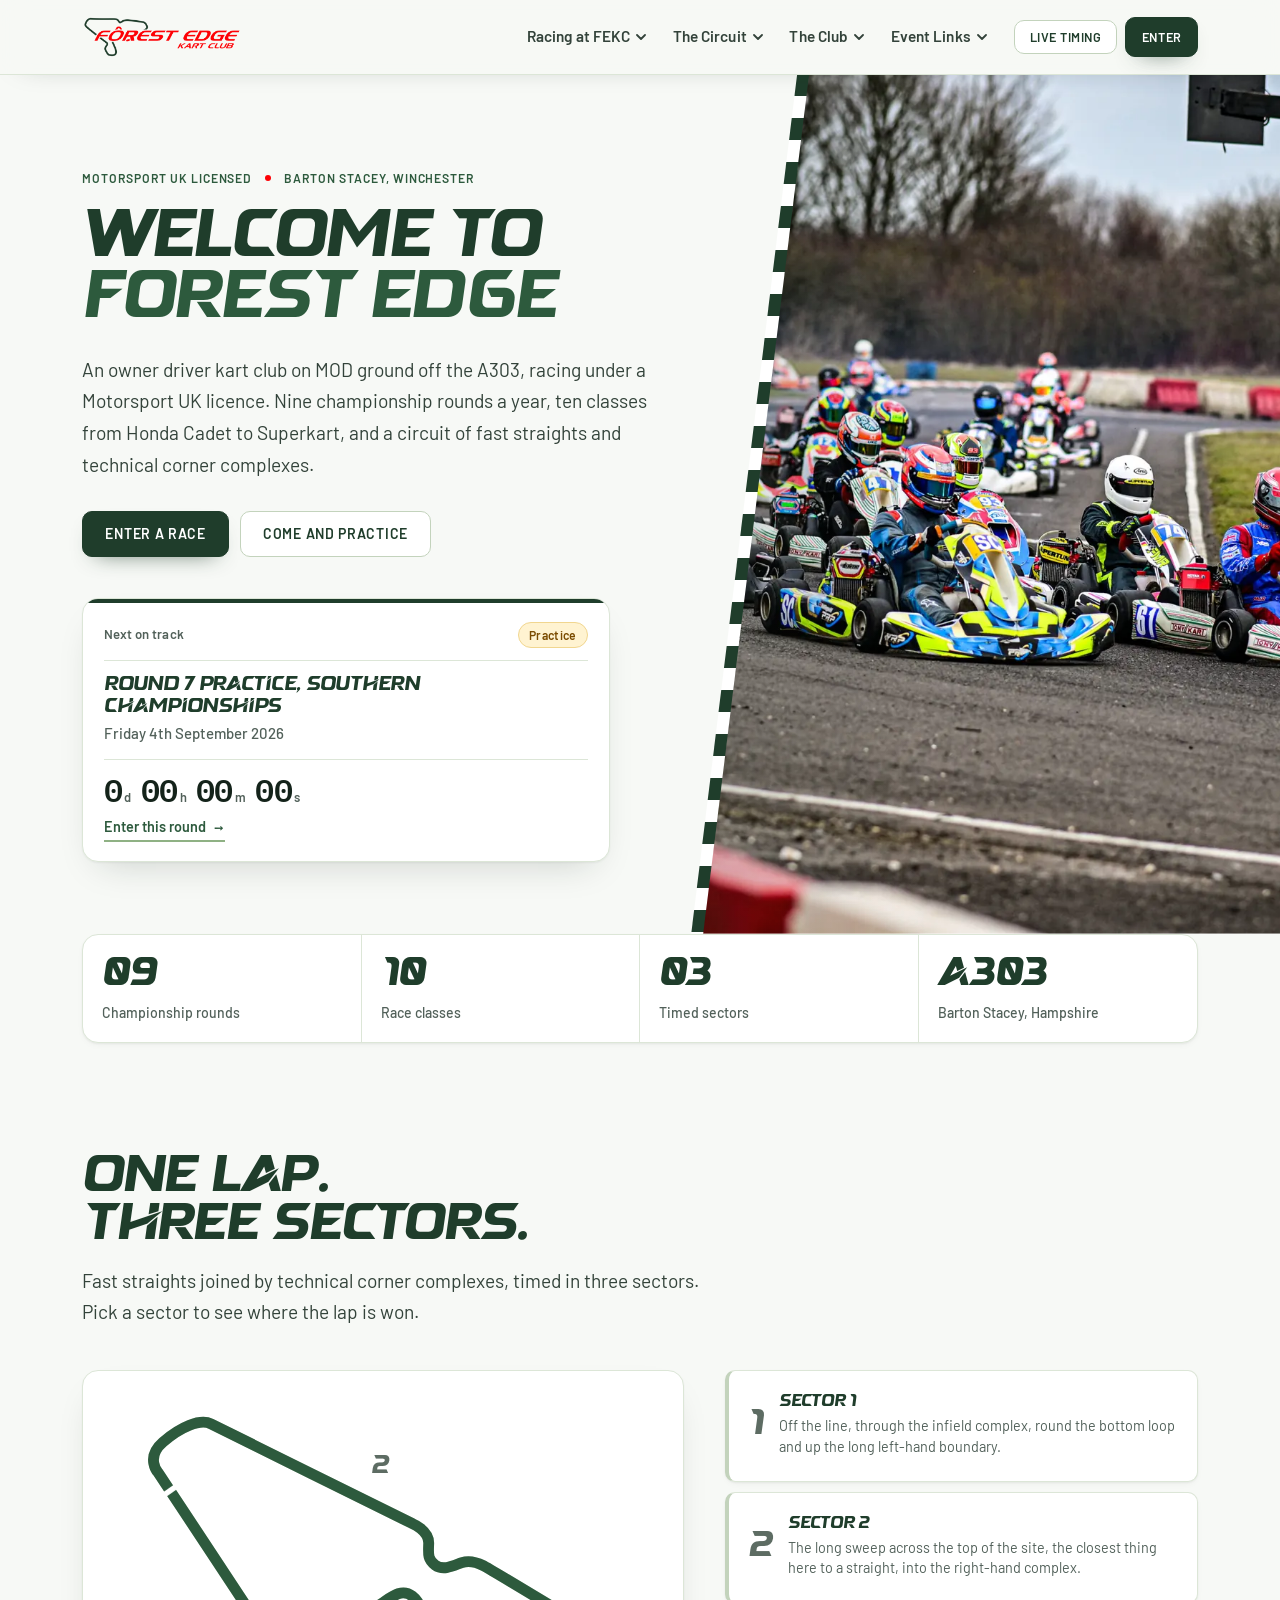
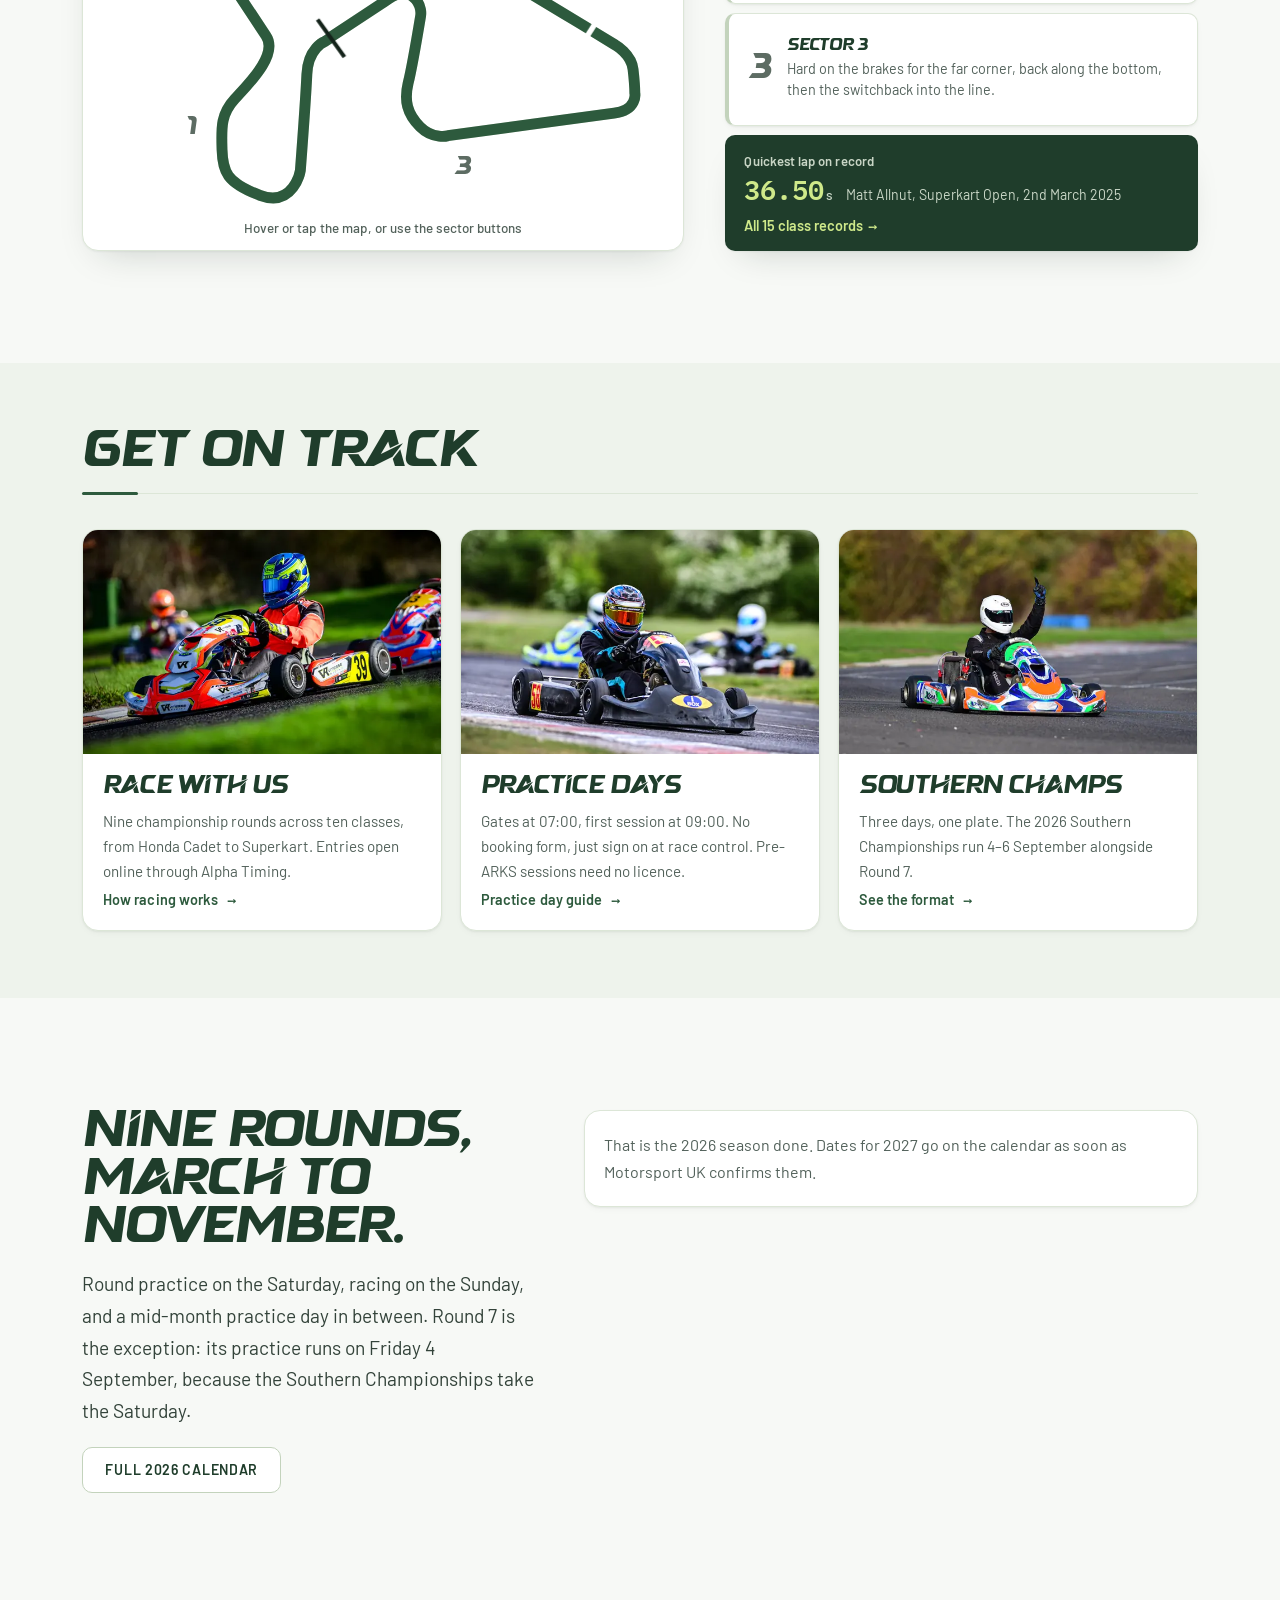
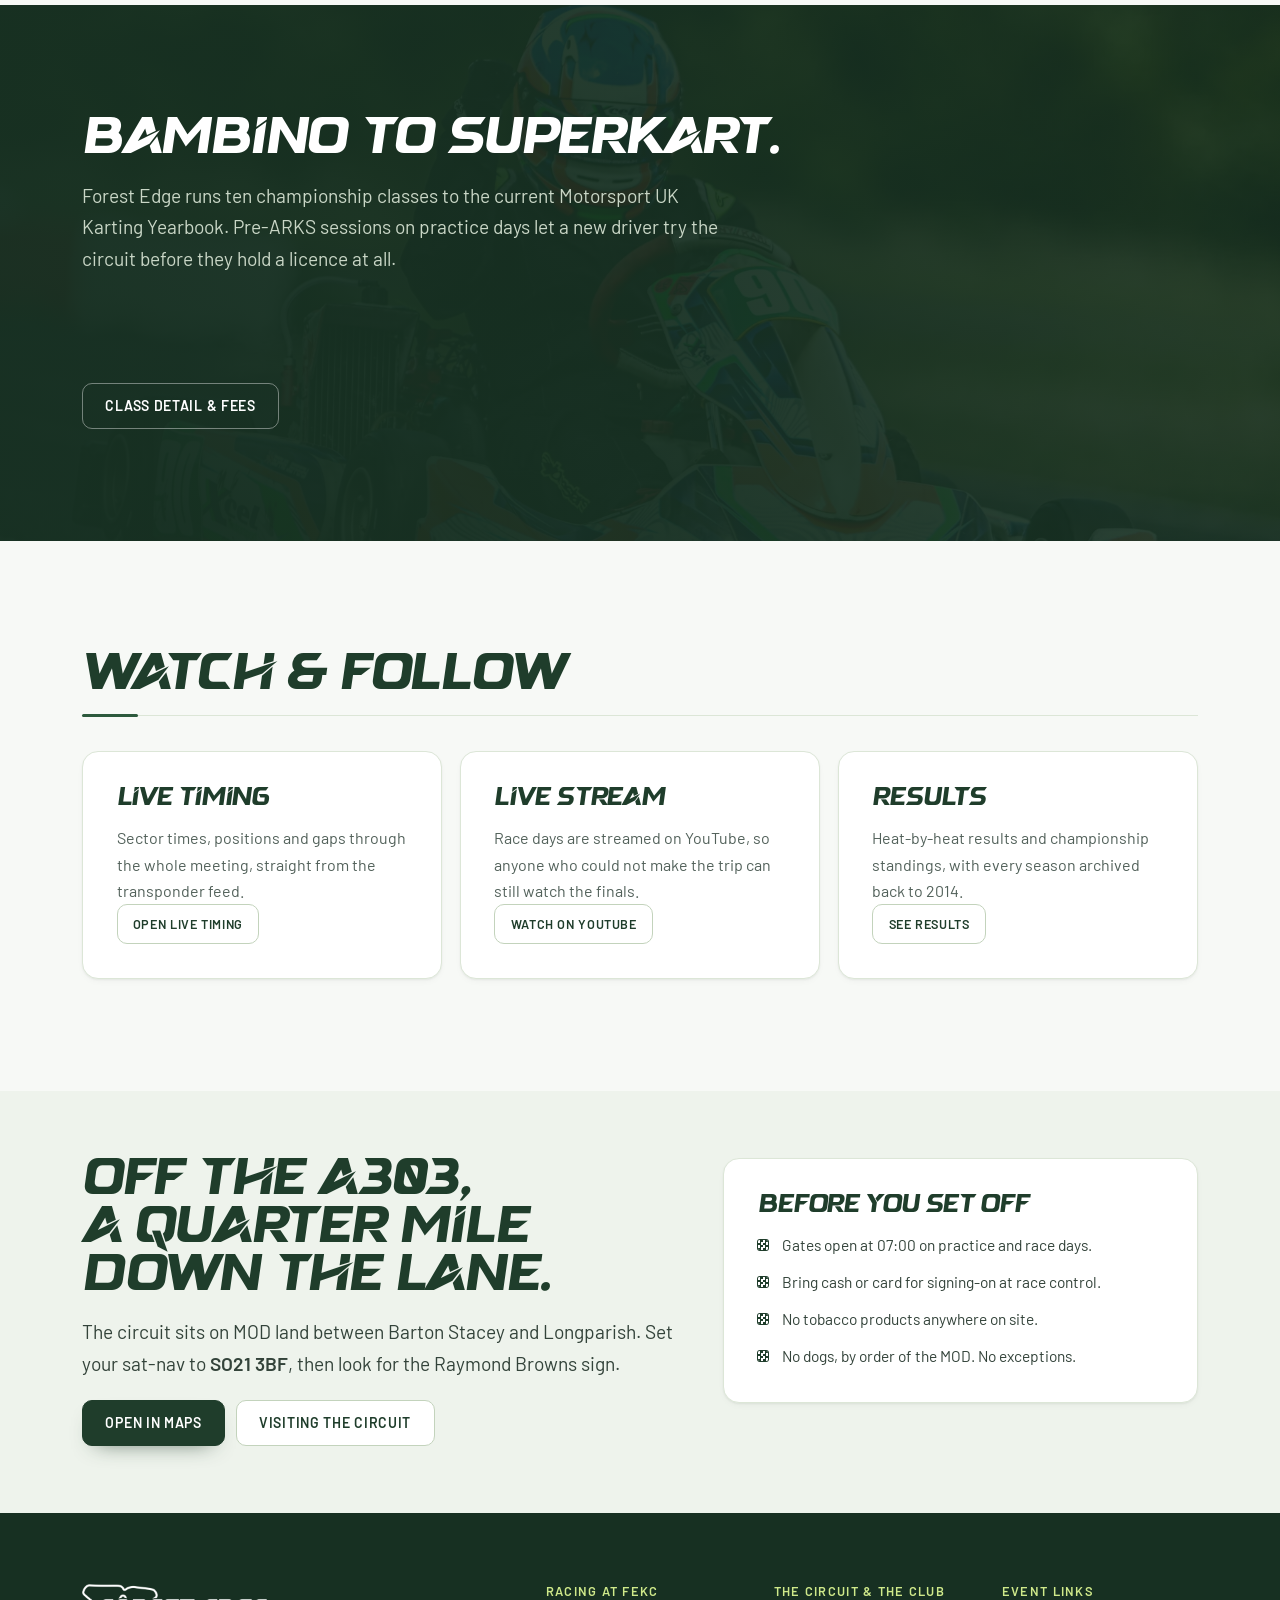
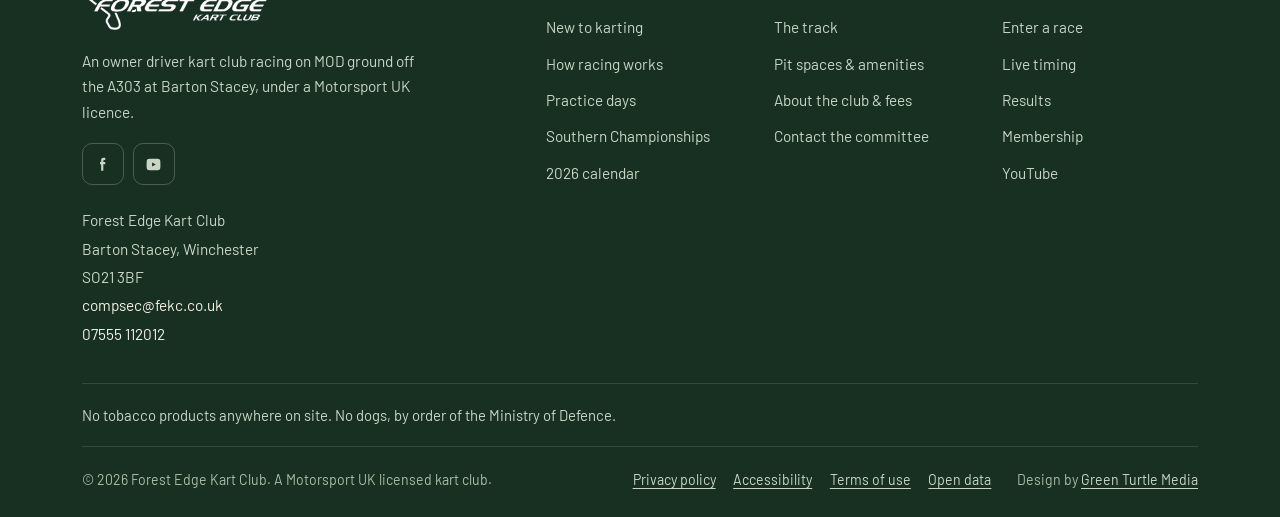
<file: index.html>
<!doctype html>
<html lang="en-GB">
<head>
<meta charset="utf-8">
<meta name="viewport" content="width=device-width,initial-scale=1">
<title>Forest Edge Kart Club | Motorsport UK kart racing near Winchester</title>
<meta name="description" content="Forest Edge Kart Club is a Motorsport UK licensed owner-driver kart club at Barton Stacey, Winchester. Nine championship rounds, ten classes, practice days and live timing.">
<meta name="theme-color" content="#f7f9f6">
<link rel="canonical" href="https://fekc.co.uk/">
<meta property="og:type" content="website">
<meta property="og:site_name" content="Forest Edge Kart Club">
<meta property="og:title" content="Forest Edge Kart Club | Motorsport UK kart racing near Winchester">
<meta property="og:description" content="Forest Edge Kart Club is a Motorsport UK licensed owner-driver kart club at Barton Stacey, Winchester. Nine championship rounds, ten classes, practice days and live timing.">
<meta property="og:image" content="https://fekc.co.uk/assets/img/hero-senior.jpg">
<meta name="twitter:card" content="summary_large_image">
<link rel="icon" href="assets/img/favicon.png" sizes="any" type="image/png">
<link rel="apple-touch-icon" href="assets/img/apple-touch-icon.png">
<link rel="manifest" href="site.webmanifest">
<meta name="apple-mobile-web-app-title" content="Forest Edge">
<link rel="preload" href="assets/fonts/barlow-normal-400-latin.woff2" as="font" type="font/woff2" crossorigin>
<link rel="preload" href="assets/fonts/barlow-normal-600-latin.woff2" as="font" type="font/woff2" crossorigin>
<link rel="preload" href="assets/fonts/semakin-regular.otf" as="font" type="font/otf" crossorigin>
<link rel="stylesheet" href="assets/css/fonts.css?v=20261021-4">
<script>document.documentElement.className+=" js";</script>
<link rel="stylesheet" href="assets/css/main.css?v=20261021-4">
<script type="application/ld+json">{"@context":"https://schema.org","@type":"SportsOrganization","@id":"https://fekc.co.uk/#club","name":"Forest Edge Kart Club","alternateName":"FEKC","url":"https://fekc.co.uk/","logo":"https://fekc.co.uk/assets/img/logo.png","image":"https://fekc.co.uk/assets/img/hero-senior.jpg","email":"compsec@fekc.co.uk","telephone":"+44 7555 112012","sport":"Kart racing","address":{"@type":"PostalAddress","streetAddress":"Barton Stacey","addressLocality":"Winchester","addressRegion":"Hampshire","postalCode":"SO21 3BF","addressCountry":"GB"},"sameAs":["https://www.youtube.com/@forestedgekartclub2026"]}</script><script type="application/ld+json">{"@context":"https://schema.org","@type":"SportsActivityLocation","@id":"https://fekc.co.uk/#circuit","name":"Forest Edge Kart Club circuit","description":"A Motorsport UK licensed kart circuit on Ministry of Defence ground at Barton Stacey, off the A303 between Winchester and Andover.","url":"https://fekc.co.uk/track.html","image":"https://fekc.co.uk/assets/img/rotax-177.jpg","telephone":"+44 7555 112012","address":{"@type":"PostalAddress","streetAddress":"Barton Stacey","addressLocality":"Winchester","addressRegion":"Hampshire","postalCode":"SO21 3BF","addressCountry":"GB"},"geo":{"@type":"GeoCoordinates","latitude":51.18031,"longitude":-1.36438},"isAccessibleForFree":false,"publicAccess":true,"parentOrganization":{"@id":"https://fekc.co.uk/#club"}}</script><script>window.FEKC_EVENTS=[{"iso": "2026-01-31", "name": "2025 Championship Awards Evening & Dinner Dance", "long": "Saturday 31st January 2026", "type": "Social", "kind": "social", "off": false}, {"iso": "2026-02-14", "name": "Pre-Season Practice", "long": "Saturday 14th February 2026", "type": "Practice", "kind": "practice", "off": false}, {"iso": "2026-02-28", "name": "Round 1 Practice", "long": "Saturday 28th February 2026", "type": "Practice", "kind": "practice", "off": false}, {"iso": "2026-03-01", "name": "Round 1 Race Day", "long": "Sunday 1st March 2026", "type": "Race day", "kind": "race", "off": false}, {"iso": "2026-03-14", "name": "Mid-Month Practice", "long": "Saturday 14th March 2026", "type": "Practice", "kind": "practice", "off": false}, {"iso": "2026-04-04", "name": "Round 2 Practice", "long": "Saturday 4th April 2026", "type": "Practice", "kind": "practice", "off": false}, {"iso": "2026-04-05", "name": "Round 2 Race Day", "long": "Sunday 5th April 2026", "type": "Race day", "kind": "race", "off": false}, {"iso": "2026-04-18", "name": "Mid-Month Practice", "long": "Saturday 18th April 2026", "type": "Practice", "kind": "practice", "off": false}, {"iso": "2026-05-02", "name": "Round 3 Practice", "long": "Saturday 2nd May 2026", "type": "Practice", "kind": "practice", "off": false}, {"iso": "2026-05-03", "name": "Round 3 Race Day", "long": "Sunday 3rd May 2026", "type": "Race day", "kind": "race", "off": false}, {"iso": "2026-05-16", "name": "Mid-Month Practice", "long": "Saturday 16th May 2026", "type": "Practice", "kind": "practice", "off": false}, {"iso": "2026-06-06", "name": "Round 4 Practice", "long": "Saturday 6th June 2026", "type": "Practice", "kind": "practice", "off": false}, {"iso": "2026-06-07", "name": "Round 4 Race Day", "long": "Sunday 7th June 2026", "type": "Race day", "kind": "race", "off": false}, {"iso": "2026-06-20", "name": "Mid-Month Practice", "long": "Saturday 20th June 2026", "type": "Practice", "kind": "practice", "off": false}, {"iso": "2026-07-04", "name": "Round 5 Practice", "long": "Saturday 4th July 2026", "type": "Practice", "kind": "practice", "off": false}, {"iso": "2026-07-05", "name": "Round 5 Race Day & NKF S4 250", "long": "Sunday 5th July 2026", "type": "Race day", "kind": "race", "off": false}, {"iso": "2026-07-18", "name": "Mid-Month Practice", "long": "Saturday 18th July 2026", "type": "Practice", "kind": "practice", "off": false}, {"iso": "2026-08-01", "name": "Round 6 Practice", "long": "Saturday 1st August 2026", "type": "Practice", "kind": "practice", "off": false}, {"iso": "2026-08-02", "name": "Round 6 Race Day & 210 Gearbox", "long": "Sunday 2nd August 2026", "type": "Race day", "kind": "race", "off": false}, {"iso": "2026-08-15", "name": "Mid-Month Practice", "long": "Saturday 15th August 2026", "type": "Cancelled: track repairs", "kind": "practice", "off": true}, {"iso": "2026-09-04", "name": "Round 7 Practice, Southern Championships", "long": "Friday 4th September 2026", "type": "Practice", "kind": "practice", "off": false}, {"iso": "2026-09-05", "name": "Southern Championships", "long": "Saturday 5th September 2026", "type": "Championship", "kind": "race", "off": false}, {"iso": "2026-09-06", "name": "Round 7 Race Day", "long": "Sunday 6th September 2026", "type": "Race day", "kind": "race", "off": false}, {"iso": "2026-09-19", "name": "Mid-Month Practice", "long": "Saturday 19th September 2026", "type": "Practice", "kind": "practice", "off": false}, {"iso": "2026-10-03", "name": "Round 8 Practice", "long": "Saturday 3rd October 2026", "type": "Practice", "kind": "practice", "off": false}, {"iso": "2026-10-04", "name": "Round 8 Race Day & FP4", "long": "Sunday 4th October 2026", "type": "Race day", "kind": "race", "off": false}, {"iso": "2026-10-17", "name": "Mid-Month Practice", "long": "Saturday 17th October 2026", "type": "Practice", "kind": "practice", "off": false}, {"iso": "2026-10-31", "name": "Round 9 Practice", "long": "Saturday 31st October 2026", "type": "Practice", "kind": "practice", "off": false}, {"iso": "2026-11-01", "name": "Round 9 Race Day", "long": "Sunday 1st November 2026", "type": "Race day", "kind": "race", "off": false}];</script></head>
<body>
<div class="notice" data-notice hidden><div class="wrap"><p><strong data-notice-title></strong> <span data-notice-body></span></p></div></div><a class="skip" href="#main">Skip to content</a><header class="hdr"><div class="hdr__in"><a class="brand" href="index.html" aria-label="Forest Edge Kart Club, home"><img src="assets/img/logo-light.png" alt="Forest Edge Kart Club" width="1100" height="303"></a><nav class="nav" aria-label="Primary"><div class="nav__i"><button class="nav__t" type="button" aria-expanded="false" aria-controls="nvg1">Racing at FEKC<svg class="nav__c" viewBox="0 0 10 6" aria-hidden="true" focusable="false"><path d="M1 1l4 4 4-4"/></svg></button><div class="nav__p" id="nvg1"><a href="start.html">New to karting</a><a href="racing.html">How racing works</a><a href="practice.html">Practice days</a><a href="southern-championships.html">Southern Championships</a><a href="calendar.html">2026 calendar</a></div></div><div class="nav__i"><button class="nav__t" type="button" aria-expanded="false" aria-controls="nvg2">The Circuit<svg class="nav__c" viewBox="0 0 10 6" aria-hidden="true" focusable="false"><path d="M1 1l4 4 4-4"/></svg></button><div class="nav__p" id="nvg2"><a href="track.html">The track</a><a href="visiting.html">Pit spaces &amp; amenities</a></div></div><div class="nav__i"><button class="nav__t" type="button" aria-expanded="false" aria-controls="nvg3">The Club<svg class="nav__c" viewBox="0 0 10 6" aria-hidden="true" focusable="false"><path d="M1 1l4 4 4-4"/></svg></button><div class="nav__p" id="nvg3"><a href="club.html">About the club &amp; fees</a><a href="contact.html">Contact the committee</a></div></div><div class="nav__i"><button class="nav__t" type="button" aria-expanded="false" aria-controls="nvg4">Event Links<svg class="nav__c" viewBox="0 0 10 6" aria-hidden="true" focusable="false"><path d="M1 1l4 4 4-4"/></svg></button><div class="nav__p" id="nvg4"><a href="https://fekc.alphatiming.co.uk/" target="_blank" rel="noopener">Enter a race</a><a href="https://fekc.alphatiming.co.uk/entrylist" target="_blank" rel="noopener">Entry list</a><a href="https://live.alphatiming.co.uk/fekc" target="_blank" rel="noopener">Live timing</a><a href="https://results.alphatiming.co.uk/fekc/" target="_blank" rel="noopener">Results</a><a href="https://fekc.alphatiming.co.uk/users/sign_in" target="_blank" rel="noopener">Membership</a><a href="https://www.youtube.com/@forestedgekartclub2026/streams" target="_blank" rel="noopener">Watch on YouTube</a></div></div></nav><div class="hdr__cta"><a class="live" href="https://live.alphatiming.co.uk/fekc" target="_blank" rel="noopener" data-live><i aria-hidden="true"></i><span data-live-text>Live timing</span></a><a class="btn btn--red btn--sm" href="https://fekc.alphatiming.co.uk/" target="_blank" rel="noopener">Enter</a><button class="burger" type="button" aria-expanded="false" aria-controls="menu" aria-label="Open menu"><span></span><span></span><span></span></button></div></div></header><div class="menu" id="menu" aria-hidden="true"><div class="menu__in"><div class="menu__grp"><span class="lab">Racing at FEKC</span><a class="menu__l" href="start.html">New to karting</a><a class="menu__l" href="racing.html">How racing works</a><a class="menu__l" href="practice.html">Practice days</a><a class="menu__l" href="southern-championships.html">Southern Championships</a><a class="menu__l" href="calendar.html">2026 calendar</a></div><div class="menu__grp"><span class="lab">The Circuit</span><a class="menu__l" href="track.html">The track</a><a class="menu__l" href="visiting.html">Pit spaces &amp; amenities</a></div><div class="menu__grp"><span class="lab">The Club</span><a class="menu__l" href="club.html">About the club &amp; fees</a><a class="menu__l" href="contact.html">Contact the committee</a></div><div class="menu__grp"><span class="lab">Event Links</span><a class="menu__l" href="https://fekc.alphatiming.co.uk/" target="_blank" rel="noopener">Enter a race</a><a class="menu__l" href="https://fekc.alphatiming.co.uk/entrylist" target="_blank" rel="noopener">Entry list</a><a class="menu__l" href="https://live.alphatiming.co.uk/fekc" target="_blank" rel="noopener">Live timing</a><a class="menu__l" href="https://results.alphatiming.co.uk/fekc/" target="_blank" rel="noopener">Results</a><a class="menu__l" href="https://fekc.alphatiming.co.uk/users/sign_in" target="_blank" rel="noopener">Membership</a><a class="menu__l" href="https://www.youtube.com/@forestedgekartclub2026/streams" target="_blank" rel="noopener">Watch on YouTube</a></div><div class="menu__foot"><a class="btn btn--red btn--full" href="https://fekc.alphatiming.co.uk/" target="_blank" rel="noopener">Enter a race</a><a class="btn btn--ghost btn--full" href="tel:+447555112012">Call 07555 112012</a></div></div></div>
<main id="main">
<section class="hero"><div class="hero__bg"><picture><source type="image/webp" sizes="100vw" srcset="assets/img/hero-senior-640.webp 640w, assets/img/hero-senior-1100.webp 1100w, assets/img/hero-senior-1800.webp 1800w"><img src="assets/img/hero-senior.jpg" alt="A pack of senior karts running side by side at Forest Edge" width="1400" height="933" loading="eager" decoding="async"></picture></div><div class="wrap"><div class="hero__in"><div class="hero__eyebrow"><span class="lab">Motorsport UK licensed</span><span class="dot" aria-hidden="true"></span><span class="lab">Barton Stacey, Winchester</span></div><h1 class="d">Welcome to<br><em>Forest Edge</em></h1><p class="lead">An owner driver kart club on MOD ground off the A303, racing under a Motorsport UK licence. Nine championship rounds a year, ten classes from Honda Cadet to Superkart, and a circuit of fast straights and technical corner complexes.</p><div class="btns"><a class="btn btn--red" href="https://fekc.alphatiming.co.uk/" target="_blank" rel="noopener">Enter a race</a><a class="btn btn--ghost" href="practice.html">Come and practice</a></div><div class="board" data-countdown><div class="board__top"><span class="lab">Next on track</span><span class="board__tag" data-ev-tag>Practice</span></div><p class="board__ev" data-ev-name>Round 7 Practice, Southern Championships</p><p class="board__date" data-ev-date>Friday 4th September 2026</p><div class="board__foot" data-cd-wrap hidden><p class="board__cd" aria-live="off" aria-label="Time remaining until the next event"><span data-unit="days">0</span><i>d</i><span data-unit="hours">00</span><i>h</i><span data-unit="mins">00</span><i>m</i><span data-unit="secs">00</span><i>s</i></p></div><a class="board__go" href="https://fekc.alphatiming.co.uk/" target="_blank" rel="noopener">Enter this round <span aria-hidden="true">&rarr;</span></a></div></div></div></section><div class="wrap"><div class="rail"><div><b>09</b><span>Championship rounds</span></div><div><b>10</b><span>Race classes</span></div><div><b>03</b><span>Timed sectors</span></div><div><b>A303</b><span>Barton Stacey, Hampshire</span></div></div></div><section class="sec" id="circuit"><div class="wrap"><div class="hd"><h2 class="d">One lap.<br>Three sectors.</h2><p class="lead">Fast straights joined by technical corner complexes, timed in three sectors. Pick a sector to see where the lap is won.</p></div><div class="circuit"><figure class="circuit__fig"><svg viewBox="0 39 400 302" role="img" aria-labelledby="trk-t trk-d"><title id="trk-t">Map of the Forest Edge circuit</title><desc id="trk-d">The Forest Edge lap as a closed loop, split into three timed sectors numbered one to three, with the start and finish line marked across the infield section.</desc><path class="trk-base" d="M161.3,214.4c-2.7,1.8-4.4,2.9-4.4,2.9s-12.3,4.8-13.1,24.1c-0.9,19.3-4.8,70.9-4.8,70.9s-4.8,27.6-29.8,18.4c-24.9-9.2-27.6-17.9-28-33.7c-0.4-15.8-1.3-25.8,9.6-37.6c10.9-11.8,32-32.8,22.8-46.4L42.9,105.9M42.9,105.9L34,92.5c0,0-9.6-10.9,3.5-22.3c13.1-11.4,27.6-17.5,35.5-13.6c7.9,3.9,148.4,73.5,148.4,73.5s12.7,5,12.3,14.9c-0.3,8-0.8,11.6,4.8,15.8c6.3,4.6,14.4,0,19.7-1.8c5.3-1.8,9.6-0.9,15.8,2.2c4.4,2.2,52.6,31.4,79.6,47.7M353.4,208.9c10.7,6.5,18,10.9,18,10.9s11.8,6.6,13.1,17.9c1.3,11.4,1.3,17.5,1.3,17.5s2.2,12.7-15.3,14.9c-17.5,2.2-122.6,16.6-122.6,16.6s-10.9,3.1-20.6-6.6c-9.6-9.6-11.8-19.3-8.8-32c3.1-12.7,9.2-49.5,9.2-49.5s1.8-8.8-6.1-14.9c-7.9-6.1-15.8,0.9-22.3,5.3c-5.1,3.4-28.3,18.7-38.1,25.1"/><path class="trk-sec drawable" data-s="1" d="M161.3,214.4c-2.7,1.8-4.4,2.9-4.4,2.9s-12.3,4.8-13.1,24.1c-0.9,19.3-4.8,70.9-4.8,70.9s-4.8,27.6-29.8,18.4c-24.9-9.2-27.6-17.9-28-33.7c-0.4-15.8-1.3-25.8,9.6-37.6c10.9-11.8,32-32.8,22.8-46.4L42.9,105.9"/><path class="trk-sec drawable draw--2" data-s="2" d="M42.9,105.9L34,92.5c0,0-9.6-10.9,3.5-22.3c13.1-11.4,27.6-17.5,35.5-13.6c7.9,3.9,148.4,73.5,148.4,73.5s12.7,5,12.3,14.9c-0.3,8-0.8,11.6,4.8,15.8c6.3,4.6,14.4,0,19.7-1.8c5.3-1.8,9.6-0.9,15.8,2.2c4.4,2.2,52.6,31.4,79.6,47.7"/><path class="trk-sec drawable draw--3" data-s="3" d="M353.4,208.9c10.7,6.5,18,10.9,18,10.9s11.8,6.6,13.1,17.9c1.3,11.4,1.3,17.5,1.3,17.5s2.2,12.7-15.3,14.9c-17.5,2.2-122.6,16.6-122.6,16.6s-10.9,3.1-20.6-6.6c-9.6-9.6-11.8-19.3-8.8-32c3.1-12.7,9.2-49.5,9.2-49.5s1.8-8.8-6.1-14.9c-7.9-6.1-15.8,0.9-22.3,5.3c-5.1,3.4-28.3,18.7-38.1,25.1"/><line class="trk-tick" x1="55.5" y1="97.1" x2="30.2" y2="114.7"/><line class="trk-tick" x1="361.7" y1="195.8" x2="345.2" y2="221.7"/><text class="secn" data-s="1" x="58.2" y="280.6" text-anchor="middle" dominant-baseline="central">1</text><text class="secn" data-s="2" x="197.8" y="88.3" text-anchor="middle" dominant-baseline="central">2</text><text class="secn" data-s="3" x="258.8" y="310.4" text-anchor="middle" dominant-baseline="central">3</text><line class="trk-sf" x1="151.7" y1="200.9" x2="171.5" y2="228.6"/><path class="trk-hit" data-s="1" d="M161.3,214.4c-2.7,1.8-4.4,2.9-4.4,2.9s-12.3,4.8-13.1,24.1c-0.9,19.3-4.8,70.9-4.8,70.9s-4.8,27.6-29.8,18.4c-24.9-9.2-27.6-17.9-28-33.7c-0.4-15.8-1.3-25.8,9.6-37.6c10.9-11.8,32-32.8,22.8-46.4L42.9,105.9"><title>Sector 1</title></path><path class="trk-hit" data-s="2" d="M42.9,105.9L34,92.5c0,0-9.6-10.9,3.5-22.3c13.1-11.4,27.6-17.5,35.5-13.6c7.9,3.9,148.4,73.5,148.4,73.5s12.7,5,12.3,14.9c-0.3,8-0.8,11.6,4.8,15.8c6.3,4.6,14.4,0,19.7-1.8c5.3-1.8,9.6-0.9,15.8,2.2c4.4,2.2,52.6,31.4,79.6,47.7"><title>Sector 2</title></path><path class="trk-hit" data-s="3" d="M353.4,208.9c10.7,6.5,18,10.9,18,10.9s11.8,6.6,13.1,17.9c1.3,11.4,1.3,17.5,1.3,17.5s2.2,12.7-15.3,14.9c-17.5,2.2-122.6,16.6-122.6,16.6s-10.9,3.1-20.6-6.6c-9.6-9.6-11.8-19.3-8.8-32c3.1-12.7,9.2-49.5,9.2-49.5s1.8-8.8-6.1-14.9c-7.9-6.1-15.8,0.9-22.3,5.3c-5.1,3.4-28.3,18.7-38.1,25.1"><title>Sector 3</title></path></svg><figcaption class="circuit__cap">Hover or tap the map, or use the sector buttons</figcaption></figure><div class="secs"><button class="secbtn" type="button" data-s="1" aria-pressed="false"><span class="secbtn__n">1</span><span class="secbtn__b"><strong>Sector 1</strong><span>Off the line, through the infield complex, round the bottom loop and up the long left-hand boundary.</span></span></button><button class="secbtn" type="button" data-s="2" aria-pressed="false"><span class="secbtn__n">2</span><span class="secbtn__b"><strong>Sector 2</strong><span>The long sweep across the top of the site, the closest thing here to a straight, into the right-hand complex.</span></span></button><button class="secbtn" type="button" data-s="3" aria-pressed="false"><span class="secbtn__n">3</span><span class="secbtn__b"><strong>Sector 3</strong><span>Hard on the brakes for the far corner, back along the bottom, then the switchback into the line.</span></span></button><div class="recbar"><span class="lab">Quickest lap on record</span><span class="recbar__t">36.50<i>s</i></span><span class="recbar__w">Matt Allnut, Superkart Open, 2nd March 2025</span><a class="recbar__l" href="track.html#records">All 15 class records <span aria-hidden="true">&rarr;</span></a></div></div></div></div></section><section class="sec sec--tight"><div class="wrap"><h2 class="d shd shd--rule">Get on track</h2><div class="cards cards--3 rv"><a class="card" href="racing.html"><span class="card__img"><picture><source type="image/webp" sizes="(min-width:900px) 33vw, 100vw" srcset="assets/img/rotax-inter-640.webp 640w, assets/img/rotax-inter-1100.webp 1100w, assets/img/rotax-inter-1800.webp 1800w"><img src="assets/img/rotax-inter.jpg" alt="Two Rotax Inter karts fighting for position" width="1400" height="933" loading="lazy" decoding="async"></picture></span><span class="card__b"><h3 class="d">Race with us</h3><p>Nine championship rounds across ten classes, from Honda Cadet to Superkart. Entries open online through Alpha Timing.</p><span class="card__go">How racing works <span aria-hidden="true">&rarr;</span></span></span></a><a class="card" href="practice.html"><span class="card__img"><picture><source type="image/webp" sizes="(min-width:900px) 33vw, 100vw" srcset="assets/img/honda-cadet-640.webp 640w, assets/img/honda-cadet-1100.webp 1100w, assets/img/honda-cadet-1800.webp 1800w"><img src="assets/img/honda-cadet.jpg" alt="A Honda Cadet kart on a damp circuit" width="1400" height="933" loading="lazy" decoding="async"></picture></span><span class="card__b"><h3 class="d">Practice days</h3><p>Gates at 07:00, first session at 09:00. No booking form, just sign on at race control. Pre-ARKS sessions need no licence.</p><span class="card__go">Practice day guide <span aria-hidden="true">&rarr;</span></span></span></a><a class="card" href="southern-championships.html"><span class="card__img"><picture><source type="image/webp" sizes="(min-width:900px) 33vw, 100vw" srcset="assets/img/senior-dusk-640.webp 640w, assets/img/senior-dusk-1100.webp 1100w, assets/img/senior-dusk-1800.webp 1800w"><img src="assets/img/senior-dusk.jpg" alt="A driver raising a finger after taking the win" width="1400" height="933" loading="lazy" decoding="async"></picture></span><span class="card__b"><h3 class="d">Southern Champs</h3><p>Three days, one plate. The 2026 Southern Championships run 4&ndash;6 September alongside Round 7.</p><span class="card__go">See the format <span aria-hidden="true">&rarr;</span></span></span></a></div></div></section><section class="sec"><div class="wrap"><div class="split split--n"><div class="hd" style="margin:0"><h2 class="d">Nine rounds,<br>March to November.</h2><p class="lead">Round practice on the Saturday, racing on the Sunday, and a mid-month practice day in between. Round 7 is the exception: its practice runs on Friday 4 September, because the Southern Championships take the Saturday.</p><div class="btns" style="margin-top:.4rem"><a class="btn btn--ghost" href="calendar.html">Full 2026 calendar</a></div></div><div class="homecal" data-cal><div class="ev" data-iso="2026-10-31" data-kind="practice"><span class="ev__d">SAT<br>31 OCT</span><span class="ev__n">Round 9 Practice</span><span class="ev__t">Practice</span></div><div class="ev ev--race" data-iso="2026-11-01" data-kind="race"><span class="ev__d">SUN<br>01 NOV</span><span class="ev__n">Round 9 Race Day</span><span class="ev__t">Race day</span></div></div></div></div></section><section class="sec band"><div class="band__bg"><picture><source type="image/webp" sizes="100vw" srcset="assets/img/pack-177-640.webp 640w, assets/img/pack-177-1100.webp 1100w, assets/img/pack-177-1800.webp 1800w"><img src="assets/img/pack-177.jpg" alt="" aria-hidden="true" width="1400" height="933" loading="lazy" decoding="async"></picture></div><div class="wrap"><div class="hd"><h2 class="d">Bambino to Superkart.</h2><p class="lead">Forest Edge runs ten championship classes to the current Motorsport UK Karting Yearbook. Pre-ARKS sessions on practice days let a new driver try the circuit before they hold a licence at all.</p></div><ul class="chips chips--red rv"><li>Honda Cadet</li><li>Rotax Cadet</li><li>Rotax Inter</li><li>Junior Rotax</li><li>Senior Rotax</li><li>177 Rotax</li><li>177 Masters</li><li>KZ2</li><li>Superkart</li><li>250 Mono</li></ul><div class="btns" style="margin-top:1.8rem"><a class="btn btn--ghost" href="racing.html#classes">Class detail &amp; fees</a></div></div></section><section class="sec"><div class="wrap"><h2 class="d shd shd--rule">Watch &amp; follow</h2><div class="grid3 rv"><div class="panel panel--tall"><h3 class="d">Live timing</h3><p class="mute">Sector times, positions and gaps through the whole meeting, straight from the transponder feed.</p><a class="btn btn--ghost btn--sm" href="https://live.alphatiming.co.uk/fekc" target="_blank" rel="noopener">Open live timing</a></div><div class="panel panel--tall"><h3 class="d">Live stream</h3><p class="mute">Race days are streamed on YouTube, so anyone who could not make the trip can still watch the finals.</p><a class="btn btn--ghost btn--sm" href="https://www.youtube.com/@forestedgekartclub2026/streams" target="_blank" rel="noopener">Watch on YouTube</a></div><div class="panel panel--tall"><h3 class="d">Results</h3><p class="mute">Heat-by-heat results and championship standings, with every season archived back to 2014.</p><a class="btn btn--ghost btn--sm" href="https://results.alphatiming.co.uk/fekc/" target="_blank" rel="noopener">See results</a></div></div></div></section><section class="sec sec--tight"><div class="wrap"><div class="split split--w rv"><div class="hd" style="margin:0"><h2 class="d">Off the A303,<br>a quarter mile down the lane.</h2><p class="lead">The circuit sits on MOD land between Barton Stacey and Longparish. Set your sat-nav to <strong>SO21&nbsp;3BF</strong>, then look for the Raymond Browns sign.</p><div class="btns" style="margin-top:.4rem"><a class="btn btn--red" href="https://www.google.com/maps/search/?api=1&amp;query=51.18031,-1.36438" target="_blank" rel="noopener">Open in Maps</a><a class="btn btn--ghost" href="visiting.html">Visiting the circuit</a></div></div><div class="panel"><h3 class="d">Before you set off</h3><ul class="bul" style="margin-top:.9rem"><li>Gates open at 07:00 on practice and race days.</li><li>Bring cash or card for signing-on at race control.</li><li>No tobacco products anywhere on site.</li><li>No dogs, by order of the MOD. No exceptions.</li></ul></div></div></div></section>
</main>
<footer class="ft"><div class="wrap"><div class="ft__top"><div class="ft__brand"><picture><source type="image/webp" srcset="assets/img/logo-white.webp"><img src="assets/img/logo-white.png" alt="Forest Edge Kart Club" width="1100" height="274" loading="lazy"></picture><p>An owner driver kart club racing on MOD ground off the A303 at Barton Stacey, under a Motorsport UK licence.</p><ul class="social"><li><a href="https://www.facebook.com/ForestEdgeKarting/" target="_blank" rel="noopener" aria-label="Forest Edge Kart Club on Facebook"><svg viewBox="0 0 24 24" aria-hidden="true" focusable="false"><path d="M14 9h-2.2V7.6c0-.6.4-.8.7-.8H14V4.4h-2c-2.2 0-2.7 1.7-2.7 2.7V9H8v2.6h1.3V19h2.5v-7.4H14z"/></svg></a></li><li><a href="https://www.youtube.com/@forestedgekartclub2026" target="_blank" rel="noopener" aria-label="Forest Edge Kart Club on YouTube"><svg viewBox="0 0 24 24" aria-hidden="true" focusable="false"><path d="M19.6 7.2a2 2 0 0 0-1.4-1.4C17 5.5 12 5.5 12 5.5s-5 0-6.2.3A2 2 0 0 0 4.4 7.2 21 21 0 0 0 4.1 12a21 21 0 0 0 .3 4.8 2 2 0 0 0 1.4 1.4c1.2.3 6.2.3 6.2.3s5 0 6.2-.3a2 2 0 0 0 1.4-1.4 21 21 0 0 0 .3-4.8 21 21 0 0 0-.3-4.8zM10.4 14.4V9.6l4.2 2.4z"/></svg></a></li></ul><address class="ft__addr">Forest Edge Kart Club<br>Barton Stacey, Winchester<br>SO21 3BF<br><a href="mailto:compsec@fekc.co.uk">compsec@fekc.co.uk</a><br><a href="tel:+447555112012">07555 112012</a></address></div><div class="ft__cols"><div class="ft__col"><h2 class="ft__h">Racing at FEKC</h2><ul><li><a href="start.html">New to karting</a></li><li><a href="racing.html">How racing works</a></li><li><a href="practice.html">Practice days</a></li><li><a href="southern-championships.html">Southern Championships</a></li><li><a href="calendar.html">2026 calendar</a></li></ul></div><div class="ft__col"><h2 class="ft__h">The Circuit &amp; The Club</h2><ul><li><a href="track.html">The track</a></li><li><a href="visiting.html">Pit spaces &amp; amenities</a></li><li><a href="club.html">About the club &amp; fees</a></li><li><a href="contact.html">Contact the committee</a></li></ul></div><div class="ft__col"><h2 class="ft__h">Event Links</h2><ul><li><a href="https://fekc.alphatiming.co.uk/" target="_blank" rel="noopener">Enter a race</a></li><li><a href="https://live.alphatiming.co.uk/fekc" target="_blank" rel="noopener">Live timing</a></li><li><a href="https://results.alphatiming.co.uk/fekc/" target="_blank" rel="noopener">Results</a></li><li><a href="https://fekc.alphatiming.co.uk/users/sign_in" target="_blank" rel="noopener">Membership</a></li><li><a href="https://www.youtube.com/@forestedgekartclub2026/streams" target="_blank" rel="noopener">YouTube</a></li></ul></div></div></div><p class="ft__rules">No tobacco products anywhere on site. No dogs, by order of the Ministry of Defence.</p><div class="ft__bot"><p>&copy; 2026 Forest Edge Kart Club. A Motorsport UK licensed kart club.</p><p class="ft__legal"><a href="privacy.html">Privacy policy</a><a href="accessibility.html">Accessibility</a><a href="terms.html">Terms of use</a><a href="data.html">Open data</a></p><p class="ft__by">Design by <a href="https://greenturtle.media" target="_blank" rel="noopener">Green Turtle Media</a></p></div></div></footer>
<script src="assets/js/main.js?v=20261021-4" defer></script>
</body>
</html>
</file>
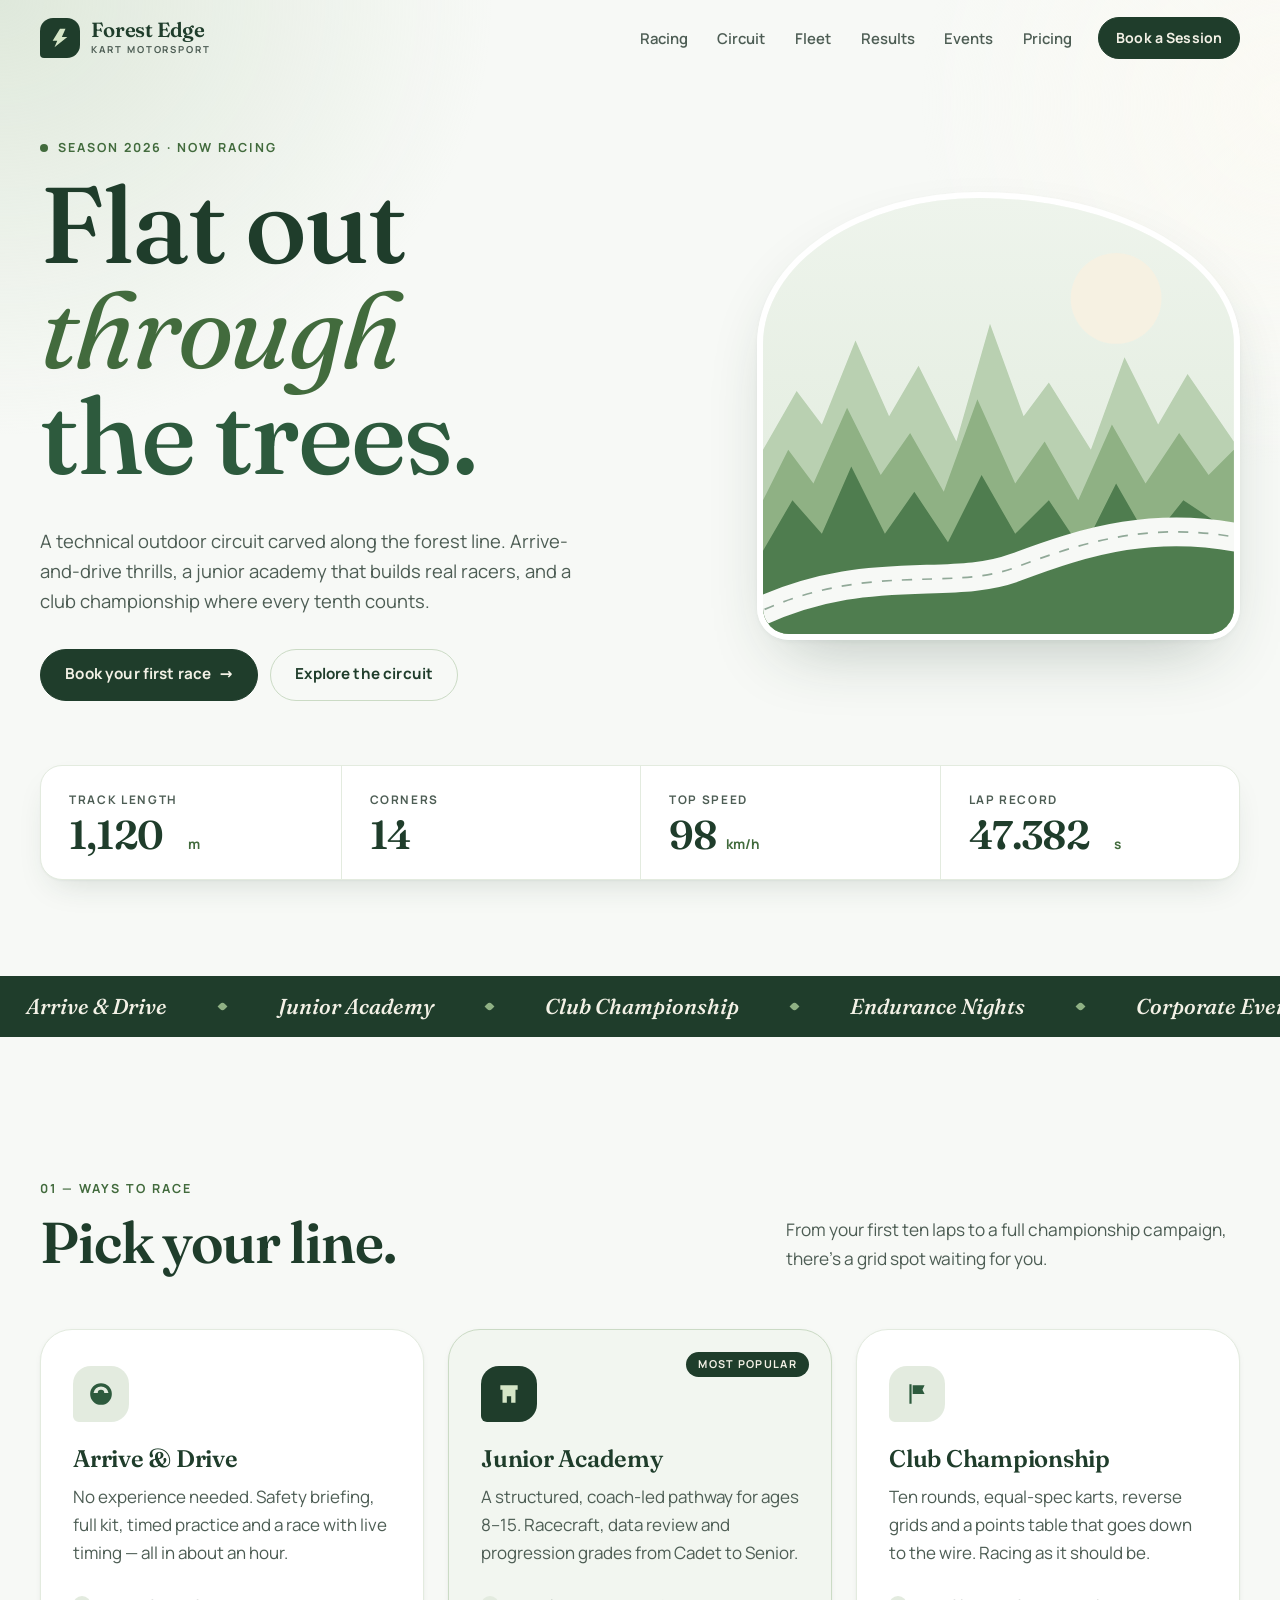
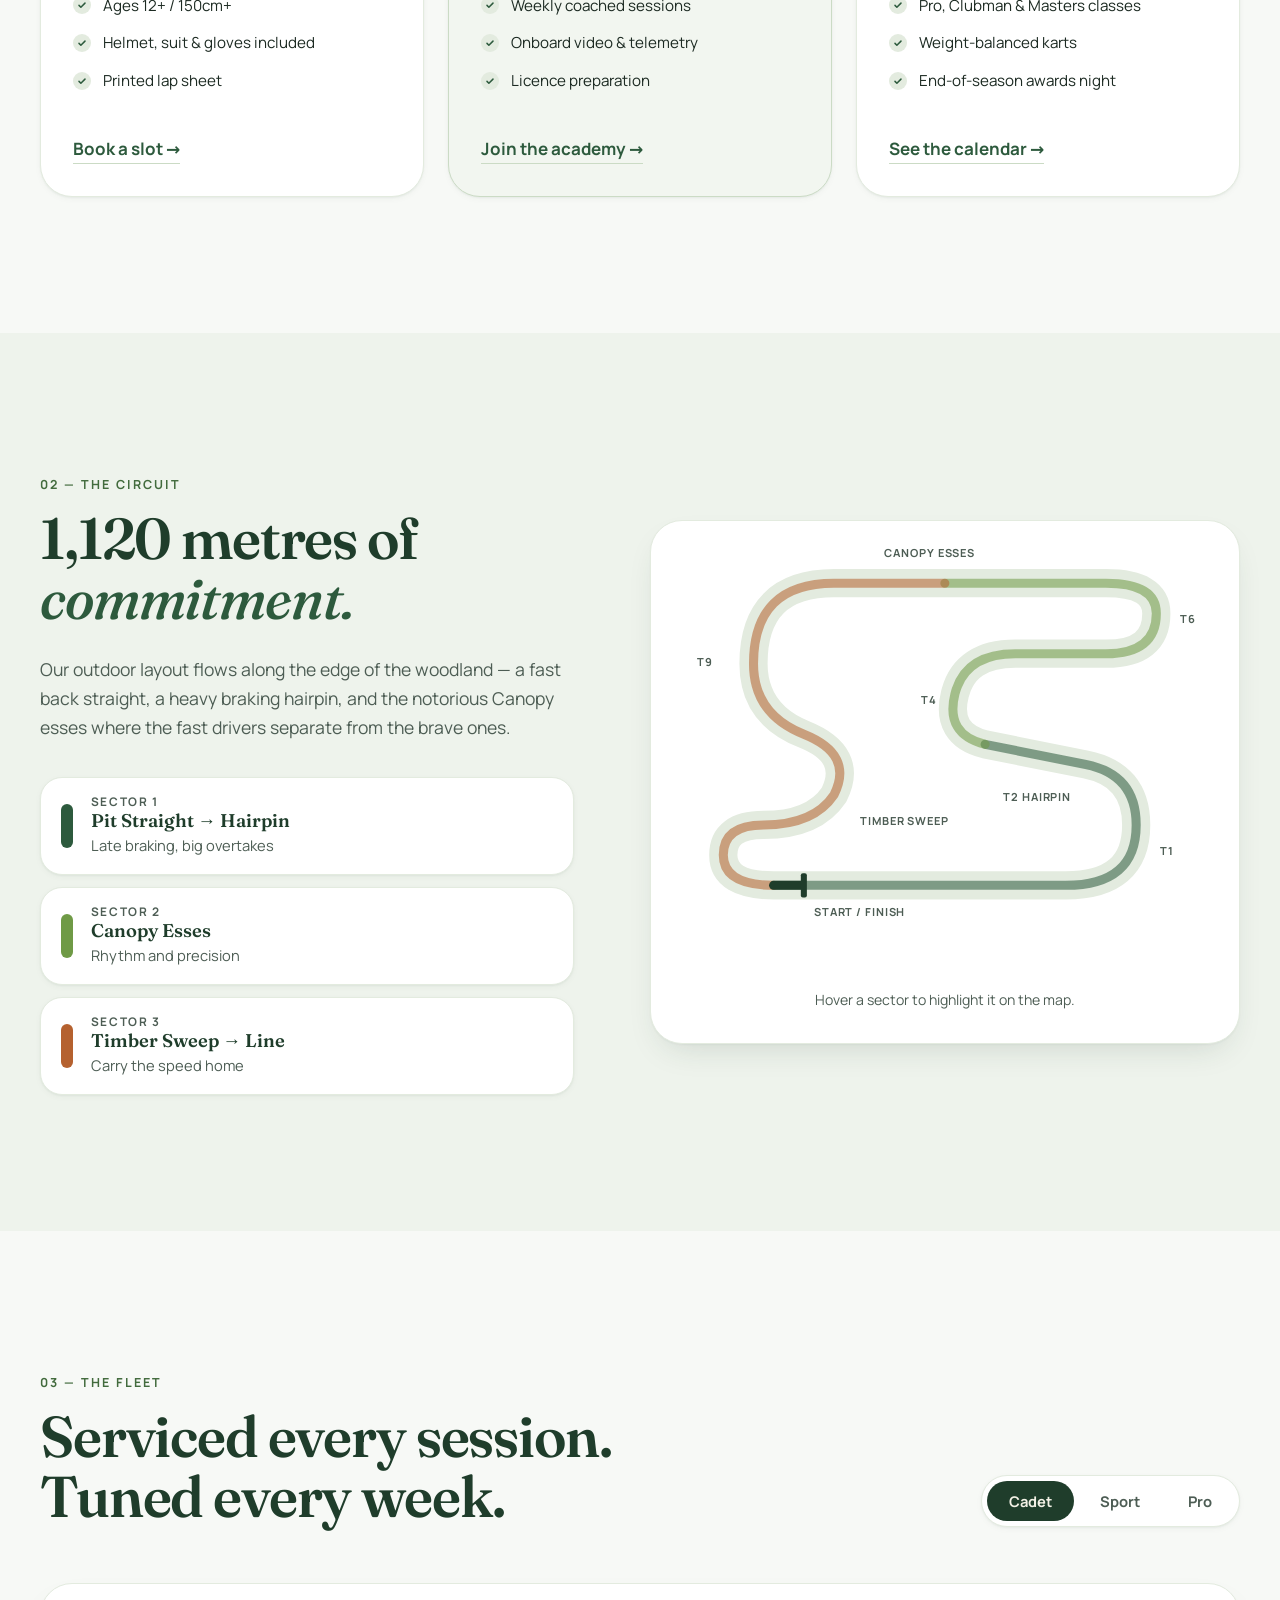
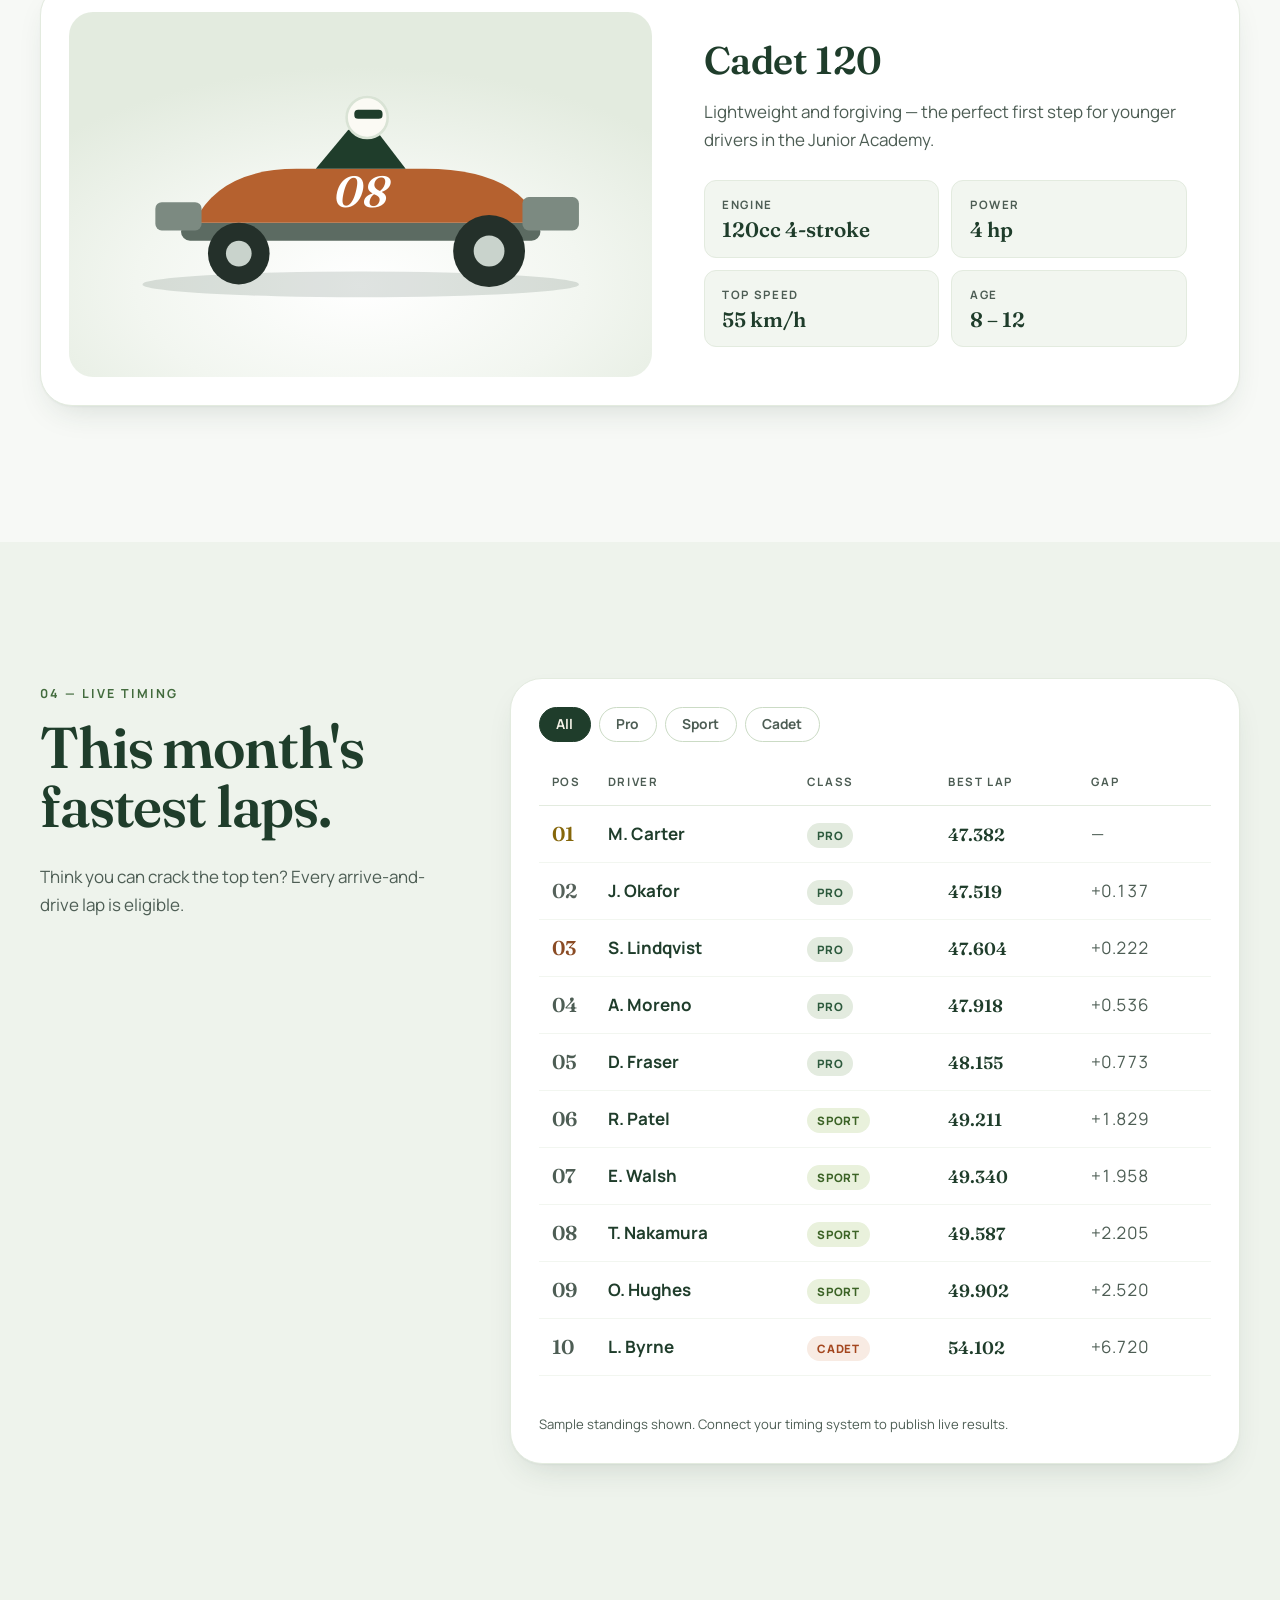
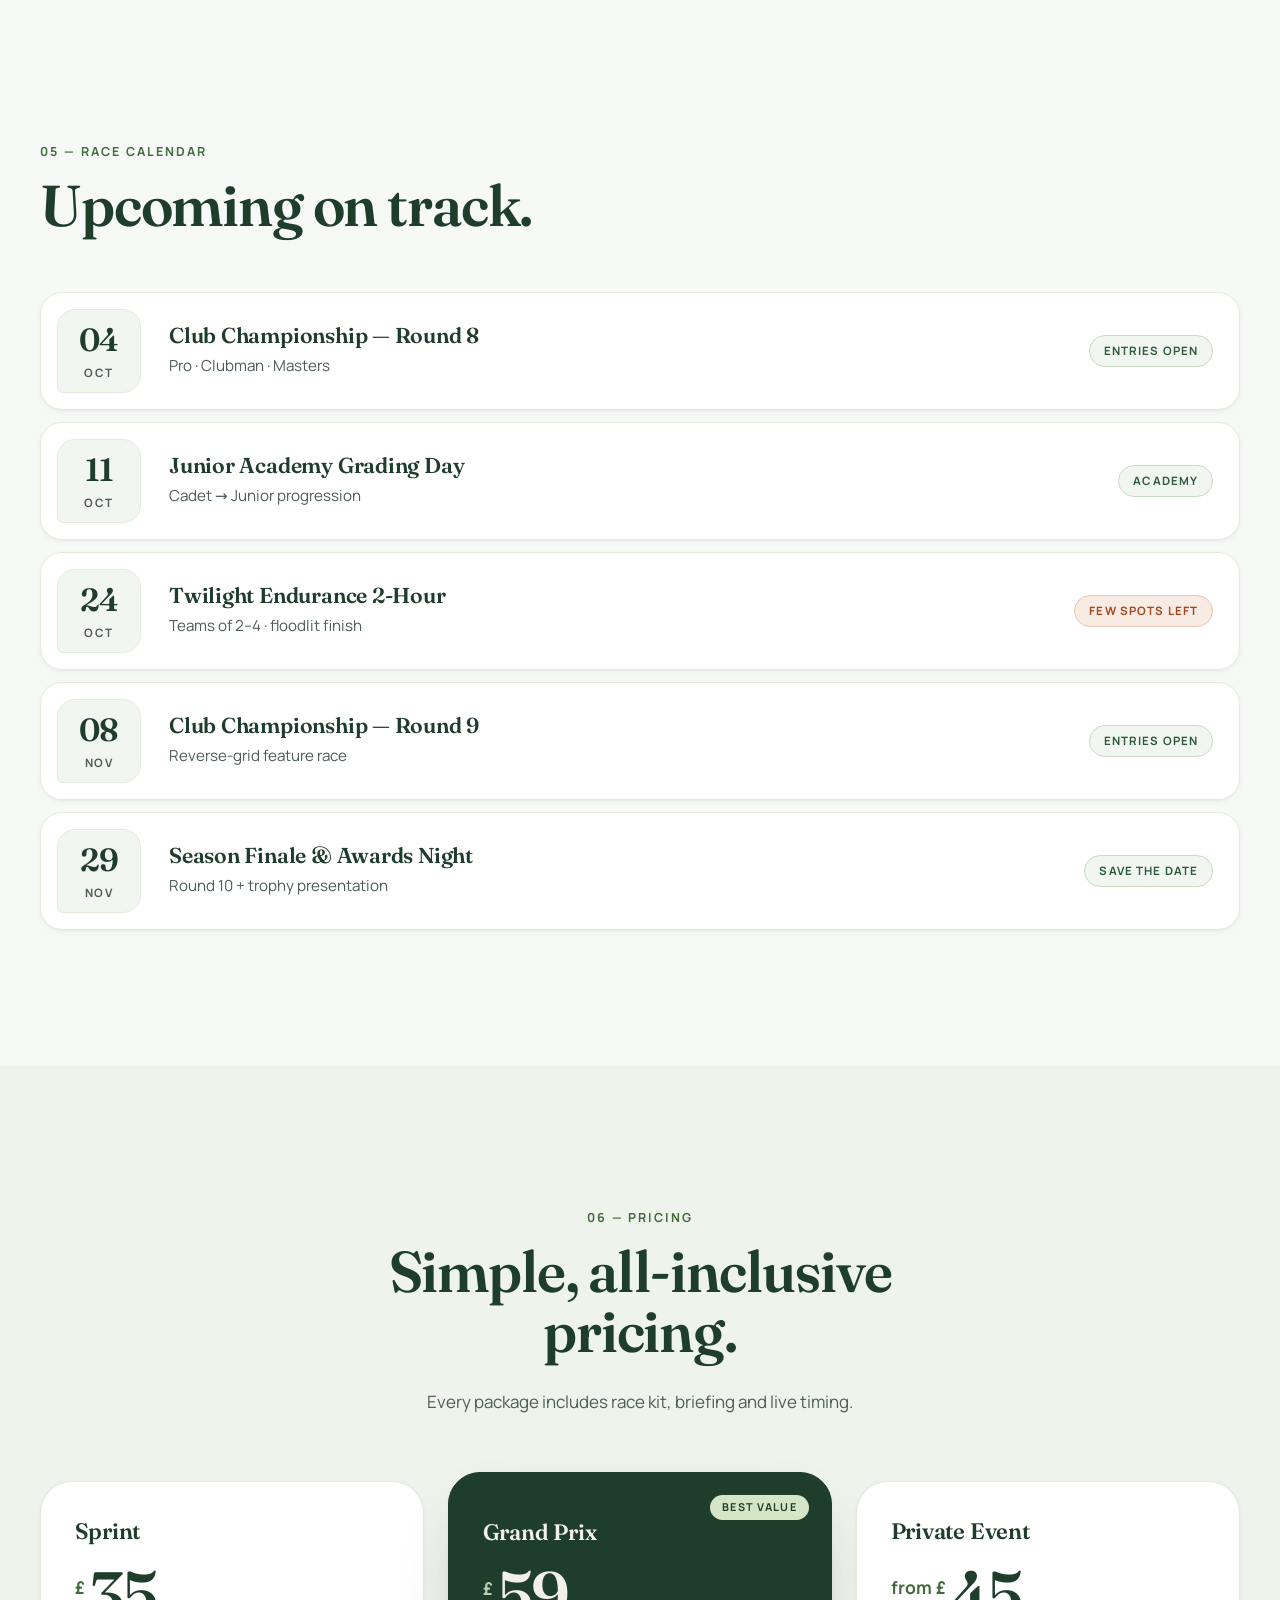
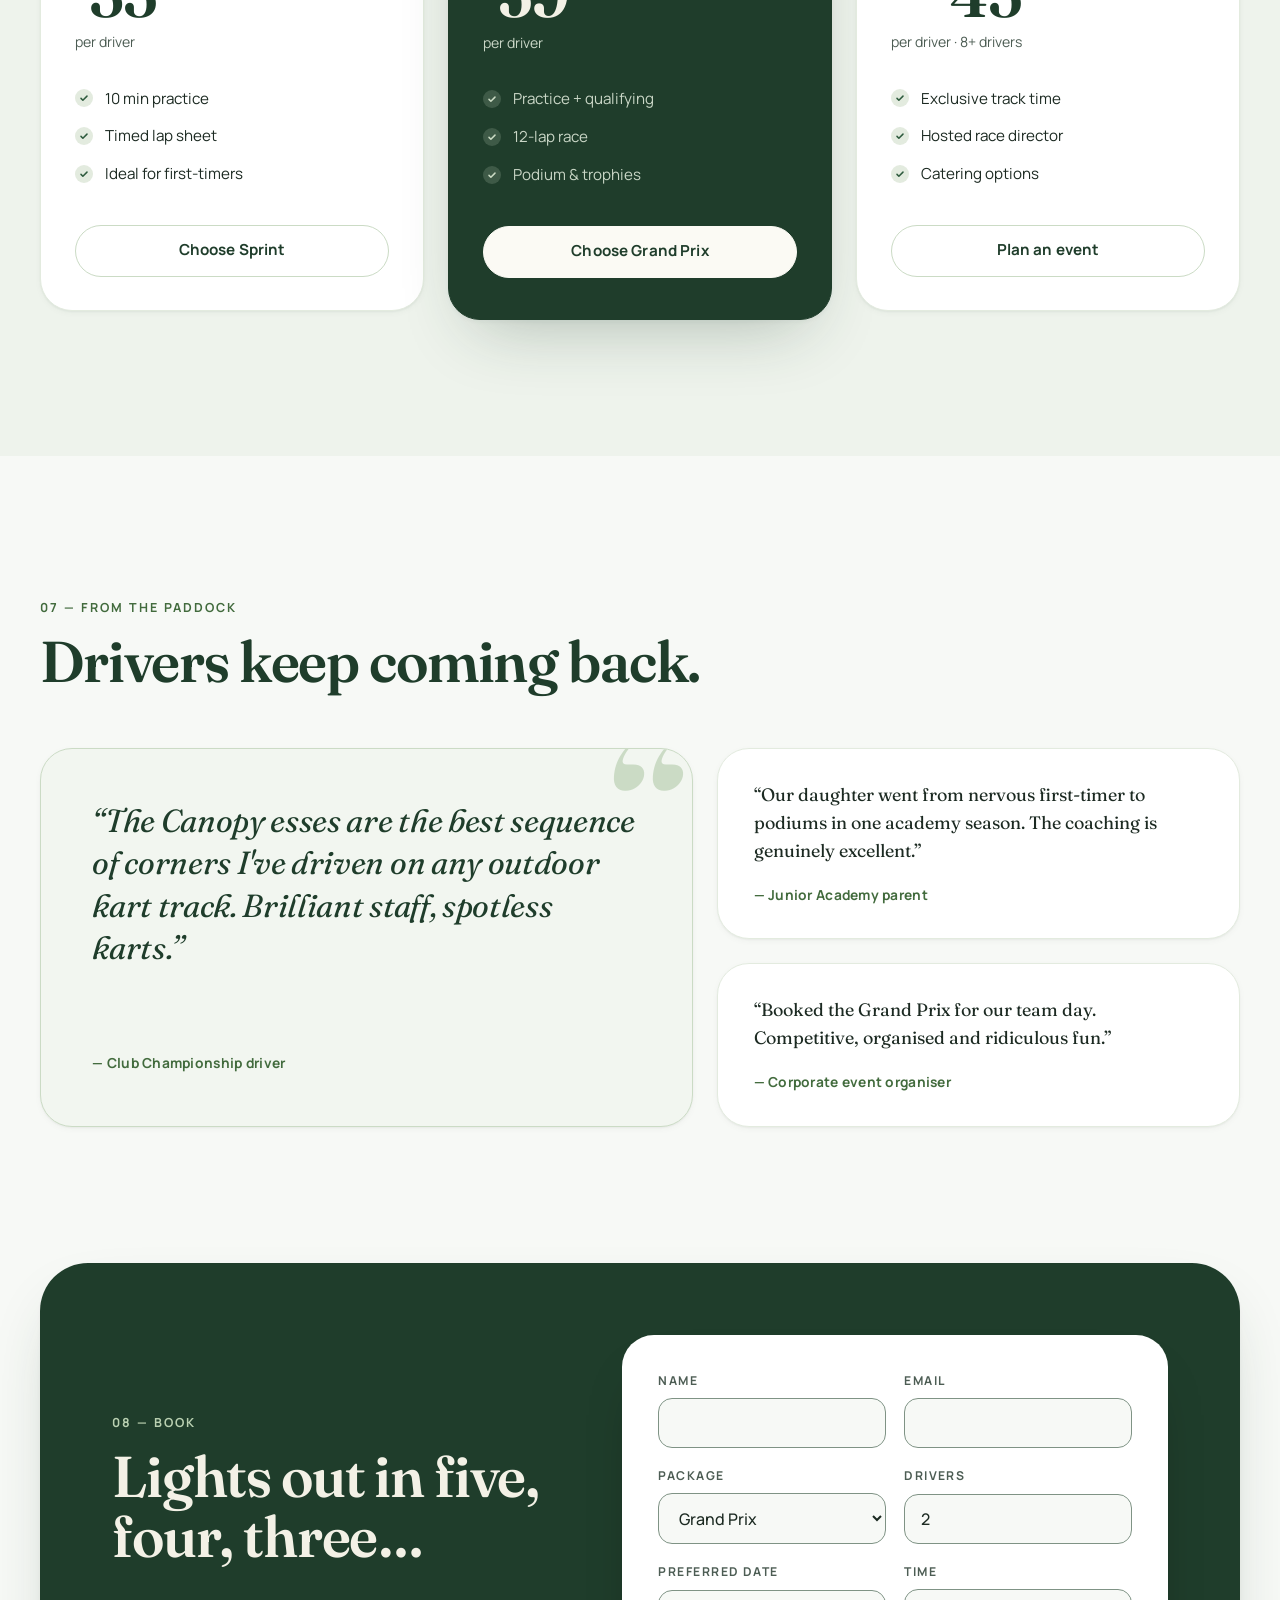
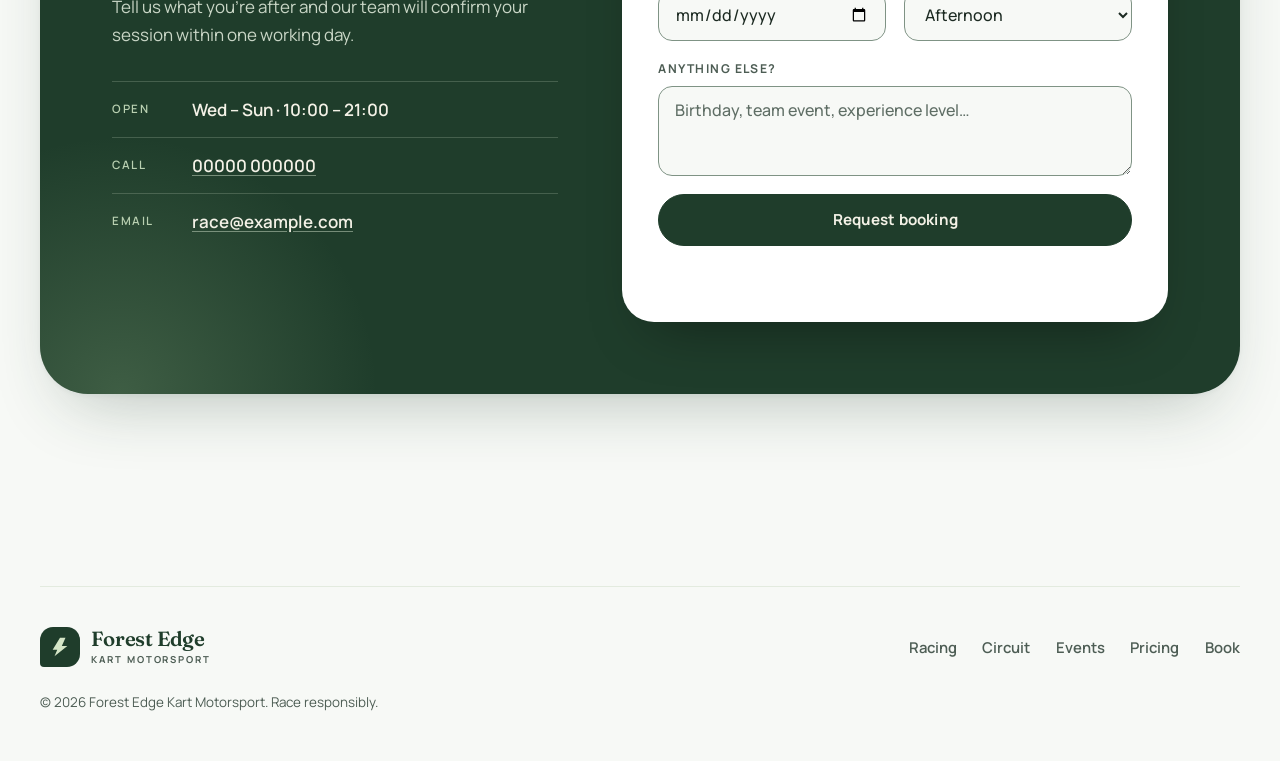
<file: archive/placeholder-onepager/index.html>
<!doctype html>
<html lang="en" class="no-js">
<head>
  <meta charset="utf-8">
  <meta name="viewport" content="width=device-width, initial-scale=1">
  <title>Forest Edge Kart Motorsport</title>
  <meta name="description" content="Forest Edge Kart Motorsport — arrive-and-drive karting, junior academy, and club championship racing on a technical outdoor circuit carved through the trees.">
  <meta name="theme-color" content="#f7f9f6">
  <link rel="icon" href="assets/favicon.svg" type="image/svg+xml">
  <link rel="preload" href="assets/fonts/fraunces.woff2" as="font" type="font/woff2" crossorigin>
  <link rel="preload" href="assets/fonts/manrope.woff2" as="font" type="font/woff2" crossorigin>
  <link rel="stylesheet" href="styles.css">
</head>
<body>
  <a class="skip" href="#main">Skip to content</a>

  <header class="nav" id="top">
    <div class="wrap nav__inner">
      <a class="brand" href="#top" aria-label="Forest Edge Kart Motorsport home">
        <span class="brand__mark" aria-hidden="true">
          <svg viewBox="0 0 48 48"><path d="M24 4 8 30h10l-6 14 28-22H28l8-18z" fill="currentColor"/></svg>
        </span>
        <span class="brand__text">Forest Edge<small>Kart Motorsport</small></span>
      </a>
      <nav class="nav__links" id="nav-links" aria-label="Primary">
        <a href="#racing">Racing</a>
        <a href="#circuit">Circuit</a>
        <a href="#fleet">Fleet</a>
        <a href="#results">Results</a>
        <a href="#events">Events</a>
        <a href="#pricing">Pricing</a>
        <a class="btn btn--sm" href="#book">Book a Session</a>
      </nav>
      <button class="nav__toggle" aria-controls="nav-links" aria-expanded="false" aria-label="Open menu">
        <span></span><span></span><span></span>
      </button>
    </div>
  </header>

  <main id="main">
    <!-- HERO -->
    <section class="hero">
      <div class="wrap hero__grid">
        <div class="hero__content">
          <p class="eyebrow reveal"><span class="pulse" aria-hidden="true"></span>Season 2026 · Now racing</p>
          <h1 class="hero__title reveal">
            <span>Flat out</span>
            <span class="soft">through</span>
            <span class="accent">the trees.</span>
          </h1>
          <p class="hero__lede reveal">A technical outdoor circuit carved along the forest line. Arrive-and-drive thrills, a junior academy that builds real racers, and a club championship where every tenth counts.</p>
          <div class="hero__cta reveal">
            <a class="btn" href="#book">Book your first race <span aria-hidden="true">→</span></a>
            <a class="btn btn--ghost" href="#circuit">Explore the circuit</a>
          </div>
        </div>

        <div class="hero__art reveal" aria-hidden="true">
          <svg class="hero__scene" viewBox="0 0 560 520" preserveAspectRatio="xMidYMid slice">
            <defs>
              <linearGradient id="sky" x1="0" y1="0" x2="0" y2="1"><stop offset="0" stop-color="#eef4ec"/><stop offset="1" stop-color="#dfeadb"/></linearGradient>
            </defs>
            <rect width="560" height="520" fill="url(#sky)"/>
            <circle cx="420" cy="120" r="54" fill="#f6f1e2"/>
            <path d="M0 300 L40 230 70 270 110 170 150 260 185 200 230 290 270 150 310 260 340 220 390 300 430 190 470 270 505 210 560 290 V520 H0Z" fill="#b9d0b1"/>
            <path d="M0 360 L30 300 60 340 100 250 140 330 175 280 215 350 255 240 300 340 335 290 375 360 415 270 455 340 495 280 530 330 560 300 V520 H0Z" fill="#8fb184"/>
            <path d="M0 420 L35 360 70 400 105 320 145 400 180 350 220 410 260 330 300 400 340 360 380 420 420 340 460 410 500 360 560 400 V520 H0Z" fill="#4f7d4f"/>
            <path class="hero__road" d="M-20 500 C120 430 220 470 300 440 S470 380 590 410" fill="none" stroke="#f7f9f6" stroke-width="34" stroke-linecap="round"/>
            <path d="M-20 500 C120 430 220 470 300 440 S470 380 590 410" fill="none" stroke="#2d5a3d" stroke-width="2" stroke-dasharray="12 12" opacity=".5"/>
            <path class="hero__kart" pathLength="100" d="M-20 500 C120 430 220 470 300 440 S470 380 590 410" fill="none" stroke="#1f3d2b" stroke-width="10" stroke-linecap="round" stroke-dasharray="2.5 97.5"/>
          </svg>
        </div>

        <dl class="stats reveal">
          <div><dt>Track length</dt><dd><span data-count="1120">0</span><small>m</small></dd></div>
          <div><dt>Corners</dt><dd><span data-count="14">0</span></dd></div>
          <div><dt>Top speed</dt><dd><span data-count="98">0</span><small>km/h</small></dd></div>
          <div><dt>Lap record</dt><dd><span data-count="47.382" data-decimals="3">0</span><small>s</small></dd></div>
        </dl>
      </div>

      <div class="ticker" aria-hidden="true">
        <div class="ticker__track">
          <span>Arrive &amp; Drive</span><span>Junior Academy</span><span>Club Championship</span><span>Endurance Nights</span><span>Corporate Events</span><span>Birthday Grand Prix</span>
          <span>Arrive &amp; Drive</span><span>Junior Academy</span><span>Club Championship</span><span>Endurance Nights</span><span>Corporate Events</span><span>Birthday Grand Prix</span>
        </div>
      </div>
    </section>

    <!-- RACING PROGRAMS -->
    <section class="section" id="racing">
      <div class="wrap">
        <header class="section__head section__head--split reveal">
          <div>
            <p class="eyebrow">01 — Ways to race</p>
            <h2>Pick your line.</h2>
          </div>
          <p>From your first ten laps to a full championship campaign, there's a grid spot waiting for you.</p>
        </header>
        <div class="cards">
          <article class="card reveal">
            <div class="card__icon" aria-hidden="true">
              <svg viewBox="0 0 24 24"><path d="M12 2a10 10 0 1 0 0 20 10 10 0 0 0 0-20Zm0 3a7 7 0 0 1 6.9 6H15a3 3 0 0 0-6 0H5.1A7 7 0 0 1 12 5Z"/></svg>
            </div>
            <h3>Arrive &amp; Drive</h3>
            <p>No experience needed. Safety briefing, full kit, timed practice and a race with live timing — all in about an hour.</p>
            <ul class="ticks"><li>Ages 12+ / 150cm+</li><li>Helmet, suit &amp; gloves included</li><li>Printed lap sheet</li></ul>
            <a class="card__link" href="#book">Book a slot →</a>
          </article>
          <article class="card card--feature reveal">
            <span class="badge">Most popular</span>
            <div class="card__icon" aria-hidden="true">
              <svg viewBox="0 0 24 24"><path d="M4 4h16v4h-2v12h-4v-6h-4v6H6V8H4z"/></svg>
            </div>
            <h3>Junior Academy</h3>
            <p>A structured, coach-led pathway for ages 8–15. Racecraft, data review and progression grades from Cadet to Senior.</p>
            <ul class="ticks"><li>Weekly coached sessions</li><li>Onboard video &amp; telemetry</li><li>Licence preparation</li></ul>
            <a class="card__link" href="#book">Join the academy →</a>
          </article>
          <article class="card reveal">
            <div class="card__icon" aria-hidden="true">
              <svg viewBox="0 0 24 24"><path d="M5 3h2v18H5zM8 4h11l-2 4 2 4H8z"/></svg>
            </div>
            <h3>Club Championship</h3>
            <p>Ten rounds, equal-spec karts, reverse grids and a points table that goes down to the wire. Racing as it should be.</p>
            <ul class="ticks"><li>Pro, Clubman &amp; Masters classes</li><li>Weight-balanced karts</li><li>End-of-season awards night</li></ul>
            <a class="card__link" href="#events">See the calendar →</a>
          </article>
        </div>
      </div>
    </section>

    <!-- CIRCUIT -->
    <section class="section section--tint" id="circuit">
      <div class="wrap split">
        <div class="reveal">
          <p class="eyebrow">02 — The circuit</p>
          <h2>1,120 metres of <span class="accent">commitment.</span></h2>
          <p class="lead">Our outdoor layout flows along the edge of the woodland — a fast back straight, a heavy braking hairpin, and the notorious Canopy esses where the fast drivers separate from the brave ones.</p>
          <ol class="sectors" id="sectors">
            <li data-sector="1"><strong>Sector 1</strong><span>Pit Straight → Hairpin</span><em>Late braking, big overtakes</em></li>
            <li data-sector="2"><strong>Sector 2</strong><span>Canopy Esses</span><em>Rhythm and precision</em></li>
            <li data-sector="3"><strong>Sector 3</strong><span>Timber Sweep → Line</span><em>Carry the speed home</em></li>
          </ol>
        </div>
        <figure class="track reveal" aria-label="Map of the Forest Edge circuit">
          <svg viewBox="0 0 520 420" role="img">
            <title>Forest Edge circuit layout</title>
            <path class="track__base" d="M90 330 L380 330 Q450 330 450 270 Q450 220 400 210 L300 190 Q260 180 270 140 Q280 100 330 100 L420 100 Q470 100 470 60 Q470 30 420 30 L150 30 Q70 30 70 110 Q70 160 120 180 Q170 200 150 240 Q130 270 80 270 Q40 270 40 300 Q40 330 90 330 Z"/>
            <path class="track__sector s1" pathLength="100" d="M90 330 L380 330 Q450 330 450 270 Q450 220 400 210 L300 190"/>
            <path class="track__sector s2" pathLength="100" d="M300 190 Q260 180 270 140 Q280 100 330 100 L420 100 Q470 100 470 60 Q470 30 420 30 L260 30"/>
            <path class="track__sector s3" pathLength="100" d="M260 30 L150 30 Q70 30 70 110 Q70 160 120 180 Q170 200 150 240 Q130 270 80 270 Q40 270 40 300 Q40 330 90 330"/>
            <path class="track__lap" pathLength="100" d="M90 330 L380 330 Q450 330 450 270 Q450 220 400 210 L300 190 Q260 180 270 140 Q280 100 330 100 L420 100 Q470 100 470 60 Q470 30 420 30 L150 30 Q70 30 70 110 Q70 160 120 180 Q170 200 150 240 Q130 270 80 270 Q40 270 40 300 Q40 330 90 330"/>
            <g class="track__flag" transform="translate(120 318)"><rect width="6" height="24" x="-3" y="0" rx="2"/><text x="10" y="42">START / FINISH</text></g>
            <g class="track__labels">
              <text x="474" y="300">T1</text><text x="318" y="246">T2 Hairpin</text>
              <text x="236" y="150">T4</text><text x="494" y="70">T6</text>
              <text x="200" y="4">Canopy Esses</text><text x="14" y="112">T9</text>
              <text x="176" y="270">Timber Sweep</text>
            </g>
          </svg>
          <figcaption>Hover a sector to highlight it on the map.</figcaption>
        </figure>
      </div>
    </section>

    <!-- FLEET -->
    <section class="section" id="fleet">
      <div class="wrap">
        <header class="section__head section__head--split reveal">
          <div>
            <p class="eyebrow">03 — The fleet</p>
            <h2>Serviced every session. Tuned every week.</h2>
          </div>
          <div class="fleet" role="tablist" aria-label="Kart classes">
            <button role="tab" aria-selected="true" aria-controls="kart-panel" data-kart="cadet">Cadet</button>
            <button role="tab" aria-selected="false" aria-controls="kart-panel" data-kart="sport">Sport</button>
            <button role="tab" aria-selected="false" aria-controls="kart-panel" data-kart="pro">Pro</button>
          </div>
        </header>
        <div class="kart reveal" id="kart-panel" role="tabpanel" aria-live="polite">
          <div class="kart__visual" aria-hidden="true">
            <svg viewBox="0 0 400 180">
              <ellipse cx="200" cy="160" rx="170" ry="10" class="kart__shadow"/>
              <rect x="60" y="112" width="280" height="14" rx="7" class="kart__chassis"/>
              <path d="M70 112 Q90 70 150 70 L250 70 Q320 70 340 112 Z" class="kart__body"/>
              <path d="M165 70 L190 40 Q200 32 212 40 L235 70 Z" class="kart__seat"/>
              <circle cx="205" cy="30" r="16" class="kart__helmet"/>
              <rect x="195" y="24" width="22" height="7" rx="3" class="kart__visor"/>
              <rect x="40" y="96" width="36" height="22" rx="5" class="kart__bumper"/>
              <rect x="326" y="92" width="44" height="26" rx="5" class="kart__bumper"/>
              <circle cx="105" cy="136" r="24" class="kart__tyre"/><circle cx="105" cy="136" r="10" class="kart__hub"/>
              <circle cx="300" cy="134" r="28" class="kart__tyre"/><circle cx="300" cy="134" r="12" class="kart__hub"/>
              <text x="200" y="100" text-anchor="middle" class="kart__num" id="kart-num">08</text>
            </svg>
          </div>
          <div class="kart__info">
            <h3 id="kart-name">Cadet 120</h3>
            <p id="kart-desc">Lightweight and forgiving — the perfect first step for younger drivers in the Junior Academy.</p>
            <dl class="specs">
              <div><dt>Engine</dt><dd id="kart-engine">120cc 4-stroke</dd></div>
              <div><dt>Power</dt><dd id="kart-power">4 hp</dd></div>
              <div><dt>Top speed</dt><dd id="kart-speed">55 km/h</dd></div>
              <div><dt>Age</dt><dd id="kart-age">8 – 12</dd></div>
            </dl>
          </div>
        </div>
      </div>
    </section>

    <!-- RESULTS -->
    <section class="section section--tint" id="results">
      <div class="wrap split split--board">
        <header class="section__head reveal">
          <p class="eyebrow">04 — Live timing</p>
          <h2>This month's fastest laps.</h2>
          <p>Think you can crack the top ten? Every arrive-and-drive lap is eligible.</p>
        </header>
        <div class="board reveal">
          <div class="board__filters" role="group" aria-label="Filter leaderboard">
            <button class="chip is-active" data-filter="all" aria-pressed="true">All</button>
            <button class="chip" data-filter="Pro" aria-pressed="false">Pro</button>
            <button class="chip" data-filter="Sport" aria-pressed="false">Sport</button>
            <button class="chip" data-filter="Cadet" aria-pressed="false">Cadet</button>
          </div>
          <div class="board__scroll" tabindex="0" role="region" aria-label="Fastest laps leaderboard">
            <table class="board__table">
              <thead><tr><th>Pos</th><th>Driver</th><th>Class</th><th>Best lap</th><th>Gap</th></tr></thead>
              <tbody id="board-body"></tbody>
            </table>
          </div>
          <p class="board__note">Sample standings shown. Connect your timing system to publish live results.</p>
        </div>
      </div>
    </section>

    <!-- EVENTS -->
    <section class="section" id="events">
      <div class="wrap">
        <header class="section__head reveal">
          <p class="eyebrow">05 — Race calendar</p>
          <h2>Upcoming on track.</h2>
        </header>
        <ul class="events">
          <li class="event reveal"><time datetime="2026-10-04"><b>04</b>Oct</time><div><h3>Club Championship — Round 8</h3><p>Pro · Clubman · Masters</p></div><span class="tag">Entries open</span></li>
          <li class="event reveal"><time datetime="2026-10-11"><b>11</b>Oct</time><div><h3>Junior Academy Grading Day</h3><p>Cadet → Junior progression</p></div><span class="tag">Academy</span></li>
          <li class="event reveal"><time datetime="2026-10-24"><b>24</b>Oct</time><div><h3>Twilight Endurance 2-Hour</h3><p>Teams of 2–4 · floodlit finish</p></div><span class="tag tag--hot">Few spots left</span></li>
          <li class="event reveal"><time datetime="2026-11-08"><b>08</b>Nov</time><div><h3>Club Championship — Round 9</h3><p>Reverse-grid feature race</p></div><span class="tag">Entries open</span></li>
          <li class="event reveal"><time datetime="2026-11-29"><b>29</b>Nov</time><div><h3>Season Finale &amp; Awards Night</h3><p>Round 10 + trophy presentation</p></div><span class="tag">Save the date</span></li>
        </ul>
      </div>
    </section>

    <!-- PRICING -->
    <section class="section section--tint" id="pricing">
      <div class="wrap">
        <header class="section__head section__head--center reveal">
          <p class="eyebrow">06 — Pricing</p>
          <h2>Simple, all-inclusive pricing.</h2>
          <p>Every package includes race kit, briefing and live timing.</p>
        </header>
        <div class="prices">
          <article class="price reveal">
            <h3>Sprint</h3><p class="price__amt"><span>£</span>35</p><p class="price__per">per driver</p>
            <ul class="ticks"><li>10 min practice</li><li>Timed lap sheet</li><li>Ideal for first-timers</li></ul>
            <a class="btn btn--ghost" href="#book" data-package="Sprint">Choose Sprint</a>
          </article>
          <article class="price price--feature reveal">
            <span class="badge">Best value</span>
            <h3>Grand Prix</h3><p class="price__amt"><span>£</span>59</p><p class="price__per">per driver</p>
            <ul class="ticks"><li>Practice + qualifying</li><li>12-lap race</li><li>Podium &amp; trophies</li></ul>
            <a class="btn btn--light" href="#book" data-package="Grand Prix">Choose Grand Prix</a>
          </article>
          <article class="price reveal">
            <h3>Private Event</h3><p class="price__amt"><span>from £</span>45</p><p class="price__per">per driver · 8+ drivers</p>
            <ul class="ticks"><li>Exclusive track time</li><li>Hosted race director</li><li>Catering options</li></ul>
            <a class="btn btn--ghost" href="#book" data-package="Private Event">Plan an event</a>
          </article>
        </div>
      </div>
    </section>

    <!-- TESTIMONIALS -->
    <section class="section" id="reviews">
      <div class="wrap">
        <header class="section__head reveal">
          <p class="eyebrow">07 — From the paddock</p>
          <h2>Drivers keep coming back.</h2>
        </header>
        <div class="quotes">
          <blockquote class="quote quote--lg reveal"><p>“The Canopy esses are the best sequence of corners I've driven on any outdoor kart track. Brilliant staff, spotless karts.”</p><footer>— Club Championship driver</footer></blockquote>
          <blockquote class="quote reveal"><p>“Our daughter went from nervous first-timer to podiums in one academy season. The coaching is genuinely excellent.”</p><footer>— Junior Academy parent</footer></blockquote>
          <blockquote class="quote reveal"><p>“Booked the Grand Prix for our team day. Competitive, organised and ridiculous fun.”</p><footer>— Corporate event organiser</footer></blockquote>
        </div>
      </div>
    </section>

    <!-- BOOKING -->
    <section class="section section--book" id="book">
      <div class="wrap">
        <div class="book">
          <div class="book__intro reveal">
            <p class="eyebrow">08 — Book</p>
            <h2>Lights out in five, four, three…</h2>
            <p>Tell us what you're after and our team will confirm your session within one working day.</p>
            <ul class="contact">
              <li><span>Open</span>Wed – Sun · 10:00 – 21:00</li>
              <li><span>Call</span><a href="tel:+440000000000">00000 000000</a></li>
              <li><span>Email</span><a href="mailto:race@example.com">race@example.com</a></li>
            </ul>
          </div>
          <form class="form reveal" id="book-form" novalidate>
            <div class="form__row">
              <label>Name<input name="name" required autocomplete="name"></label>
              <label>Email<input name="email" type="email" required autocomplete="email"></label>
            </div>
            <div class="form__row">
              <label>Package
                <select name="package" id="package">
                  <option>Sprint</option><option selected>Grand Prix</option><option>Private Event</option><option>Junior Academy</option><option>Club Championship</option>
                </select>
              </label>
              <label>Drivers<input name="drivers" type="number" min="1" max="40" value="2" required></label>
            </div>
            <div class="form__row">
              <label>Preferred date<input name="date" type="date" required></label>
              <label>Time<select name="time"><option>Morning</option><option selected>Afternoon</option><option>Evening</option></select></label>
            </div>
            <label>Anything else?<textarea name="notes" rows="3" placeholder="Birthday, team event, experience level…"></textarea></label>
            <button class="btn" type="submit">Request booking</button>
            <p class="form__status" role="status" aria-live="polite"></p>
          </form>
        </div>
      </div>
    </section>
  </main>

  <footer class="footer">
    <div class="wrap footer__inner">
      <a class="brand" href="#top">
        <span class="brand__mark" aria-hidden="true">
          <svg viewBox="0 0 48 48"><path d="M24 4 8 30h10l-6 14 28-22H28l8-18z" fill="currentColor"/></svg>
        </span>
        <span class="brand__text">Forest Edge<small>Kart Motorsport</small></span>
      </a>
      <nav aria-label="Footer">
        <a href="#racing">Racing</a><a href="#circuit">Circuit</a><a href="#events">Events</a><a href="#pricing">Pricing</a><a href="#book">Book</a>
      </nav>
      <p class="footer__small">© <span id="year">2026</span> Forest Edge Kart Motorsport. Race responsibly.</p>
    </div>
  </footer>

  <script src="script.js" defer></script>
</body>
</html>
</file>
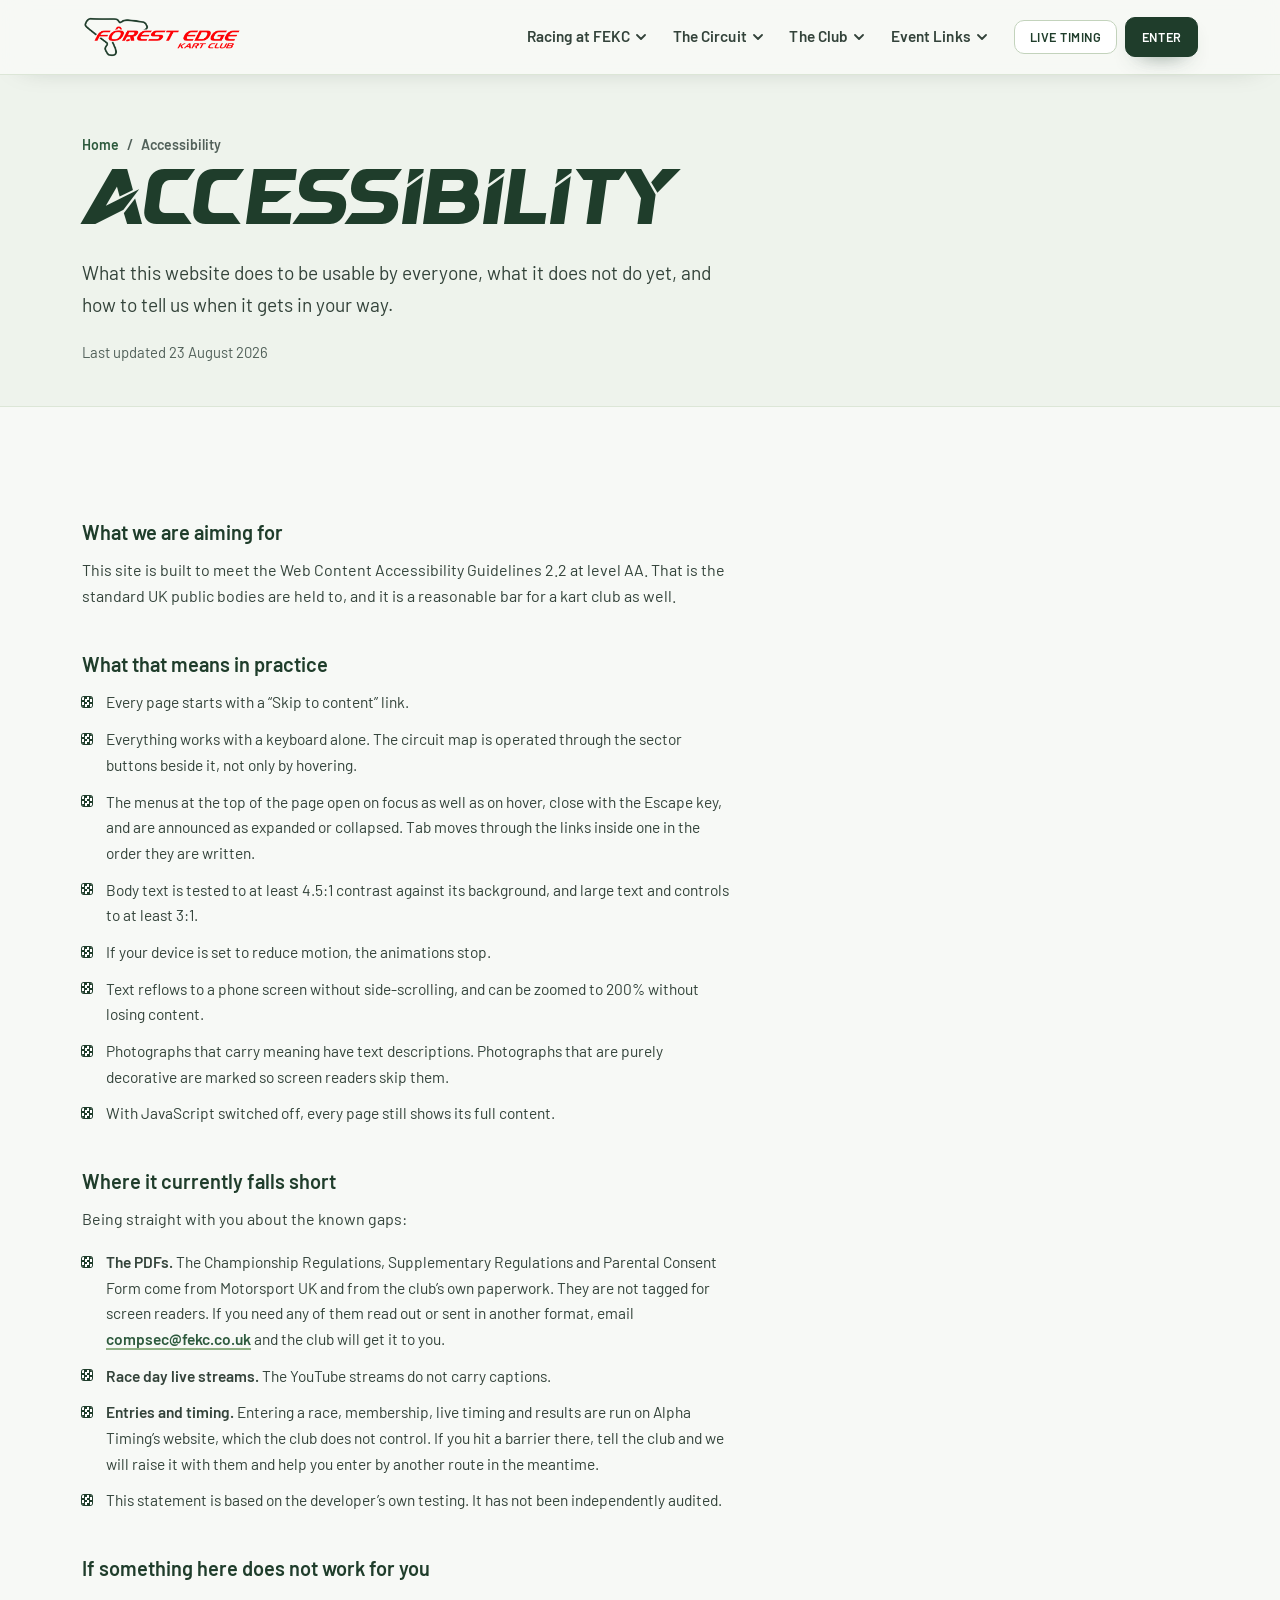
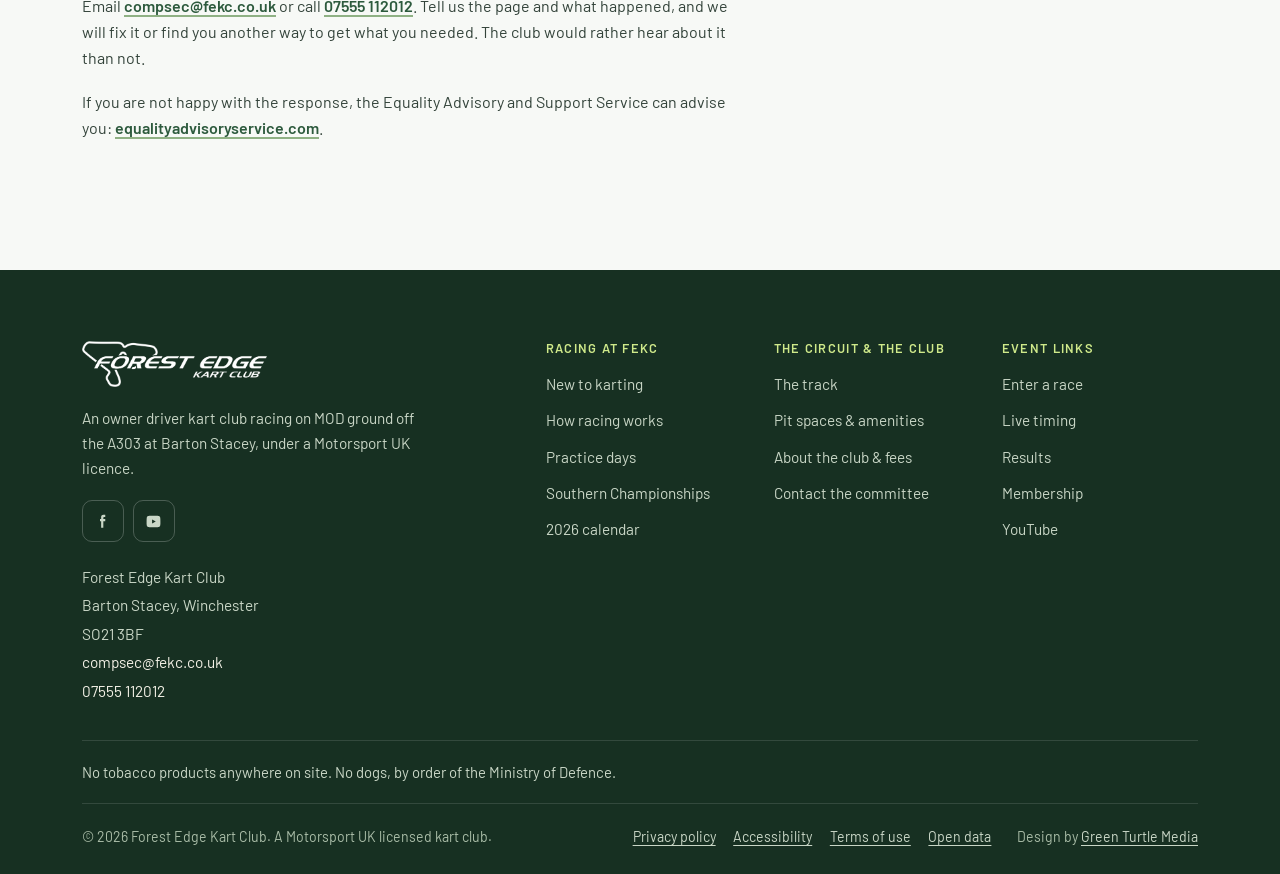
<file: accessibility.html>
<!doctype html>
<html lang="en-GB">
<head>
<meta charset="utf-8">
<meta name="viewport" content="width=device-width,initial-scale=1">
<title>Accessibility | Forest Edge Kart Club</title>
<meta name="description" content="How Forest Edge Kart Club's website works for keyboard, screen reader and reduced-motion users, where it falls short, and how to report a problem.">
<meta name="theme-color" content="#f7f9f6">
<link rel="canonical" href="https://fekc.co.uk/accessibility.html">
<meta property="og:type" content="website">
<meta property="og:site_name" content="Forest Edge Kart Club">
<meta property="og:title" content="Accessibility | Forest Edge Kart Club">
<meta property="og:description" content="How Forest Edge Kart Club's website works for keyboard, screen reader and reduced-motion users, where it falls short, and how to report a problem.">
<meta property="og:image" content="https://fekc.co.uk/assets/img/hero-senior.jpg">
<meta name="twitter:card" content="summary_large_image">
<link rel="icon" href="assets/img/favicon.png" sizes="any" type="image/png">
<link rel="apple-touch-icon" href="assets/img/apple-touch-icon.png">
<link rel="manifest" href="site.webmanifest">
<meta name="apple-mobile-web-app-title" content="Forest Edge">
<link rel="preload" href="assets/fonts/barlow-normal-400-latin.woff2" as="font" type="font/woff2" crossorigin>
<link rel="preload" href="assets/fonts/barlow-normal-600-latin.woff2" as="font" type="font/woff2" crossorigin>
<link rel="preload" href="assets/fonts/semakin-regular.otf" as="font" type="font/otf" crossorigin>
<link rel="stylesheet" href="assets/css/fonts.css?v=20261021-4">
<script>document.documentElement.className+=" js";</script>
<link rel="stylesheet" href="assets/css/main.css?v=20261021-4">
<script type="application/ld+json">{"@context":"https://schema.org","@type":"SportsOrganization","@id":"https://fekc.co.uk/#club","name":"Forest Edge Kart Club","alternateName":"FEKC","url":"https://fekc.co.uk/","logo":"https://fekc.co.uk/assets/img/logo.png","image":"https://fekc.co.uk/assets/img/hero-senior.jpg","email":"compsec@fekc.co.uk","telephone":"+44 7555 112012","sport":"Kart racing","address":{"@type":"PostalAddress","streetAddress":"Barton Stacey","addressLocality":"Winchester","addressRegion":"Hampshire","postalCode":"SO21 3BF","addressCountry":"GB"},"sameAs":["https://www.youtube.com/@forestedgekartclub2026"]}</script><script type="application/ld+json">{"@context":"https://schema.org","@type":"BreadcrumbList","itemListElement":[{"@type":"ListItem","position":1,"name":"Home","item":"https://fekc.co.uk/"},{"@type":"ListItem","position":2,"name":"Accessibility","item":"https://fekc.co.uk/accessibility.html"}]}</script><script>window.FEKC_EVENTS=[{"iso": "2026-01-31", "name": "2025 Championship Awards Evening & Dinner Dance", "long": "Saturday 31st January 2026", "type": "Social", "kind": "social", "off": false}, {"iso": "2026-02-14", "name": "Pre-Season Practice", "long": "Saturday 14th February 2026", "type": "Practice", "kind": "practice", "off": false}, {"iso": "2026-02-28", "name": "Round 1 Practice", "long": "Saturday 28th February 2026", "type": "Practice", "kind": "practice", "off": false}, {"iso": "2026-03-01", "name": "Round 1 Race Day", "long": "Sunday 1st March 2026", "type": "Race day", "kind": "race", "off": false}, {"iso": "2026-03-14", "name": "Mid-Month Practice", "long": "Saturday 14th March 2026", "type": "Practice", "kind": "practice", "off": false}, {"iso": "2026-04-04", "name": "Round 2 Practice", "long": "Saturday 4th April 2026", "type": "Practice", "kind": "practice", "off": false}, {"iso": "2026-04-05", "name": "Round 2 Race Day", "long": "Sunday 5th April 2026", "type": "Race day", "kind": "race", "off": false}, {"iso": "2026-04-18", "name": "Mid-Month Practice", "long": "Saturday 18th April 2026", "type": "Practice", "kind": "practice", "off": false}, {"iso": "2026-05-02", "name": "Round 3 Practice", "long": "Saturday 2nd May 2026", "type": "Practice", "kind": "practice", "off": false}, {"iso": "2026-05-03", "name": "Round 3 Race Day", "long": "Sunday 3rd May 2026", "type": "Race day", "kind": "race", "off": false}, {"iso": "2026-05-16", "name": "Mid-Month Practice", "long": "Saturday 16th May 2026", "type": "Practice", "kind": "practice", "off": false}, {"iso": "2026-06-06", "name": "Round 4 Practice", "long": "Saturday 6th June 2026", "type": "Practice", "kind": "practice", "off": false}, {"iso": "2026-06-07", "name": "Round 4 Race Day", "long": "Sunday 7th June 2026", "type": "Race day", "kind": "race", "off": false}, {"iso": "2026-06-20", "name": "Mid-Month Practice", "long": "Saturday 20th June 2026", "type": "Practice", "kind": "practice", "off": false}, {"iso": "2026-07-04", "name": "Round 5 Practice", "long": "Saturday 4th July 2026", "type": "Practice", "kind": "practice", "off": false}, {"iso": "2026-07-05", "name": "Round 5 Race Day & NKF S4 250", "long": "Sunday 5th July 2026", "type": "Race day", "kind": "race", "off": false}, {"iso": "2026-07-18", "name": "Mid-Month Practice", "long": "Saturday 18th July 2026", "type": "Practice", "kind": "practice", "off": false}, {"iso": "2026-08-01", "name": "Round 6 Practice", "long": "Saturday 1st August 2026", "type": "Practice", "kind": "practice", "off": false}, {"iso": "2026-08-02", "name": "Round 6 Race Day & 210 Gearbox", "long": "Sunday 2nd August 2026", "type": "Race day", "kind": "race", "off": false}, {"iso": "2026-08-15", "name": "Mid-Month Practice", "long": "Saturday 15th August 2026", "type": "Cancelled: track repairs", "kind": "practice", "off": true}, {"iso": "2026-09-04", "name": "Round 7 Practice, Southern Championships", "long": "Friday 4th September 2026", "type": "Practice", "kind": "practice", "off": false}, {"iso": "2026-09-05", "name": "Southern Championships", "long": "Saturday 5th September 2026", "type": "Championship", "kind": "race", "off": false}, {"iso": "2026-09-06", "name": "Round 7 Race Day", "long": "Sunday 6th September 2026", "type": "Race day", "kind": "race", "off": false}, {"iso": "2026-09-19", "name": "Mid-Month Practice", "long": "Saturday 19th September 2026", "type": "Practice", "kind": "practice", "off": false}, {"iso": "2026-10-03", "name": "Round 8 Practice", "long": "Saturday 3rd October 2026", "type": "Practice", "kind": "practice", "off": false}, {"iso": "2026-10-04", "name": "Round 8 Race Day & FP4", "long": "Sunday 4th October 2026", "type": "Race day", "kind": "race", "off": false}, {"iso": "2026-10-17", "name": "Mid-Month Practice", "long": "Saturday 17th October 2026", "type": "Practice", "kind": "practice", "off": false}, {"iso": "2026-10-31", "name": "Round 9 Practice", "long": "Saturday 31st October 2026", "type": "Practice", "kind": "practice", "off": false}, {"iso": "2026-11-01", "name": "Round 9 Race Day", "long": "Sunday 1st November 2026", "type": "Race day", "kind": "race", "off": false}];</script></head>
<body>
<div class="notice" data-notice hidden><div class="wrap"><p><strong data-notice-title></strong> <span data-notice-body></span></p></div></div><a class="skip" href="#main">Skip to content</a><header class="hdr"><div class="hdr__in"><a class="brand" href="index.html" aria-label="Forest Edge Kart Club, home"><img src="assets/img/logo-light.png" alt="Forest Edge Kart Club" width="1100" height="303"></a><nav class="nav" aria-label="Primary"><div class="nav__i"><button class="nav__t" type="button" aria-expanded="false" aria-controls="nvg1">Racing at FEKC<svg class="nav__c" viewBox="0 0 10 6" aria-hidden="true" focusable="false"><path d="M1 1l4 4 4-4"/></svg></button><div class="nav__p" id="nvg1"><a href="start.html">New to karting</a><a href="racing.html">How racing works</a><a href="practice.html">Practice days</a><a href="southern-championships.html">Southern Championships</a><a href="calendar.html">2026 calendar</a></div></div><div class="nav__i"><button class="nav__t" type="button" aria-expanded="false" aria-controls="nvg2">The Circuit<svg class="nav__c" viewBox="0 0 10 6" aria-hidden="true" focusable="false"><path d="M1 1l4 4 4-4"/></svg></button><div class="nav__p" id="nvg2"><a href="track.html">The track</a><a href="visiting.html">Pit spaces &amp; amenities</a></div></div><div class="nav__i"><button class="nav__t" type="button" aria-expanded="false" aria-controls="nvg3">The Club<svg class="nav__c" viewBox="0 0 10 6" aria-hidden="true" focusable="false"><path d="M1 1l4 4 4-4"/></svg></button><div class="nav__p" id="nvg3"><a href="club.html">About the club &amp; fees</a><a href="contact.html">Contact the committee</a></div></div><div class="nav__i"><button class="nav__t" type="button" aria-expanded="false" aria-controls="nvg4">Event Links<svg class="nav__c" viewBox="0 0 10 6" aria-hidden="true" focusable="false"><path d="M1 1l4 4 4-4"/></svg></button><div class="nav__p" id="nvg4"><a href="https://fekc.alphatiming.co.uk/" target="_blank" rel="noopener">Enter a race</a><a href="https://fekc.alphatiming.co.uk/entrylist" target="_blank" rel="noopener">Entry list</a><a href="https://live.alphatiming.co.uk/fekc" target="_blank" rel="noopener">Live timing</a><a href="https://results.alphatiming.co.uk/fekc/" target="_blank" rel="noopener">Results</a><a href="https://fekc.alphatiming.co.uk/users/sign_in" target="_blank" rel="noopener">Membership</a><a href="https://www.youtube.com/@forestedgekartclub2026/streams" target="_blank" rel="noopener">Watch on YouTube</a></div></div></nav><div class="hdr__cta"><a class="live" href="https://live.alphatiming.co.uk/fekc" target="_blank" rel="noopener" data-live><i aria-hidden="true"></i><span data-live-text>Live timing</span></a><a class="btn btn--red btn--sm" href="https://fekc.alphatiming.co.uk/" target="_blank" rel="noopener">Enter</a><button class="burger" type="button" aria-expanded="false" aria-controls="menu" aria-label="Open menu"><span></span><span></span><span></span></button></div></div></header><div class="menu" id="menu" aria-hidden="true"><div class="menu__in"><div class="menu__grp"><span class="lab">Racing at FEKC</span><a class="menu__l" href="start.html">New to karting</a><a class="menu__l" href="racing.html">How racing works</a><a class="menu__l" href="practice.html">Practice days</a><a class="menu__l" href="southern-championships.html">Southern Championships</a><a class="menu__l" href="calendar.html">2026 calendar</a></div><div class="menu__grp"><span class="lab">The Circuit</span><a class="menu__l" href="track.html">The track</a><a class="menu__l" href="visiting.html">Pit spaces &amp; amenities</a></div><div class="menu__grp"><span class="lab">The Club</span><a class="menu__l" href="club.html">About the club &amp; fees</a><a class="menu__l" href="contact.html">Contact the committee</a></div><div class="menu__grp"><span class="lab">Event Links</span><a class="menu__l" href="https://fekc.alphatiming.co.uk/" target="_blank" rel="noopener">Enter a race</a><a class="menu__l" href="https://fekc.alphatiming.co.uk/entrylist" target="_blank" rel="noopener">Entry list</a><a class="menu__l" href="https://live.alphatiming.co.uk/fekc" target="_blank" rel="noopener">Live timing</a><a class="menu__l" href="https://results.alphatiming.co.uk/fekc/" target="_blank" rel="noopener">Results</a><a class="menu__l" href="https://fekc.alphatiming.co.uk/users/sign_in" target="_blank" rel="noopener">Membership</a><a class="menu__l" href="https://www.youtube.com/@forestedgekartclub2026/streams" target="_blank" rel="noopener">Watch on YouTube</a></div><div class="menu__foot"><a class="btn btn--red btn--full" href="https://fekc.alphatiming.co.uk/" target="_blank" rel="noopener">Enter a race</a><a class="btn btn--ghost btn--full" href="tel:+447555112012">Call 07555 112012</a></div></div></div>
<main id="main">
<section class="phd phd--plain"><div class="wrap"><nav class="crumb" aria-label="Breadcrumb"><a href="index.html">Home</a><span aria-hidden="true">/</span><span>Accessibility</span></nav><h1 class="d">Accessibility</h1><p class="lead">What this website does to be usable by everyone, what it does not do yet, and how to tell us when it gets in your way.</p><p class="legal__date">Last updated 23 August 2026</p></div></section><section class="sec"><div class="wrap"><div class="legal"><h2 class="d shd">What we are aiming for</h2><p>This site is built to meet the Web Content Accessibility Guidelines 2.2 at level AA. That is the standard UK public bodies are held to, and it is a reasonable bar for a kart club as well.</p><h2 class="d shd">What that means in practice</h2><ul class="bul"><li>Every page starts with a &ldquo;Skip to content&rdquo; link.</li><li>Everything works with a keyboard alone. The circuit map is operated through the sector buttons beside it, not only by hovering.</li><li>The menus at the top of the page open on focus as well as on hover, close with the Escape key, and are announced as expanded or collapsed. Tab moves through the links inside one in the order they are written.</li><li>Body text is tested to at least 4.5:1 contrast against its background, and large text and controls to at least 3:1.</li><li>If your device is set to reduce motion, the animations stop.</li><li>Text reflows to a phone screen without side-scrolling, and can be zoomed to 200% without losing content.</li><li>Photographs that carry meaning have text descriptions. Photographs that are purely decorative are marked so screen readers skip them.</li><li>With JavaScript switched off, every page still shows its full content.</li></ul><h2 class="d shd">Where it currently falls short</h2><p>Being straight with you about the known gaps:</p><ul class="bul"><li><strong>The PDFs.</strong> The Championship Regulations, Supplementary Regulations and Parental Consent Form come from Motorsport UK and from the club&rsquo;s own paperwork. They are not tagged for screen readers. If you need any of them read out or sent in another format, email <a href="mailto:compsec@fekc.co.uk">compsec@fekc.co.uk</a> and the club will get it to you.</li><li><strong>Race day live streams.</strong> The YouTube streams do not carry captions.</li><li><strong>Entries and timing.</strong> Entering a race, membership, live timing and results are run on Alpha Timing&rsquo;s website, which the club does not control. If you hit a barrier there, tell the club and we will raise it with them and help you enter by another route in the meantime.</li><li>This statement is based on the developer&rsquo;s own testing. It has not been independently audited.</li></ul><h2 class="d shd">If something here does not work for you</h2><p>Email <a href="mailto:compsec@fekc.co.uk">compsec@fekc.co.uk</a> or call <a href="tel:+447555112012">07555 112012</a>. Tell us the page and what happened, and we will fix it or find you another way to get what you needed. The club would rather hear about it than not.</p><p>If you are not happy with the response, the Equality Advisory and Support Service can advise you: <a href="https://www.equalityadvisoryservice.com" target="_blank" rel="noopener">equalityadvisoryservice.com</a>.</p></div></div></section>
</main>
<footer class="ft"><div class="wrap"><div class="ft__top"><div class="ft__brand"><picture><source type="image/webp" srcset="assets/img/logo-white.webp"><img src="assets/img/logo-white.png" alt="Forest Edge Kart Club" width="1100" height="274" loading="lazy"></picture><p>An owner driver kart club racing on MOD ground off the A303 at Barton Stacey, under a Motorsport UK licence.</p><ul class="social"><li><a href="https://www.facebook.com/ForestEdgeKarting/" target="_blank" rel="noopener" aria-label="Forest Edge Kart Club on Facebook"><svg viewBox="0 0 24 24" aria-hidden="true" focusable="false"><path d="M14 9h-2.2V7.6c0-.6.4-.8.7-.8H14V4.4h-2c-2.2 0-2.7 1.7-2.7 2.7V9H8v2.6h1.3V19h2.5v-7.4H14z"/></svg></a></li><li><a href="https://www.youtube.com/@forestedgekartclub2026" target="_blank" rel="noopener" aria-label="Forest Edge Kart Club on YouTube"><svg viewBox="0 0 24 24" aria-hidden="true" focusable="false"><path d="M19.6 7.2a2 2 0 0 0-1.4-1.4C17 5.5 12 5.5 12 5.5s-5 0-6.2.3A2 2 0 0 0 4.4 7.2 21 21 0 0 0 4.1 12a21 21 0 0 0 .3 4.8 2 2 0 0 0 1.4 1.4c1.2.3 6.2.3 6.2.3s5 0 6.2-.3a2 2 0 0 0 1.4-1.4 21 21 0 0 0 .3-4.8 21 21 0 0 0-.3-4.8zM10.4 14.4V9.6l4.2 2.4z"/></svg></a></li></ul><address class="ft__addr">Forest Edge Kart Club<br>Barton Stacey, Winchester<br>SO21 3BF<br><a href="mailto:compsec@fekc.co.uk">compsec@fekc.co.uk</a><br><a href="tel:+447555112012">07555 112012</a></address></div><div class="ft__cols"><div class="ft__col"><h2 class="ft__h">Racing at FEKC</h2><ul><li><a href="start.html">New to karting</a></li><li><a href="racing.html">How racing works</a></li><li><a href="practice.html">Practice days</a></li><li><a href="southern-championships.html">Southern Championships</a></li><li><a href="calendar.html">2026 calendar</a></li></ul></div><div class="ft__col"><h2 class="ft__h">The Circuit &amp; The Club</h2><ul><li><a href="track.html">The track</a></li><li><a href="visiting.html">Pit spaces &amp; amenities</a></li><li><a href="club.html">About the club &amp; fees</a></li><li><a href="contact.html">Contact the committee</a></li></ul></div><div class="ft__col"><h2 class="ft__h">Event Links</h2><ul><li><a href="https://fekc.alphatiming.co.uk/" target="_blank" rel="noopener">Enter a race</a></li><li><a href="https://live.alphatiming.co.uk/fekc" target="_blank" rel="noopener">Live timing</a></li><li><a href="https://results.alphatiming.co.uk/fekc/" target="_blank" rel="noopener">Results</a></li><li><a href="https://fekc.alphatiming.co.uk/users/sign_in" target="_blank" rel="noopener">Membership</a></li><li><a href="https://www.youtube.com/@forestedgekartclub2026/streams" target="_blank" rel="noopener">YouTube</a></li></ul></div></div></div><p class="ft__rules">No tobacco products anywhere on site. No dogs, by order of the Ministry of Defence.</p><div class="ft__bot"><p>&copy; 2026 Forest Edge Kart Club. A Motorsport UK licensed kart club.</p><p class="ft__legal"><a href="privacy.html">Privacy policy</a><a href="accessibility.html">Accessibility</a><a href="terms.html">Terms of use</a><a href="data.html">Open data</a></p><p class="ft__by">Design by <a href="https://greenturtle.media" target="_blank" rel="noopener">Green Turtle Media</a></p></div></div></footer>
<script src="assets/js/main.js?v=20261021-4" defer></script>
</body>
</html>
</file>
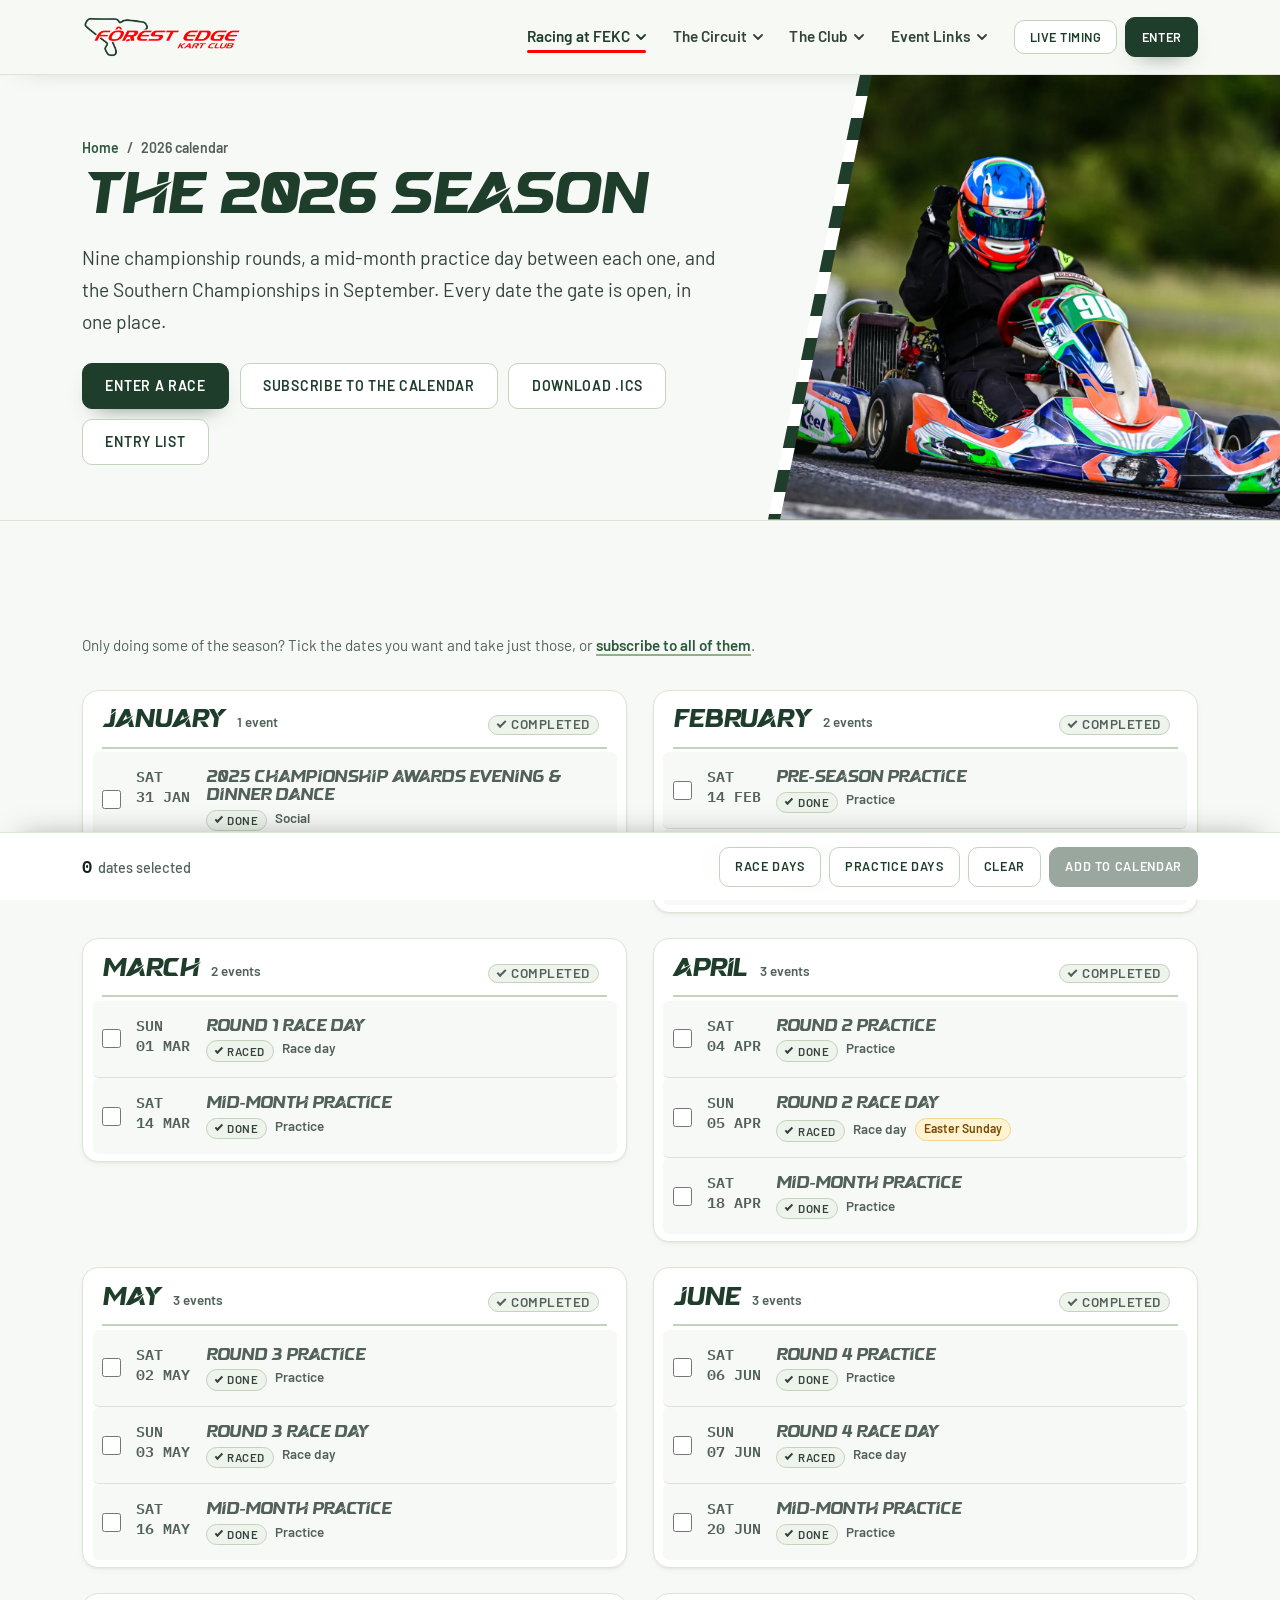
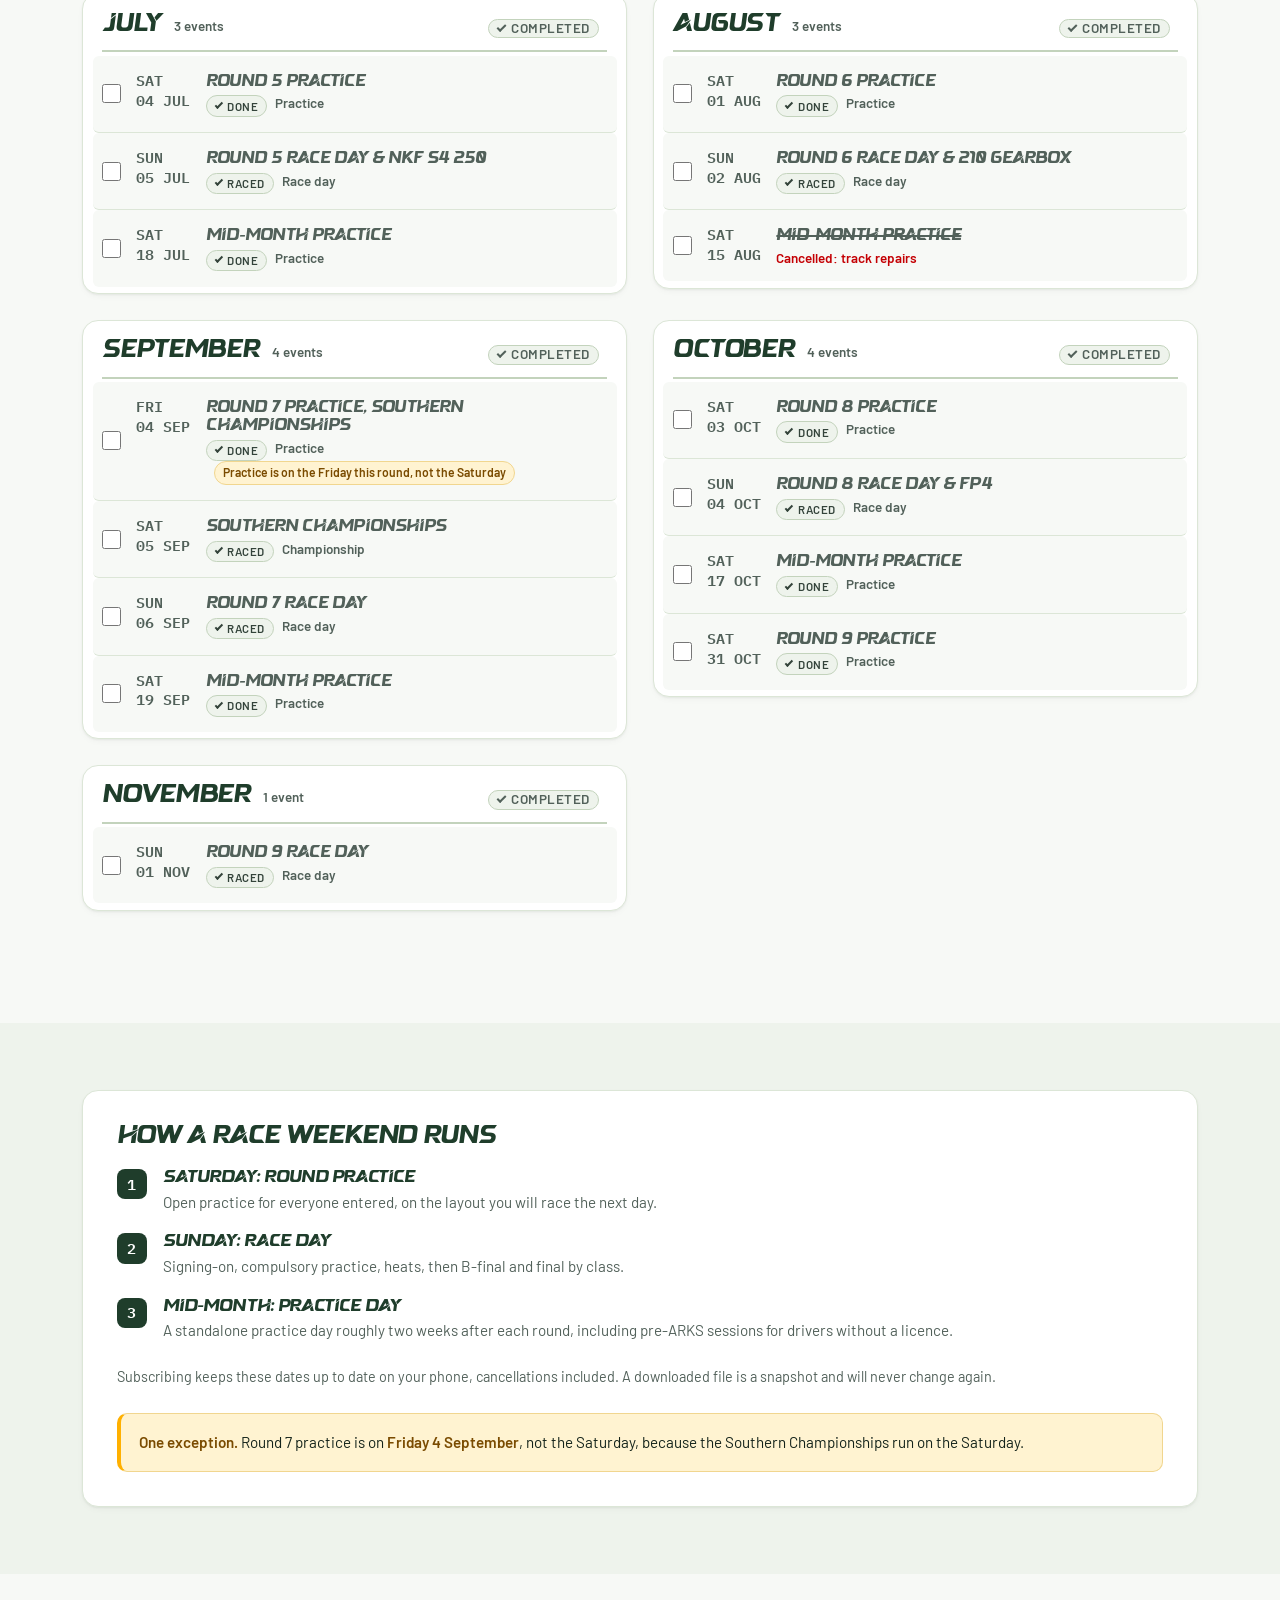
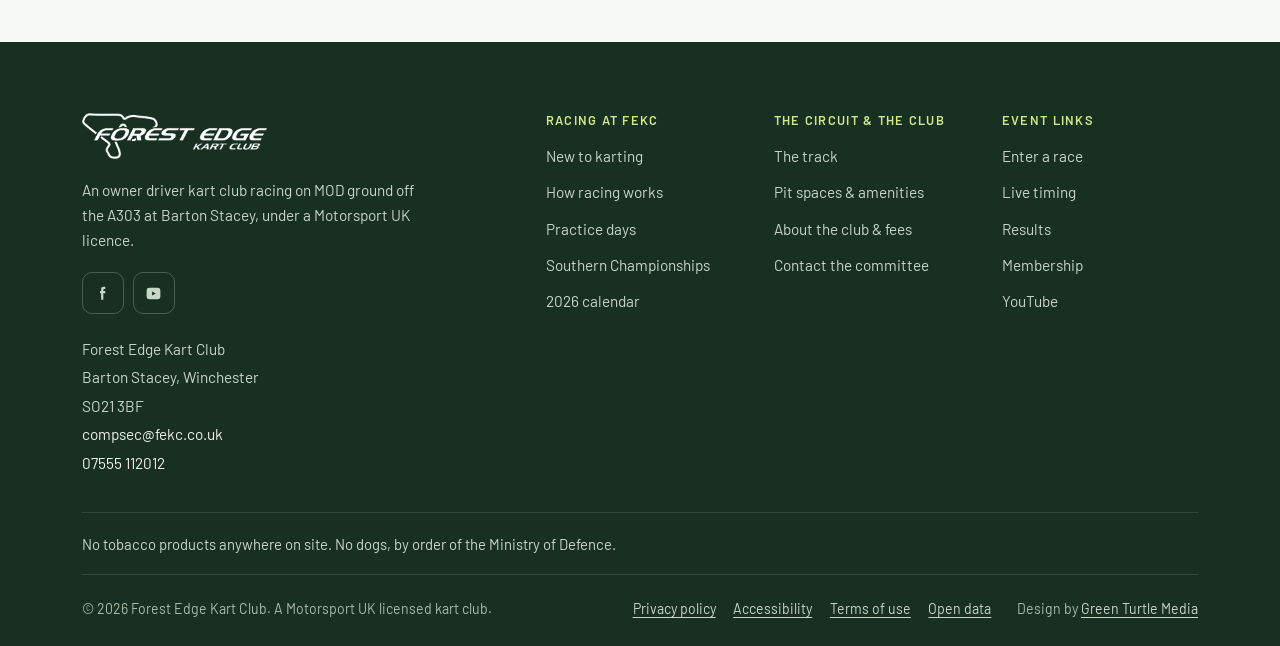
<file: calendar.html>
<!doctype html>
<html lang="en-GB">
<head>
<meta charset="utf-8">
<meta name="viewport" content="width=device-width,initial-scale=1">
<title>2026 calendar | Forest Edge Kart Club</title>
<meta name="description" content="Every 2026 date at Forest Edge Kart Club: nine championship rounds, mid-month practice days and the Southern Championships in September.">
<meta name="theme-color" content="#f7f9f6">
<link rel="canonical" href="https://fekc.co.uk/calendar.html">
<meta property="og:type" content="website">
<meta property="og:site_name" content="Forest Edge Kart Club">
<meta property="og:title" content="2026 calendar | Forest Edge Kart Club">
<meta property="og:description" content="Every 2026 date at Forest Edge Kart Club: nine championship rounds, mid-month practice days and the Southern Championships in September.">
<meta property="og:image" content="https://fekc.co.uk/assets/img/pack-177.jpg">
<meta name="twitter:card" content="summary_large_image">
<link rel="icon" href="assets/img/favicon.png" sizes="any" type="image/png">
<link rel="apple-touch-icon" href="assets/img/apple-touch-icon.png">
<link rel="manifest" href="site.webmanifest">
<meta name="apple-mobile-web-app-title" content="Forest Edge">
<link rel="preload" href="assets/fonts/barlow-normal-400-latin.woff2" as="font" type="font/woff2" crossorigin>
<link rel="preload" href="assets/fonts/barlow-normal-600-latin.woff2" as="font" type="font/woff2" crossorigin>
<link rel="preload" href="assets/fonts/semakin-regular.otf" as="font" type="font/otf" crossorigin>
<link rel="stylesheet" href="assets/css/fonts.css?v=20261021-4">
<script>document.documentElement.className+=" js";</script>
<link rel="stylesheet" href="assets/css/main.css?v=20261021-4">
<script type="application/ld+json">{"@context":"https://schema.org","@type":"SportsOrganization","@id":"https://fekc.co.uk/#club","name":"Forest Edge Kart Club","alternateName":"FEKC","url":"https://fekc.co.uk/","logo":"https://fekc.co.uk/assets/img/logo.png","image":"https://fekc.co.uk/assets/img/hero-senior.jpg","email":"compsec@fekc.co.uk","telephone":"+44 7555 112012","sport":"Kart racing","address":{"@type":"PostalAddress","streetAddress":"Barton Stacey","addressLocality":"Winchester","addressRegion":"Hampshire","postalCode":"SO21 3BF","addressCountry":"GB"},"sameAs":["https://www.youtube.com/@forestedgekartclub2026"]}</script><script type="application/ld+json">{"@context":"https://schema.org","@type":"ItemList","name":"Forest Edge Kart Club 2026 season","itemListElement":[{"@type":"ListItem","position":1,"item":{"@type":"SportsEvent","name":"Forest Edge Kart Club: 2025 Championship Awards Evening & Dinner Dance","startDate":"2026-01-31","endDate":"2026-01-31","eventStatus":"https://schema.org/EventScheduled","eventAttendanceMode":"https://schema.org/OfflineEventAttendanceMode","url":"https://fekc.co.uk/calendar.html","description":"Social","location":{"@type":"Place","name":"Forest Edge Kart Club","address":{"@type":"PostalAddress","streetAddress":"Barton Stacey","addressLocality":"Winchester","addressRegion":"Hampshire","postalCode":"SO21 3BF","addressCountry":"GB"},"geo":{"@type":"GeoCoordinates","latitude":51.18031,"longitude":-1.36438}},"organizer":{"@id":"https://fekc.co.uk/#club"},"performer":{"@type":"PerformingGroup","name":"Forest Edge competitors"},"offers":{"@type":"Offer","url":"https://fekc.alphatiming.co.uk/","price":"60","priceCurrency":"GBP","availability":"https://schema.org/InStock","validFrom":"2026-01-01"}}},{"@type":"ListItem","position":2,"item":{"@type":"SportsEvent","name":"Forest Edge Kart Club: Pre-Season Practice","startDate":"2026-02-14","endDate":"2026-02-14","eventStatus":"https://schema.org/EventScheduled","eventAttendanceMode":"https://schema.org/OfflineEventAttendanceMode","url":"https://fekc.co.uk/calendar.html","description":"Practice","location":{"@type":"Place","name":"Forest Edge Kart Club","address":{"@type":"PostalAddress","streetAddress":"Barton Stacey","addressLocality":"Winchester","addressRegion":"Hampshire","postalCode":"SO21 3BF","addressCountry":"GB"},"geo":{"@type":"GeoCoordinates","latitude":51.18031,"longitude":-1.36438}},"organizer":{"@id":"https://fekc.co.uk/#club"},"performer":{"@type":"PerformingGroup","name":"Forest Edge competitors"},"offers":{"@type":"Offer","url":"https://fekc.alphatiming.co.uk/","price":"60","priceCurrency":"GBP","availability":"https://schema.org/InStock","validFrom":"2026-01-01"}}},{"@type":"ListItem","position":3,"item":{"@type":"SportsEvent","name":"Forest Edge Kart Club: Round 1 Practice","startDate":"2026-02-28","endDate":"2026-02-28","eventStatus":"https://schema.org/EventScheduled","eventAttendanceMode":"https://schema.org/OfflineEventAttendanceMode","url":"https://fekc.co.uk/calendar.html","description":"Practice","location":{"@type":"Place","name":"Forest Edge Kart Club","address":{"@type":"PostalAddress","streetAddress":"Barton Stacey","addressLocality":"Winchester","addressRegion":"Hampshire","postalCode":"SO21 3BF","addressCountry":"GB"},"geo":{"@type":"GeoCoordinates","latitude":51.18031,"longitude":-1.36438}},"organizer":{"@id":"https://fekc.co.uk/#club"},"performer":{"@type":"PerformingGroup","name":"Forest Edge competitors"},"offers":{"@type":"Offer","url":"https://fekc.alphatiming.co.uk/","price":"60","priceCurrency":"GBP","availability":"https://schema.org/InStock","validFrom":"2026-01-01"}}},{"@type":"ListItem","position":4,"item":{"@type":"SportsEvent","name":"Forest Edge Kart Club: Round 1 Race Day","startDate":"2026-03-01","endDate":"2026-03-01","eventStatus":"https://schema.org/EventScheduled","eventAttendanceMode":"https://schema.org/OfflineEventAttendanceMode","url":"https://fekc.co.uk/calendar.html","description":"Race day","location":{"@type":"Place","name":"Forest Edge Kart Club","address":{"@type":"PostalAddress","streetAddress":"Barton Stacey","addressLocality":"Winchester","addressRegion":"Hampshire","postalCode":"SO21 3BF","addressCountry":"GB"},"geo":{"@type":"GeoCoordinates","latitude":51.18031,"longitude":-1.36438}},"organizer":{"@id":"https://fekc.co.uk/#club"},"performer":{"@type":"PerformingGroup","name":"Forest Edge competitors"},"offers":{"@type":"Offer","url":"https://fekc.alphatiming.co.uk/","price":"65","priceCurrency":"GBP","availability":"https://schema.org/InStock","validFrom":"2026-01-01"}}},{"@type":"ListItem","position":5,"item":{"@type":"SportsEvent","name":"Forest Edge Kart Club: Mid-Month Practice","startDate":"2026-03-14","endDate":"2026-03-14","eventStatus":"https://schema.org/EventScheduled","eventAttendanceMode":"https://schema.org/OfflineEventAttendanceMode","url":"https://fekc.co.uk/calendar.html","description":"Practice","location":{"@type":"Place","name":"Forest Edge Kart Club","address":{"@type":"PostalAddress","streetAddress":"Barton Stacey","addressLocality":"Winchester","addressRegion":"Hampshire","postalCode":"SO21 3BF","addressCountry":"GB"},"geo":{"@type":"GeoCoordinates","latitude":51.18031,"longitude":-1.36438}},"organizer":{"@id":"https://fekc.co.uk/#club"},"performer":{"@type":"PerformingGroup","name":"Forest Edge competitors"},"offers":{"@type":"Offer","url":"https://fekc.alphatiming.co.uk/","price":"60","priceCurrency":"GBP","availability":"https://schema.org/InStock","validFrom":"2026-01-01"}}},{"@type":"ListItem","position":6,"item":{"@type":"SportsEvent","name":"Forest Edge Kart Club: Round 2 Practice","startDate":"2026-04-04","endDate":"2026-04-04","eventStatus":"https://schema.org/EventScheduled","eventAttendanceMode":"https://schema.org/OfflineEventAttendanceMode","url":"https://fekc.co.uk/calendar.html","description":"Practice","location":{"@type":"Place","name":"Forest Edge Kart Club","address":{"@type":"PostalAddress","streetAddress":"Barton Stacey","addressLocality":"Winchester","addressRegion":"Hampshire","postalCode":"SO21 3BF","addressCountry":"GB"},"geo":{"@type":"GeoCoordinates","latitude":51.18031,"longitude":-1.36438}},"organizer":{"@id":"https://fekc.co.uk/#club"},"performer":{"@type":"PerformingGroup","name":"Forest Edge competitors"},"offers":{"@type":"Offer","url":"https://fekc.alphatiming.co.uk/","price":"60","priceCurrency":"GBP","availability":"https://schema.org/InStock","validFrom":"2026-01-01"}}},{"@type":"ListItem","position":7,"item":{"@type":"SportsEvent","name":"Forest Edge Kart Club: Round 2 Race Day","startDate":"2026-04-05","endDate":"2026-04-05","eventStatus":"https://schema.org/EventScheduled","eventAttendanceMode":"https://schema.org/OfflineEventAttendanceMode","url":"https://fekc.co.uk/calendar.html","description":"Race day","location":{"@type":"Place","name":"Forest Edge Kart Club","address":{"@type":"PostalAddress","streetAddress":"Barton Stacey","addressLocality":"Winchester","addressRegion":"Hampshire","postalCode":"SO21 3BF","addressCountry":"GB"},"geo":{"@type":"GeoCoordinates","latitude":51.18031,"longitude":-1.36438}},"organizer":{"@id":"https://fekc.co.uk/#club"},"performer":{"@type":"PerformingGroup","name":"Forest Edge competitors"},"offers":{"@type":"Offer","url":"https://fekc.alphatiming.co.uk/","price":"65","priceCurrency":"GBP","availability":"https://schema.org/InStock","validFrom":"2026-01-01"}}},{"@type":"ListItem","position":8,"item":{"@type":"SportsEvent","name":"Forest Edge Kart Club: Mid-Month Practice","startDate":"2026-04-18","endDate":"2026-04-18","eventStatus":"https://schema.org/EventScheduled","eventAttendanceMode":"https://schema.org/OfflineEventAttendanceMode","url":"https://fekc.co.uk/calendar.html","description":"Practice","location":{"@type":"Place","name":"Forest Edge Kart Club","address":{"@type":"PostalAddress","streetAddress":"Barton Stacey","addressLocality":"Winchester","addressRegion":"Hampshire","postalCode":"SO21 3BF","addressCountry":"GB"},"geo":{"@type":"GeoCoordinates","latitude":51.18031,"longitude":-1.36438}},"organizer":{"@id":"https://fekc.co.uk/#club"},"performer":{"@type":"PerformingGroup","name":"Forest Edge competitors"},"offers":{"@type":"Offer","url":"https://fekc.alphatiming.co.uk/","price":"60","priceCurrency":"GBP","availability":"https://schema.org/InStock","validFrom":"2026-01-01"}}},{"@type":"ListItem","position":9,"item":{"@type":"SportsEvent","name":"Forest Edge Kart Club: Round 3 Practice","startDate":"2026-05-02","endDate":"2026-05-02","eventStatus":"https://schema.org/EventScheduled","eventAttendanceMode":"https://schema.org/OfflineEventAttendanceMode","url":"https://fekc.co.uk/calendar.html","description":"Practice","location":{"@type":"Place","name":"Forest Edge Kart Club","address":{"@type":"PostalAddress","streetAddress":"Barton Stacey","addressLocality":"Winchester","addressRegion":"Hampshire","postalCode":"SO21 3BF","addressCountry":"GB"},"geo":{"@type":"GeoCoordinates","latitude":51.18031,"longitude":-1.36438}},"organizer":{"@id":"https://fekc.co.uk/#club"},"performer":{"@type":"PerformingGroup","name":"Forest Edge competitors"},"offers":{"@type":"Offer","url":"https://fekc.alphatiming.co.uk/","price":"60","priceCurrency":"GBP","availability":"https://schema.org/InStock","validFrom":"2026-01-01"}}},{"@type":"ListItem","position":10,"item":{"@type":"SportsEvent","name":"Forest Edge Kart Club: Round 3 Race Day","startDate":"2026-05-03","endDate":"2026-05-03","eventStatus":"https://schema.org/EventScheduled","eventAttendanceMode":"https://schema.org/OfflineEventAttendanceMode","url":"https://fekc.co.uk/calendar.html","description":"Race day","location":{"@type":"Place","name":"Forest Edge Kart Club","address":{"@type":"PostalAddress","streetAddress":"Barton Stacey","addressLocality":"Winchester","addressRegion":"Hampshire","postalCode":"SO21 3BF","addressCountry":"GB"},"geo":{"@type":"GeoCoordinates","latitude":51.18031,"longitude":-1.36438}},"organizer":{"@id":"https://fekc.co.uk/#club"},"performer":{"@type":"PerformingGroup","name":"Forest Edge competitors"},"offers":{"@type":"Offer","url":"https://fekc.alphatiming.co.uk/","price":"65","priceCurrency":"GBP","availability":"https://schema.org/InStock","validFrom":"2026-01-01"}}},{"@type":"ListItem","position":11,"item":{"@type":"SportsEvent","name":"Forest Edge Kart Club: Mid-Month Practice","startDate":"2026-05-16","endDate":"2026-05-16","eventStatus":"https://schema.org/EventScheduled","eventAttendanceMode":"https://schema.org/OfflineEventAttendanceMode","url":"https://fekc.co.uk/calendar.html","description":"Practice","location":{"@type":"Place","name":"Forest Edge Kart Club","address":{"@type":"PostalAddress","streetAddress":"Barton Stacey","addressLocality":"Winchester","addressRegion":"Hampshire","postalCode":"SO21 3BF","addressCountry":"GB"},"geo":{"@type":"GeoCoordinates","latitude":51.18031,"longitude":-1.36438}},"organizer":{"@id":"https://fekc.co.uk/#club"},"performer":{"@type":"PerformingGroup","name":"Forest Edge competitors"},"offers":{"@type":"Offer","url":"https://fekc.alphatiming.co.uk/","price":"60","priceCurrency":"GBP","availability":"https://schema.org/InStock","validFrom":"2026-01-01"}}},{"@type":"ListItem","position":12,"item":{"@type":"SportsEvent","name":"Forest Edge Kart Club: Round 4 Practice","startDate":"2026-06-06","endDate":"2026-06-06","eventStatus":"https://schema.org/EventScheduled","eventAttendanceMode":"https://schema.org/OfflineEventAttendanceMode","url":"https://fekc.co.uk/calendar.html","description":"Practice","location":{"@type":"Place","name":"Forest Edge Kart Club","address":{"@type":"PostalAddress","streetAddress":"Barton Stacey","addressLocality":"Winchester","addressRegion":"Hampshire","postalCode":"SO21 3BF","addressCountry":"GB"},"geo":{"@type":"GeoCoordinates","latitude":51.18031,"longitude":-1.36438}},"organizer":{"@id":"https://fekc.co.uk/#club"},"performer":{"@type":"PerformingGroup","name":"Forest Edge competitors"},"offers":{"@type":"Offer","url":"https://fekc.alphatiming.co.uk/","price":"60","priceCurrency":"GBP","availability":"https://schema.org/InStock","validFrom":"2026-01-01"}}},{"@type":"ListItem","position":13,"item":{"@type":"SportsEvent","name":"Forest Edge Kart Club: Round 4 Race Day","startDate":"2026-06-07","endDate":"2026-06-07","eventStatus":"https://schema.org/EventScheduled","eventAttendanceMode":"https://schema.org/OfflineEventAttendanceMode","url":"https://fekc.co.uk/calendar.html","description":"Race day","location":{"@type":"Place","name":"Forest Edge Kart Club","address":{"@type":"PostalAddress","streetAddress":"Barton Stacey","addressLocality":"Winchester","addressRegion":"Hampshire","postalCode":"SO21 3BF","addressCountry":"GB"},"geo":{"@type":"GeoCoordinates","latitude":51.18031,"longitude":-1.36438}},"organizer":{"@id":"https://fekc.co.uk/#club"},"performer":{"@type":"PerformingGroup","name":"Forest Edge competitors"},"offers":{"@type":"Offer","url":"https://fekc.alphatiming.co.uk/","price":"65","priceCurrency":"GBP","availability":"https://schema.org/InStock","validFrom":"2026-01-01"}}},{"@type":"ListItem","position":14,"item":{"@type":"SportsEvent","name":"Forest Edge Kart Club: Mid-Month Practice","startDate":"2026-06-20","endDate":"2026-06-20","eventStatus":"https://schema.org/EventScheduled","eventAttendanceMode":"https://schema.org/OfflineEventAttendanceMode","url":"https://fekc.co.uk/calendar.html","description":"Practice","location":{"@type":"Place","name":"Forest Edge Kart Club","address":{"@type":"PostalAddress","streetAddress":"Barton Stacey","addressLocality":"Winchester","addressRegion":"Hampshire","postalCode":"SO21 3BF","addressCountry":"GB"},"geo":{"@type":"GeoCoordinates","latitude":51.18031,"longitude":-1.36438}},"organizer":{"@id":"https://fekc.co.uk/#club"},"performer":{"@type":"PerformingGroup","name":"Forest Edge competitors"},"offers":{"@type":"Offer","url":"https://fekc.alphatiming.co.uk/","price":"60","priceCurrency":"GBP","availability":"https://schema.org/InStock","validFrom":"2026-01-01"}}},{"@type":"ListItem","position":15,"item":{"@type":"SportsEvent","name":"Forest Edge Kart Club: Round 5 Practice","startDate":"2026-07-04","endDate":"2026-07-04","eventStatus":"https://schema.org/EventScheduled","eventAttendanceMode":"https://schema.org/OfflineEventAttendanceMode","url":"https://fekc.co.uk/calendar.html","description":"Practice","location":{"@type":"Place","name":"Forest Edge Kart Club","address":{"@type":"PostalAddress","streetAddress":"Barton Stacey","addressLocality":"Winchester","addressRegion":"Hampshire","postalCode":"SO21 3BF","addressCountry":"GB"},"geo":{"@type":"GeoCoordinates","latitude":51.18031,"longitude":-1.36438}},"organizer":{"@id":"https://fekc.co.uk/#club"},"performer":{"@type":"PerformingGroup","name":"Forest Edge competitors"},"offers":{"@type":"Offer","url":"https://fekc.alphatiming.co.uk/","price":"60","priceCurrency":"GBP","availability":"https://schema.org/InStock","validFrom":"2026-01-01"}}},{"@type":"ListItem","position":16,"item":{"@type":"SportsEvent","name":"Forest Edge Kart Club: Round 5 Race Day & NKF S4 250","startDate":"2026-07-05","endDate":"2026-07-05","eventStatus":"https://schema.org/EventScheduled","eventAttendanceMode":"https://schema.org/OfflineEventAttendanceMode","url":"https://fekc.co.uk/calendar.html","description":"Race day","location":{"@type":"Place","name":"Forest Edge Kart Club","address":{"@type":"PostalAddress","streetAddress":"Barton Stacey","addressLocality":"Winchester","addressRegion":"Hampshire","postalCode":"SO21 3BF","addressCountry":"GB"},"geo":{"@type":"GeoCoordinates","latitude":51.18031,"longitude":-1.36438}},"organizer":{"@id":"https://fekc.co.uk/#club"},"performer":{"@type":"PerformingGroup","name":"Forest Edge competitors"},"offers":{"@type":"Offer","url":"https://fekc.alphatiming.co.uk/","price":"65","priceCurrency":"GBP","availability":"https://schema.org/InStock","validFrom":"2026-01-01"}}},{"@type":"ListItem","position":17,"item":{"@type":"SportsEvent","name":"Forest Edge Kart Club: Mid-Month Practice","startDate":"2026-07-18","endDate":"2026-07-18","eventStatus":"https://schema.org/EventScheduled","eventAttendanceMode":"https://schema.org/OfflineEventAttendanceMode","url":"https://fekc.co.uk/calendar.html","description":"Practice","location":{"@type":"Place","name":"Forest Edge Kart Club","address":{"@type":"PostalAddress","streetAddress":"Barton Stacey","addressLocality":"Winchester","addressRegion":"Hampshire","postalCode":"SO21 3BF","addressCountry":"GB"},"geo":{"@type":"GeoCoordinates","latitude":51.18031,"longitude":-1.36438}},"organizer":{"@id":"https://fekc.co.uk/#club"},"performer":{"@type":"PerformingGroup","name":"Forest Edge competitors"},"offers":{"@type":"Offer","url":"https://fekc.alphatiming.co.uk/","price":"60","priceCurrency":"GBP","availability":"https://schema.org/InStock","validFrom":"2026-01-01"}}},{"@type":"ListItem","position":18,"item":{"@type":"SportsEvent","name":"Forest Edge Kart Club: Round 6 Practice","startDate":"2026-08-01","endDate":"2026-08-01","eventStatus":"https://schema.org/EventScheduled","eventAttendanceMode":"https://schema.org/OfflineEventAttendanceMode","url":"https://fekc.co.uk/calendar.html","description":"Practice","location":{"@type":"Place","name":"Forest Edge Kart Club","address":{"@type":"PostalAddress","streetAddress":"Barton Stacey","addressLocality":"Winchester","addressRegion":"Hampshire","postalCode":"SO21 3BF","addressCountry":"GB"},"geo":{"@type":"GeoCoordinates","latitude":51.18031,"longitude":-1.36438}},"organizer":{"@id":"https://fekc.co.uk/#club"},"performer":{"@type":"PerformingGroup","name":"Forest Edge competitors"},"offers":{"@type":"Offer","url":"https://fekc.alphatiming.co.uk/","price":"60","priceCurrency":"GBP","availability":"https://schema.org/InStock","validFrom":"2026-01-01"}}},{"@type":"ListItem","position":19,"item":{"@type":"SportsEvent","name":"Forest Edge Kart Club: Round 6 Race Day & 210 Gearbox","startDate":"2026-08-02","endDate":"2026-08-02","eventStatus":"https://schema.org/EventScheduled","eventAttendanceMode":"https://schema.org/OfflineEventAttendanceMode","url":"https://fekc.co.uk/calendar.html","description":"Race day","location":{"@type":"Place","name":"Forest Edge Kart Club","address":{"@type":"PostalAddress","streetAddress":"Barton Stacey","addressLocality":"Winchester","addressRegion":"Hampshire","postalCode":"SO21 3BF","addressCountry":"GB"},"geo":{"@type":"GeoCoordinates","latitude":51.18031,"longitude":-1.36438}},"organizer":{"@id":"https://fekc.co.uk/#club"},"performer":{"@type":"PerformingGroup","name":"Forest Edge competitors"},"offers":{"@type":"Offer","url":"https://fekc.alphatiming.co.uk/","price":"65","priceCurrency":"GBP","availability":"https://schema.org/InStock","validFrom":"2026-01-01"}}},{"@type":"ListItem","position":20,"item":{"@type":"SportsEvent","name":"Forest Edge Kart Club: Mid-Month Practice","startDate":"2026-08-15","endDate":"2026-08-15","eventStatus":"https://schema.org/EventCancelled","eventAttendanceMode":"https://schema.org/OfflineEventAttendanceMode","url":"https://fekc.co.uk/calendar.html","description":"Cancelled: track repairs","location":{"@type":"Place","name":"Forest Edge Kart Club","address":{"@type":"PostalAddress","streetAddress":"Barton Stacey","addressLocality":"Winchester","addressRegion":"Hampshire","postalCode":"SO21 3BF","addressCountry":"GB"},"geo":{"@type":"GeoCoordinates","latitude":51.18031,"longitude":-1.36438}},"organizer":{"@id":"https://fekc.co.uk/#club"},"performer":{"@type":"PerformingGroup","name":"Forest Edge competitors"},"offers":{"@type":"Offer","url":"https://fekc.alphatiming.co.uk/","price":"60","priceCurrency":"GBP","availability":"https://schema.org/SoldOut","validFrom":"2026-01-01"}}},{"@type":"ListItem","position":21,"item":{"@type":"SportsEvent","name":"Forest Edge Kart Club: Round 7 Practice, Southern Championships","startDate":"2026-09-04","endDate":"2026-09-04","eventStatus":"https://schema.org/EventScheduled","eventAttendanceMode":"https://schema.org/OfflineEventAttendanceMode","url":"https://fekc.co.uk/calendar.html","description":"Practice","location":{"@type":"Place","name":"Forest Edge Kart Club","address":{"@type":"PostalAddress","streetAddress":"Barton Stacey","addressLocality":"Winchester","addressRegion":"Hampshire","postalCode":"SO21 3BF","addressCountry":"GB"},"geo":{"@type":"GeoCoordinates","latitude":51.18031,"longitude":-1.36438}},"organizer":{"@id":"https://fekc.co.uk/#club"},"performer":{"@type":"PerformingGroup","name":"Forest Edge competitors"},"offers":{"@type":"Offer","url":"https://fekc.alphatiming.co.uk/","price":"60","priceCurrency":"GBP","availability":"https://schema.org/InStock","validFrom":"2026-01-01"}}},{"@type":"ListItem","position":22,"item":{"@type":"SportsEvent","name":"Forest Edge Kart Club: Southern Championships","startDate":"2026-09-05","endDate":"2026-09-05","eventStatus":"https://schema.org/EventScheduled","eventAttendanceMode":"https://schema.org/OfflineEventAttendanceMode","url":"https://fekc.co.uk/calendar.html","description":"Championship","location":{"@type":"Place","name":"Forest Edge Kart Club","address":{"@type":"PostalAddress","streetAddress":"Barton Stacey","addressLocality":"Winchester","addressRegion":"Hampshire","postalCode":"SO21 3BF","addressCountry":"GB"},"geo":{"@type":"GeoCoordinates","latitude":51.18031,"longitude":-1.36438}},"organizer":{"@id":"https://fekc.co.uk/#club"},"performer":{"@type":"PerformingGroup","name":"Forest Edge competitors"},"offers":{"@type":"Offer","url":"https://fekc.alphatiming.co.uk/","price":"65","priceCurrency":"GBP","availability":"https://schema.org/InStock","validFrom":"2026-01-01"}}},{"@type":"ListItem","position":23,"item":{"@type":"SportsEvent","name":"Forest Edge Kart Club: Round 7 Race Day","startDate":"2026-09-06","endDate":"2026-09-06","eventStatus":"https://schema.org/EventScheduled","eventAttendanceMode":"https://schema.org/OfflineEventAttendanceMode","url":"https://fekc.co.uk/calendar.html","description":"Race day","location":{"@type":"Place","name":"Forest Edge Kart Club","address":{"@type":"PostalAddress","streetAddress":"Barton Stacey","addressLocality":"Winchester","addressRegion":"Hampshire","postalCode":"SO21 3BF","addressCountry":"GB"},"geo":{"@type":"GeoCoordinates","latitude":51.18031,"longitude":-1.36438}},"organizer":{"@id":"https://fekc.co.uk/#club"},"performer":{"@type":"PerformingGroup","name":"Forest Edge competitors"},"offers":{"@type":"Offer","url":"https://fekc.alphatiming.co.uk/","price":"65","priceCurrency":"GBP","availability":"https://schema.org/InStock","validFrom":"2026-01-01"}}},{"@type":"ListItem","position":24,"item":{"@type":"SportsEvent","name":"Forest Edge Kart Club: Mid-Month Practice","startDate":"2026-09-19","endDate":"2026-09-19","eventStatus":"https://schema.org/EventScheduled","eventAttendanceMode":"https://schema.org/OfflineEventAttendanceMode","url":"https://fekc.co.uk/calendar.html","description":"Practice","location":{"@type":"Place","name":"Forest Edge Kart Club","address":{"@type":"PostalAddress","streetAddress":"Barton Stacey","addressLocality":"Winchester","addressRegion":"Hampshire","postalCode":"SO21 3BF","addressCountry":"GB"},"geo":{"@type":"GeoCoordinates","latitude":51.18031,"longitude":-1.36438}},"organizer":{"@id":"https://fekc.co.uk/#club"},"performer":{"@type":"PerformingGroup","name":"Forest Edge competitors"},"offers":{"@type":"Offer","url":"https://fekc.alphatiming.co.uk/","price":"60","priceCurrency":"GBP","availability":"https://schema.org/InStock","validFrom":"2026-01-01"}}},{"@type":"ListItem","position":25,"item":{"@type":"SportsEvent","name":"Forest Edge Kart Club: Round 8 Practice","startDate":"2026-10-03","endDate":"2026-10-03","eventStatus":"https://schema.org/EventScheduled","eventAttendanceMode":"https://schema.org/OfflineEventAttendanceMode","url":"https://fekc.co.uk/calendar.html","description":"Practice","location":{"@type":"Place","name":"Forest Edge Kart Club","address":{"@type":"PostalAddress","streetAddress":"Barton Stacey","addressLocality":"Winchester","addressRegion":"Hampshire","postalCode":"SO21 3BF","addressCountry":"GB"},"geo":{"@type":"GeoCoordinates","latitude":51.18031,"longitude":-1.36438}},"organizer":{"@id":"https://fekc.co.uk/#club"},"performer":{"@type":"PerformingGroup","name":"Forest Edge competitors"},"offers":{"@type":"Offer","url":"https://fekc.alphatiming.co.uk/","price":"60","priceCurrency":"GBP","availability":"https://schema.org/InStock","validFrom":"2026-01-01"}}},{"@type":"ListItem","position":26,"item":{"@type":"SportsEvent","name":"Forest Edge Kart Club: Round 8 Race Day & FP4","startDate":"2026-10-04","endDate":"2026-10-04","eventStatus":"https://schema.org/EventScheduled","eventAttendanceMode":"https://schema.org/OfflineEventAttendanceMode","url":"https://fekc.co.uk/calendar.html","description":"Race day","location":{"@type":"Place","name":"Forest Edge Kart Club","address":{"@type":"PostalAddress","streetAddress":"Barton Stacey","addressLocality":"Winchester","addressRegion":"Hampshire","postalCode":"SO21 3BF","addressCountry":"GB"},"geo":{"@type":"GeoCoordinates","latitude":51.18031,"longitude":-1.36438}},"organizer":{"@id":"https://fekc.co.uk/#club"},"performer":{"@type":"PerformingGroup","name":"Forest Edge competitors"},"offers":{"@type":"Offer","url":"https://fekc.alphatiming.co.uk/","price":"65","priceCurrency":"GBP","availability":"https://schema.org/InStock","validFrom":"2026-01-01"}}},{"@type":"ListItem","position":27,"item":{"@type":"SportsEvent","name":"Forest Edge Kart Club: Mid-Month Practice","startDate":"2026-10-17","endDate":"2026-10-17","eventStatus":"https://schema.org/EventScheduled","eventAttendanceMode":"https://schema.org/OfflineEventAttendanceMode","url":"https://fekc.co.uk/calendar.html","description":"Practice","location":{"@type":"Place","name":"Forest Edge Kart Club","address":{"@type":"PostalAddress","streetAddress":"Barton Stacey","addressLocality":"Winchester","addressRegion":"Hampshire","postalCode":"SO21 3BF","addressCountry":"GB"},"geo":{"@type":"GeoCoordinates","latitude":51.18031,"longitude":-1.36438}},"organizer":{"@id":"https://fekc.co.uk/#club"},"performer":{"@type":"PerformingGroup","name":"Forest Edge competitors"},"offers":{"@type":"Offer","url":"https://fekc.alphatiming.co.uk/","price":"60","priceCurrency":"GBP","availability":"https://schema.org/InStock","validFrom":"2026-01-01"}}},{"@type":"ListItem","position":28,"item":{"@type":"SportsEvent","name":"Forest Edge Kart Club: Round 9 Practice","startDate":"2026-10-31","endDate":"2026-10-31","eventStatus":"https://schema.org/EventScheduled","eventAttendanceMode":"https://schema.org/OfflineEventAttendanceMode","url":"https://fekc.co.uk/calendar.html","description":"Practice","location":{"@type":"Place","name":"Forest Edge Kart Club","address":{"@type":"PostalAddress","streetAddress":"Barton Stacey","addressLocality":"Winchester","addressRegion":"Hampshire","postalCode":"SO21 3BF","addressCountry":"GB"},"geo":{"@type":"GeoCoordinates","latitude":51.18031,"longitude":-1.36438}},"organizer":{"@id":"https://fekc.co.uk/#club"},"performer":{"@type":"PerformingGroup","name":"Forest Edge competitors"},"offers":{"@type":"Offer","url":"https://fekc.alphatiming.co.uk/","price":"60","priceCurrency":"GBP","availability":"https://schema.org/InStock","validFrom":"2026-01-01"}}},{"@type":"ListItem","position":29,"item":{"@type":"SportsEvent","name":"Forest Edge Kart Club: Round 9 Race Day","startDate":"2026-11-01","endDate":"2026-11-01","eventStatus":"https://schema.org/EventScheduled","eventAttendanceMode":"https://schema.org/OfflineEventAttendanceMode","url":"https://fekc.co.uk/calendar.html","description":"Race day","location":{"@type":"Place","name":"Forest Edge Kart Club","address":{"@type":"PostalAddress","streetAddress":"Barton Stacey","addressLocality":"Winchester","addressRegion":"Hampshire","postalCode":"SO21 3BF","addressCountry":"GB"},"geo":{"@type":"GeoCoordinates","latitude":51.18031,"longitude":-1.36438}},"organizer":{"@id":"https://fekc.co.uk/#club"},"performer":{"@type":"PerformingGroup","name":"Forest Edge competitors"},"offers":{"@type":"Offer","url":"https://fekc.alphatiming.co.uk/","price":"65","priceCurrency":"GBP","availability":"https://schema.org/InStock","validFrom":"2026-01-01"}}}]}</script><script type="application/ld+json">{"@context":"https://schema.org","@type":"BreadcrumbList","itemListElement":[{"@type":"ListItem","position":1,"name":"Home","item":"https://fekc.co.uk/"},{"@type":"ListItem","position":2,"name":"2026 calendar","item":"https://fekc.co.uk/calendar.html"}]}</script><script>window.FEKC_EVENTS=[{"iso": "2026-01-31", "name": "2025 Championship Awards Evening & Dinner Dance", "long": "Saturday 31st January 2026", "type": "Social", "kind": "social", "off": false}, {"iso": "2026-02-14", "name": "Pre-Season Practice", "long": "Saturday 14th February 2026", "type": "Practice", "kind": "practice", "off": false}, {"iso": "2026-02-28", "name": "Round 1 Practice", "long": "Saturday 28th February 2026", "type": "Practice", "kind": "practice", "off": false}, {"iso": "2026-03-01", "name": "Round 1 Race Day", "long": "Sunday 1st March 2026", "type": "Race day", "kind": "race", "off": false}, {"iso": "2026-03-14", "name": "Mid-Month Practice", "long": "Saturday 14th March 2026", "type": "Practice", "kind": "practice", "off": false}, {"iso": "2026-04-04", "name": "Round 2 Practice", "long": "Saturday 4th April 2026", "type": "Practice", "kind": "practice", "off": false}, {"iso": "2026-04-05", "name": "Round 2 Race Day", "long": "Sunday 5th April 2026", "type": "Race day", "kind": "race", "off": false}, {"iso": "2026-04-18", "name": "Mid-Month Practice", "long": "Saturday 18th April 2026", "type": "Practice", "kind": "practice", "off": false}, {"iso": "2026-05-02", "name": "Round 3 Practice", "long": "Saturday 2nd May 2026", "type": "Practice", "kind": "practice", "off": false}, {"iso": "2026-05-03", "name": "Round 3 Race Day", "long": "Sunday 3rd May 2026", "type": "Race day", "kind": "race", "off": false}, {"iso": "2026-05-16", "name": "Mid-Month Practice", "long": "Saturday 16th May 2026", "type": "Practice", "kind": "practice", "off": false}, {"iso": "2026-06-06", "name": "Round 4 Practice", "long": "Saturday 6th June 2026", "type": "Practice", "kind": "practice", "off": false}, {"iso": "2026-06-07", "name": "Round 4 Race Day", "long": "Sunday 7th June 2026", "type": "Race day", "kind": "race", "off": false}, {"iso": "2026-06-20", "name": "Mid-Month Practice", "long": "Saturday 20th June 2026", "type": "Practice", "kind": "practice", "off": false}, {"iso": "2026-07-04", "name": "Round 5 Practice", "long": "Saturday 4th July 2026", "type": "Practice", "kind": "practice", "off": false}, {"iso": "2026-07-05", "name": "Round 5 Race Day & NKF S4 250", "long": "Sunday 5th July 2026", "type": "Race day", "kind": "race", "off": false}, {"iso": "2026-07-18", "name": "Mid-Month Practice", "long": "Saturday 18th July 2026", "type": "Practice", "kind": "practice", "off": false}, {"iso": "2026-08-01", "name": "Round 6 Practice", "long": "Saturday 1st August 2026", "type": "Practice", "kind": "practice", "off": false}, {"iso": "2026-08-02", "name": "Round 6 Race Day & 210 Gearbox", "long": "Sunday 2nd August 2026", "type": "Race day", "kind": "race", "off": false}, {"iso": "2026-08-15", "name": "Mid-Month Practice", "long": "Saturday 15th August 2026", "type": "Cancelled: track repairs", "kind": "practice", "off": true}, {"iso": "2026-09-04", "name": "Round 7 Practice, Southern Championships", "long": "Friday 4th September 2026", "type": "Practice", "kind": "practice", "off": false}, {"iso": "2026-09-05", "name": "Southern Championships", "long": "Saturday 5th September 2026", "type": "Championship", "kind": "race", "off": false}, {"iso": "2026-09-06", "name": "Round 7 Race Day", "long": "Sunday 6th September 2026", "type": "Race day", "kind": "race", "off": false}, {"iso": "2026-09-19", "name": "Mid-Month Practice", "long": "Saturday 19th September 2026", "type": "Practice", "kind": "practice", "off": false}, {"iso": "2026-10-03", "name": "Round 8 Practice", "long": "Saturday 3rd October 2026", "type": "Practice", "kind": "practice", "off": false}, {"iso": "2026-10-04", "name": "Round 8 Race Day & FP4", "long": "Sunday 4th October 2026", "type": "Race day", "kind": "race", "off": false}, {"iso": "2026-10-17", "name": "Mid-Month Practice", "long": "Saturday 17th October 2026", "type": "Practice", "kind": "practice", "off": false}, {"iso": "2026-10-31", "name": "Round 9 Practice", "long": "Saturday 31st October 2026", "type": "Practice", "kind": "practice", "off": false}, {"iso": "2026-11-01", "name": "Round 9 Race Day", "long": "Sunday 1st November 2026", "type": "Race day", "kind": "race", "off": false}];window.FEKC_ICS={"loc": "Forest Edge Kart Club, Barton Stacey, Winchester SO21 3BF", "url": "https://fekc.co.uk/calendar.html"};</script></head>
<body>
<div class="notice" data-notice hidden><div class="wrap"><p><strong data-notice-title></strong> <span data-notice-body></span></p></div></div><a class="skip" href="#main">Skip to content</a><header class="hdr"><div class="hdr__in"><a class="brand" href="index.html" aria-label="Forest Edge Kart Club, home"><img src="assets/img/logo-light.png" alt="Forest Edge Kart Club" width="1100" height="303"></a><nav class="nav" aria-label="Primary"><div class="nav__i" data-cur><button class="nav__t" type="button" aria-expanded="false" aria-controls="nvg1">Racing at FEKC<svg class="nav__c" viewBox="0 0 10 6" aria-hidden="true" focusable="false"><path d="M1 1l4 4 4-4"/></svg></button><div class="nav__p" id="nvg1"><a href="start.html">New to karting</a><a href="racing.html">How racing works</a><a href="practice.html">Practice days</a><a href="southern-championships.html">Southern Championships</a><a href="calendar.html" aria-current="page">2026 calendar</a></div></div><div class="nav__i"><button class="nav__t" type="button" aria-expanded="false" aria-controls="nvg2">The Circuit<svg class="nav__c" viewBox="0 0 10 6" aria-hidden="true" focusable="false"><path d="M1 1l4 4 4-4"/></svg></button><div class="nav__p" id="nvg2"><a href="track.html">The track</a><a href="visiting.html">Pit spaces &amp; amenities</a></div></div><div class="nav__i"><button class="nav__t" type="button" aria-expanded="false" aria-controls="nvg3">The Club<svg class="nav__c" viewBox="0 0 10 6" aria-hidden="true" focusable="false"><path d="M1 1l4 4 4-4"/></svg></button><div class="nav__p" id="nvg3"><a href="club.html">About the club &amp; fees</a><a href="contact.html">Contact the committee</a></div></div><div class="nav__i"><button class="nav__t" type="button" aria-expanded="false" aria-controls="nvg4">Event Links<svg class="nav__c" viewBox="0 0 10 6" aria-hidden="true" focusable="false"><path d="M1 1l4 4 4-4"/></svg></button><div class="nav__p" id="nvg4"><a href="https://fekc.alphatiming.co.uk/" target="_blank" rel="noopener">Enter a race</a><a href="https://fekc.alphatiming.co.uk/entrylist" target="_blank" rel="noopener">Entry list</a><a href="https://live.alphatiming.co.uk/fekc" target="_blank" rel="noopener">Live timing</a><a href="https://results.alphatiming.co.uk/fekc/" target="_blank" rel="noopener">Results</a><a href="https://fekc.alphatiming.co.uk/users/sign_in" target="_blank" rel="noopener">Membership</a><a href="https://www.youtube.com/@forestedgekartclub2026/streams" target="_blank" rel="noopener">Watch on YouTube</a></div></div></nav><div class="hdr__cta"><a class="live" href="https://live.alphatiming.co.uk/fekc" target="_blank" rel="noopener" data-live><i aria-hidden="true"></i><span data-live-text>Live timing</span></a><a class="btn btn--red btn--sm" href="https://fekc.alphatiming.co.uk/" target="_blank" rel="noopener">Enter</a><button class="burger" type="button" aria-expanded="false" aria-controls="menu" aria-label="Open menu"><span></span><span></span><span></span></button></div></div></header><div class="menu" id="menu" aria-hidden="true"><div class="menu__in"><div class="menu__grp"><span class="lab">Racing at FEKC</span><a class="menu__l" href="start.html">New to karting</a><a class="menu__l" href="racing.html">How racing works</a><a class="menu__l" href="practice.html">Practice days</a><a class="menu__l" href="southern-championships.html">Southern Championships</a><a class="menu__l" href="calendar.html" aria-current="page">2026 calendar</a></div><div class="menu__grp"><span class="lab">The Circuit</span><a class="menu__l" href="track.html">The track</a><a class="menu__l" href="visiting.html">Pit spaces &amp; amenities</a></div><div class="menu__grp"><span class="lab">The Club</span><a class="menu__l" href="club.html">About the club &amp; fees</a><a class="menu__l" href="contact.html">Contact the committee</a></div><div class="menu__grp"><span class="lab">Event Links</span><a class="menu__l" href="https://fekc.alphatiming.co.uk/" target="_blank" rel="noopener">Enter a race</a><a class="menu__l" href="https://fekc.alphatiming.co.uk/entrylist" target="_blank" rel="noopener">Entry list</a><a class="menu__l" href="https://live.alphatiming.co.uk/fekc" target="_blank" rel="noopener">Live timing</a><a class="menu__l" href="https://results.alphatiming.co.uk/fekc/" target="_blank" rel="noopener">Results</a><a class="menu__l" href="https://fekc.alphatiming.co.uk/users/sign_in" target="_blank" rel="noopener">Membership</a><a class="menu__l" href="https://www.youtube.com/@forestedgekartclub2026/streams" target="_blank" rel="noopener">Watch on YouTube</a></div><div class="menu__foot"><a class="btn btn--red btn--full" href="https://fekc.alphatiming.co.uk/" target="_blank" rel="noopener">Enter a race</a><a class="btn btn--ghost btn--full" href="tel:+447555112012">Call 07555 112012</a></div></div></div>
<main id="main">
<section class="phd"><div class="phd__bg"><picture><source type="image/webp" sizes="100vw" srcset="assets/img/pack-177-640.webp 640w, assets/img/pack-177-1100.webp 1100w, assets/img/pack-177-1800.webp 1800w"><img src="assets/img/pack-177.jpg" alt="Karts streaming through a corner at Forest Edge" width="1400" height="933" loading="eager" decoding="async"></picture></div><div class="wrap"><nav class="crumb" aria-label="Breadcrumb"><a href="index.html">Home</a><span aria-hidden="true">/</span><span>2026 calendar</span></nav><h1 class="d">The 2026 season</h1><p class="lead">Nine championship rounds, a mid-month practice day between each one, and the Southern Championships in September. Every date the gate is open, in one place.</p><div class="btns" style="margin-top:1.6rem"><a class="btn btn--red" href="https://fekc.alphatiming.co.uk/" target="_blank" rel="noopener">Enter a race</a><a class="btn btn--ghost" href="webcal://fekc.co.uk/fekc-2026.ics">Subscribe to the calendar</a><a class="btn btn--ghost" href="fekc-2026.ics" download>Download .ics</a><a class="btn btn--ghost" href="https://fekc.alphatiming.co.uk/entrylist" target="_blank" rel="noopener">Entry list</a></div></div></section><section class="sec"><div class="wrap" data-cal><p class="calpick__hint" data-pickhint hidden>Only doing some of the season? Tick the dates you want and take just those, or <a href="webcal://fekc.co.uk/fekc-2026.ics">subscribe to all of them</a>.</p><div class="cal cal--2"><div class="mon"><div class="mon__h"><h3 class="d">January</h3><span>1 event</span></div><label class="ev ev--pick" data-iso="2026-01-31" data-kind="social"><input class="ev__cb" type="checkbox" value="2026-01-31" data-pick aria-label="Include 2025 Championship Awards Evening &amp; Dinner Dance, Saturday 31st January 2026, in the calendar file"><span class="ev__d">SAT<br>31 JAN</span><span class="ev__n">2025 Championship Awards Evening &amp; Dinner Dance</span><span class="ev__t">Social</span></label></div><div class="mon"><div class="mon__h"><h3 class="d">February</h3><span>2 events</span></div><label class="ev ev--pick" data-iso="2026-02-14" data-kind="practice"><input class="ev__cb" type="checkbox" value="2026-02-14" data-pick aria-label="Include Pre-Season Practice, Saturday 14th February 2026, in the calendar file"><span class="ev__d">SAT<br>14 FEB</span><span class="ev__n">Pre-Season Practice</span><span class="ev__t">Practice</span></label><label class="ev ev--pick" data-iso="2026-02-28" data-kind="practice"><input class="ev__cb" type="checkbox" value="2026-02-28" data-pick aria-label="Include Round 1 Practice, Saturday 28th February 2026, in the calendar file"><span class="ev__d">SAT<br>28 FEB</span><span class="ev__n">Round 1 Practice</span><span class="ev__t">Practice</span></label></div><div class="mon"><div class="mon__h"><h3 class="d">March</h3><span>2 events</span></div><label class="ev ev--race ev--pick" data-iso="2026-03-01" data-kind="race"><input class="ev__cb" type="checkbox" value="2026-03-01" data-pick aria-label="Include Round 1 Race Day, Sunday 1st March 2026, in the calendar file"><span class="ev__d">SUN<br>01 MAR</span><span class="ev__n">Round 1 Race Day</span><span class="ev__t">Race day</span></label><label class="ev ev--pick" data-iso="2026-03-14" data-kind="practice"><input class="ev__cb" type="checkbox" value="2026-03-14" data-pick aria-label="Include Mid-Month Practice, Saturday 14th March 2026, in the calendar file"><span class="ev__d">SAT<br>14 MAR</span><span class="ev__n">Mid-Month Practice</span><span class="ev__t">Practice</span></label></div><div class="mon"><div class="mon__h"><h3 class="d">April</h3><span>3 events</span></div><label class="ev ev--pick" data-iso="2026-04-04" data-kind="practice"><input class="ev__cb" type="checkbox" value="2026-04-04" data-pick aria-label="Include Round 2 Practice, Saturday 4th April 2026, in the calendar file"><span class="ev__d">SAT<br>04 APR</span><span class="ev__n">Round 2 Practice</span><span class="ev__t">Practice</span></label><label class="ev ev--race ev--pick" data-iso="2026-04-05" data-kind="race"><input class="ev__cb" type="checkbox" value="2026-04-05" data-pick aria-label="Include Round 2 Race Day, Sunday 5th April 2026, in the calendar file"><span class="ev__d">SUN<br>05 APR</span><span class="ev__n">Round 2 Race Day</span><span class="ev__t">Race day<span class="ev__note">Easter Sunday</span></span></label><label class="ev ev--pick" data-iso="2026-04-18" data-kind="practice"><input class="ev__cb" type="checkbox" value="2026-04-18" data-pick aria-label="Include Mid-Month Practice, Saturday 18th April 2026, in the calendar file"><span class="ev__d">SAT<br>18 APR</span><span class="ev__n">Mid-Month Practice</span><span class="ev__t">Practice</span></label></div><div class="mon"><div class="mon__h"><h3 class="d">May</h3><span>3 events</span></div><label class="ev ev--pick" data-iso="2026-05-02" data-kind="practice"><input class="ev__cb" type="checkbox" value="2026-05-02" data-pick aria-label="Include Round 3 Practice, Saturday 2nd May 2026, in the calendar file"><span class="ev__d">SAT<br>02 MAY</span><span class="ev__n">Round 3 Practice</span><span class="ev__t">Practice</span></label><label class="ev ev--race ev--pick" data-iso="2026-05-03" data-kind="race"><input class="ev__cb" type="checkbox" value="2026-05-03" data-pick aria-label="Include Round 3 Race Day, Sunday 3rd May 2026, in the calendar file"><span class="ev__d">SUN<br>03 MAY</span><span class="ev__n">Round 3 Race Day</span><span class="ev__t">Race day</span></label><label class="ev ev--pick" data-iso="2026-05-16" data-kind="practice"><input class="ev__cb" type="checkbox" value="2026-05-16" data-pick aria-label="Include Mid-Month Practice, Saturday 16th May 2026, in the calendar file"><span class="ev__d">SAT<br>16 MAY</span><span class="ev__n">Mid-Month Practice</span><span class="ev__t">Practice</span></label></div><div class="mon"><div class="mon__h"><h3 class="d">June</h3><span>3 events</span></div><label class="ev ev--pick" data-iso="2026-06-06" data-kind="practice"><input class="ev__cb" type="checkbox" value="2026-06-06" data-pick aria-label="Include Round 4 Practice, Saturday 6th June 2026, in the calendar file"><span class="ev__d">SAT<br>06 JUN</span><span class="ev__n">Round 4 Practice</span><span class="ev__t">Practice</span></label><label class="ev ev--race ev--pick" data-iso="2026-06-07" data-kind="race"><input class="ev__cb" type="checkbox" value="2026-06-07" data-pick aria-label="Include Round 4 Race Day, Sunday 7th June 2026, in the calendar file"><span class="ev__d">SUN<br>07 JUN</span><span class="ev__n">Round 4 Race Day</span><span class="ev__t">Race day</span></label><label class="ev ev--pick" data-iso="2026-06-20" data-kind="practice"><input class="ev__cb" type="checkbox" value="2026-06-20" data-pick aria-label="Include Mid-Month Practice, Saturday 20th June 2026, in the calendar file"><span class="ev__d">SAT<br>20 JUN</span><span class="ev__n">Mid-Month Practice</span><span class="ev__t">Practice</span></label></div><div class="mon"><div class="mon__h"><h3 class="d">July</h3><span>3 events</span></div><label class="ev ev--pick" data-iso="2026-07-04" data-kind="practice"><input class="ev__cb" type="checkbox" value="2026-07-04" data-pick aria-label="Include Round 5 Practice, Saturday 4th July 2026, in the calendar file"><span class="ev__d">SAT<br>04 JUL</span><span class="ev__n">Round 5 Practice</span><span class="ev__t">Practice</span></label><label class="ev ev--race ev--pick" data-iso="2026-07-05" data-kind="race"><input class="ev__cb" type="checkbox" value="2026-07-05" data-pick aria-label="Include Round 5 Race Day &amp; NKF S4 250, Sunday 5th July 2026, in the calendar file"><span class="ev__d">SUN<br>05 JUL</span><span class="ev__n">Round 5 Race Day &amp; NKF S4 250</span><span class="ev__t">Race day</span></label><label class="ev ev--pick" data-iso="2026-07-18" data-kind="practice"><input class="ev__cb" type="checkbox" value="2026-07-18" data-pick aria-label="Include Mid-Month Practice, Saturday 18th July 2026, in the calendar file"><span class="ev__d">SAT<br>18 JUL</span><span class="ev__n">Mid-Month Practice</span><span class="ev__t">Practice</span></label></div><div class="mon"><div class="mon__h"><h3 class="d">August</h3><span>3 events</span></div><label class="ev ev--pick" data-iso="2026-08-01" data-kind="practice"><input class="ev__cb" type="checkbox" value="2026-08-01" data-pick aria-label="Include Round 6 Practice, Saturday 1st August 2026, in the calendar file"><span class="ev__d">SAT<br>01 AUG</span><span class="ev__n">Round 6 Practice</span><span class="ev__t">Practice</span></label><label class="ev ev--race ev--pick" data-iso="2026-08-02" data-kind="race"><input class="ev__cb" type="checkbox" value="2026-08-02" data-pick aria-label="Include Round 6 Race Day &amp; 210 Gearbox, Sunday 2nd August 2026, in the calendar file"><span class="ev__d">SUN<br>02 AUG</span><span class="ev__n">Round 6 Race Day &amp; 210 Gearbox</span><span class="ev__t">Race day</span></label><label class="ev ev--off ev--pick" data-iso="2026-08-15" data-kind="practice"><input class="ev__cb" type="checkbox" value="2026-08-15" data-pick aria-label="Include Mid-Month Practice, Saturday 15th August 2026, in the calendar file"><span class="ev__d">SAT<br>15 AUG</span><span class="ev__n">Mid-Month Practice</span><span class="ev__t">Cancelled: track repairs</span></label></div><div class="mon"><div class="mon__h"><h3 class="d">September</h3><span>4 events</span></div><label class="ev ev--pick" data-iso="2026-09-04" data-kind="practice"><input class="ev__cb" type="checkbox" value="2026-09-04" data-pick aria-label="Include Round 7 Practice, Southern Championships, Friday 4th September 2026, in the calendar file"><span class="ev__d">FRI<br>04 SEP</span><span class="ev__n">Round 7 Practice, Southern Championships</span><span class="ev__t">Practice<span class="ev__note">Practice is on the Friday this round, not the Saturday</span></span></label><label class="ev ev--race ev--pick" data-iso="2026-09-05" data-kind="race"><input class="ev__cb" type="checkbox" value="2026-09-05" data-pick aria-label="Include Southern Championships, Saturday 5th September 2026, in the calendar file"><span class="ev__d">SAT<br>05 SEP</span><span class="ev__n">Southern Championships</span><span class="ev__t">Championship</span></label><label class="ev ev--race ev--pick" data-iso="2026-09-06" data-kind="race"><input class="ev__cb" type="checkbox" value="2026-09-06" data-pick aria-label="Include Round 7 Race Day, Sunday 6th September 2026, in the calendar file"><span class="ev__d">SUN<br>06 SEP</span><span class="ev__n">Round 7 Race Day</span><span class="ev__t">Race day</span></label><label class="ev ev--pick" data-iso="2026-09-19" data-kind="practice"><input class="ev__cb" type="checkbox" value="2026-09-19" data-pick aria-label="Include Mid-Month Practice, Saturday 19th September 2026, in the calendar file"><span class="ev__d">SAT<br>19 SEP</span><span class="ev__n">Mid-Month Practice</span><span class="ev__t">Practice</span></label></div><div class="mon"><div class="mon__h"><h3 class="d">October</h3><span>4 events</span></div><label class="ev ev--pick" data-iso="2026-10-03" data-kind="practice"><input class="ev__cb" type="checkbox" value="2026-10-03" data-pick aria-label="Include Round 8 Practice, Saturday 3rd October 2026, in the calendar file"><span class="ev__d">SAT<br>03 OCT</span><span class="ev__n">Round 8 Practice</span><span class="ev__t">Practice</span></label><label class="ev ev--race ev--pick" data-iso="2026-10-04" data-kind="race"><input class="ev__cb" type="checkbox" value="2026-10-04" data-pick aria-label="Include Round 8 Race Day &amp; FP4, Sunday 4th October 2026, in the calendar file"><span class="ev__d">SUN<br>04 OCT</span><span class="ev__n">Round 8 Race Day &amp; FP4</span><span class="ev__t">Race day</span></label><label class="ev ev--pick" data-iso="2026-10-17" data-kind="practice"><input class="ev__cb" type="checkbox" value="2026-10-17" data-pick aria-label="Include Mid-Month Practice, Saturday 17th October 2026, in the calendar file"><span class="ev__d">SAT<br>17 OCT</span><span class="ev__n">Mid-Month Practice</span><span class="ev__t">Practice</span></label><label class="ev ev--pick" data-iso="2026-10-31" data-kind="practice"><input class="ev__cb" type="checkbox" value="2026-10-31" data-pick aria-label="Include Round 9 Practice, Saturday 31st October 2026, in the calendar file"><span class="ev__d">SAT<br>31 OCT</span><span class="ev__n">Round 9 Practice</span><span class="ev__t">Practice</span></label></div><div class="mon"><div class="mon__h"><h3 class="d">November</h3><span>1 event</span></div><label class="ev ev--race ev--pick" data-iso="2026-11-01" data-kind="race"><input class="ev__cb" type="checkbox" value="2026-11-01" data-pick aria-label="Include Round 9 Race Day, Sunday 1st November 2026, in the calendar file"><span class="ev__d">SUN<br>01 NOV</span><span class="ev__n">Round 9 Race Day</span><span class="ev__t">Race day</span></label></div></div></div></section><section class="sec sec--tight"><div class="wrap"><div class="panel rv"><h3 class="d">How a race weekend runs</h3><ol class="steps" style="margin-top:1.2rem"><li><strong>Saturday: round practice</strong><span>Open practice for everyone entered, on the layout you will race the next day.</span></li><li><strong>Sunday: race day</strong><span>Signing-on, compulsory practice, heats, then B-final and final by class.</span></li><li><strong>Mid-month: practice day</strong><span>A standalone practice day roughly two weeks after each round, including pre-ARKS sessions for drivers without a licence.</span></li></ol><p class="mute" style="margin-top:1.4rem;font-size:.9rem">Subscribing keeps these dates up to date on your phone, cancellations included. A downloaded file is a snapshot and will never change again.</p><p class="warn" style="margin-top:1.5rem"><strong>One exception.</strong> Round 7 practice is on <strong>Friday 4 September</strong>, not the Saturday, because the Southern Championships run on the Saturday.</p></div></div></section><div class="calpick" data-pickbar hidden><div class="wrap calpick__in"><p class="calpick__n"><strong data-pick-count>0</strong> dates selected</p><div class="calpick__b"><button class="btn btn--ghost btn--sm" type="button" data-pick-set="race">Race days</button><button class="btn btn--ghost btn--sm" type="button" data-pick-set="practice">Practice days</button><button class="btn btn--ghost btn--sm" type="button" data-pick-set="none">Clear</button><button class="btn btn--red btn--sm" type="button" data-pick-go>Add to calendar</button></div></div><p class="sr" data-pick-msg role="status" aria-live="polite"></p></div>
</main>
<footer class="ft"><div class="wrap"><div class="ft__top"><div class="ft__brand"><picture><source type="image/webp" srcset="assets/img/logo-white.webp"><img src="assets/img/logo-white.png" alt="Forest Edge Kart Club" width="1100" height="274" loading="lazy"></picture><p>An owner driver kart club racing on MOD ground off the A303 at Barton Stacey, under a Motorsport UK licence.</p><ul class="social"><li><a href="https://www.facebook.com/ForestEdgeKarting/" target="_blank" rel="noopener" aria-label="Forest Edge Kart Club on Facebook"><svg viewBox="0 0 24 24" aria-hidden="true" focusable="false"><path d="M14 9h-2.2V7.6c0-.6.4-.8.7-.8H14V4.4h-2c-2.2 0-2.7 1.7-2.7 2.7V9H8v2.6h1.3V19h2.5v-7.4H14z"/></svg></a></li><li><a href="https://www.youtube.com/@forestedgekartclub2026" target="_blank" rel="noopener" aria-label="Forest Edge Kart Club on YouTube"><svg viewBox="0 0 24 24" aria-hidden="true" focusable="false"><path d="M19.6 7.2a2 2 0 0 0-1.4-1.4C17 5.5 12 5.5 12 5.5s-5 0-6.2.3A2 2 0 0 0 4.4 7.2 21 21 0 0 0 4.1 12a21 21 0 0 0 .3 4.8 2 2 0 0 0 1.4 1.4c1.2.3 6.2.3 6.2.3s5 0 6.2-.3a2 2 0 0 0 1.4-1.4 21 21 0 0 0 .3-4.8 21 21 0 0 0-.3-4.8zM10.4 14.4V9.6l4.2 2.4z"/></svg></a></li></ul><address class="ft__addr">Forest Edge Kart Club<br>Barton Stacey, Winchester<br>SO21 3BF<br><a href="mailto:compsec@fekc.co.uk">compsec@fekc.co.uk</a><br><a href="tel:+447555112012">07555 112012</a></address></div><div class="ft__cols"><div class="ft__col"><h2 class="ft__h">Racing at FEKC</h2><ul><li><a href="start.html">New to karting</a></li><li><a href="racing.html">How racing works</a></li><li><a href="practice.html">Practice days</a></li><li><a href="southern-championships.html">Southern Championships</a></li><li><a href="calendar.html">2026 calendar</a></li></ul></div><div class="ft__col"><h2 class="ft__h">The Circuit &amp; The Club</h2><ul><li><a href="track.html">The track</a></li><li><a href="visiting.html">Pit spaces &amp; amenities</a></li><li><a href="club.html">About the club &amp; fees</a></li><li><a href="contact.html">Contact the committee</a></li></ul></div><div class="ft__col"><h2 class="ft__h">Event Links</h2><ul><li><a href="https://fekc.alphatiming.co.uk/" target="_blank" rel="noopener">Enter a race</a></li><li><a href="https://live.alphatiming.co.uk/fekc" target="_blank" rel="noopener">Live timing</a></li><li><a href="https://results.alphatiming.co.uk/fekc/" target="_blank" rel="noopener">Results</a></li><li><a href="https://fekc.alphatiming.co.uk/users/sign_in" target="_blank" rel="noopener">Membership</a></li><li><a href="https://www.youtube.com/@forestedgekartclub2026/streams" target="_blank" rel="noopener">YouTube</a></li></ul></div></div></div><p class="ft__rules">No tobacco products anywhere on site. No dogs, by order of the Ministry of Defence.</p><div class="ft__bot"><p>&copy; 2026 Forest Edge Kart Club. A Motorsport UK licensed kart club.</p><p class="ft__legal"><a href="privacy.html">Privacy policy</a><a href="accessibility.html">Accessibility</a><a href="terms.html">Terms of use</a><a href="data.html">Open data</a></p><p class="ft__by">Design by <a href="https://greenturtle.media" target="_blank" rel="noopener">Green Turtle Media</a></p></div></div></footer>
<script src="assets/js/main.js?v=20261021-4" defer></script>
</body>
</html>
</file>
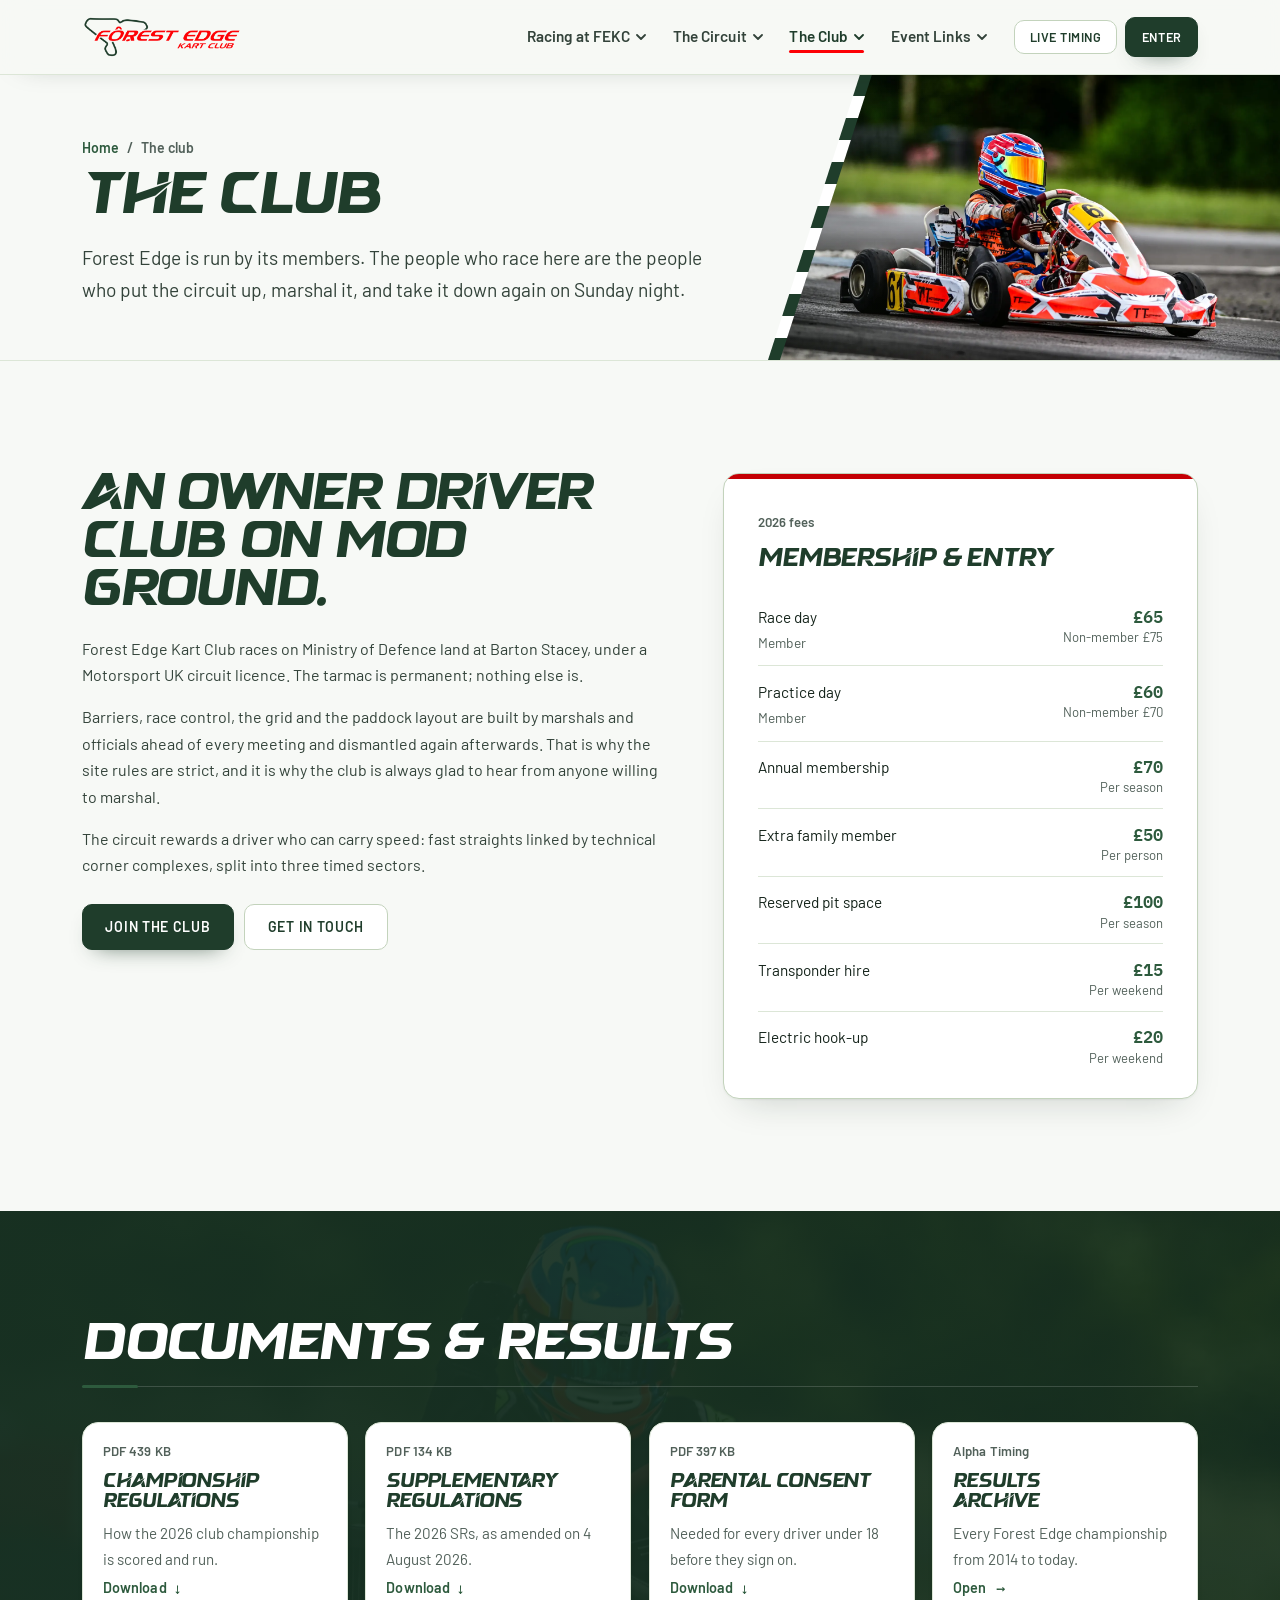
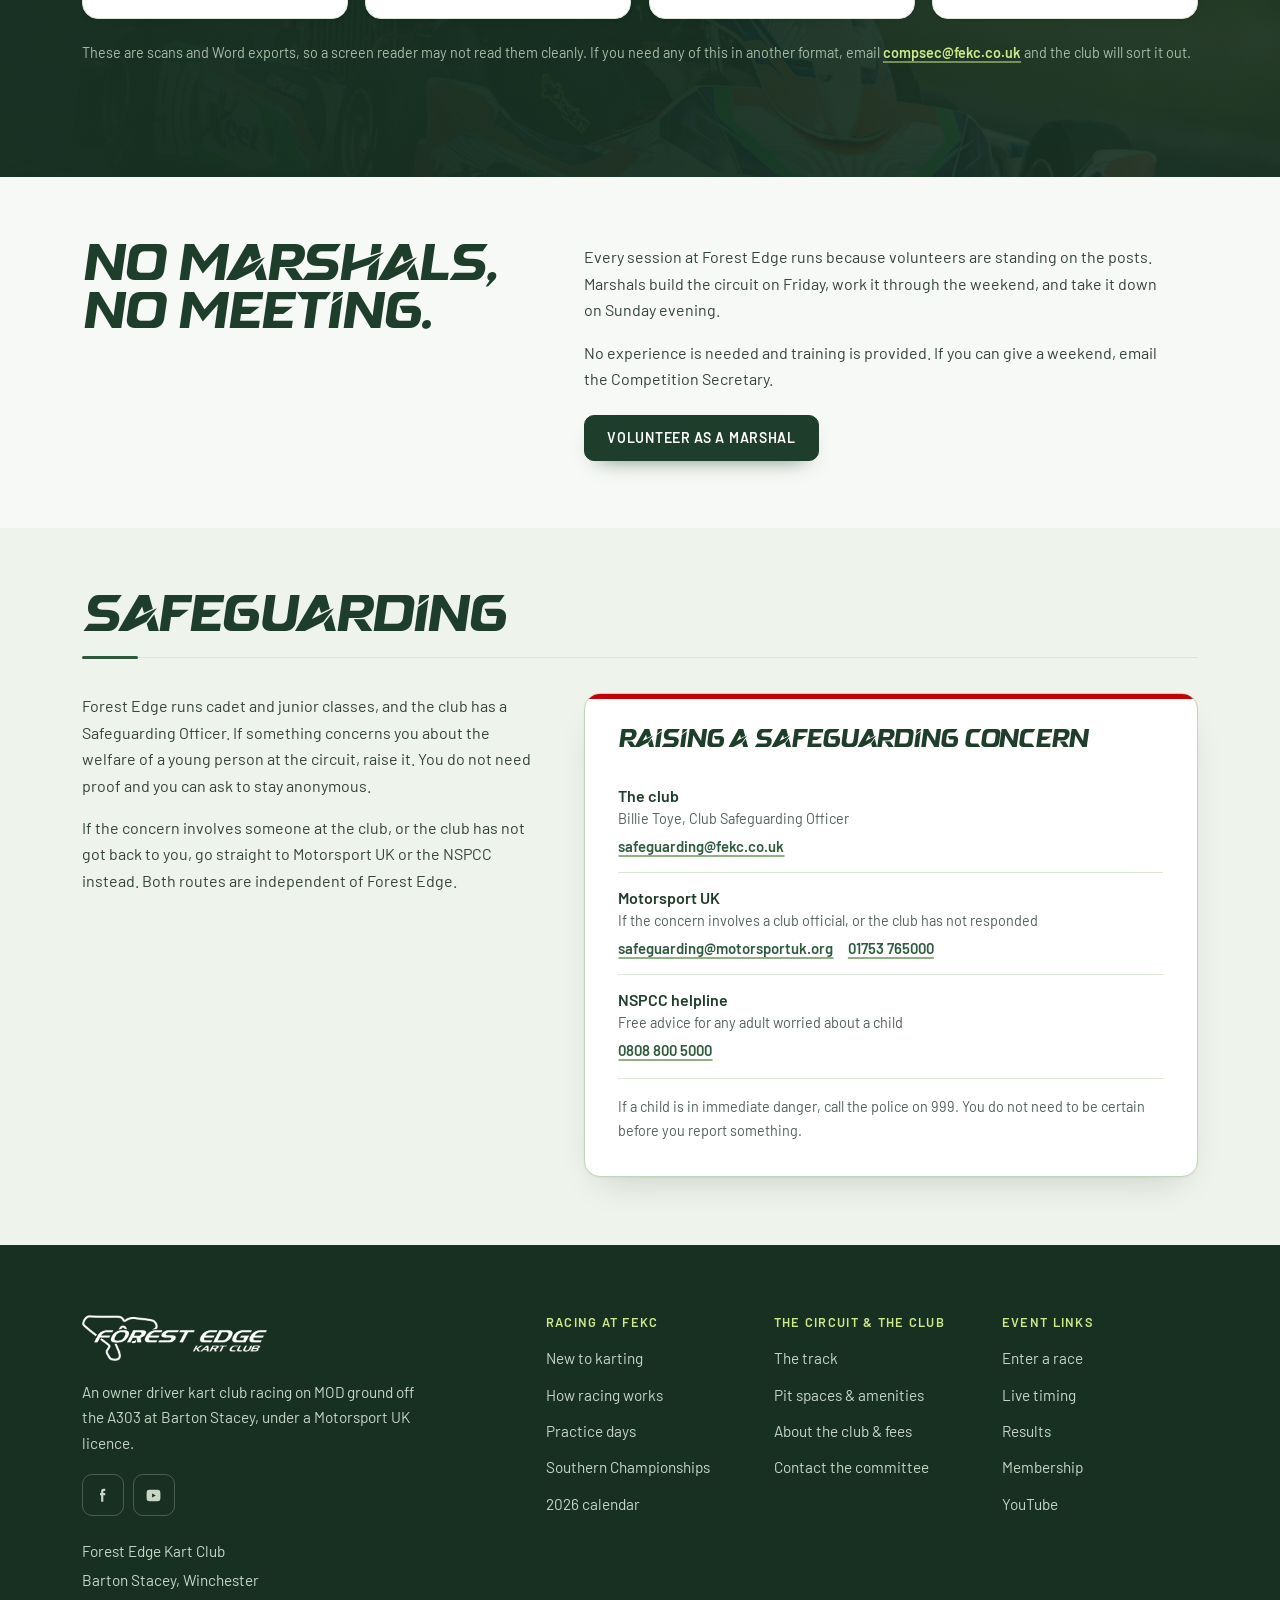
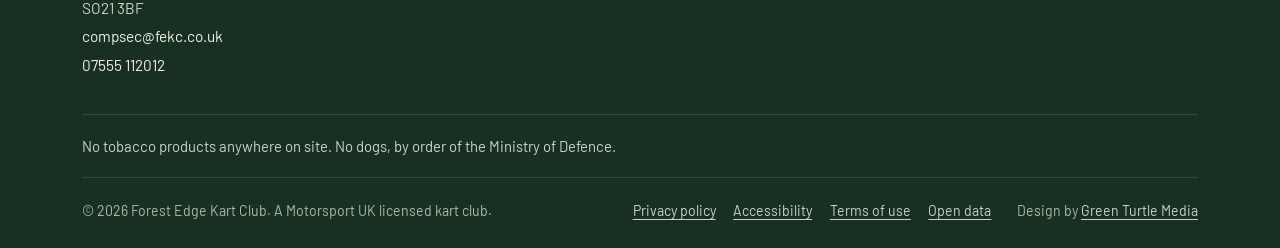
<file: club.html>
<!doctype html>
<html lang="en-GB">
<head>
<meta charset="utf-8">
<meta name="viewport" content="width=device-width,initial-scale=1">
<title>The club | Forest Edge Kart Club</title>
<meta name="description" content="About Forest Edge Kart Club: an owner-driver club on MOD land, 2026 membership and entry fees, regulations, results archive and marshalling.">
<meta name="theme-color" content="#f7f9f6">
<link rel="canonical" href="https://fekc.co.uk/club.html">
<meta property="og:type" content="website">
<meta property="og:site_name" content="Forest Edge Kart Club">
<meta property="og:title" content="The club | Forest Edge Kart Club">
<meta property="og:description" content="About Forest Edge Kart Club: an owner-driver club on MOD land, 2026 membership and entry fees, regulations, results archive and marshalling.">
<meta property="og:image" content="https://fekc.co.uk/assets/img/rotax-cadet.jpg">
<meta name="twitter:card" content="summary_large_image">
<link rel="icon" href="assets/img/favicon.png" sizes="any" type="image/png">
<link rel="apple-touch-icon" href="assets/img/apple-touch-icon.png">
<link rel="manifest" href="site.webmanifest">
<meta name="apple-mobile-web-app-title" content="Forest Edge">
<link rel="preload" href="assets/fonts/barlow-normal-400-latin.woff2" as="font" type="font/woff2" crossorigin>
<link rel="preload" href="assets/fonts/barlow-normal-600-latin.woff2" as="font" type="font/woff2" crossorigin>
<link rel="preload" href="assets/fonts/semakin-regular.otf" as="font" type="font/otf" crossorigin>
<link rel="stylesheet" href="assets/css/fonts.css?v=20261021-4">
<script>document.documentElement.className+=" js";</script>
<link rel="stylesheet" href="assets/css/main.css?v=20261021-4">
<script type="application/ld+json">{"@context":"https://schema.org","@type":"SportsOrganization","@id":"https://fekc.co.uk/#club","name":"Forest Edge Kart Club","alternateName":"FEKC","url":"https://fekc.co.uk/","logo":"https://fekc.co.uk/assets/img/logo.png","image":"https://fekc.co.uk/assets/img/hero-senior.jpg","email":"compsec@fekc.co.uk","telephone":"+44 7555 112012","sport":"Kart racing","address":{"@type":"PostalAddress","streetAddress":"Barton Stacey","addressLocality":"Winchester","addressRegion":"Hampshire","postalCode":"SO21 3BF","addressCountry":"GB"},"sameAs":["https://www.youtube.com/@forestedgekartclub2026"]}</script><script type="application/ld+json">{"@context":"https://schema.org","@type":"BreadcrumbList","itemListElement":[{"@type":"ListItem","position":1,"name":"Home","item":"https://fekc.co.uk/"},{"@type":"ListItem","position":2,"name":"The club","item":"https://fekc.co.uk/club.html"}]}</script><script>window.FEKC_EVENTS=[{"iso": "2026-01-31", "name": "2025 Championship Awards Evening & Dinner Dance", "long": "Saturday 31st January 2026", "type": "Social", "kind": "social", "off": false}, {"iso": "2026-02-14", "name": "Pre-Season Practice", "long": "Saturday 14th February 2026", "type": "Practice", "kind": "practice", "off": false}, {"iso": "2026-02-28", "name": "Round 1 Practice", "long": "Saturday 28th February 2026", "type": "Practice", "kind": "practice", "off": false}, {"iso": "2026-03-01", "name": "Round 1 Race Day", "long": "Sunday 1st March 2026", "type": "Race day", "kind": "race", "off": false}, {"iso": "2026-03-14", "name": "Mid-Month Practice", "long": "Saturday 14th March 2026", "type": "Practice", "kind": "practice", "off": false}, {"iso": "2026-04-04", "name": "Round 2 Practice", "long": "Saturday 4th April 2026", "type": "Practice", "kind": "practice", "off": false}, {"iso": "2026-04-05", "name": "Round 2 Race Day", "long": "Sunday 5th April 2026", "type": "Race day", "kind": "race", "off": false}, {"iso": "2026-04-18", "name": "Mid-Month Practice", "long": "Saturday 18th April 2026", "type": "Practice", "kind": "practice", "off": false}, {"iso": "2026-05-02", "name": "Round 3 Practice", "long": "Saturday 2nd May 2026", "type": "Practice", "kind": "practice", "off": false}, {"iso": "2026-05-03", "name": "Round 3 Race Day", "long": "Sunday 3rd May 2026", "type": "Race day", "kind": "race", "off": false}, {"iso": "2026-05-16", "name": "Mid-Month Practice", "long": "Saturday 16th May 2026", "type": "Practice", "kind": "practice", "off": false}, {"iso": "2026-06-06", "name": "Round 4 Practice", "long": "Saturday 6th June 2026", "type": "Practice", "kind": "practice", "off": false}, {"iso": "2026-06-07", "name": "Round 4 Race Day", "long": "Sunday 7th June 2026", "type": "Race day", "kind": "race", "off": false}, {"iso": "2026-06-20", "name": "Mid-Month Practice", "long": "Saturday 20th June 2026", "type": "Practice", "kind": "practice", "off": false}, {"iso": "2026-07-04", "name": "Round 5 Practice", "long": "Saturday 4th July 2026", "type": "Practice", "kind": "practice", "off": false}, {"iso": "2026-07-05", "name": "Round 5 Race Day & NKF S4 250", "long": "Sunday 5th July 2026", "type": "Race day", "kind": "race", "off": false}, {"iso": "2026-07-18", "name": "Mid-Month Practice", "long": "Saturday 18th July 2026", "type": "Practice", "kind": "practice", "off": false}, {"iso": "2026-08-01", "name": "Round 6 Practice", "long": "Saturday 1st August 2026", "type": "Practice", "kind": "practice", "off": false}, {"iso": "2026-08-02", "name": "Round 6 Race Day & 210 Gearbox", "long": "Sunday 2nd August 2026", "type": "Race day", "kind": "race", "off": false}, {"iso": "2026-08-15", "name": "Mid-Month Practice", "long": "Saturday 15th August 2026", "type": "Cancelled: track repairs", "kind": "practice", "off": true}, {"iso": "2026-09-04", "name": "Round 7 Practice, Southern Championships", "long": "Friday 4th September 2026", "type": "Practice", "kind": "practice", "off": false}, {"iso": "2026-09-05", "name": "Southern Championships", "long": "Saturday 5th September 2026", "type": "Championship", "kind": "race", "off": false}, {"iso": "2026-09-06", "name": "Round 7 Race Day", "long": "Sunday 6th September 2026", "type": "Race day", "kind": "race", "off": false}, {"iso": "2026-09-19", "name": "Mid-Month Practice", "long": "Saturday 19th September 2026", "type": "Practice", "kind": "practice", "off": false}, {"iso": "2026-10-03", "name": "Round 8 Practice", "long": "Saturday 3rd October 2026", "type": "Practice", "kind": "practice", "off": false}, {"iso": "2026-10-04", "name": "Round 8 Race Day & FP4", "long": "Sunday 4th October 2026", "type": "Race day", "kind": "race", "off": false}, {"iso": "2026-10-17", "name": "Mid-Month Practice", "long": "Saturday 17th October 2026", "type": "Practice", "kind": "practice", "off": false}, {"iso": "2026-10-31", "name": "Round 9 Practice", "long": "Saturday 31st October 2026", "type": "Practice", "kind": "practice", "off": false}, {"iso": "2026-11-01", "name": "Round 9 Race Day", "long": "Sunday 1st November 2026", "type": "Race day", "kind": "race", "off": false}];</script></head>
<body>
<div class="notice" data-notice hidden><div class="wrap"><p><strong data-notice-title></strong> <span data-notice-body></span></p></div></div><a class="skip" href="#main">Skip to content</a><header class="hdr"><div class="hdr__in"><a class="brand" href="index.html" aria-label="Forest Edge Kart Club, home"><img src="assets/img/logo-light.png" alt="Forest Edge Kart Club" width="1100" height="303"></a><nav class="nav" aria-label="Primary"><div class="nav__i"><button class="nav__t" type="button" aria-expanded="false" aria-controls="nvg1">Racing at FEKC<svg class="nav__c" viewBox="0 0 10 6" aria-hidden="true" focusable="false"><path d="M1 1l4 4 4-4"/></svg></button><div class="nav__p" id="nvg1"><a href="start.html">New to karting</a><a href="racing.html">How racing works</a><a href="practice.html">Practice days</a><a href="southern-championships.html">Southern Championships</a><a href="calendar.html">2026 calendar</a></div></div><div class="nav__i"><button class="nav__t" type="button" aria-expanded="false" aria-controls="nvg2">The Circuit<svg class="nav__c" viewBox="0 0 10 6" aria-hidden="true" focusable="false"><path d="M1 1l4 4 4-4"/></svg></button><div class="nav__p" id="nvg2"><a href="track.html">The track</a><a href="visiting.html">Pit spaces &amp; amenities</a></div></div><div class="nav__i" data-cur><button class="nav__t" type="button" aria-expanded="false" aria-controls="nvg3">The Club<svg class="nav__c" viewBox="0 0 10 6" aria-hidden="true" focusable="false"><path d="M1 1l4 4 4-4"/></svg></button><div class="nav__p" id="nvg3"><a href="club.html" aria-current="page">About the club &amp; fees</a><a href="contact.html">Contact the committee</a></div></div><div class="nav__i"><button class="nav__t" type="button" aria-expanded="false" aria-controls="nvg4">Event Links<svg class="nav__c" viewBox="0 0 10 6" aria-hidden="true" focusable="false"><path d="M1 1l4 4 4-4"/></svg></button><div class="nav__p" id="nvg4"><a href="https://fekc.alphatiming.co.uk/" target="_blank" rel="noopener">Enter a race</a><a href="https://fekc.alphatiming.co.uk/entrylist" target="_blank" rel="noopener">Entry list</a><a href="https://live.alphatiming.co.uk/fekc" target="_blank" rel="noopener">Live timing</a><a href="https://results.alphatiming.co.uk/fekc/" target="_blank" rel="noopener">Results</a><a href="https://fekc.alphatiming.co.uk/users/sign_in" target="_blank" rel="noopener">Membership</a><a href="https://www.youtube.com/@forestedgekartclub2026/streams" target="_blank" rel="noopener">Watch on YouTube</a></div></div></nav><div class="hdr__cta"><a class="live" href="https://live.alphatiming.co.uk/fekc" target="_blank" rel="noopener" data-live><i aria-hidden="true"></i><span data-live-text>Live timing</span></a><a class="btn btn--red btn--sm" href="https://fekc.alphatiming.co.uk/" target="_blank" rel="noopener">Enter</a><button class="burger" type="button" aria-expanded="false" aria-controls="menu" aria-label="Open menu"><span></span><span></span><span></span></button></div></div></header><div class="menu" id="menu" aria-hidden="true"><div class="menu__in"><div class="menu__grp"><span class="lab">Racing at FEKC</span><a class="menu__l" href="start.html">New to karting</a><a class="menu__l" href="racing.html">How racing works</a><a class="menu__l" href="practice.html">Practice days</a><a class="menu__l" href="southern-championships.html">Southern Championships</a><a class="menu__l" href="calendar.html">2026 calendar</a></div><div class="menu__grp"><span class="lab">The Circuit</span><a class="menu__l" href="track.html">The track</a><a class="menu__l" href="visiting.html">Pit spaces &amp; amenities</a></div><div class="menu__grp"><span class="lab">The Club</span><a class="menu__l" href="club.html" aria-current="page">About the club &amp; fees</a><a class="menu__l" href="contact.html">Contact the committee</a></div><div class="menu__grp"><span class="lab">Event Links</span><a class="menu__l" href="https://fekc.alphatiming.co.uk/" target="_blank" rel="noopener">Enter a race</a><a class="menu__l" href="https://fekc.alphatiming.co.uk/entrylist" target="_blank" rel="noopener">Entry list</a><a class="menu__l" href="https://live.alphatiming.co.uk/fekc" target="_blank" rel="noopener">Live timing</a><a class="menu__l" href="https://results.alphatiming.co.uk/fekc/" target="_blank" rel="noopener">Results</a><a class="menu__l" href="https://fekc.alphatiming.co.uk/users/sign_in" target="_blank" rel="noopener">Membership</a><a class="menu__l" href="https://www.youtube.com/@forestedgekartclub2026/streams" target="_blank" rel="noopener">Watch on YouTube</a></div><div class="menu__foot"><a class="btn btn--red btn--full" href="https://fekc.alphatiming.co.uk/" target="_blank" rel="noopener">Enter a race</a><a class="btn btn--ghost btn--full" href="tel:+447555112012">Call 07555 112012</a></div></div></div>
<main id="main">
<section class="phd"><div class="phd__bg"><picture><source type="image/webp" sizes="100vw" srcset="assets/img/rotax-cadet-640.webp 640w, assets/img/rotax-cadet-1100.webp 1100w, assets/img/rotax-cadet-1800.webp 1800w"><img src="assets/img/rotax-cadet.jpg" alt="Rotax Cadet karts racing at Forest Edge" width="1400" height="933" loading="eager" decoding="async"></picture></div><div class="wrap"><nav class="crumb" aria-label="Breadcrumb"><a href="index.html">Home</a><span aria-hidden="true">/</span><span>The club</span></nav><h1 class="d">The club</h1><p class="lead">Forest Edge is run by its members. The people who race here are the people who put the circuit up, marshal it, and take it down again on Sunday night.</p></div></section><section class="sec"><div class="wrap"><div class="split split--w"><div class="prose"><h2 class="d" style="margin-bottom:1.2rem">An owner driver club on MOD ground.</h2><p>Forest Edge Kart Club races on Ministry of Defence land at Barton Stacey, under a Motorsport UK circuit licence. The tarmac is permanent; nothing else is.</p><p>Barriers, race control, the grid and the paddock layout are built by marshals and officials ahead of every meeting and dismantled again afterwards. That is why the site rules are strict, and it is why the club is always glad to hear from anyone willing to marshal.</p><p>The circuit rewards a driver who can carry speed: fast straights linked by technical corner complexes, split into three timed sectors.</p><div class="btns" style="margin-top:1.6rem"><a class="btn btn--red" href="https://fekc.alphatiming.co.uk/users/sign_in" target="_blank" rel="noopener">Join the club</a><a class="btn btn--ghost" href="contact.html">Get in touch</a></div></div><div class="panel panel--red" id="fees"><span class="lab">2026 fees</span><h3 class="d" style="margin:.8rem 0 1.2rem">Membership &amp; entry</h3><dl class="dl"><div><dt>Race day<small>Member</small></dt><dd>&pound;65<small>Non-member &pound;75</small></dd></div><div><dt>Practice day<small>Member</small></dt><dd>&pound;60<small>Non-member &pound;70</small></dd></div><div><dt>Annual membership</dt><dd>&pound;70<small>Per season</small></dd></div><div><dt>Extra family member</dt><dd>&pound;50<small>Per person</small></dd></div><div><dt>Reserved pit space</dt><dd>&pound;100<small>Per season</small></dd></div><div><dt>Transponder hire</dt><dd>&pound;15<small>Per weekend</small></dd></div><div><dt>Electric hook-up</dt><dd>&pound;20<small>Per weekend</small></dd></div></dl></div></div></div></section><section class="sec band" id="documents"><div class="band__bg"><picture><source type="image/webp" sizes="100vw" srcset="assets/img/pack-177-640.webp 640w, assets/img/pack-177-1100.webp 1100w, assets/img/pack-177-1800.webp 1800w"><img src="assets/img/pack-177.jpg" alt="" aria-hidden="true" width="1400" height="933" loading="lazy" decoding="async"></picture></div><div class="wrap"><h2 class="d shd shd--rule">Documents &amp; results</h2><div class="cards cards--4 rv"><a class="card card--doc" href="assets/docs/Championship-Regs-Published-16-2-26.pdf"><span class="card__b"><span class="lab">PDF 439 KB</span><h3 class="d">Championship Regulations</h3><p>How the 2026 club championship is scored and run.</p><span class="card__go">Download <span aria-hidden="true">&darr;</span></span></span></a><a class="card card--doc" href="assets/docs/SR2026-Amended-4.8.26.pdf"><span class="card__b"><span class="lab">PDF 134 KB</span><h3 class="d">Supplementary Regulations</h3><p>The 2026 SRs, as amended on 4 August 2026.</p><span class="card__go">Download <span aria-hidden="true">&darr;</span></span></span></a><a class="card card--doc" href="assets/docs/MSUK-Parental-Consent-Authorisation-form.pdf"><span class="card__b"><span class="lab">PDF 397 KB</span><h3 class="d">Parental Consent Form</h3><p>Needed for every driver under 18 before they sign on.</p><span class="card__go">Download <span aria-hidden="true">&darr;</span></span></span></a><a class="card card--doc" href="https://results.alphatiming.co.uk/fekc/" target="_blank" rel="noopener"><span class="card__b"><span class="lab">Alpha Timing</span><h3 class="d">Results<br class="brk">Archive</h3><p>Every Forest Edge championship from 2014 to today.</p><span class="card__go">Open <span aria-hidden="true">&rarr;</span></span></span></a></div><p class="mute" style="margin-top:1.4rem;font-size:.9rem">These are scans and Word exports, so a screen reader may not read them cleanly. If you need any of this in another format, email <a href="mailto:compsec@fekc.co.uk">compsec@fekc.co.uk</a> and the club will sort it out.</p></div></section><section class="sec sec--tight"><div class="wrap"><div class="split split--n rv"><div><h2 class="d">No marshals,<br>no meeting.</h2></div><div class="prose"><p>Every session at Forest Edge runs because volunteers are standing on the posts. Marshals build the circuit on Friday, work it through the weekend, and take it down on Sunday evening.</p><p>No experience is needed and training is provided. If you can give a weekend, email the Competition Secretary.</p><div class="btns" style="margin-top:1.4rem"><a class="btn btn--red" href="mailto:compsec@fekc.co.uk?subject=Marshalling%20at%20Forest%20Edge">Volunteer as a marshal</a></div></div></div></div></section><section class="sec sec--tight" id="safeguarding"><div class="wrap"><h2 class="d shd shd--rule">Safeguarding</h2><div class="split split--n rv"><div class="prose"><p>Forest Edge runs cadet and junior classes, and the club has a Safeguarding Officer. If something concerns you about the welfare of a young person at the circuit, raise it. You do not need proof and you can ask to stay anonymous.</p><p>If the concern involves someone at the club, or the club has not got back to you, go straight to Motorsport UK or the NSPCC instead. Both routes are independent of Forest Edge.</p></div><div class="panel panel--red"><h3 class="d">Raising a safeguarding concern</h3><ul class="sgs"><li class="sg"><span class="sg__w">The club</span><span class="sg__n">Billie Toye, Club Safeguarding Officer</span><span class="sg__c"><a class="sg__x" href="mailto:safeguarding@fekc.co.uk">safeguarding@fekc.co.uk</a></span></li><li class="sg"><span class="sg__w">Motorsport UK</span><span class="sg__n">If the concern involves a club official, or the club has not responded</span><span class="sg__c"><a class="sg__x" href="mailto:safeguarding@motorsportuk.org">safeguarding@motorsportuk.org</a><a class="sg__x" href="tel:01753765000">01753 765000</a></span></li><li class="sg"><span class="sg__w">NSPCC helpline</span><span class="sg__n">Free advice for any adult worried about a child</span><span class="sg__c"><a class="sg__x" href="tel:08088005000">0808 800 5000</a></span></li></ul><p class="mute sg__foot">If a child is in immediate danger, call the police on 999. You do not need to be certain before you report something.</p></div></div></div></section>
</main>
<footer class="ft"><div class="wrap"><div class="ft__top"><div class="ft__brand"><picture><source type="image/webp" srcset="assets/img/logo-white.webp"><img src="assets/img/logo-white.png" alt="Forest Edge Kart Club" width="1100" height="274" loading="lazy"></picture><p>An owner driver kart club racing on MOD ground off the A303 at Barton Stacey, under a Motorsport UK licence.</p><ul class="social"><li><a href="https://www.facebook.com/ForestEdgeKarting/" target="_blank" rel="noopener" aria-label="Forest Edge Kart Club on Facebook"><svg viewBox="0 0 24 24" aria-hidden="true" focusable="false"><path d="M14 9h-2.2V7.6c0-.6.4-.8.7-.8H14V4.4h-2c-2.2 0-2.7 1.7-2.7 2.7V9H8v2.6h1.3V19h2.5v-7.4H14z"/></svg></a></li><li><a href="https://www.youtube.com/@forestedgekartclub2026" target="_blank" rel="noopener" aria-label="Forest Edge Kart Club on YouTube"><svg viewBox="0 0 24 24" aria-hidden="true" focusable="false"><path d="M19.6 7.2a2 2 0 0 0-1.4-1.4C17 5.5 12 5.5 12 5.5s-5 0-6.2.3A2 2 0 0 0 4.4 7.2 21 21 0 0 0 4.1 12a21 21 0 0 0 .3 4.8 2 2 0 0 0 1.4 1.4c1.2.3 6.2.3 6.2.3s5 0 6.2-.3a2 2 0 0 0 1.4-1.4 21 21 0 0 0 .3-4.8 21 21 0 0 0-.3-4.8zM10.4 14.4V9.6l4.2 2.4z"/></svg></a></li></ul><address class="ft__addr">Forest Edge Kart Club<br>Barton Stacey, Winchester<br>SO21 3BF<br><a href="mailto:compsec@fekc.co.uk">compsec@fekc.co.uk</a><br><a href="tel:+447555112012">07555 112012</a></address></div><div class="ft__cols"><div class="ft__col"><h2 class="ft__h">Racing at FEKC</h2><ul><li><a href="start.html">New to karting</a></li><li><a href="racing.html">How racing works</a></li><li><a href="practice.html">Practice days</a></li><li><a href="southern-championships.html">Southern Championships</a></li><li><a href="calendar.html">2026 calendar</a></li></ul></div><div class="ft__col"><h2 class="ft__h">The Circuit &amp; The Club</h2><ul><li><a href="track.html">The track</a></li><li><a href="visiting.html">Pit spaces &amp; amenities</a></li><li><a href="club.html">About the club &amp; fees</a></li><li><a href="contact.html">Contact the committee</a></li></ul></div><div class="ft__col"><h2 class="ft__h">Event Links</h2><ul><li><a href="https://fekc.alphatiming.co.uk/" target="_blank" rel="noopener">Enter a race</a></li><li><a href="https://live.alphatiming.co.uk/fekc" target="_blank" rel="noopener">Live timing</a></li><li><a href="https://results.alphatiming.co.uk/fekc/" target="_blank" rel="noopener">Results</a></li><li><a href="https://fekc.alphatiming.co.uk/users/sign_in" target="_blank" rel="noopener">Membership</a></li><li><a href="https://www.youtube.com/@forestedgekartclub2026/streams" target="_blank" rel="noopener">YouTube</a></li></ul></div></div></div><p class="ft__rules">No tobacco products anywhere on site. No dogs, by order of the Ministry of Defence.</p><div class="ft__bot"><p>&copy; 2026 Forest Edge Kart Club. A Motorsport UK licensed kart club.</p><p class="ft__legal"><a href="privacy.html">Privacy policy</a><a href="accessibility.html">Accessibility</a><a href="terms.html">Terms of use</a><a href="data.html">Open data</a></p><p class="ft__by">Design by <a href="https://greenturtle.media" target="_blank" rel="noopener">Green Turtle Media</a></p></div></div></footer>
<script src="assets/js/main.js?v=20261021-4" defer></script>
</body>
</html>
</file>
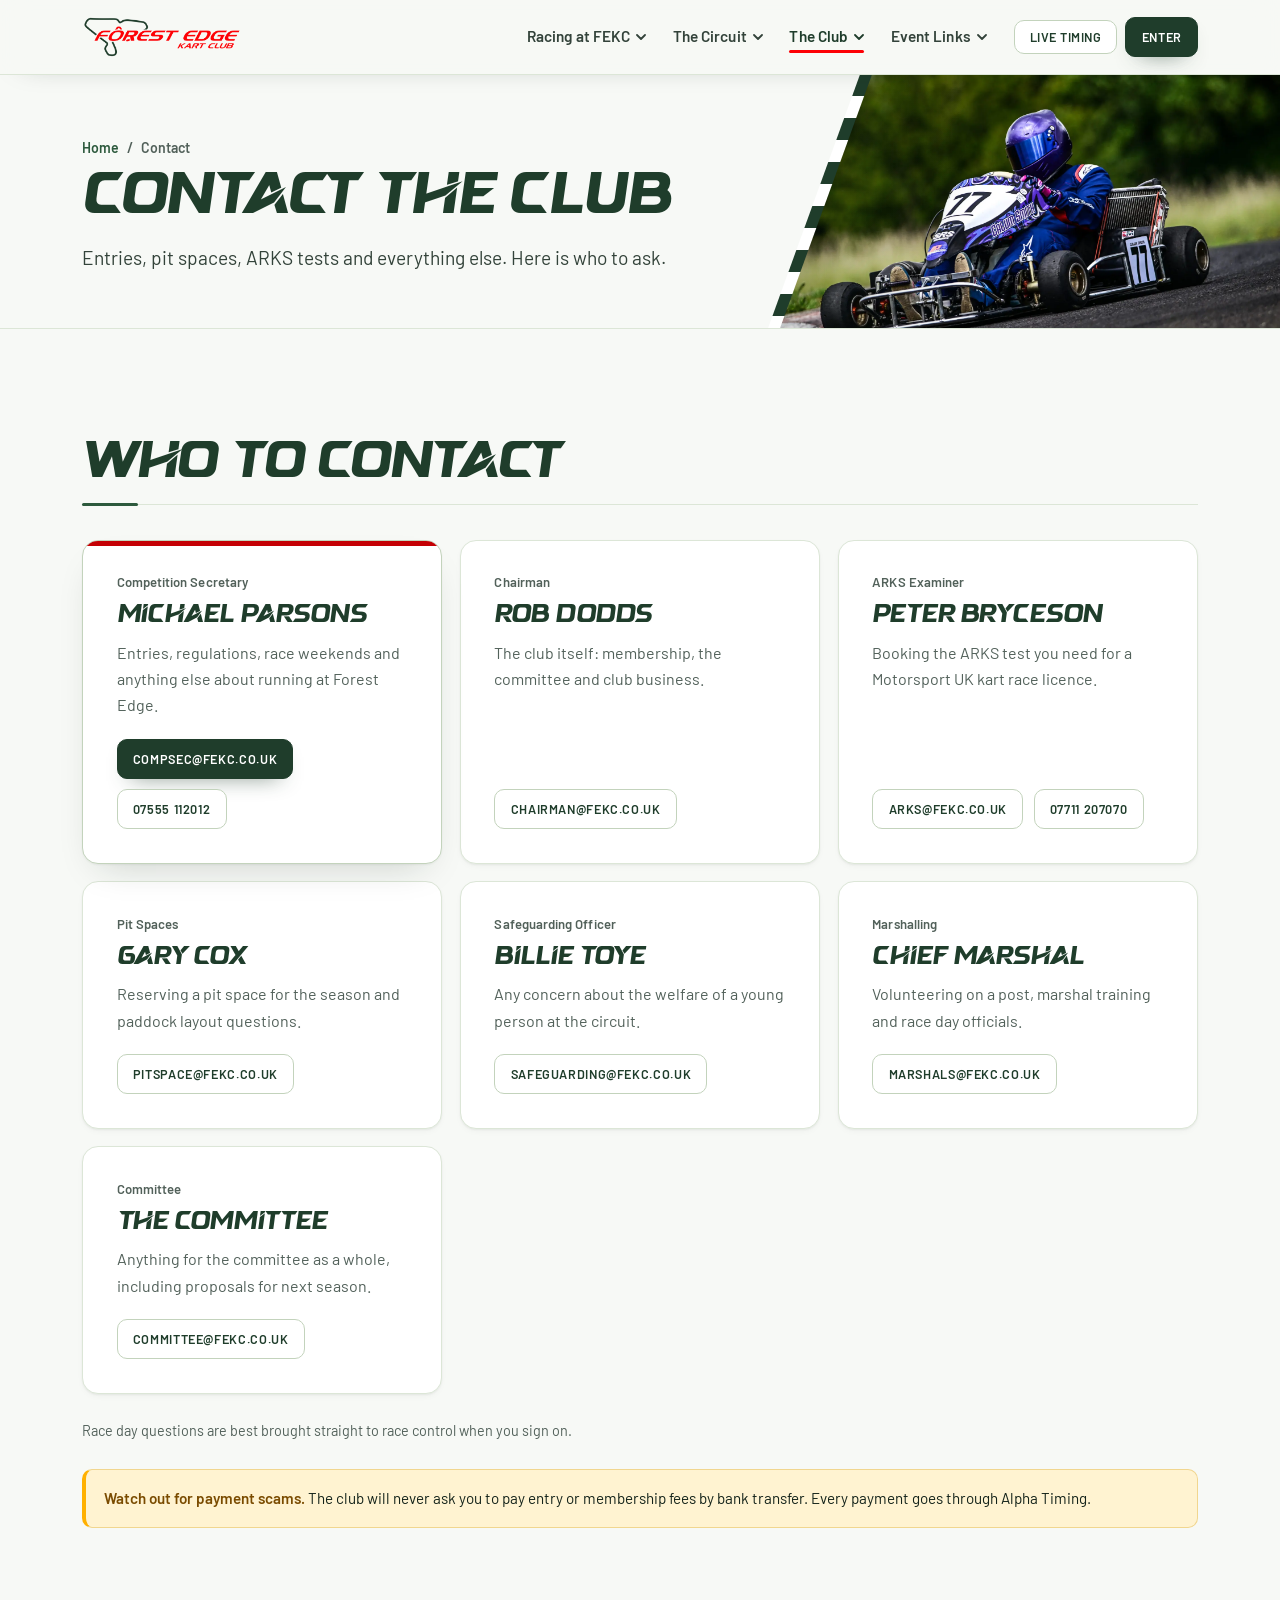
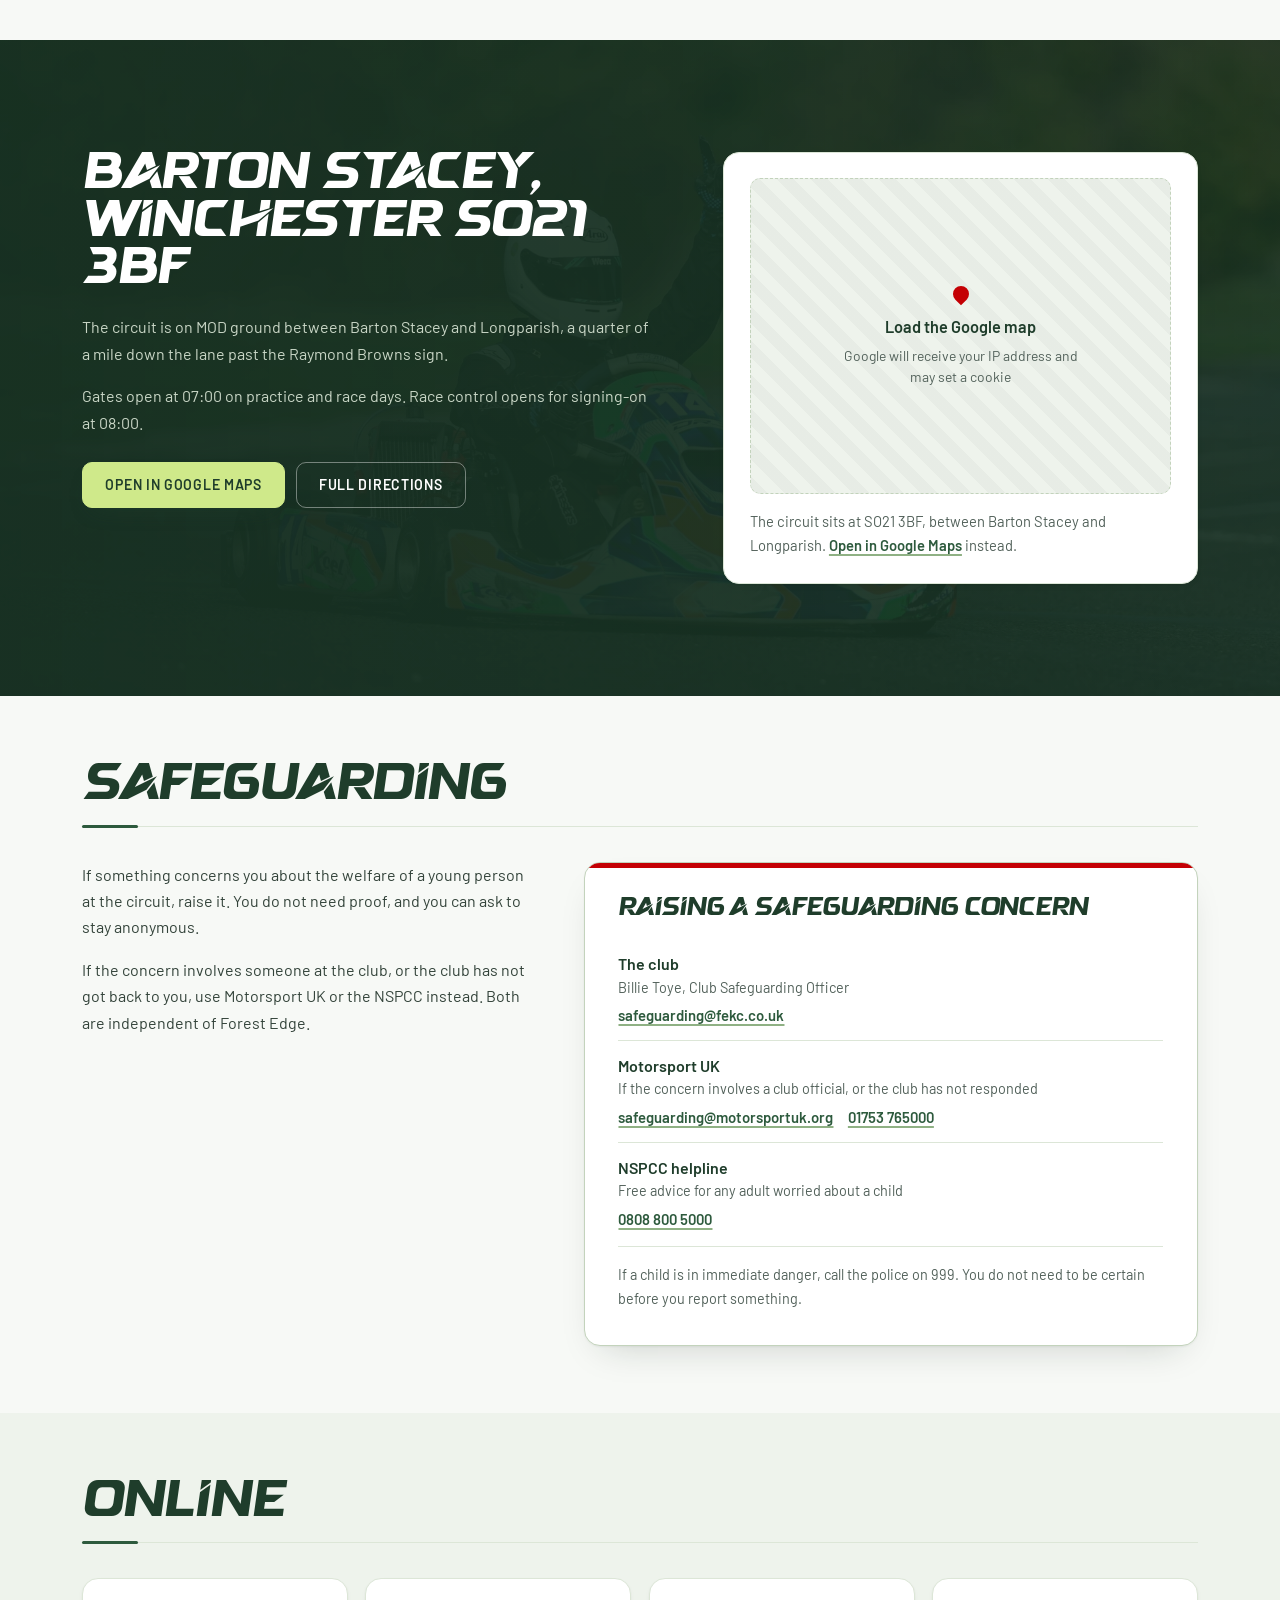
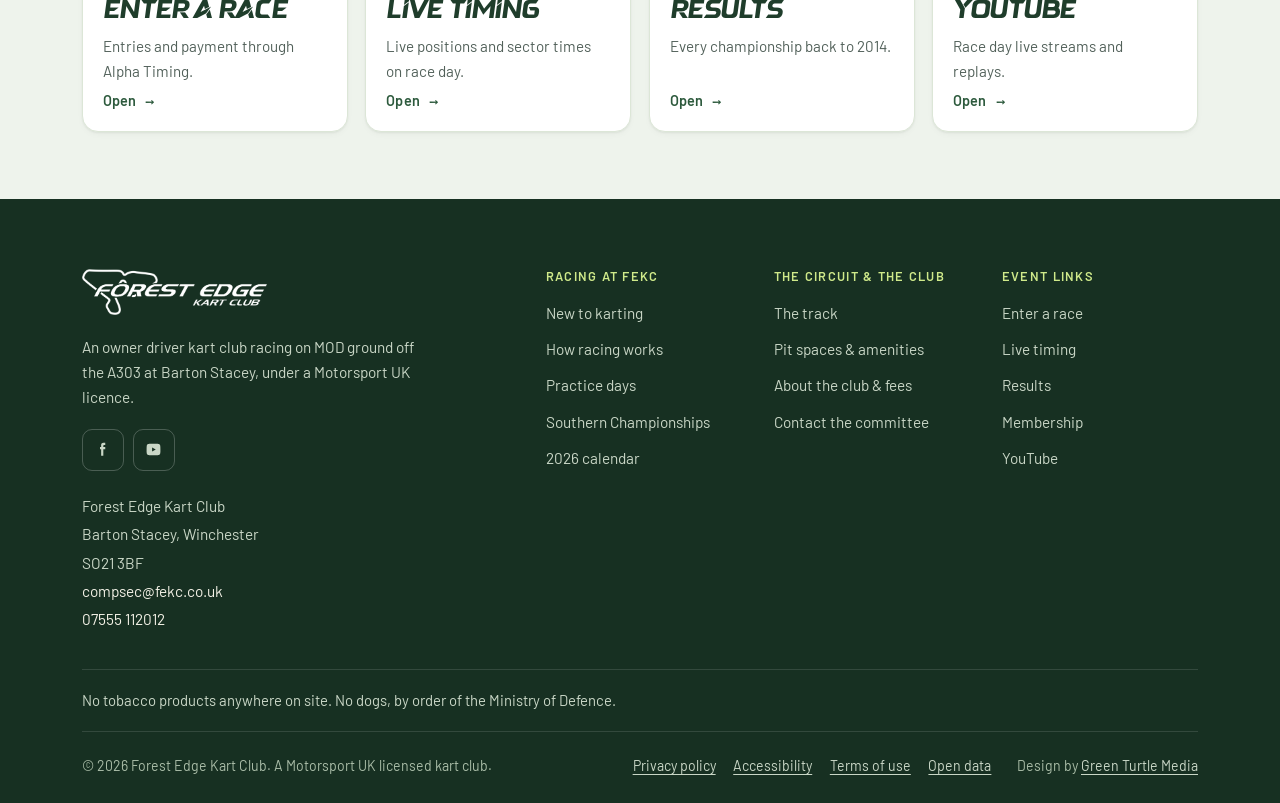
<file: contact.html>
<!doctype html>
<html lang="en-GB">
<head>
<meta charset="utf-8">
<meta name="viewport" content="width=device-width,initial-scale=1">
<title>Contact | Forest Edge Kart Club</title>
<meta name="description" content="Contact Forest Edge Kart Club: compsec@fekc.co.uk, 07555 112012, Barton Stacey, Winchester SO21 3BF. Pit spaces and ARKS test contacts too.">
<meta name="theme-color" content="#f7f9f6">
<link rel="canonical" href="https://fekc.co.uk/contact.html">
<meta property="og:type" content="website">
<meta property="og:site_name" content="Forest Edge Kart Club">
<meta property="og:title" content="Contact | Forest Edge Kart Club">
<meta property="og:description" content="Contact Forest Edge Kart Club: compsec@fekc.co.uk, 07555 112012, Barton Stacey, Winchester SO21 3BF. Pit spaces and ARKS test contacts too.">
<meta property="og:image" content="https://fekc.co.uk/assets/img/gearbox.jpg">
<meta name="twitter:card" content="summary_large_image">
<link rel="icon" href="assets/img/favicon.png" sizes="any" type="image/png">
<link rel="apple-touch-icon" href="assets/img/apple-touch-icon.png">
<link rel="manifest" href="site.webmanifest">
<meta name="apple-mobile-web-app-title" content="Forest Edge">
<link rel="preload" href="assets/fonts/barlow-normal-400-latin.woff2" as="font" type="font/woff2" crossorigin>
<link rel="preload" href="assets/fonts/barlow-normal-600-latin.woff2" as="font" type="font/woff2" crossorigin>
<link rel="preload" href="assets/fonts/semakin-regular.otf" as="font" type="font/otf" crossorigin>
<link rel="stylesheet" href="assets/css/fonts.css?v=20261021-4">
<script>document.documentElement.className+=" js";</script>
<link rel="stylesheet" href="assets/css/main.css?v=20261021-4">
<script type="application/ld+json">{"@context":"https://schema.org","@type":"SportsOrganization","@id":"https://fekc.co.uk/#club","name":"Forest Edge Kart Club","alternateName":"FEKC","url":"https://fekc.co.uk/","logo":"https://fekc.co.uk/assets/img/logo.png","image":"https://fekc.co.uk/assets/img/hero-senior.jpg","email":"compsec@fekc.co.uk","telephone":"+44 7555 112012","sport":"Kart racing","address":{"@type":"PostalAddress","streetAddress":"Barton Stacey","addressLocality":"Winchester","addressRegion":"Hampshire","postalCode":"SO21 3BF","addressCountry":"GB"},"sameAs":["https://www.youtube.com/@forestedgekartclub2026"]}</script><script type="application/ld+json">{"@context":"https://schema.org","@type":"BreadcrumbList","itemListElement":[{"@type":"ListItem","position":1,"name":"Home","item":"https://fekc.co.uk/"},{"@type":"ListItem","position":2,"name":"Contact","item":"https://fekc.co.uk/contact.html"}]}</script><script>window.FEKC_EVENTS=[{"iso": "2026-01-31", "name": "2025 Championship Awards Evening & Dinner Dance", "long": "Saturday 31st January 2026", "type": "Social", "kind": "social", "off": false}, {"iso": "2026-02-14", "name": "Pre-Season Practice", "long": "Saturday 14th February 2026", "type": "Practice", "kind": "practice", "off": false}, {"iso": "2026-02-28", "name": "Round 1 Practice", "long": "Saturday 28th February 2026", "type": "Practice", "kind": "practice", "off": false}, {"iso": "2026-03-01", "name": "Round 1 Race Day", "long": "Sunday 1st March 2026", "type": "Race day", "kind": "race", "off": false}, {"iso": "2026-03-14", "name": "Mid-Month Practice", "long": "Saturday 14th March 2026", "type": "Practice", "kind": "practice", "off": false}, {"iso": "2026-04-04", "name": "Round 2 Practice", "long": "Saturday 4th April 2026", "type": "Practice", "kind": "practice", "off": false}, {"iso": "2026-04-05", "name": "Round 2 Race Day", "long": "Sunday 5th April 2026", "type": "Race day", "kind": "race", "off": false}, {"iso": "2026-04-18", "name": "Mid-Month Practice", "long": "Saturday 18th April 2026", "type": "Practice", "kind": "practice", "off": false}, {"iso": "2026-05-02", "name": "Round 3 Practice", "long": "Saturday 2nd May 2026", "type": "Practice", "kind": "practice", "off": false}, {"iso": "2026-05-03", "name": "Round 3 Race Day", "long": "Sunday 3rd May 2026", "type": "Race day", "kind": "race", "off": false}, {"iso": "2026-05-16", "name": "Mid-Month Practice", "long": "Saturday 16th May 2026", "type": "Practice", "kind": "practice", "off": false}, {"iso": "2026-06-06", "name": "Round 4 Practice", "long": "Saturday 6th June 2026", "type": "Practice", "kind": "practice", "off": false}, {"iso": "2026-06-07", "name": "Round 4 Race Day", "long": "Sunday 7th June 2026", "type": "Race day", "kind": "race", "off": false}, {"iso": "2026-06-20", "name": "Mid-Month Practice", "long": "Saturday 20th June 2026", "type": "Practice", "kind": "practice", "off": false}, {"iso": "2026-07-04", "name": "Round 5 Practice", "long": "Saturday 4th July 2026", "type": "Practice", "kind": "practice", "off": false}, {"iso": "2026-07-05", "name": "Round 5 Race Day & NKF S4 250", "long": "Sunday 5th July 2026", "type": "Race day", "kind": "race", "off": false}, {"iso": "2026-07-18", "name": "Mid-Month Practice", "long": "Saturday 18th July 2026", "type": "Practice", "kind": "practice", "off": false}, {"iso": "2026-08-01", "name": "Round 6 Practice", "long": "Saturday 1st August 2026", "type": "Practice", "kind": "practice", "off": false}, {"iso": "2026-08-02", "name": "Round 6 Race Day & 210 Gearbox", "long": "Sunday 2nd August 2026", "type": "Race day", "kind": "race", "off": false}, {"iso": "2026-08-15", "name": "Mid-Month Practice", "long": "Saturday 15th August 2026", "type": "Cancelled: track repairs", "kind": "practice", "off": true}, {"iso": "2026-09-04", "name": "Round 7 Practice, Southern Championships", "long": "Friday 4th September 2026", "type": "Practice", "kind": "practice", "off": false}, {"iso": "2026-09-05", "name": "Southern Championships", "long": "Saturday 5th September 2026", "type": "Championship", "kind": "race", "off": false}, {"iso": "2026-09-06", "name": "Round 7 Race Day", "long": "Sunday 6th September 2026", "type": "Race day", "kind": "race", "off": false}, {"iso": "2026-09-19", "name": "Mid-Month Practice", "long": "Saturday 19th September 2026", "type": "Practice", "kind": "practice", "off": false}, {"iso": "2026-10-03", "name": "Round 8 Practice", "long": "Saturday 3rd October 2026", "type": "Practice", "kind": "practice", "off": false}, {"iso": "2026-10-04", "name": "Round 8 Race Day & FP4", "long": "Sunday 4th October 2026", "type": "Race day", "kind": "race", "off": false}, {"iso": "2026-10-17", "name": "Mid-Month Practice", "long": "Saturday 17th October 2026", "type": "Practice", "kind": "practice", "off": false}, {"iso": "2026-10-31", "name": "Round 9 Practice", "long": "Saturday 31st October 2026", "type": "Practice", "kind": "practice", "off": false}, {"iso": "2026-11-01", "name": "Round 9 Race Day", "long": "Sunday 1st November 2026", "type": "Race day", "kind": "race", "off": false}];</script></head>
<body>
<div class="notice" data-notice hidden><div class="wrap"><p><strong data-notice-title></strong> <span data-notice-body></span></p></div></div><a class="skip" href="#main">Skip to content</a><header class="hdr"><div class="hdr__in"><a class="brand" href="index.html" aria-label="Forest Edge Kart Club, home"><img src="assets/img/logo-light.png" alt="Forest Edge Kart Club" width="1100" height="303"></a><nav class="nav" aria-label="Primary"><div class="nav__i"><button class="nav__t" type="button" aria-expanded="false" aria-controls="nvg1">Racing at FEKC<svg class="nav__c" viewBox="0 0 10 6" aria-hidden="true" focusable="false"><path d="M1 1l4 4 4-4"/></svg></button><div class="nav__p" id="nvg1"><a href="start.html">New to karting</a><a href="racing.html">How racing works</a><a href="practice.html">Practice days</a><a href="southern-championships.html">Southern Championships</a><a href="calendar.html">2026 calendar</a></div></div><div class="nav__i"><button class="nav__t" type="button" aria-expanded="false" aria-controls="nvg2">The Circuit<svg class="nav__c" viewBox="0 0 10 6" aria-hidden="true" focusable="false"><path d="M1 1l4 4 4-4"/></svg></button><div class="nav__p" id="nvg2"><a href="track.html">The track</a><a href="visiting.html">Pit spaces &amp; amenities</a></div></div><div class="nav__i" data-cur><button class="nav__t" type="button" aria-expanded="false" aria-controls="nvg3">The Club<svg class="nav__c" viewBox="0 0 10 6" aria-hidden="true" focusable="false"><path d="M1 1l4 4 4-4"/></svg></button><div class="nav__p" id="nvg3"><a href="club.html">About the club &amp; fees</a><a href="contact.html" aria-current="page">Contact the committee</a></div></div><div class="nav__i"><button class="nav__t" type="button" aria-expanded="false" aria-controls="nvg4">Event Links<svg class="nav__c" viewBox="0 0 10 6" aria-hidden="true" focusable="false"><path d="M1 1l4 4 4-4"/></svg></button><div class="nav__p" id="nvg4"><a href="https://fekc.alphatiming.co.uk/" target="_blank" rel="noopener">Enter a race</a><a href="https://fekc.alphatiming.co.uk/entrylist" target="_blank" rel="noopener">Entry list</a><a href="https://live.alphatiming.co.uk/fekc" target="_blank" rel="noopener">Live timing</a><a href="https://results.alphatiming.co.uk/fekc/" target="_blank" rel="noopener">Results</a><a href="https://fekc.alphatiming.co.uk/users/sign_in" target="_blank" rel="noopener">Membership</a><a href="https://www.youtube.com/@forestedgekartclub2026/streams" target="_blank" rel="noopener">Watch on YouTube</a></div></div></nav><div class="hdr__cta"><a class="live" href="https://live.alphatiming.co.uk/fekc" target="_blank" rel="noopener" data-live><i aria-hidden="true"></i><span data-live-text>Live timing</span></a><a class="btn btn--red btn--sm" href="https://fekc.alphatiming.co.uk/" target="_blank" rel="noopener">Enter</a><button class="burger" type="button" aria-expanded="false" aria-controls="menu" aria-label="Open menu"><span></span><span></span><span></span></button></div></div></header><div class="menu" id="menu" aria-hidden="true"><div class="menu__in"><div class="menu__grp"><span class="lab">Racing at FEKC</span><a class="menu__l" href="start.html">New to karting</a><a class="menu__l" href="racing.html">How racing works</a><a class="menu__l" href="practice.html">Practice days</a><a class="menu__l" href="southern-championships.html">Southern Championships</a><a class="menu__l" href="calendar.html">2026 calendar</a></div><div class="menu__grp"><span class="lab">The Circuit</span><a class="menu__l" href="track.html">The track</a><a class="menu__l" href="visiting.html">Pit spaces &amp; amenities</a></div><div class="menu__grp"><span class="lab">The Club</span><a class="menu__l" href="club.html">About the club &amp; fees</a><a class="menu__l" href="contact.html" aria-current="page">Contact the committee</a></div><div class="menu__grp"><span class="lab">Event Links</span><a class="menu__l" href="https://fekc.alphatiming.co.uk/" target="_blank" rel="noopener">Enter a race</a><a class="menu__l" href="https://fekc.alphatiming.co.uk/entrylist" target="_blank" rel="noopener">Entry list</a><a class="menu__l" href="https://live.alphatiming.co.uk/fekc" target="_blank" rel="noopener">Live timing</a><a class="menu__l" href="https://results.alphatiming.co.uk/fekc/" target="_blank" rel="noopener">Results</a><a class="menu__l" href="https://fekc.alphatiming.co.uk/users/sign_in" target="_blank" rel="noopener">Membership</a><a class="menu__l" href="https://www.youtube.com/@forestedgekartclub2026/streams" target="_blank" rel="noopener">Watch on YouTube</a></div><div class="menu__foot"><a class="btn btn--red btn--full" href="https://fekc.alphatiming.co.uk/" target="_blank" rel="noopener">Enter a race</a><a class="btn btn--ghost btn--full" href="tel:+447555112012">Call 07555 112012</a></div></div></div>
<main id="main">
<section class="phd"><div class="phd__bg"><picture><source type="image/webp" sizes="100vw" srcset="assets/img/gearbox-640.webp 640w, assets/img/gearbox-1100.webp 1100w, assets/img/gearbox-1800.webp 1800w"><img src="assets/img/gearbox.jpg" alt="A gearbox kart on the exit of a corner at Forest Edge" width="1400" height="933" loading="eager" decoding="async"></picture></div><div class="wrap"><nav class="crumb" aria-label="Breadcrumb"><a href="index.html">Home</a><span aria-hidden="true">/</span><span>Contact</span></nav><h1 class="d">Contact the club</h1><p class="lead">Entries, pit spaces, ARKS tests and everything else. Here is who to ask.</p></div></section><section class="sec"><div class="wrap"><h2 class="d shd shd--rule">Who to contact</h2><div class="grid3 rv"><div class="panel panel--tall panel--red"><span class="lab">Competition Secretary</span><h3 class="d" style="margin:.7rem 0 .7rem">Michael Parsons</h3><p class="mute">Entries, regulations, race weekends and anything else about running at Forest Edge.</p><div class="btns"><a class="btn btn--red btn--sm" href="mailto:compsec@fekc.co.uk">compsec@fekc.co.uk</a><a class="btn btn--ghost btn--sm" href="tel:+447555112012">07555 112012</a></div></div><div class="panel panel--tall"><span class="lab">Chairman</span><h3 class="d" style="margin:.7rem 0 .7rem">Rob Dodds</h3><p class="mute">The club itself: membership, the committee and club business.</p><div class="btns"><a class="btn btn--ghost btn--sm" href="mailto:chairman@fekc.co.uk">chairman@fekc.co.uk</a></div></div><div class="panel panel--tall"><span class="lab">ARKS Examiner</span><h3 class="d" style="margin:.7rem 0 .7rem">Peter Bryceson</h3><p class="mute">Booking the ARKS test you need for a Motorsport UK kart race licence.</p><div class="btns"><a class="btn btn--ghost btn--sm" href="mailto:arks@fekc.co.uk">arks@fekc.co.uk</a><a class="btn btn--ghost btn--sm" href="tel:+447711207070">07711 207070</a></div></div><div class="panel panel--tall"><span class="lab">Pit Spaces</span><h3 class="d" style="margin:.7rem 0 .7rem">Gary Cox</h3><p class="mute">Reserving a pit space for the season and paddock layout questions.</p><div class="btns"><a class="btn btn--ghost btn--sm" href="mailto:pitspace@fekc.co.uk">pitspace@fekc.co.uk</a></div></div><div class="panel panel--tall"><span class="lab">Safeguarding Officer</span><h3 class="d" style="margin:.7rem 0 .7rem">Billie Toye</h3><p class="mute">Any concern about the welfare of a young person at the circuit.</p><div class="btns"><a class="btn btn--ghost btn--sm" href="mailto:safeguarding@fekc.co.uk">safeguarding@fekc.co.uk</a></div></div><div class="panel panel--tall"><span class="lab">Marshalling</span><h3 class="d" style="margin:.7rem 0 .7rem">Chief Marshal</h3><p class="mute">Volunteering on a post, marshal training and race day officials.</p><div class="btns"><a class="btn btn--ghost btn--sm" href="mailto:marshals@fekc.co.uk">marshals@fekc.co.uk</a></div></div><div class="panel panel--tall"><span class="lab">Committee</span><h3 class="d" style="margin:.7rem 0 .7rem">The Committee</h3><p class="mute">Anything for the committee as a whole, including proposals for next season.</p><div class="btns"><a class="btn btn--ghost btn--sm" href="mailto:committee@fekc.co.uk">committee@fekc.co.uk</a></div></div></div><p class="mute" style="margin-top:1.6rem;font-size:.9rem">Race day questions are best brought straight to race control when you sign on.</p><p class="warn"><strong>Watch out for payment scams.</strong> The club will never ask you to pay entry or membership fees by bank transfer. Every payment goes through Alpha Timing.</p></div></section><section class="sec band"><div class="band__bg"><picture><source type="image/webp" sizes="100vw" srcset="assets/img/senior-dusk-640.webp 640w, assets/img/senior-dusk-1100.webp 1100w, assets/img/senior-dusk-1800.webp 1800w"><img src="assets/img/senior-dusk.jpg" alt="" aria-hidden="true" width="1400" height="933" loading="lazy" decoding="async"></picture></div><div class="wrap"><div class="split split--w"><div><h2 class="d">Barton Stacey, Winchester SO21 3BF</h2><div class="prose" style="margin-top:1.2rem"><p>The circuit is on MOD ground between Barton Stacey and Longparish, a quarter of a mile down the lane past the Raymond Browns sign.</p><p>Gates open at 07:00 on practice and race days. Race control opens for signing-on at 08:00.</p></div><div class="btns" style="margin-top:1.6rem"><a class="btn btn--red" href="https://www.google.com/maps/search/?api=1&amp;query=51.18031,-1.36438" target="_blank" rel="noopener">Open in Google Maps</a><a class="btn btn--ghost" href="track.html">Full directions</a></div></div><figure class="mapfig"><div class="mapfig__box" data-map data-src="https://maps.google.com/maps?q=51.18031,-1.36438&amp;t=k&amp;z=15&amp;ie=UTF8&amp;output=embed"><button class="mapfig__load" type="button"><span class="mapfig__pin" aria-hidden="true"></span><span class="mapfig__t">Load the Google map</span><span class="mapfig__s">Google will receive your IP address and may set a cookie</span></button></div><figcaption>The circuit sits at SO21 3BF, between Barton Stacey and Longparish. <a href="https://www.google.com/maps/search/?api=1&amp;query=51.18031,-1.36438" target="_blank" rel="noopener">Open in Google Maps</a> instead.</figcaption></figure></div></div></section><section class="sec sec--tight" id="safeguarding"><div class="wrap"><h2 class="d shd shd--rule">Safeguarding</h2><div class="split split--n rv"><div class="prose"><p>If something concerns you about the welfare of a young person at the circuit, raise it. You do not need proof, and you can ask to stay anonymous.</p><p>If the concern involves someone at the club, or the club has not got back to you, use Motorsport UK or the NSPCC instead. Both are independent of Forest Edge.</p></div><div class="panel panel--red"><h3 class="d">Raising a safeguarding concern</h3><ul class="sgs"><li class="sg"><span class="sg__w">The club</span><span class="sg__n">Billie Toye, Club Safeguarding Officer</span><span class="sg__c"><a class="sg__x" href="mailto:safeguarding@fekc.co.uk">safeguarding@fekc.co.uk</a></span></li><li class="sg"><span class="sg__w">Motorsport UK</span><span class="sg__n">If the concern involves a club official, or the club has not responded</span><span class="sg__c"><a class="sg__x" href="mailto:safeguarding@motorsportuk.org">safeguarding@motorsportuk.org</a><a class="sg__x" href="tel:01753765000">01753 765000</a></span></li><li class="sg"><span class="sg__w">NSPCC helpline</span><span class="sg__n">Free advice for any adult worried about a child</span><span class="sg__c"><a class="sg__x" href="tel:08088005000">0808 800 5000</a></span></li></ul><p class="mute sg__foot">If a child is in immediate danger, call the police on 999. You do not need to be certain before you report something.</p></div></div></div></section><section class="sec sec--tight"><div class="wrap"><h2 class="d shd shd--rule">Online</h2><div class="cards cards--4 rv"><a class="card" href="https://fekc.alphatiming.co.uk/" target="_blank" rel="noopener"><span class="card__b"><h3 class="d">Enter a race</h3><p>Entries and payment through Alpha Timing.</p><span class="card__go">Open <span aria-hidden="true">&rarr;</span></span></span></a><a class="card" href="https://live.alphatiming.co.uk/fekc" target="_blank" rel="noopener"><span class="card__b"><h3 class="d">Live timing</h3><p>Live positions and sector times on race day.</p><span class="card__go">Open <span aria-hidden="true">&rarr;</span></span></span></a><a class="card" href="https://results.alphatiming.co.uk/fekc/" target="_blank" rel="noopener"><span class="card__b"><h3 class="d">Results</h3><p>Every championship back to 2014.</p><span class="card__go">Open <span aria-hidden="true">&rarr;</span></span></span></a><a class="card" href="https://www.youtube.com/@forestedgekartclub2026/streams" target="_blank" rel="noopener"><span class="card__b"><h3 class="d">YouTube</h3><p>Race day live streams and replays.</p><span class="card__go">Open <span aria-hidden="true">&rarr;</span></span></span></a></div></div></section>
</main>
<footer class="ft"><div class="wrap"><div class="ft__top"><div class="ft__brand"><picture><source type="image/webp" srcset="assets/img/logo-white.webp"><img src="assets/img/logo-white.png" alt="Forest Edge Kart Club" width="1100" height="274" loading="lazy"></picture><p>An owner driver kart club racing on MOD ground off the A303 at Barton Stacey, under a Motorsport UK licence.</p><ul class="social"><li><a href="https://www.facebook.com/ForestEdgeKarting/" target="_blank" rel="noopener" aria-label="Forest Edge Kart Club on Facebook"><svg viewBox="0 0 24 24" aria-hidden="true" focusable="false"><path d="M14 9h-2.2V7.6c0-.6.4-.8.7-.8H14V4.4h-2c-2.2 0-2.7 1.7-2.7 2.7V9H8v2.6h1.3V19h2.5v-7.4H14z"/></svg></a></li><li><a href="https://www.youtube.com/@forestedgekartclub2026" target="_blank" rel="noopener" aria-label="Forest Edge Kart Club on YouTube"><svg viewBox="0 0 24 24" aria-hidden="true" focusable="false"><path d="M19.6 7.2a2 2 0 0 0-1.4-1.4C17 5.5 12 5.5 12 5.5s-5 0-6.2.3A2 2 0 0 0 4.4 7.2 21 21 0 0 0 4.1 12a21 21 0 0 0 .3 4.8 2 2 0 0 0 1.4 1.4c1.2.3 6.2.3 6.2.3s5 0 6.2-.3a2 2 0 0 0 1.4-1.4 21 21 0 0 0 .3-4.8 21 21 0 0 0-.3-4.8zM10.4 14.4V9.6l4.2 2.4z"/></svg></a></li></ul><address class="ft__addr">Forest Edge Kart Club<br>Barton Stacey, Winchester<br>SO21 3BF<br><a href="mailto:compsec@fekc.co.uk">compsec@fekc.co.uk</a><br><a href="tel:+447555112012">07555 112012</a></address></div><div class="ft__cols"><div class="ft__col"><h2 class="ft__h">Racing at FEKC</h2><ul><li><a href="start.html">New to karting</a></li><li><a href="racing.html">How racing works</a></li><li><a href="practice.html">Practice days</a></li><li><a href="southern-championships.html">Southern Championships</a></li><li><a href="calendar.html">2026 calendar</a></li></ul></div><div class="ft__col"><h2 class="ft__h">The Circuit &amp; The Club</h2><ul><li><a href="track.html">The track</a></li><li><a href="visiting.html">Pit spaces &amp; amenities</a></li><li><a href="club.html">About the club &amp; fees</a></li><li><a href="contact.html">Contact the committee</a></li></ul></div><div class="ft__col"><h2 class="ft__h">Event Links</h2><ul><li><a href="https://fekc.alphatiming.co.uk/" target="_blank" rel="noopener">Enter a race</a></li><li><a href="https://live.alphatiming.co.uk/fekc" target="_blank" rel="noopener">Live timing</a></li><li><a href="https://results.alphatiming.co.uk/fekc/" target="_blank" rel="noopener">Results</a></li><li><a href="https://fekc.alphatiming.co.uk/users/sign_in" target="_blank" rel="noopener">Membership</a></li><li><a href="https://www.youtube.com/@forestedgekartclub2026/streams" target="_blank" rel="noopener">YouTube</a></li></ul></div></div></div><p class="ft__rules">No tobacco products anywhere on site. No dogs, by order of the Ministry of Defence.</p><div class="ft__bot"><p>&copy; 2026 Forest Edge Kart Club. A Motorsport UK licensed kart club.</p><p class="ft__legal"><a href="privacy.html">Privacy policy</a><a href="accessibility.html">Accessibility</a><a href="terms.html">Terms of use</a><a href="data.html">Open data</a></p><p class="ft__by">Design by <a href="https://greenturtle.media" target="_blank" rel="noopener">Green Turtle Media</a></p></div></div></footer>
<script src="assets/js/main.js?v=20261021-4" defer></script>
</body>
</html>
</file>
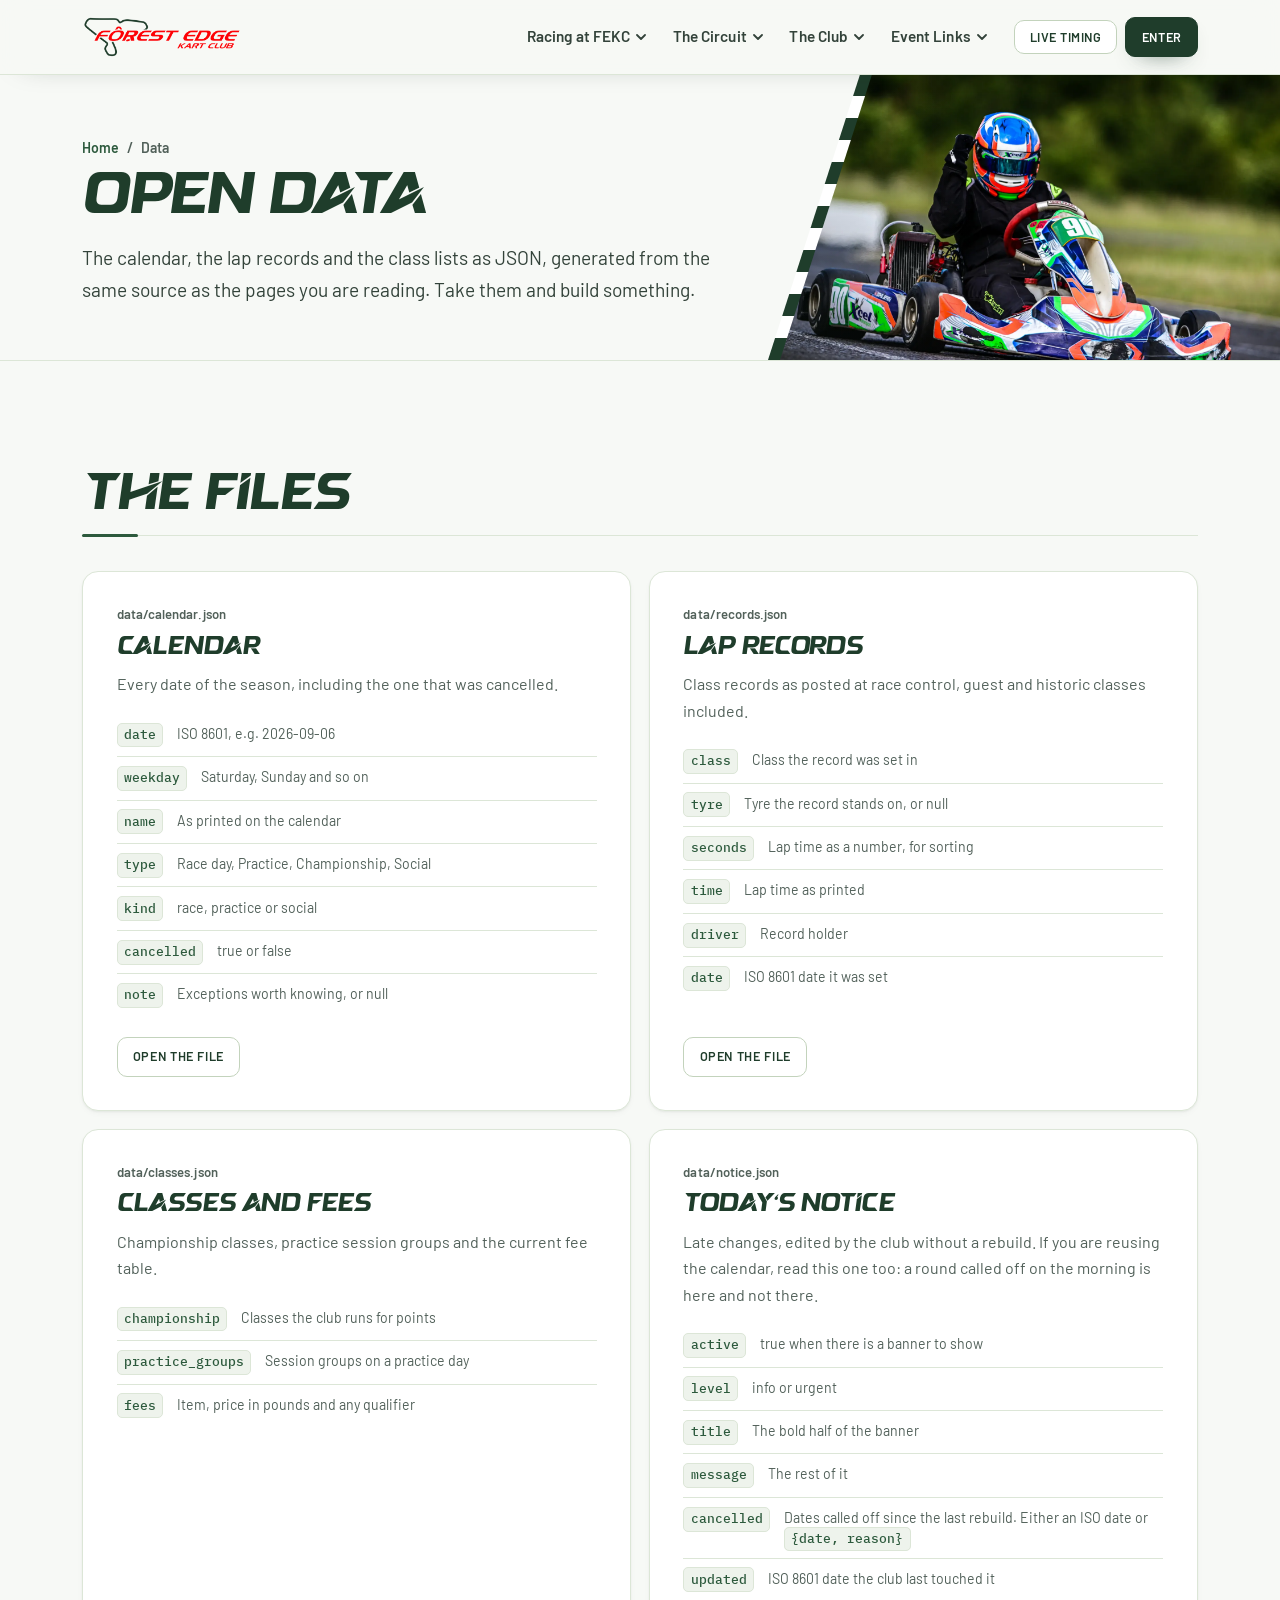
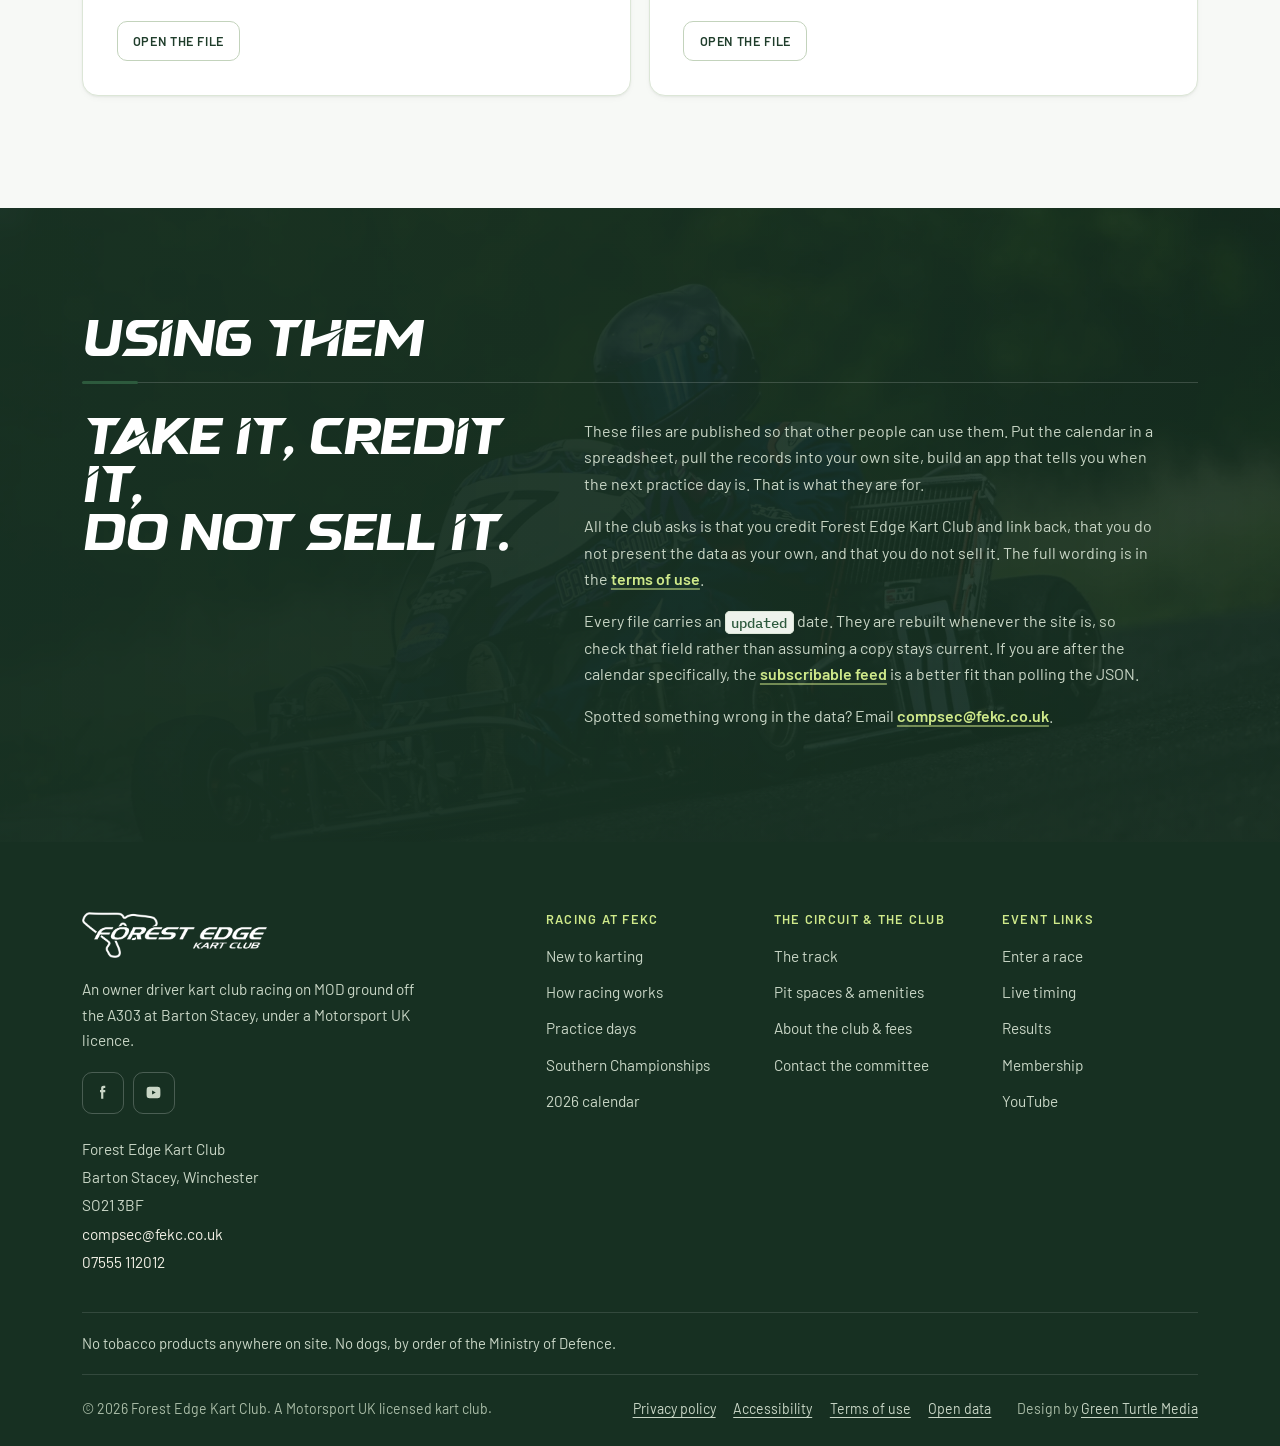
<file: data.html>
<!doctype html>
<html lang="en-GB">
<head>
<meta charset="utf-8">
<meta name="viewport" content="width=device-width,initial-scale=1">
<title>Open data | Forest Edge Kart Club</title>
<meta name="description" content="The Forest Edge Kart Club calendar, lap records and class lists as JSON, free to reuse with credit.">
<meta name="theme-color" content="#f7f9f6">
<link rel="canonical" href="https://fekc.co.uk/data.html">
<meta property="og:type" content="website">
<meta property="og:site_name" content="Forest Edge Kart Club">
<meta property="og:title" content="Open data | Forest Edge Kart Club">
<meta property="og:description" content="The Forest Edge Kart Club calendar, lap records and class lists as JSON, free to reuse with credit.">
<meta property="og:image" content="https://fekc.co.uk/assets/img/pack-177.jpg">
<meta name="twitter:card" content="summary_large_image">
<link rel="icon" href="assets/img/favicon.png" sizes="any" type="image/png">
<link rel="apple-touch-icon" href="assets/img/apple-touch-icon.png">
<link rel="manifest" href="site.webmanifest">
<meta name="apple-mobile-web-app-title" content="Forest Edge">
<link rel="preload" href="assets/fonts/barlow-normal-400-latin.woff2" as="font" type="font/woff2" crossorigin>
<link rel="preload" href="assets/fonts/barlow-normal-600-latin.woff2" as="font" type="font/woff2" crossorigin>
<link rel="preload" href="assets/fonts/semakin-regular.otf" as="font" type="font/otf" crossorigin>
<link rel="stylesheet" href="assets/css/fonts.css?v=20261021-4">
<script>document.documentElement.className+=" js";</script>
<link rel="stylesheet" href="assets/css/main.css?v=20261021-4">
<script type="application/ld+json">{"@context":"https://schema.org","@type":"SportsOrganization","@id":"https://fekc.co.uk/#club","name":"Forest Edge Kart Club","alternateName":"FEKC","url":"https://fekc.co.uk/","logo":"https://fekc.co.uk/assets/img/logo.png","image":"https://fekc.co.uk/assets/img/hero-senior.jpg","email":"compsec@fekc.co.uk","telephone":"+44 7555 112012","sport":"Kart racing","address":{"@type":"PostalAddress","streetAddress":"Barton Stacey","addressLocality":"Winchester","addressRegion":"Hampshire","postalCode":"SO21 3BF","addressCountry":"GB"},"sameAs":["https://www.youtube.com/@forestedgekartclub2026"]}</script><script type="application/ld+json">{"@context":"https://schema.org","@type":"BreadcrumbList","itemListElement":[{"@type":"ListItem","position":1,"name":"Home","item":"https://fekc.co.uk/"},{"@type":"ListItem","position":2,"name":"Open data","item":"https://fekc.co.uk/data.html"}]}</script><script>window.FEKC_EVENTS=[{"iso": "2026-01-31", "name": "2025 Championship Awards Evening & Dinner Dance", "long": "Saturday 31st January 2026", "type": "Social", "kind": "social", "off": false}, {"iso": "2026-02-14", "name": "Pre-Season Practice", "long": "Saturday 14th February 2026", "type": "Practice", "kind": "practice", "off": false}, {"iso": "2026-02-28", "name": "Round 1 Practice", "long": "Saturday 28th February 2026", "type": "Practice", "kind": "practice", "off": false}, {"iso": "2026-03-01", "name": "Round 1 Race Day", "long": "Sunday 1st March 2026", "type": "Race day", "kind": "race", "off": false}, {"iso": "2026-03-14", "name": "Mid-Month Practice", "long": "Saturday 14th March 2026", "type": "Practice", "kind": "practice", "off": false}, {"iso": "2026-04-04", "name": "Round 2 Practice", "long": "Saturday 4th April 2026", "type": "Practice", "kind": "practice", "off": false}, {"iso": "2026-04-05", "name": "Round 2 Race Day", "long": "Sunday 5th April 2026", "type": "Race day", "kind": "race", "off": false}, {"iso": "2026-04-18", "name": "Mid-Month Practice", "long": "Saturday 18th April 2026", "type": "Practice", "kind": "practice", "off": false}, {"iso": "2026-05-02", "name": "Round 3 Practice", "long": "Saturday 2nd May 2026", "type": "Practice", "kind": "practice", "off": false}, {"iso": "2026-05-03", "name": "Round 3 Race Day", "long": "Sunday 3rd May 2026", "type": "Race day", "kind": "race", "off": false}, {"iso": "2026-05-16", "name": "Mid-Month Practice", "long": "Saturday 16th May 2026", "type": "Practice", "kind": "practice", "off": false}, {"iso": "2026-06-06", "name": "Round 4 Practice", "long": "Saturday 6th June 2026", "type": "Practice", "kind": "practice", "off": false}, {"iso": "2026-06-07", "name": "Round 4 Race Day", "long": "Sunday 7th June 2026", "type": "Race day", "kind": "race", "off": false}, {"iso": "2026-06-20", "name": "Mid-Month Practice", "long": "Saturday 20th June 2026", "type": "Practice", "kind": "practice", "off": false}, {"iso": "2026-07-04", "name": "Round 5 Practice", "long": "Saturday 4th July 2026", "type": "Practice", "kind": "practice", "off": false}, {"iso": "2026-07-05", "name": "Round 5 Race Day & NKF S4 250", "long": "Sunday 5th July 2026", "type": "Race day", "kind": "race", "off": false}, {"iso": "2026-07-18", "name": "Mid-Month Practice", "long": "Saturday 18th July 2026", "type": "Practice", "kind": "practice", "off": false}, {"iso": "2026-08-01", "name": "Round 6 Practice", "long": "Saturday 1st August 2026", "type": "Practice", "kind": "practice", "off": false}, {"iso": "2026-08-02", "name": "Round 6 Race Day & 210 Gearbox", "long": "Sunday 2nd August 2026", "type": "Race day", "kind": "race", "off": false}, {"iso": "2026-08-15", "name": "Mid-Month Practice", "long": "Saturday 15th August 2026", "type": "Cancelled: track repairs", "kind": "practice", "off": true}, {"iso": "2026-09-04", "name": "Round 7 Practice, Southern Championships", "long": "Friday 4th September 2026", "type": "Practice", "kind": "practice", "off": false}, {"iso": "2026-09-05", "name": "Southern Championships", "long": "Saturday 5th September 2026", "type": "Championship", "kind": "race", "off": false}, {"iso": "2026-09-06", "name": "Round 7 Race Day", "long": "Sunday 6th September 2026", "type": "Race day", "kind": "race", "off": false}, {"iso": "2026-09-19", "name": "Mid-Month Practice", "long": "Saturday 19th September 2026", "type": "Practice", "kind": "practice", "off": false}, {"iso": "2026-10-03", "name": "Round 8 Practice", "long": "Saturday 3rd October 2026", "type": "Practice", "kind": "practice", "off": false}, {"iso": "2026-10-04", "name": "Round 8 Race Day & FP4", "long": "Sunday 4th October 2026", "type": "Race day", "kind": "race", "off": false}, {"iso": "2026-10-17", "name": "Mid-Month Practice", "long": "Saturday 17th October 2026", "type": "Practice", "kind": "practice", "off": false}, {"iso": "2026-10-31", "name": "Round 9 Practice", "long": "Saturday 31st October 2026", "type": "Practice", "kind": "practice", "off": false}, {"iso": "2026-11-01", "name": "Round 9 Race Day", "long": "Sunday 1st November 2026", "type": "Race day", "kind": "race", "off": false}];</script></head>
<body>
<div class="notice" data-notice hidden><div class="wrap"><p><strong data-notice-title></strong> <span data-notice-body></span></p></div></div><a class="skip" href="#main">Skip to content</a><header class="hdr"><div class="hdr__in"><a class="brand" href="index.html" aria-label="Forest Edge Kart Club, home"><img src="assets/img/logo-light.png" alt="Forest Edge Kart Club" width="1100" height="303"></a><nav class="nav" aria-label="Primary"><div class="nav__i"><button class="nav__t" type="button" aria-expanded="false" aria-controls="nvg1">Racing at FEKC<svg class="nav__c" viewBox="0 0 10 6" aria-hidden="true" focusable="false"><path d="M1 1l4 4 4-4"/></svg></button><div class="nav__p" id="nvg1"><a href="start.html">New to karting</a><a href="racing.html">How racing works</a><a href="practice.html">Practice days</a><a href="southern-championships.html">Southern Championships</a><a href="calendar.html">2026 calendar</a></div></div><div class="nav__i"><button class="nav__t" type="button" aria-expanded="false" aria-controls="nvg2">The Circuit<svg class="nav__c" viewBox="0 0 10 6" aria-hidden="true" focusable="false"><path d="M1 1l4 4 4-4"/></svg></button><div class="nav__p" id="nvg2"><a href="track.html">The track</a><a href="visiting.html">Pit spaces &amp; amenities</a></div></div><div class="nav__i"><button class="nav__t" type="button" aria-expanded="false" aria-controls="nvg3">The Club<svg class="nav__c" viewBox="0 0 10 6" aria-hidden="true" focusable="false"><path d="M1 1l4 4 4-4"/></svg></button><div class="nav__p" id="nvg3"><a href="club.html">About the club &amp; fees</a><a href="contact.html">Contact the committee</a></div></div><div class="nav__i"><button class="nav__t" type="button" aria-expanded="false" aria-controls="nvg4">Event Links<svg class="nav__c" viewBox="0 0 10 6" aria-hidden="true" focusable="false"><path d="M1 1l4 4 4-4"/></svg></button><div class="nav__p" id="nvg4"><a href="https://fekc.alphatiming.co.uk/" target="_blank" rel="noopener">Enter a race</a><a href="https://fekc.alphatiming.co.uk/entrylist" target="_blank" rel="noopener">Entry list</a><a href="https://live.alphatiming.co.uk/fekc" target="_blank" rel="noopener">Live timing</a><a href="https://results.alphatiming.co.uk/fekc/" target="_blank" rel="noopener">Results</a><a href="https://fekc.alphatiming.co.uk/users/sign_in" target="_blank" rel="noopener">Membership</a><a href="https://www.youtube.com/@forestedgekartclub2026/streams" target="_blank" rel="noopener">Watch on YouTube</a></div></div></nav><div class="hdr__cta"><a class="live" href="https://live.alphatiming.co.uk/fekc" target="_blank" rel="noopener" data-live><i aria-hidden="true"></i><span data-live-text>Live timing</span></a><a class="btn btn--red btn--sm" href="https://fekc.alphatiming.co.uk/" target="_blank" rel="noopener">Enter</a><button class="burger" type="button" aria-expanded="false" aria-controls="menu" aria-label="Open menu"><span></span><span></span><span></span></button></div></div></header><div class="menu" id="menu" aria-hidden="true"><div class="menu__in"><div class="menu__grp"><span class="lab">Racing at FEKC</span><a class="menu__l" href="start.html">New to karting</a><a class="menu__l" href="racing.html">How racing works</a><a class="menu__l" href="practice.html">Practice days</a><a class="menu__l" href="southern-championships.html">Southern Championships</a><a class="menu__l" href="calendar.html">2026 calendar</a></div><div class="menu__grp"><span class="lab">The Circuit</span><a class="menu__l" href="track.html">The track</a><a class="menu__l" href="visiting.html">Pit spaces &amp; amenities</a></div><div class="menu__grp"><span class="lab">The Club</span><a class="menu__l" href="club.html">About the club &amp; fees</a><a class="menu__l" href="contact.html">Contact the committee</a></div><div class="menu__grp"><span class="lab">Event Links</span><a class="menu__l" href="https://fekc.alphatiming.co.uk/" target="_blank" rel="noopener">Enter a race</a><a class="menu__l" href="https://fekc.alphatiming.co.uk/entrylist" target="_blank" rel="noopener">Entry list</a><a class="menu__l" href="https://live.alphatiming.co.uk/fekc" target="_blank" rel="noopener">Live timing</a><a class="menu__l" href="https://results.alphatiming.co.uk/fekc/" target="_blank" rel="noopener">Results</a><a class="menu__l" href="https://fekc.alphatiming.co.uk/users/sign_in" target="_blank" rel="noopener">Membership</a><a class="menu__l" href="https://www.youtube.com/@forestedgekartclub2026/streams" target="_blank" rel="noopener">Watch on YouTube</a></div><div class="menu__foot"><a class="btn btn--red btn--full" href="https://fekc.alphatiming.co.uk/" target="_blank" rel="noopener">Enter a race</a><a class="btn btn--ghost btn--full" href="tel:+447555112012">Call 07555 112012</a></div></div></div>
<main id="main">
<section class="phd"><div class="phd__bg"><picture><source type="image/webp" sizes="100vw" srcset="assets/img/pack-177-640.webp 640w, assets/img/pack-177-1100.webp 1100w, assets/img/pack-177-1800.webp 1800w"><img src="assets/img/pack-177.jpg" alt="Karts streaming through a corner at Forest Edge" width="1400" height="933" loading="eager" decoding="async"></picture></div><div class="wrap"><nav class="crumb" aria-label="Breadcrumb"><a href="index.html">Home</a><span aria-hidden="true">/</span><span>Data</span></nav><h1 class="d">Open data</h1><p class="lead">The calendar, the lap records and the class lists as JSON, generated from the same source as the pages you are reading. Take them and build something.</p></div></section><section class="sec"><div class="wrap"><h2 class="d shd shd--rule">The files</h2><div class="grid3 grid3--2 rv"><div class="panel panel--tall"><span class="lab">data/calendar.json</span><h3 class="d" style="margin:.7rem 0 .7rem">Calendar</h3><p class="mute">Every date of the season, including the one that was cancelled.</p><ul class="fields"><li><code>date</code><span>ISO 8601, e.g. 2026-09-06</span></li><li><code>weekday</code><span>Saturday, Sunday and so on</span></li><li><code>name</code><span>As printed on the calendar</span></li><li><code>type</code><span>Race day, Practice, Championship, Social</span></li><li><code>kind</code><span>race, practice or social</span></li><li><code>cancelled</code><span>true or false</span></li><li><code>note</code><span>Exceptions worth knowing, or null</span></li></ul><div class="btns"><a class="btn btn--ghost btn--sm" href="data/calendar.json">Open the file</a></div></div><div class="panel panel--tall"><span class="lab">data/records.json</span><h3 class="d" style="margin:.7rem 0 .7rem">Lap records</h3><p class="mute">Class records as posted at race control, guest and historic classes included.</p><ul class="fields"><li><code>class</code><span>Class the record was set in</span></li><li><code>tyre</code><span>Tyre the record stands on, or null</span></li><li><code>seconds</code><span>Lap time as a number, for sorting</span></li><li><code>time</code><span>Lap time as printed</span></li><li><code>driver</code><span>Record holder</span></li><li><code>date</code><span>ISO 8601 date it was set</span></li></ul><div class="btns"><a class="btn btn--ghost btn--sm" href="data/records.json">Open the file</a></div></div><div class="panel panel--tall"><span class="lab">data/classes.json</span><h3 class="d" style="margin:.7rem 0 .7rem">Classes and fees</h3><p class="mute">Championship classes, practice session groups and the current fee table.</p><ul class="fields"><li><code>championship</code><span>Classes the club runs for points</span></li><li><code>practice_groups</code><span>Session groups on a practice day</span></li><li><code>fees</code><span>Item, price in pounds and any qualifier</span></li></ul><div class="btns"><a class="btn btn--ghost btn--sm" href="data/classes.json">Open the file</a></div></div><div class="panel panel--tall"><span class="lab">data/notice.json</span><h3 class="d" style="margin:.7rem 0 .7rem">Today&rsquo;s notice</h3><p class="mute">Late changes, edited by the club without a rebuild. If you are reusing the calendar, read this one too: a round called off on the morning is here and not there.</p><ul class="fields"><li><code>active</code><span>true when there is a banner to show</span></li><li><code>level</code><span>info or urgent</span></li><li><code>title</code><span>The bold half of the banner</span></li><li><code>message</code><span>The rest of it</span></li><li><code>cancelled</code><span>Dates called off since the last rebuild. Either an ISO date or <code>{date, reason}</code></span></li><li><code>updated</code><span>ISO 8601 date the club last touched it</span></li></ul><div class="btns"><a class="btn btn--ghost btn--sm" href="data/notice.json">Open the file</a></div></div></div></div></section><section class="sec band"><div class="band__bg"><picture><source type="image/webp" sizes="100vw" srcset="assets/img/gearbox-640.webp 640w, assets/img/gearbox-1100.webp 1100w, assets/img/gearbox-1800.webp 1800w"><img src="assets/img/gearbox.jpg" alt="" aria-hidden="true" width="1400" height="933" loading="lazy" decoding="async"></picture></div><div class="wrap"><h2 class="d shd shd--rule">Using them</h2><div class="split split--n"><div><h2 class="d">Take it, credit it,<br>do not sell it.</h2></div><div class="prose"><p>These files are published so that other people can use them. Put the calendar in a spreadsheet, pull the records into your own site, build an app that tells you when the next practice day is. That is what they are for.</p><p>All the club asks is that you credit Forest Edge Kart Club and link back, that you do not present the data as your own, and that you do not sell it. The full wording is in the <a href="terms.html">terms of use</a>.</p><p>Every file carries an <code>updated</code> date. They are rebuilt whenever the site is, so check that field rather than assuming a copy stays current. If you are after the calendar specifically, the <a href="calendar.html">subscribable feed</a> is a better fit than polling the JSON.</p><p>Spotted something wrong in the data? Email <a href="mailto:compsec@fekc.co.uk">compsec@fekc.co.uk</a>.</p></div></div></div></section>
</main>
<footer class="ft"><div class="wrap"><div class="ft__top"><div class="ft__brand"><picture><source type="image/webp" srcset="assets/img/logo-white.webp"><img src="assets/img/logo-white.png" alt="Forest Edge Kart Club" width="1100" height="274" loading="lazy"></picture><p>An owner driver kart club racing on MOD ground off the A303 at Barton Stacey, under a Motorsport UK licence.</p><ul class="social"><li><a href="https://www.facebook.com/ForestEdgeKarting/" target="_blank" rel="noopener" aria-label="Forest Edge Kart Club on Facebook"><svg viewBox="0 0 24 24" aria-hidden="true" focusable="false"><path d="M14 9h-2.2V7.6c0-.6.4-.8.7-.8H14V4.4h-2c-2.2 0-2.7 1.7-2.7 2.7V9H8v2.6h1.3V19h2.5v-7.4H14z"/></svg></a></li><li><a href="https://www.youtube.com/@forestedgekartclub2026" target="_blank" rel="noopener" aria-label="Forest Edge Kart Club on YouTube"><svg viewBox="0 0 24 24" aria-hidden="true" focusable="false"><path d="M19.6 7.2a2 2 0 0 0-1.4-1.4C17 5.5 12 5.5 12 5.5s-5 0-6.2.3A2 2 0 0 0 4.4 7.2 21 21 0 0 0 4.1 12a21 21 0 0 0 .3 4.8 2 2 0 0 0 1.4 1.4c1.2.3 6.2.3 6.2.3s5 0 6.2-.3a2 2 0 0 0 1.4-1.4 21 21 0 0 0 .3-4.8 21 21 0 0 0-.3-4.8zM10.4 14.4V9.6l4.2 2.4z"/></svg></a></li></ul><address class="ft__addr">Forest Edge Kart Club<br>Barton Stacey, Winchester<br>SO21 3BF<br><a href="mailto:compsec@fekc.co.uk">compsec@fekc.co.uk</a><br><a href="tel:+447555112012">07555 112012</a></address></div><div class="ft__cols"><div class="ft__col"><h2 class="ft__h">Racing at FEKC</h2><ul><li><a href="start.html">New to karting</a></li><li><a href="racing.html">How racing works</a></li><li><a href="practice.html">Practice days</a></li><li><a href="southern-championships.html">Southern Championships</a></li><li><a href="calendar.html">2026 calendar</a></li></ul></div><div class="ft__col"><h2 class="ft__h">The Circuit &amp; The Club</h2><ul><li><a href="track.html">The track</a></li><li><a href="visiting.html">Pit spaces &amp; amenities</a></li><li><a href="club.html">About the club &amp; fees</a></li><li><a href="contact.html">Contact the committee</a></li></ul></div><div class="ft__col"><h2 class="ft__h">Event Links</h2><ul><li><a href="https://fekc.alphatiming.co.uk/" target="_blank" rel="noopener">Enter a race</a></li><li><a href="https://live.alphatiming.co.uk/fekc" target="_blank" rel="noopener">Live timing</a></li><li><a href="https://results.alphatiming.co.uk/fekc/" target="_blank" rel="noopener">Results</a></li><li><a href="https://fekc.alphatiming.co.uk/users/sign_in" target="_blank" rel="noopener">Membership</a></li><li><a href="https://www.youtube.com/@forestedgekartclub2026/streams" target="_blank" rel="noopener">YouTube</a></li></ul></div></div></div><p class="ft__rules">No tobacco products anywhere on site. No dogs, by order of the Ministry of Defence.</p><div class="ft__bot"><p>&copy; 2026 Forest Edge Kart Club. A Motorsport UK licensed kart club.</p><p class="ft__legal"><a href="privacy.html">Privacy policy</a><a href="accessibility.html">Accessibility</a><a href="terms.html">Terms of use</a><a href="data.html">Open data</a></p><p class="ft__by">Design by <a href="https://greenturtle.media" target="_blank" rel="noopener">Green Turtle Media</a></p></div></div></footer>
<script src="assets/js/main.js?v=20261021-4" defer></script>
</body>
</html>
</file>
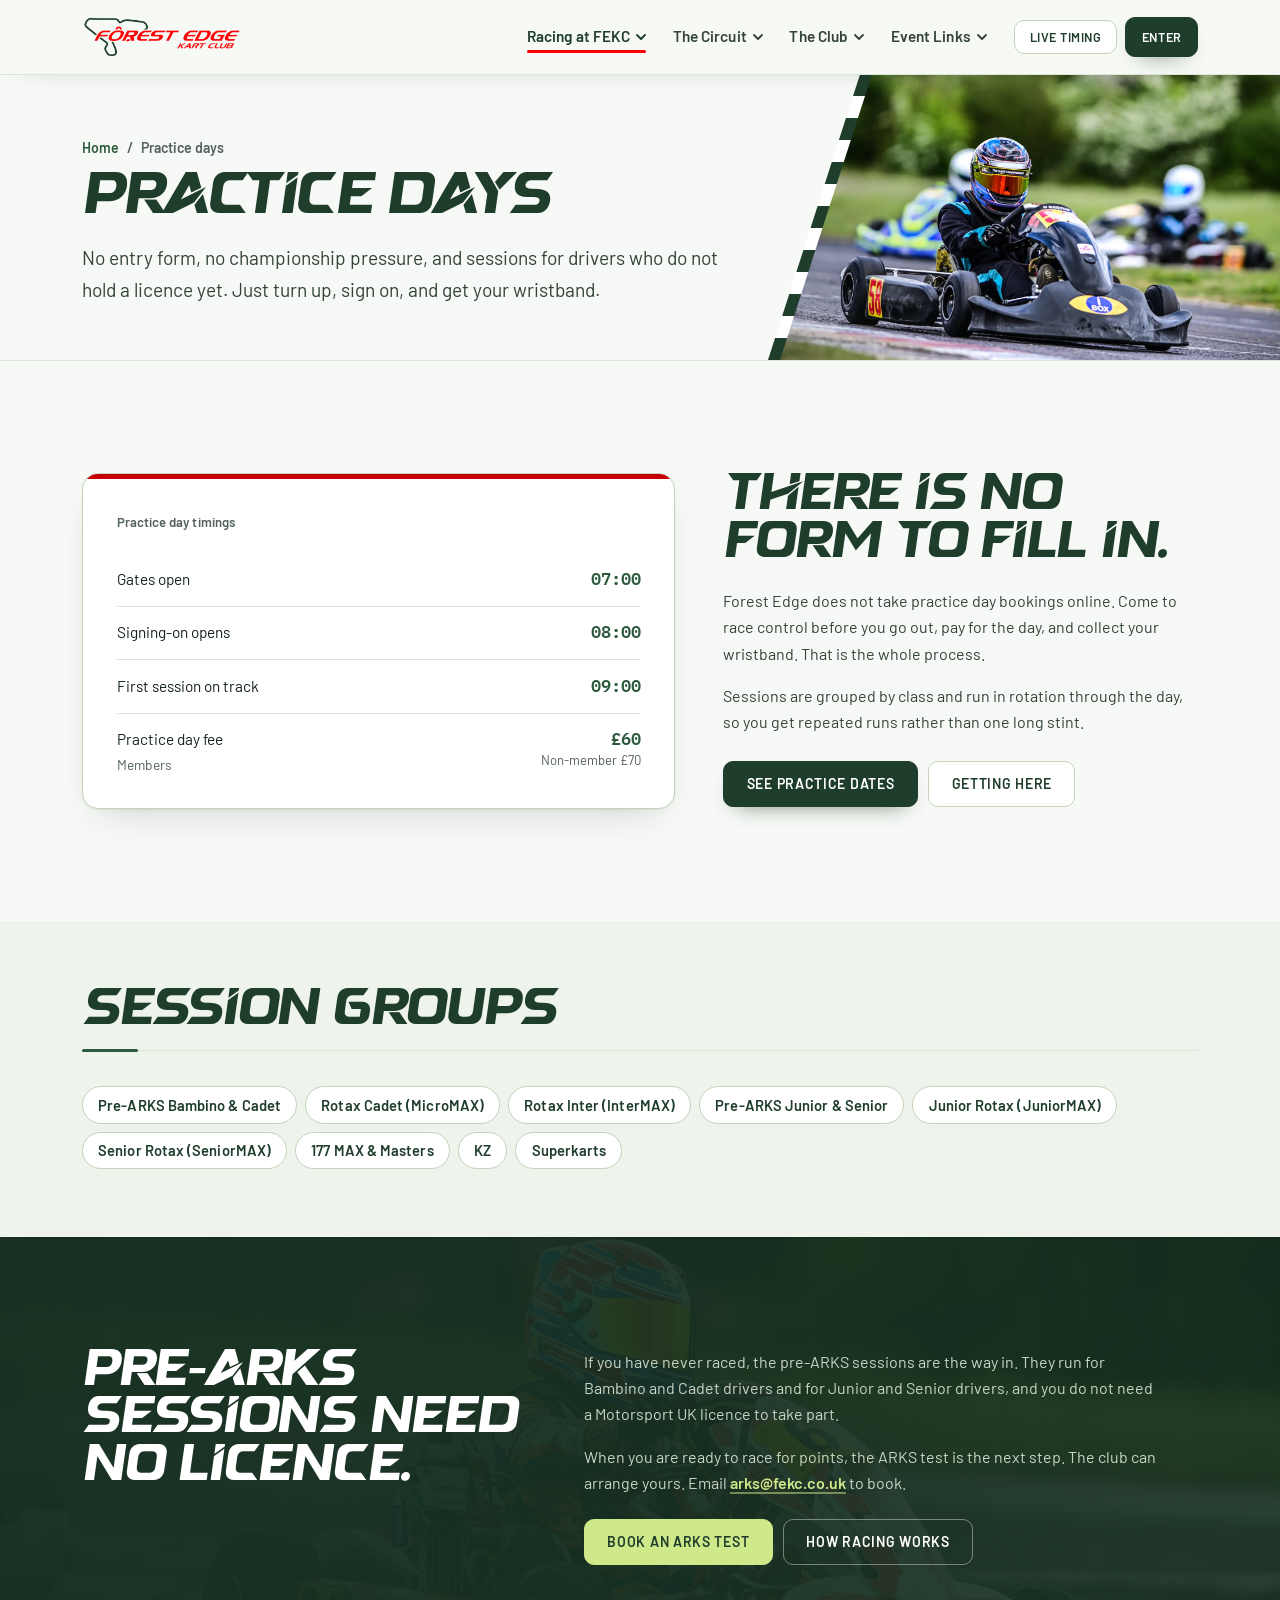
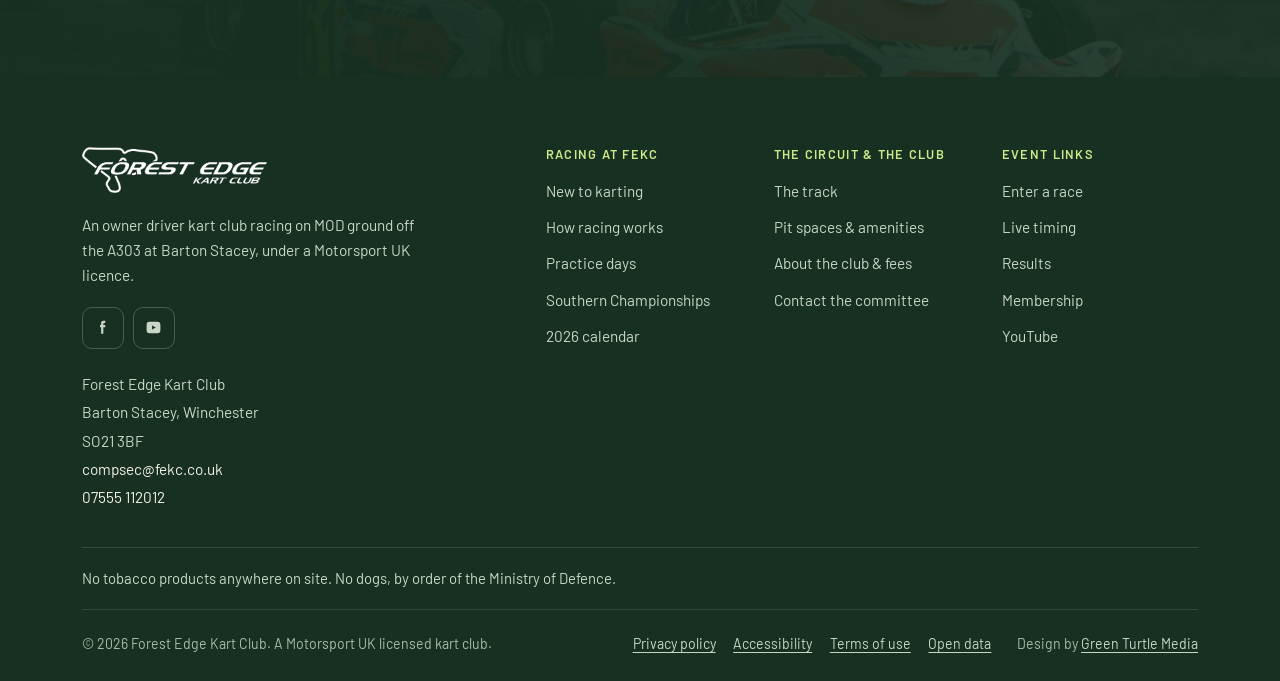
<file: practice.html>
<!doctype html>
<html lang="en-GB">
<head>
<meta charset="utf-8">
<meta name="viewport" content="width=device-width,initial-scale=1">
<title>Practice days | Forest Edge Kart Club</title>
<meta name="description" content="Practice days at Forest Edge. Gates 07:00, signing-on 08:00, first session 09:00. No booking form, and pre-ARKS sessions that need no licence.">
<meta name="theme-color" content="#f7f9f6">
<link rel="canonical" href="https://fekc.co.uk/practice.html">
<meta property="og:type" content="website">
<meta property="og:site_name" content="Forest Edge Kart Club">
<meta property="og:title" content="Practice days | Forest Edge Kart Club">
<meta property="og:description" content="Practice days at Forest Edge. Gates 07:00, signing-on 08:00, first session 09:00. No booking form, and pre-ARKS sessions that need no licence.">
<meta property="og:image" content="https://fekc.co.uk/assets/img/honda-cadet.jpg">
<meta name="twitter:card" content="summary_large_image">
<link rel="icon" href="assets/img/favicon.png" sizes="any" type="image/png">
<link rel="apple-touch-icon" href="assets/img/apple-touch-icon.png">
<link rel="manifest" href="site.webmanifest">
<meta name="apple-mobile-web-app-title" content="Forest Edge">
<link rel="preload" href="assets/fonts/barlow-normal-400-latin.woff2" as="font" type="font/woff2" crossorigin>
<link rel="preload" href="assets/fonts/barlow-normal-600-latin.woff2" as="font" type="font/woff2" crossorigin>
<link rel="preload" href="assets/fonts/semakin-regular.otf" as="font" type="font/otf" crossorigin>
<link rel="stylesheet" href="assets/css/fonts.css?v=20261021-4">
<script>document.documentElement.className+=" js";</script>
<link rel="stylesheet" href="assets/css/main.css?v=20261021-4">
<script type="application/ld+json">{"@context":"https://schema.org","@type":"SportsOrganization","@id":"https://fekc.co.uk/#club","name":"Forest Edge Kart Club","alternateName":"FEKC","url":"https://fekc.co.uk/","logo":"https://fekc.co.uk/assets/img/logo.png","image":"https://fekc.co.uk/assets/img/hero-senior.jpg","email":"compsec@fekc.co.uk","telephone":"+44 7555 112012","sport":"Kart racing","address":{"@type":"PostalAddress","streetAddress":"Barton Stacey","addressLocality":"Winchester","addressRegion":"Hampshire","postalCode":"SO21 3BF","addressCountry":"GB"},"sameAs":["https://www.youtube.com/@forestedgekartclub2026"]}</script><script type="application/ld+json">{"@context":"https://schema.org","@type":"BreadcrumbList","itemListElement":[{"@type":"ListItem","position":1,"name":"Home","item":"https://fekc.co.uk/"},{"@type":"ListItem","position":2,"name":"Practice days","item":"https://fekc.co.uk/practice.html"}]}</script><script>window.FEKC_EVENTS=[{"iso": "2026-01-31", "name": "2025 Championship Awards Evening & Dinner Dance", "long": "Saturday 31st January 2026", "type": "Social", "kind": "social", "off": false}, {"iso": "2026-02-14", "name": "Pre-Season Practice", "long": "Saturday 14th February 2026", "type": "Practice", "kind": "practice", "off": false}, {"iso": "2026-02-28", "name": "Round 1 Practice", "long": "Saturday 28th February 2026", "type": "Practice", "kind": "practice", "off": false}, {"iso": "2026-03-01", "name": "Round 1 Race Day", "long": "Sunday 1st March 2026", "type": "Race day", "kind": "race", "off": false}, {"iso": "2026-03-14", "name": "Mid-Month Practice", "long": "Saturday 14th March 2026", "type": "Practice", "kind": "practice", "off": false}, {"iso": "2026-04-04", "name": "Round 2 Practice", "long": "Saturday 4th April 2026", "type": "Practice", "kind": "practice", "off": false}, {"iso": "2026-04-05", "name": "Round 2 Race Day", "long": "Sunday 5th April 2026", "type": "Race day", "kind": "race", "off": false}, {"iso": "2026-04-18", "name": "Mid-Month Practice", "long": "Saturday 18th April 2026", "type": "Practice", "kind": "practice", "off": false}, {"iso": "2026-05-02", "name": "Round 3 Practice", "long": "Saturday 2nd May 2026", "type": "Practice", "kind": "practice", "off": false}, {"iso": "2026-05-03", "name": "Round 3 Race Day", "long": "Sunday 3rd May 2026", "type": "Race day", "kind": "race", "off": false}, {"iso": "2026-05-16", "name": "Mid-Month Practice", "long": "Saturday 16th May 2026", "type": "Practice", "kind": "practice", "off": false}, {"iso": "2026-06-06", "name": "Round 4 Practice", "long": "Saturday 6th June 2026", "type": "Practice", "kind": "practice", "off": false}, {"iso": "2026-06-07", "name": "Round 4 Race Day", "long": "Sunday 7th June 2026", "type": "Race day", "kind": "race", "off": false}, {"iso": "2026-06-20", "name": "Mid-Month Practice", "long": "Saturday 20th June 2026", "type": "Practice", "kind": "practice", "off": false}, {"iso": "2026-07-04", "name": "Round 5 Practice", "long": "Saturday 4th July 2026", "type": "Practice", "kind": "practice", "off": false}, {"iso": "2026-07-05", "name": "Round 5 Race Day & NKF S4 250", "long": "Sunday 5th July 2026", "type": "Race day", "kind": "race", "off": false}, {"iso": "2026-07-18", "name": "Mid-Month Practice", "long": "Saturday 18th July 2026", "type": "Practice", "kind": "practice", "off": false}, {"iso": "2026-08-01", "name": "Round 6 Practice", "long": "Saturday 1st August 2026", "type": "Practice", "kind": "practice", "off": false}, {"iso": "2026-08-02", "name": "Round 6 Race Day & 210 Gearbox", "long": "Sunday 2nd August 2026", "type": "Race day", "kind": "race", "off": false}, {"iso": "2026-08-15", "name": "Mid-Month Practice", "long": "Saturday 15th August 2026", "type": "Cancelled: track repairs", "kind": "practice", "off": true}, {"iso": "2026-09-04", "name": "Round 7 Practice, Southern Championships", "long": "Friday 4th September 2026", "type": "Practice", "kind": "practice", "off": false}, {"iso": "2026-09-05", "name": "Southern Championships", "long": "Saturday 5th September 2026", "type": "Championship", "kind": "race", "off": false}, {"iso": "2026-09-06", "name": "Round 7 Race Day", "long": "Sunday 6th September 2026", "type": "Race day", "kind": "race", "off": false}, {"iso": "2026-09-19", "name": "Mid-Month Practice", "long": "Saturday 19th September 2026", "type": "Practice", "kind": "practice", "off": false}, {"iso": "2026-10-03", "name": "Round 8 Practice", "long": "Saturday 3rd October 2026", "type": "Practice", "kind": "practice", "off": false}, {"iso": "2026-10-04", "name": "Round 8 Race Day & FP4", "long": "Sunday 4th October 2026", "type": "Race day", "kind": "race", "off": false}, {"iso": "2026-10-17", "name": "Mid-Month Practice", "long": "Saturday 17th October 2026", "type": "Practice", "kind": "practice", "off": false}, {"iso": "2026-10-31", "name": "Round 9 Practice", "long": "Saturday 31st October 2026", "type": "Practice", "kind": "practice", "off": false}, {"iso": "2026-11-01", "name": "Round 9 Race Day", "long": "Sunday 1st November 2026", "type": "Race day", "kind": "race", "off": false}];</script></head>
<body>
<div class="notice" data-notice hidden><div class="wrap"><p><strong data-notice-title></strong> <span data-notice-body></span></p></div></div><a class="skip" href="#main">Skip to content</a><header class="hdr"><div class="hdr__in"><a class="brand" href="index.html" aria-label="Forest Edge Kart Club, home"><img src="assets/img/logo-light.png" alt="Forest Edge Kart Club" width="1100" height="303"></a><nav class="nav" aria-label="Primary"><div class="nav__i" data-cur><button class="nav__t" type="button" aria-expanded="false" aria-controls="nvg1">Racing at FEKC<svg class="nav__c" viewBox="0 0 10 6" aria-hidden="true" focusable="false"><path d="M1 1l4 4 4-4"/></svg></button><div class="nav__p" id="nvg1"><a href="start.html">New to karting</a><a href="racing.html">How racing works</a><a href="practice.html" aria-current="page">Practice days</a><a href="southern-championships.html">Southern Championships</a><a href="calendar.html">2026 calendar</a></div></div><div class="nav__i"><button class="nav__t" type="button" aria-expanded="false" aria-controls="nvg2">The Circuit<svg class="nav__c" viewBox="0 0 10 6" aria-hidden="true" focusable="false"><path d="M1 1l4 4 4-4"/></svg></button><div class="nav__p" id="nvg2"><a href="track.html">The track</a><a href="visiting.html">Pit spaces &amp; amenities</a></div></div><div class="nav__i"><button class="nav__t" type="button" aria-expanded="false" aria-controls="nvg3">The Club<svg class="nav__c" viewBox="0 0 10 6" aria-hidden="true" focusable="false"><path d="M1 1l4 4 4-4"/></svg></button><div class="nav__p" id="nvg3"><a href="club.html">About the club &amp; fees</a><a href="contact.html">Contact the committee</a></div></div><div class="nav__i"><button class="nav__t" type="button" aria-expanded="false" aria-controls="nvg4">Event Links<svg class="nav__c" viewBox="0 0 10 6" aria-hidden="true" focusable="false"><path d="M1 1l4 4 4-4"/></svg></button><div class="nav__p" id="nvg4"><a href="https://fekc.alphatiming.co.uk/" target="_blank" rel="noopener">Enter a race</a><a href="https://fekc.alphatiming.co.uk/entrylist" target="_blank" rel="noopener">Entry list</a><a href="https://live.alphatiming.co.uk/fekc" target="_blank" rel="noopener">Live timing</a><a href="https://results.alphatiming.co.uk/fekc/" target="_blank" rel="noopener">Results</a><a href="https://fekc.alphatiming.co.uk/users/sign_in" target="_blank" rel="noopener">Membership</a><a href="https://www.youtube.com/@forestedgekartclub2026/streams" target="_blank" rel="noopener">Watch on YouTube</a></div></div></nav><div class="hdr__cta"><a class="live" href="https://live.alphatiming.co.uk/fekc" target="_blank" rel="noopener" data-live><i aria-hidden="true"></i><span data-live-text>Live timing</span></a><a class="btn btn--red btn--sm" href="https://fekc.alphatiming.co.uk/" target="_blank" rel="noopener">Enter</a><button class="burger" type="button" aria-expanded="false" aria-controls="menu" aria-label="Open menu"><span></span><span></span><span></span></button></div></div></header><div class="menu" id="menu" aria-hidden="true"><div class="menu__in"><div class="menu__grp"><span class="lab">Racing at FEKC</span><a class="menu__l" href="start.html">New to karting</a><a class="menu__l" href="racing.html">How racing works</a><a class="menu__l" href="practice.html" aria-current="page">Practice days</a><a class="menu__l" href="southern-championships.html">Southern Championships</a><a class="menu__l" href="calendar.html">2026 calendar</a></div><div class="menu__grp"><span class="lab">The Circuit</span><a class="menu__l" href="track.html">The track</a><a class="menu__l" href="visiting.html">Pit spaces &amp; amenities</a></div><div class="menu__grp"><span class="lab">The Club</span><a class="menu__l" href="club.html">About the club &amp; fees</a><a class="menu__l" href="contact.html">Contact the committee</a></div><div class="menu__grp"><span class="lab">Event Links</span><a class="menu__l" href="https://fekc.alphatiming.co.uk/" target="_blank" rel="noopener">Enter a race</a><a class="menu__l" href="https://fekc.alphatiming.co.uk/entrylist" target="_blank" rel="noopener">Entry list</a><a class="menu__l" href="https://live.alphatiming.co.uk/fekc" target="_blank" rel="noopener">Live timing</a><a class="menu__l" href="https://results.alphatiming.co.uk/fekc/" target="_blank" rel="noopener">Results</a><a class="menu__l" href="https://fekc.alphatiming.co.uk/users/sign_in" target="_blank" rel="noopener">Membership</a><a class="menu__l" href="https://www.youtube.com/@forestedgekartclub2026/streams" target="_blank" rel="noopener">Watch on YouTube</a></div><div class="menu__foot"><a class="btn btn--red btn--full" href="https://fekc.alphatiming.co.uk/" target="_blank" rel="noopener">Enter a race</a><a class="btn btn--ghost btn--full" href="tel:+447555112012">Call 07555 112012</a></div></div></div>
<main id="main">
<section class="phd"><div class="phd__bg"><picture><source type="image/webp" sizes="100vw" srcset="assets/img/honda-cadet-640.webp 640w, assets/img/honda-cadet-1100.webp 1100w, assets/img/honda-cadet-1800.webp 1800w"><img src="assets/img/honda-cadet.jpg" alt="A Honda Cadet kart on a damp circuit at Forest Edge" width="1400" height="933" loading="eager" decoding="async"></picture></div><div class="wrap"><nav class="crumb" aria-label="Breadcrumb"><a href="index.html">Home</a><span aria-hidden="true">/</span><span>Practice days</span></nav><h1 class="d">Practice days</h1><p class="lead">No entry form, no championship pressure, and sessions for drivers who do not hold a licence yet. Just turn up, sign on, and get your wristband.</p></div></section><section class="sec"><div class="wrap"><div class="split split--w"><div class="panel panel--red"><span class="lab">Practice day timings</span><dl class="dl" style="margin-top:1.2rem"><div><dt>Gates open</dt><dd>07:00</dd></div><div><dt>Signing-on opens</dt><dd>08:00</dd></div><div><dt>First session on track</dt><dd>09:00</dd></div><div><dt>Practice day fee<small>Members</small></dt><dd>&pound;60<small>Non-member &pound;70</small></dd></div></dl></div><div><h2 class="d">There is no form to fill in.</h2><div class="prose" style="margin-top:1.2rem"><p>Forest Edge does not take practice day bookings online. Come to race control before you go out, pay for the day, and collect your wristband. That is the whole process.</p><p>Sessions are grouped by class and run in rotation through the day, so you get repeated runs rather than one long stint.</p></div><div class="btns" style="margin-top:1.6rem"><a class="btn btn--red" href="calendar.html">See practice dates</a><a class="btn btn--ghost" href="visiting.html">Getting here</a></div></div></div></div></section><section class="sec sec--tight"><div class="wrap"><h2 class="d shd shd--rule">Session groups</h2><ul class="chips rv"><li>Pre-ARKS Bambino &amp; Cadet</li><li>Rotax Cadet (MicroMAX)</li><li>Rotax Inter (InterMAX)</li><li>Pre-ARKS Junior &amp; Senior</li><li>Junior Rotax (JuniorMAX)</li><li>Senior Rotax (SeniorMAX)</li><li>177 MAX &amp; Masters</li><li>KZ</li><li>Superkarts</li></ul></div></section><section class="sec band"><div class="band__bg"><picture><source type="image/webp" sizes="100vw" srcset="assets/img/rotax-cadet-640.webp 640w, assets/img/rotax-cadet-1100.webp 1100w, assets/img/rotax-cadet-1800.webp 1800w"><img src="assets/img/rotax-cadet.jpg" alt="" aria-hidden="true" width="1400" height="933" loading="lazy" decoding="async"></picture></div><div class="wrap"><div class="split split--n"><div><h2 class="d">Pre-ARKS sessions need no licence.</h2></div><div class="prose"><p>If you have never raced, the pre-ARKS sessions are the way in. They run for Bambino and Cadet drivers and for Junior and Senior drivers, and you do not need a Motorsport UK licence to take part.</p><p>When you are ready to race for points, the ARKS test is the next step. The club can arrange yours. Email <a href="mailto:arks@fekc.co.uk">arks@fekc.co.uk</a> to book.</p><div class="btns" style="margin-top:1.4rem"><a class="btn btn--red" href="mailto:arks@fekc.co.uk">Book an ARKS test</a><a class="btn btn--ghost" href="racing.html">How racing works</a></div></div></div></div></section>
</main>
<footer class="ft"><div class="wrap"><div class="ft__top"><div class="ft__brand"><picture><source type="image/webp" srcset="assets/img/logo-white.webp"><img src="assets/img/logo-white.png" alt="Forest Edge Kart Club" width="1100" height="274" loading="lazy"></picture><p>An owner driver kart club racing on MOD ground off the A303 at Barton Stacey, under a Motorsport UK licence.</p><ul class="social"><li><a href="https://www.facebook.com/ForestEdgeKarting/" target="_blank" rel="noopener" aria-label="Forest Edge Kart Club on Facebook"><svg viewBox="0 0 24 24" aria-hidden="true" focusable="false"><path d="M14 9h-2.2V7.6c0-.6.4-.8.7-.8H14V4.4h-2c-2.2 0-2.7 1.7-2.7 2.7V9H8v2.6h1.3V19h2.5v-7.4H14z"/></svg></a></li><li><a href="https://www.youtube.com/@forestedgekartclub2026" target="_blank" rel="noopener" aria-label="Forest Edge Kart Club on YouTube"><svg viewBox="0 0 24 24" aria-hidden="true" focusable="false"><path d="M19.6 7.2a2 2 0 0 0-1.4-1.4C17 5.5 12 5.5 12 5.5s-5 0-6.2.3A2 2 0 0 0 4.4 7.2 21 21 0 0 0 4.1 12a21 21 0 0 0 .3 4.8 2 2 0 0 0 1.4 1.4c1.2.3 6.2.3 6.2.3s5 0 6.2-.3a2 2 0 0 0 1.4-1.4 21 21 0 0 0 .3-4.8 21 21 0 0 0-.3-4.8zM10.4 14.4V9.6l4.2 2.4z"/></svg></a></li></ul><address class="ft__addr">Forest Edge Kart Club<br>Barton Stacey, Winchester<br>SO21 3BF<br><a href="mailto:compsec@fekc.co.uk">compsec@fekc.co.uk</a><br><a href="tel:+447555112012">07555 112012</a></address></div><div class="ft__cols"><div class="ft__col"><h2 class="ft__h">Racing at FEKC</h2><ul><li><a href="start.html">New to karting</a></li><li><a href="racing.html">How racing works</a></li><li><a href="practice.html">Practice days</a></li><li><a href="southern-championships.html">Southern Championships</a></li><li><a href="calendar.html">2026 calendar</a></li></ul></div><div class="ft__col"><h2 class="ft__h">The Circuit &amp; The Club</h2><ul><li><a href="track.html">The track</a></li><li><a href="visiting.html">Pit spaces &amp; amenities</a></li><li><a href="club.html">About the club &amp; fees</a></li><li><a href="contact.html">Contact the committee</a></li></ul></div><div class="ft__col"><h2 class="ft__h">Event Links</h2><ul><li><a href="https://fekc.alphatiming.co.uk/" target="_blank" rel="noopener">Enter a race</a></li><li><a href="https://live.alphatiming.co.uk/fekc" target="_blank" rel="noopener">Live timing</a></li><li><a href="https://results.alphatiming.co.uk/fekc/" target="_blank" rel="noopener">Results</a></li><li><a href="https://fekc.alphatiming.co.uk/users/sign_in" target="_blank" rel="noopener">Membership</a></li><li><a href="https://www.youtube.com/@forestedgekartclub2026/streams" target="_blank" rel="noopener">YouTube</a></li></ul></div></div></div><p class="ft__rules">No tobacco products anywhere on site. No dogs, by order of the Ministry of Defence.</p><div class="ft__bot"><p>&copy; 2026 Forest Edge Kart Club. A Motorsport UK licensed kart club.</p><p class="ft__legal"><a href="privacy.html">Privacy policy</a><a href="accessibility.html">Accessibility</a><a href="terms.html">Terms of use</a><a href="data.html">Open data</a></p><p class="ft__by">Design by <a href="https://greenturtle.media" target="_blank" rel="noopener">Green Turtle Media</a></p></div></div></footer>
<script src="assets/js/main.js?v=20261021-4" defer></script>
</body>
</html>
</file>
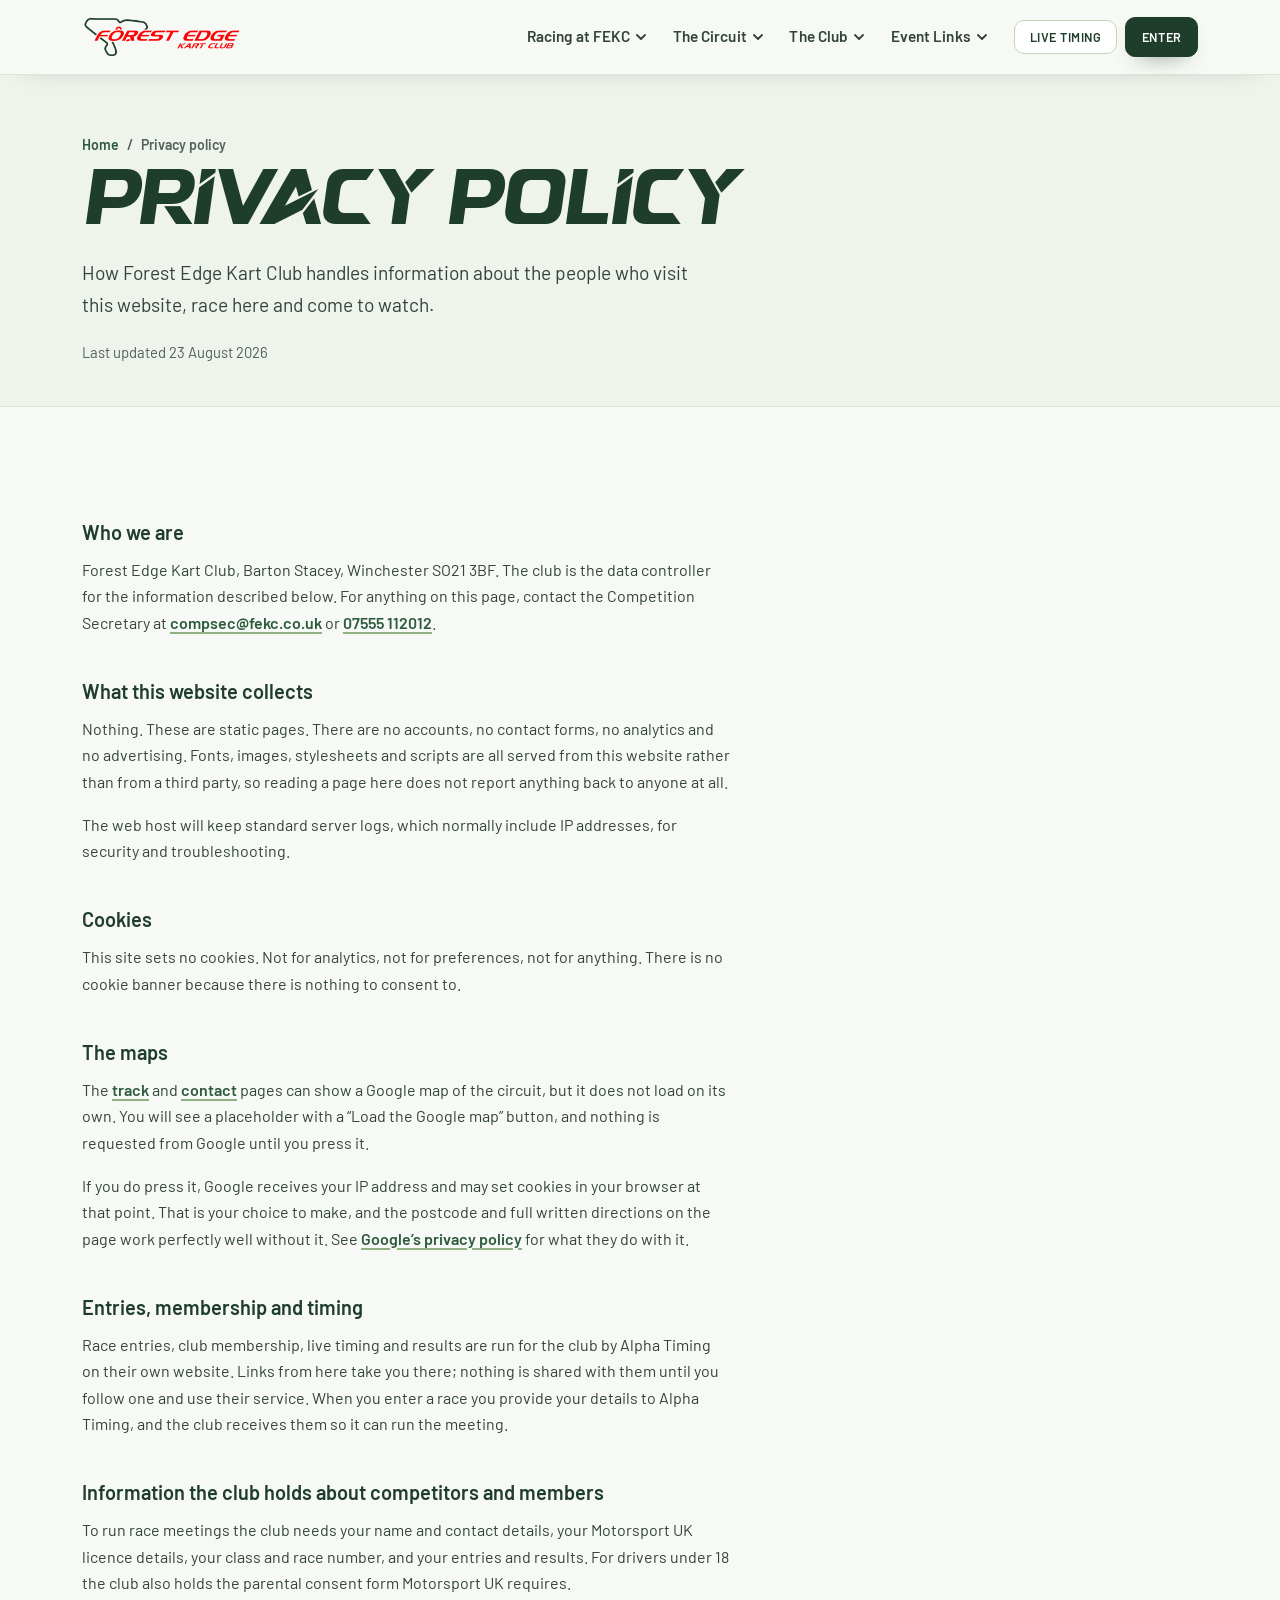
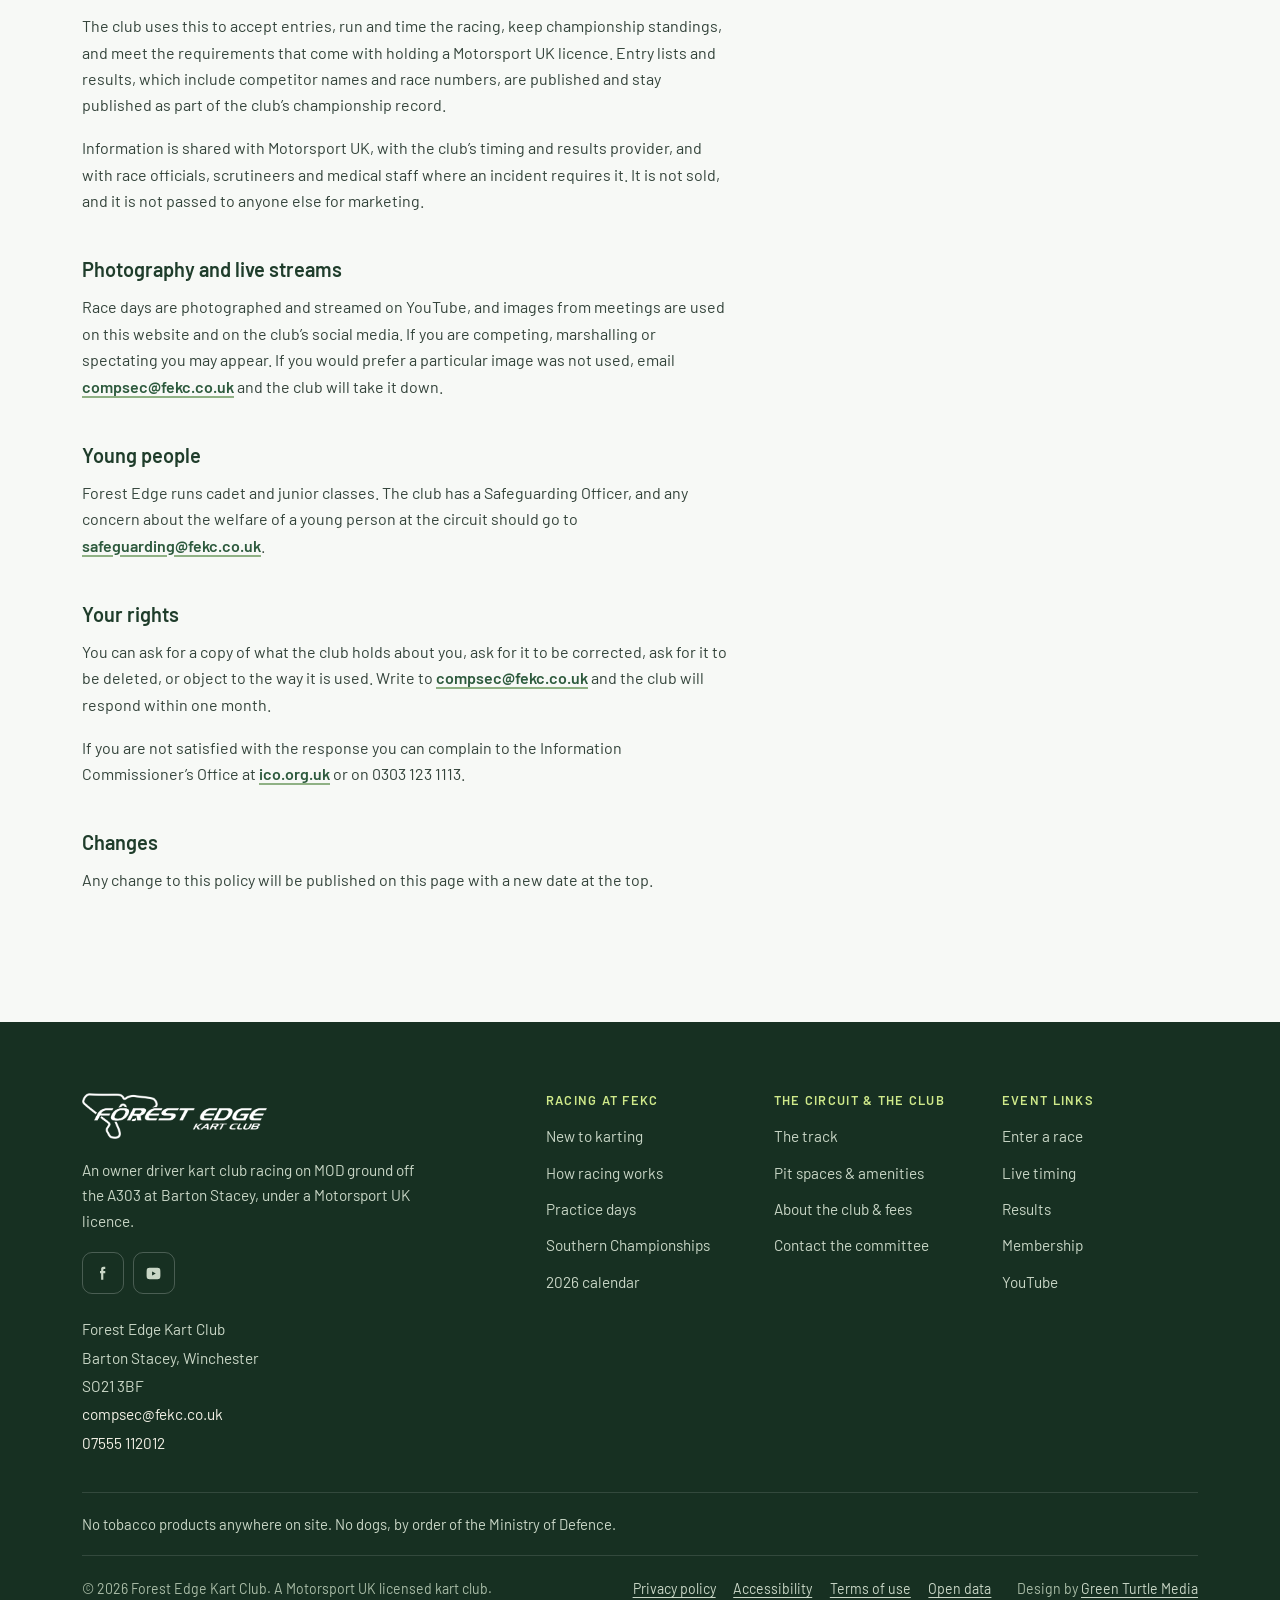
<file: privacy.html>
<!doctype html>
<html lang="en-GB">
<head>
<meta charset="utf-8">
<meta name="viewport" content="width=device-width,initial-scale=1">
<title>Privacy policy | Forest Edge Kart Club</title>
<meta name="description" content="How Forest Edge Kart Club handles information about website visitors, competitors and members. No tracking, no analytics, no cookies set by the club.">
<meta name="theme-color" content="#f7f9f6">
<link rel="canonical" href="https://fekc.co.uk/privacy.html">
<meta property="og:type" content="website">
<meta property="og:site_name" content="Forest Edge Kart Club">
<meta property="og:title" content="Privacy policy | Forest Edge Kart Club">
<meta property="og:description" content="How Forest Edge Kart Club handles information about website visitors, competitors and members. No tracking, no analytics, no cookies set by the club.">
<meta property="og:image" content="https://fekc.co.uk/assets/img/hero-senior.jpg">
<meta name="twitter:card" content="summary_large_image">
<link rel="icon" href="assets/img/favicon.png" sizes="any" type="image/png">
<link rel="apple-touch-icon" href="assets/img/apple-touch-icon.png">
<link rel="manifest" href="site.webmanifest">
<meta name="apple-mobile-web-app-title" content="Forest Edge">
<link rel="preload" href="assets/fonts/barlow-normal-400-latin.woff2" as="font" type="font/woff2" crossorigin>
<link rel="preload" href="assets/fonts/barlow-normal-600-latin.woff2" as="font" type="font/woff2" crossorigin>
<link rel="preload" href="assets/fonts/semakin-regular.otf" as="font" type="font/otf" crossorigin>
<link rel="stylesheet" href="assets/css/fonts.css?v=20261021-4">
<script>document.documentElement.className+=" js";</script>
<link rel="stylesheet" href="assets/css/main.css?v=20261021-4">
<script type="application/ld+json">{"@context":"https://schema.org","@type":"SportsOrganization","@id":"https://fekc.co.uk/#club","name":"Forest Edge Kart Club","alternateName":"FEKC","url":"https://fekc.co.uk/","logo":"https://fekc.co.uk/assets/img/logo.png","image":"https://fekc.co.uk/assets/img/hero-senior.jpg","email":"compsec@fekc.co.uk","telephone":"+44 7555 112012","sport":"Kart racing","address":{"@type":"PostalAddress","streetAddress":"Barton Stacey","addressLocality":"Winchester","addressRegion":"Hampshire","postalCode":"SO21 3BF","addressCountry":"GB"},"sameAs":["https://www.youtube.com/@forestedgekartclub2026"]}</script><script type="application/ld+json">{"@context":"https://schema.org","@type":"BreadcrumbList","itemListElement":[{"@type":"ListItem","position":1,"name":"Home","item":"https://fekc.co.uk/"},{"@type":"ListItem","position":2,"name":"Privacy policy","item":"https://fekc.co.uk/privacy.html"}]}</script><script>window.FEKC_EVENTS=[{"iso": "2026-01-31", "name": "2025 Championship Awards Evening & Dinner Dance", "long": "Saturday 31st January 2026", "type": "Social", "kind": "social", "off": false}, {"iso": "2026-02-14", "name": "Pre-Season Practice", "long": "Saturday 14th February 2026", "type": "Practice", "kind": "practice", "off": false}, {"iso": "2026-02-28", "name": "Round 1 Practice", "long": "Saturday 28th February 2026", "type": "Practice", "kind": "practice", "off": false}, {"iso": "2026-03-01", "name": "Round 1 Race Day", "long": "Sunday 1st March 2026", "type": "Race day", "kind": "race", "off": false}, {"iso": "2026-03-14", "name": "Mid-Month Practice", "long": "Saturday 14th March 2026", "type": "Practice", "kind": "practice", "off": false}, {"iso": "2026-04-04", "name": "Round 2 Practice", "long": "Saturday 4th April 2026", "type": "Practice", "kind": "practice", "off": false}, {"iso": "2026-04-05", "name": "Round 2 Race Day", "long": "Sunday 5th April 2026", "type": "Race day", "kind": "race", "off": false}, {"iso": "2026-04-18", "name": "Mid-Month Practice", "long": "Saturday 18th April 2026", "type": "Practice", "kind": "practice", "off": false}, {"iso": "2026-05-02", "name": "Round 3 Practice", "long": "Saturday 2nd May 2026", "type": "Practice", "kind": "practice", "off": false}, {"iso": "2026-05-03", "name": "Round 3 Race Day", "long": "Sunday 3rd May 2026", "type": "Race day", "kind": "race", "off": false}, {"iso": "2026-05-16", "name": "Mid-Month Practice", "long": "Saturday 16th May 2026", "type": "Practice", "kind": "practice", "off": false}, {"iso": "2026-06-06", "name": "Round 4 Practice", "long": "Saturday 6th June 2026", "type": "Practice", "kind": "practice", "off": false}, {"iso": "2026-06-07", "name": "Round 4 Race Day", "long": "Sunday 7th June 2026", "type": "Race day", "kind": "race", "off": false}, {"iso": "2026-06-20", "name": "Mid-Month Practice", "long": "Saturday 20th June 2026", "type": "Practice", "kind": "practice", "off": false}, {"iso": "2026-07-04", "name": "Round 5 Practice", "long": "Saturday 4th July 2026", "type": "Practice", "kind": "practice", "off": false}, {"iso": "2026-07-05", "name": "Round 5 Race Day & NKF S4 250", "long": "Sunday 5th July 2026", "type": "Race day", "kind": "race", "off": false}, {"iso": "2026-07-18", "name": "Mid-Month Practice", "long": "Saturday 18th July 2026", "type": "Practice", "kind": "practice", "off": false}, {"iso": "2026-08-01", "name": "Round 6 Practice", "long": "Saturday 1st August 2026", "type": "Practice", "kind": "practice", "off": false}, {"iso": "2026-08-02", "name": "Round 6 Race Day & 210 Gearbox", "long": "Sunday 2nd August 2026", "type": "Race day", "kind": "race", "off": false}, {"iso": "2026-08-15", "name": "Mid-Month Practice", "long": "Saturday 15th August 2026", "type": "Cancelled: track repairs", "kind": "practice", "off": true}, {"iso": "2026-09-04", "name": "Round 7 Practice, Southern Championships", "long": "Friday 4th September 2026", "type": "Practice", "kind": "practice", "off": false}, {"iso": "2026-09-05", "name": "Southern Championships", "long": "Saturday 5th September 2026", "type": "Championship", "kind": "race", "off": false}, {"iso": "2026-09-06", "name": "Round 7 Race Day", "long": "Sunday 6th September 2026", "type": "Race day", "kind": "race", "off": false}, {"iso": "2026-09-19", "name": "Mid-Month Practice", "long": "Saturday 19th September 2026", "type": "Practice", "kind": "practice", "off": false}, {"iso": "2026-10-03", "name": "Round 8 Practice", "long": "Saturday 3rd October 2026", "type": "Practice", "kind": "practice", "off": false}, {"iso": "2026-10-04", "name": "Round 8 Race Day & FP4", "long": "Sunday 4th October 2026", "type": "Race day", "kind": "race", "off": false}, {"iso": "2026-10-17", "name": "Mid-Month Practice", "long": "Saturday 17th October 2026", "type": "Practice", "kind": "practice", "off": false}, {"iso": "2026-10-31", "name": "Round 9 Practice", "long": "Saturday 31st October 2026", "type": "Practice", "kind": "practice", "off": false}, {"iso": "2026-11-01", "name": "Round 9 Race Day", "long": "Sunday 1st November 2026", "type": "Race day", "kind": "race", "off": false}];</script></head>
<body>
<div class="notice" data-notice hidden><div class="wrap"><p><strong data-notice-title></strong> <span data-notice-body></span></p></div></div><a class="skip" href="#main">Skip to content</a><header class="hdr"><div class="hdr__in"><a class="brand" href="index.html" aria-label="Forest Edge Kart Club, home"><img src="assets/img/logo-light.png" alt="Forest Edge Kart Club" width="1100" height="303"></a><nav class="nav" aria-label="Primary"><div class="nav__i"><button class="nav__t" type="button" aria-expanded="false" aria-controls="nvg1">Racing at FEKC<svg class="nav__c" viewBox="0 0 10 6" aria-hidden="true" focusable="false"><path d="M1 1l4 4 4-4"/></svg></button><div class="nav__p" id="nvg1"><a href="start.html">New to karting</a><a href="racing.html">How racing works</a><a href="practice.html">Practice days</a><a href="southern-championships.html">Southern Championships</a><a href="calendar.html">2026 calendar</a></div></div><div class="nav__i"><button class="nav__t" type="button" aria-expanded="false" aria-controls="nvg2">The Circuit<svg class="nav__c" viewBox="0 0 10 6" aria-hidden="true" focusable="false"><path d="M1 1l4 4 4-4"/></svg></button><div class="nav__p" id="nvg2"><a href="track.html">The track</a><a href="visiting.html">Pit spaces &amp; amenities</a></div></div><div class="nav__i"><button class="nav__t" type="button" aria-expanded="false" aria-controls="nvg3">The Club<svg class="nav__c" viewBox="0 0 10 6" aria-hidden="true" focusable="false"><path d="M1 1l4 4 4-4"/></svg></button><div class="nav__p" id="nvg3"><a href="club.html">About the club &amp; fees</a><a href="contact.html">Contact the committee</a></div></div><div class="nav__i"><button class="nav__t" type="button" aria-expanded="false" aria-controls="nvg4">Event Links<svg class="nav__c" viewBox="0 0 10 6" aria-hidden="true" focusable="false"><path d="M1 1l4 4 4-4"/></svg></button><div class="nav__p" id="nvg4"><a href="https://fekc.alphatiming.co.uk/" target="_blank" rel="noopener">Enter a race</a><a href="https://fekc.alphatiming.co.uk/entrylist" target="_blank" rel="noopener">Entry list</a><a href="https://live.alphatiming.co.uk/fekc" target="_blank" rel="noopener">Live timing</a><a href="https://results.alphatiming.co.uk/fekc/" target="_blank" rel="noopener">Results</a><a href="https://fekc.alphatiming.co.uk/users/sign_in" target="_blank" rel="noopener">Membership</a><a href="https://www.youtube.com/@forestedgekartclub2026/streams" target="_blank" rel="noopener">Watch on YouTube</a></div></div></nav><div class="hdr__cta"><a class="live" href="https://live.alphatiming.co.uk/fekc" target="_blank" rel="noopener" data-live><i aria-hidden="true"></i><span data-live-text>Live timing</span></a><a class="btn btn--red btn--sm" href="https://fekc.alphatiming.co.uk/" target="_blank" rel="noopener">Enter</a><button class="burger" type="button" aria-expanded="false" aria-controls="menu" aria-label="Open menu"><span></span><span></span><span></span></button></div></div></header><div class="menu" id="menu" aria-hidden="true"><div class="menu__in"><div class="menu__grp"><span class="lab">Racing at FEKC</span><a class="menu__l" href="start.html">New to karting</a><a class="menu__l" href="racing.html">How racing works</a><a class="menu__l" href="practice.html">Practice days</a><a class="menu__l" href="southern-championships.html">Southern Championships</a><a class="menu__l" href="calendar.html">2026 calendar</a></div><div class="menu__grp"><span class="lab">The Circuit</span><a class="menu__l" href="track.html">The track</a><a class="menu__l" href="visiting.html">Pit spaces &amp; amenities</a></div><div class="menu__grp"><span class="lab">The Club</span><a class="menu__l" href="club.html">About the club &amp; fees</a><a class="menu__l" href="contact.html">Contact the committee</a></div><div class="menu__grp"><span class="lab">Event Links</span><a class="menu__l" href="https://fekc.alphatiming.co.uk/" target="_blank" rel="noopener">Enter a race</a><a class="menu__l" href="https://fekc.alphatiming.co.uk/entrylist" target="_blank" rel="noopener">Entry list</a><a class="menu__l" href="https://live.alphatiming.co.uk/fekc" target="_blank" rel="noopener">Live timing</a><a class="menu__l" href="https://results.alphatiming.co.uk/fekc/" target="_blank" rel="noopener">Results</a><a class="menu__l" href="https://fekc.alphatiming.co.uk/users/sign_in" target="_blank" rel="noopener">Membership</a><a class="menu__l" href="https://www.youtube.com/@forestedgekartclub2026/streams" target="_blank" rel="noopener">Watch on YouTube</a></div><div class="menu__foot"><a class="btn btn--red btn--full" href="https://fekc.alphatiming.co.uk/" target="_blank" rel="noopener">Enter a race</a><a class="btn btn--ghost btn--full" href="tel:+447555112012">Call 07555 112012</a></div></div></div>
<main id="main">
<section class="phd phd--plain"><div class="wrap"><nav class="crumb" aria-label="Breadcrumb"><a href="index.html">Home</a><span aria-hidden="true">/</span><span>Privacy policy</span></nav><h1 class="d">Privacy policy</h1><p class="lead">How Forest Edge Kart Club handles information about the people who visit this website, race here and come to watch.</p><p class="legal__date">Last updated 23 August 2026</p></div></section><section class="sec"><div class="wrap"><div class="legal"><h2 class="d shd">Who we are</h2><p>Forest Edge Kart Club, Barton Stacey, Winchester SO21 3BF. The club is the data controller for the information described below. For anything on this page, contact the Competition Secretary at <a href="mailto:compsec@fekc.co.uk">compsec@fekc.co.uk</a> or <a href="tel:+447555112012">07555 112012</a>.</p><h2 class="d shd">What this website collects</h2><p>Nothing. These are static pages. There are no accounts, no contact forms, no analytics and no advertising. Fonts, images, stylesheets and scripts are all served from this website rather than from a third party, so reading a page here does not report anything back to anyone at all.</p><p>The web host will keep standard server logs, which normally include IP addresses, for security and troubleshooting.</p><h2 class="d shd">Cookies</h2><p>This site sets no cookies. Not for analytics, not for preferences, not for anything. There is no cookie banner because there is nothing to consent to.</p><h2 class="d shd">The maps</h2><p>The <a href="track.html">track</a> and <a href="contact.html">contact</a> pages can show a Google map of the circuit, but it does not load on its own. You will see a placeholder with a &ldquo;Load the Google map&rdquo; button, and nothing is requested from Google until you press it.</p><p>If you do press it, Google receives your IP address and may set cookies in your browser at that point. That is your choice to make, and the postcode and full written directions on the page work perfectly well without it. See <a href="https://policies.google.com/privacy" target="_blank" rel="noopener">Google&rsquo;s privacy policy</a> for what they do with it.</p><h2 class="d shd">Entries, membership and timing</h2><p>Race entries, club membership, live timing and results are run for the club by Alpha Timing on their own website. Links from here take you there; nothing is shared with them until you follow one and use their service. When you enter a race you provide your details to Alpha Timing, and the club receives them so it can run the meeting.</p><h2 class="d shd">Information the club holds about competitors and members</h2><p>To run race meetings the club needs your name and contact details, your Motorsport UK licence details, your class and race number, and your entries and results. For drivers under 18 the club also holds the parental consent form Motorsport UK requires.</p><p>The club uses this to accept entries, run and time the racing, keep championship standings, and meet the requirements that come with holding a Motorsport UK licence. Entry lists and results, which include competitor names and race numbers, are published and stay published as part of the club&rsquo;s championship record.</p><p>Information is shared with Motorsport UK, with the club&rsquo;s timing and results provider, and with race officials, scrutineers and medical staff where an incident requires it. It is not sold, and it is not passed to anyone else for marketing.</p><h2 class="d shd">Photography and live streams</h2><p>Race days are photographed and streamed on YouTube, and images from meetings are used on this website and on the club&rsquo;s social media. If you are competing, marshalling or spectating you may appear. If you would prefer a particular image was not used, email <a href="mailto:compsec@fekc.co.uk">compsec@fekc.co.uk</a> and the club will take it down.</p><h2 class="d shd">Young people</h2><p>Forest Edge runs cadet and junior classes. The club has a Safeguarding Officer, and any concern about the welfare of a young person at the circuit should go to <a href="mailto:safeguarding@fekc.co.uk">safeguarding@fekc.co.uk</a>.</p><h2 class="d shd">Your rights</h2><p>You can ask for a copy of what the club holds about you, ask for it to be corrected, ask for it to be deleted, or object to the way it is used. Write to <a href="mailto:compsec@fekc.co.uk">compsec@fekc.co.uk</a> and the club will respond within one month.</p><p>If you are not satisfied with the response you can complain to the Information Commissioner&rsquo;s Office at <a href="https://ico.org.uk" target="_blank" rel="noopener">ico.org.uk</a> or on 0303 123 1113.</p><h2 class="d shd">Changes</h2><p>Any change to this policy will be published on this page with a new date at the top.</p></div></div></section>
</main>
<footer class="ft"><div class="wrap"><div class="ft__top"><div class="ft__brand"><picture><source type="image/webp" srcset="assets/img/logo-white.webp"><img src="assets/img/logo-white.png" alt="Forest Edge Kart Club" width="1100" height="274" loading="lazy"></picture><p>An owner driver kart club racing on MOD ground off the A303 at Barton Stacey, under a Motorsport UK licence.</p><ul class="social"><li><a href="https://www.facebook.com/ForestEdgeKarting/" target="_blank" rel="noopener" aria-label="Forest Edge Kart Club on Facebook"><svg viewBox="0 0 24 24" aria-hidden="true" focusable="false"><path d="M14 9h-2.2V7.6c0-.6.4-.8.7-.8H14V4.4h-2c-2.2 0-2.7 1.7-2.7 2.7V9H8v2.6h1.3V19h2.5v-7.4H14z"/></svg></a></li><li><a href="https://www.youtube.com/@forestedgekartclub2026" target="_blank" rel="noopener" aria-label="Forest Edge Kart Club on YouTube"><svg viewBox="0 0 24 24" aria-hidden="true" focusable="false"><path d="M19.6 7.2a2 2 0 0 0-1.4-1.4C17 5.5 12 5.5 12 5.5s-5 0-6.2.3A2 2 0 0 0 4.4 7.2 21 21 0 0 0 4.1 12a21 21 0 0 0 .3 4.8 2 2 0 0 0 1.4 1.4c1.2.3 6.2.3 6.2.3s5 0 6.2-.3a2 2 0 0 0 1.4-1.4 21 21 0 0 0 .3-4.8 21 21 0 0 0-.3-4.8zM10.4 14.4V9.6l4.2 2.4z"/></svg></a></li></ul><address class="ft__addr">Forest Edge Kart Club<br>Barton Stacey, Winchester<br>SO21 3BF<br><a href="mailto:compsec@fekc.co.uk">compsec@fekc.co.uk</a><br><a href="tel:+447555112012">07555 112012</a></address></div><div class="ft__cols"><div class="ft__col"><h2 class="ft__h">Racing at FEKC</h2><ul><li><a href="start.html">New to karting</a></li><li><a href="racing.html">How racing works</a></li><li><a href="practice.html">Practice days</a></li><li><a href="southern-championships.html">Southern Championships</a></li><li><a href="calendar.html">2026 calendar</a></li></ul></div><div class="ft__col"><h2 class="ft__h">The Circuit &amp; The Club</h2><ul><li><a href="track.html">The track</a></li><li><a href="visiting.html">Pit spaces &amp; amenities</a></li><li><a href="club.html">About the club &amp; fees</a></li><li><a href="contact.html">Contact the committee</a></li></ul></div><div class="ft__col"><h2 class="ft__h">Event Links</h2><ul><li><a href="https://fekc.alphatiming.co.uk/" target="_blank" rel="noopener">Enter a race</a></li><li><a href="https://live.alphatiming.co.uk/fekc" target="_blank" rel="noopener">Live timing</a></li><li><a href="https://results.alphatiming.co.uk/fekc/" target="_blank" rel="noopener">Results</a></li><li><a href="https://fekc.alphatiming.co.uk/users/sign_in" target="_blank" rel="noopener">Membership</a></li><li><a href="https://www.youtube.com/@forestedgekartclub2026/streams" target="_blank" rel="noopener">YouTube</a></li></ul></div></div></div><p class="ft__rules">No tobacco products anywhere on site. No dogs, by order of the Ministry of Defence.</p><div class="ft__bot"><p>&copy; 2026 Forest Edge Kart Club. A Motorsport UK licensed kart club.</p><p class="ft__legal"><a href="privacy.html">Privacy policy</a><a href="accessibility.html">Accessibility</a><a href="terms.html">Terms of use</a><a href="data.html">Open data</a></p><p class="ft__by">Design by <a href="https://greenturtle.media" target="_blank" rel="noopener">Green Turtle Media</a></p></div></div></footer>
<script src="assets/js/main.js?v=20261021-4" defer></script>
</body>
</html>
</file>
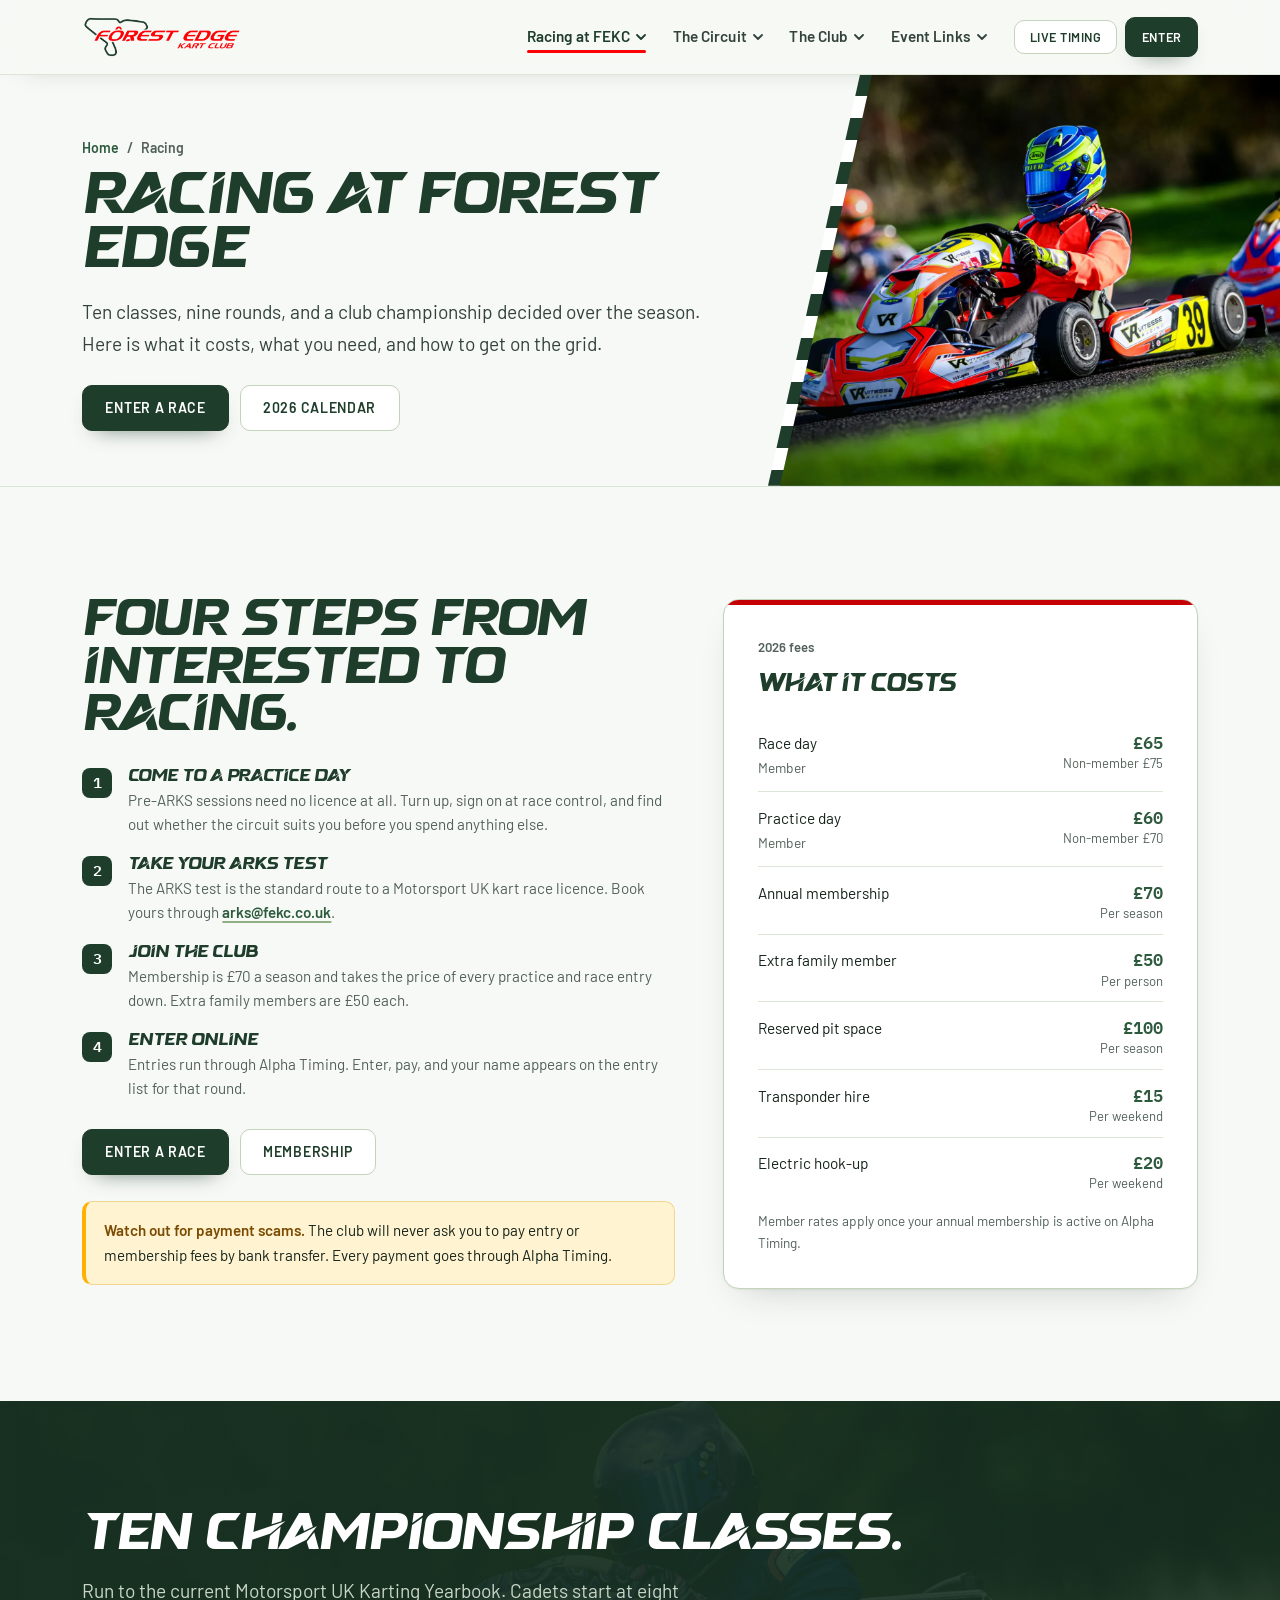
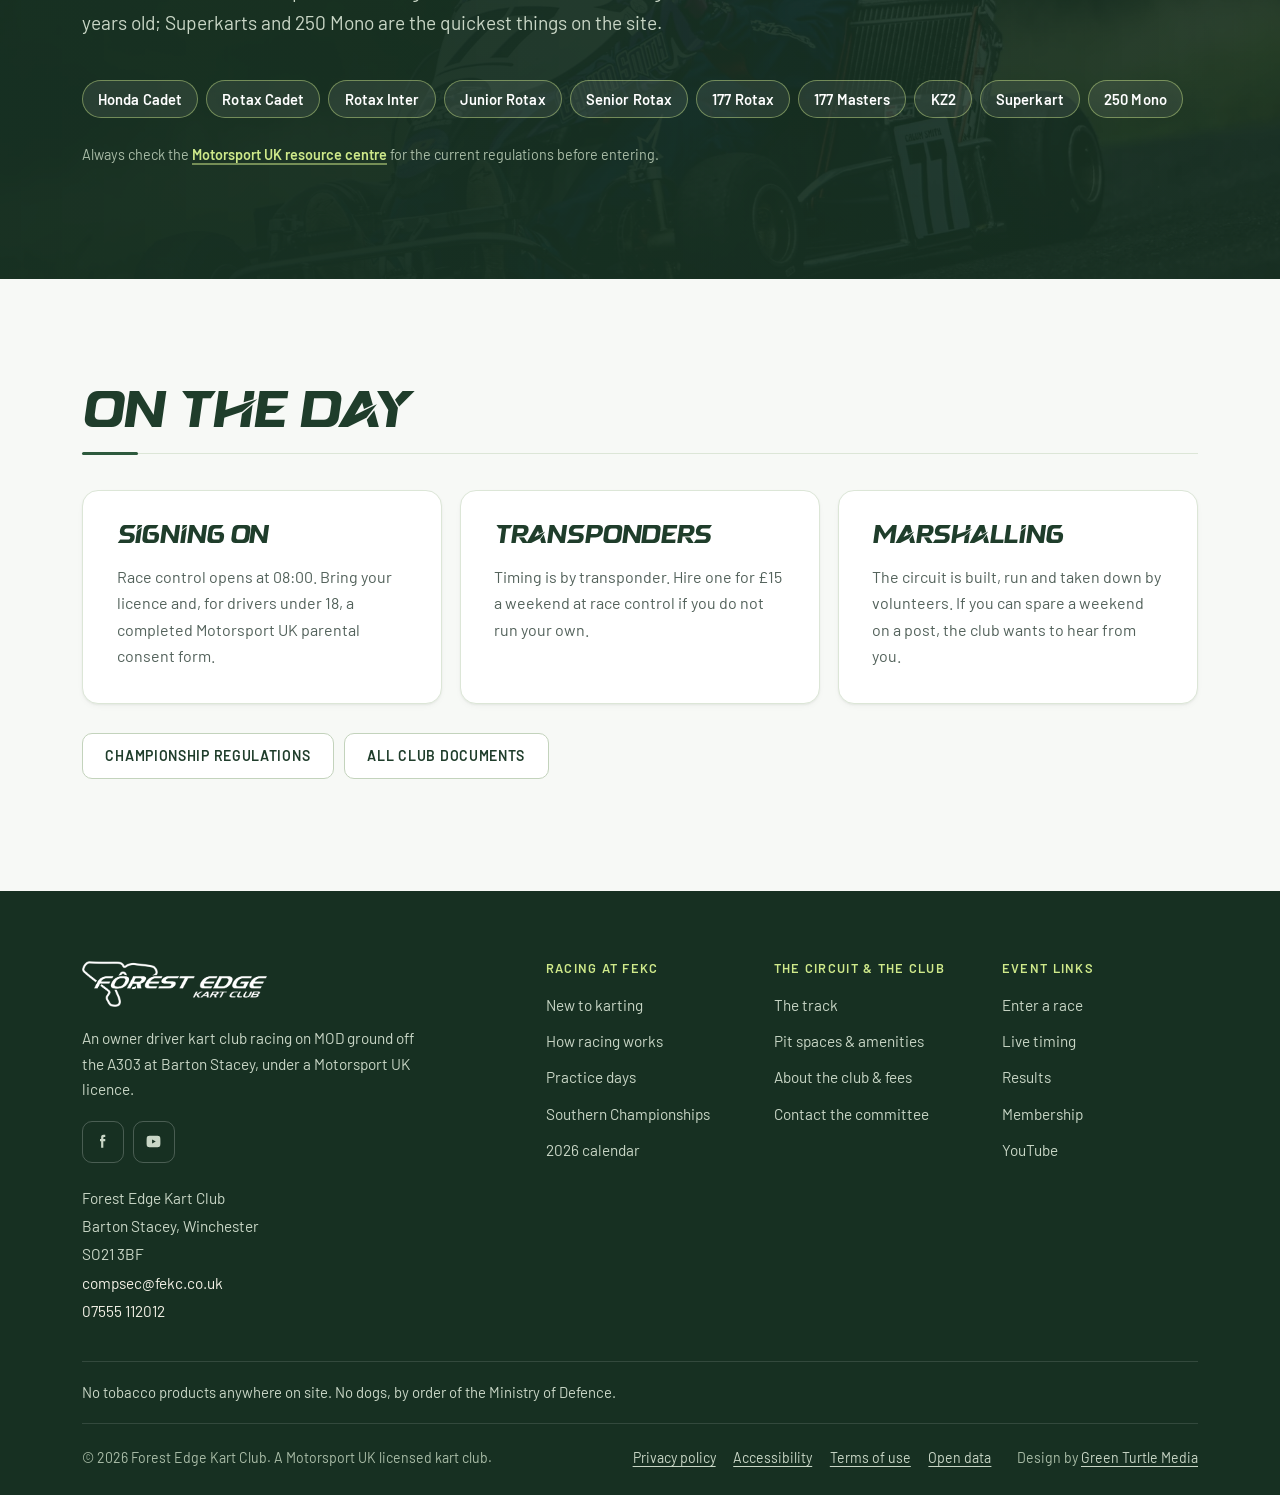
<file: racing.html>
<!doctype html>
<html lang="en-GB">
<head>
<meta charset="utf-8">
<meta name="viewport" content="width=device-width,initial-scale=1">
<title>Racing at Forest Edge | Forest Edge Kart Club</title>
<meta name="description" content="How to race at Forest Edge: ten Motorsport UK classes, 2026 entry and membership fees, ARKS tests, and how to enter through Alpha Timing.">
<meta name="theme-color" content="#f7f9f6">
<link rel="canonical" href="https://fekc.co.uk/racing.html">
<meta property="og:type" content="website">
<meta property="og:site_name" content="Forest Edge Kart Club">
<meta property="og:title" content="Racing at Forest Edge | Forest Edge Kart Club">
<meta property="og:description" content="How to race at Forest Edge: ten Motorsport UK classes, 2026 entry and membership fees, ARKS tests, and how to enter through Alpha Timing.">
<meta property="og:image" content="https://fekc.co.uk/assets/img/rotax-inter.jpg">
<meta name="twitter:card" content="summary_large_image">
<link rel="icon" href="assets/img/favicon.png" sizes="any" type="image/png">
<link rel="apple-touch-icon" href="assets/img/apple-touch-icon.png">
<link rel="manifest" href="site.webmanifest">
<meta name="apple-mobile-web-app-title" content="Forest Edge">
<link rel="preload" href="assets/fonts/barlow-normal-400-latin.woff2" as="font" type="font/woff2" crossorigin>
<link rel="preload" href="assets/fonts/barlow-normal-600-latin.woff2" as="font" type="font/woff2" crossorigin>
<link rel="preload" href="assets/fonts/semakin-regular.otf" as="font" type="font/otf" crossorigin>
<link rel="stylesheet" href="assets/css/fonts.css?v=20261021-4">
<script>document.documentElement.className+=" js";</script>
<link rel="stylesheet" href="assets/css/main.css?v=20261021-4">
<script type="application/ld+json">{"@context":"https://schema.org","@type":"SportsOrganization","@id":"https://fekc.co.uk/#club","name":"Forest Edge Kart Club","alternateName":"FEKC","url":"https://fekc.co.uk/","logo":"https://fekc.co.uk/assets/img/logo.png","image":"https://fekc.co.uk/assets/img/hero-senior.jpg","email":"compsec@fekc.co.uk","telephone":"+44 7555 112012","sport":"Kart racing","address":{"@type":"PostalAddress","streetAddress":"Barton Stacey","addressLocality":"Winchester","addressRegion":"Hampshire","postalCode":"SO21 3BF","addressCountry":"GB"},"sameAs":["https://www.youtube.com/@forestedgekartclub2026"]}</script><script type="application/ld+json">{"@context":"https://schema.org","@type":"BreadcrumbList","itemListElement":[{"@type":"ListItem","position":1,"name":"Home","item":"https://fekc.co.uk/"},{"@type":"ListItem","position":2,"name":"Racing","item":"https://fekc.co.uk/racing.html"}]}</script><script>window.FEKC_EVENTS=[{"iso": "2026-01-31", "name": "2025 Championship Awards Evening & Dinner Dance", "long": "Saturday 31st January 2026", "type": "Social", "kind": "social", "off": false}, {"iso": "2026-02-14", "name": "Pre-Season Practice", "long": "Saturday 14th February 2026", "type": "Practice", "kind": "practice", "off": false}, {"iso": "2026-02-28", "name": "Round 1 Practice", "long": "Saturday 28th February 2026", "type": "Practice", "kind": "practice", "off": false}, {"iso": "2026-03-01", "name": "Round 1 Race Day", "long": "Sunday 1st March 2026", "type": "Race day", "kind": "race", "off": false}, {"iso": "2026-03-14", "name": "Mid-Month Practice", "long": "Saturday 14th March 2026", "type": "Practice", "kind": "practice", "off": false}, {"iso": "2026-04-04", "name": "Round 2 Practice", "long": "Saturday 4th April 2026", "type": "Practice", "kind": "practice", "off": false}, {"iso": "2026-04-05", "name": "Round 2 Race Day", "long": "Sunday 5th April 2026", "type": "Race day", "kind": "race", "off": false}, {"iso": "2026-04-18", "name": "Mid-Month Practice", "long": "Saturday 18th April 2026", "type": "Practice", "kind": "practice", "off": false}, {"iso": "2026-05-02", "name": "Round 3 Practice", "long": "Saturday 2nd May 2026", "type": "Practice", "kind": "practice", "off": false}, {"iso": "2026-05-03", "name": "Round 3 Race Day", "long": "Sunday 3rd May 2026", "type": "Race day", "kind": "race", "off": false}, {"iso": "2026-05-16", "name": "Mid-Month Practice", "long": "Saturday 16th May 2026", "type": "Practice", "kind": "practice", "off": false}, {"iso": "2026-06-06", "name": "Round 4 Practice", "long": "Saturday 6th June 2026", "type": "Practice", "kind": "practice", "off": false}, {"iso": "2026-06-07", "name": "Round 4 Race Day", "long": "Sunday 7th June 2026", "type": "Race day", "kind": "race", "off": false}, {"iso": "2026-06-20", "name": "Mid-Month Practice", "long": "Saturday 20th June 2026", "type": "Practice", "kind": "practice", "off": false}, {"iso": "2026-07-04", "name": "Round 5 Practice", "long": "Saturday 4th July 2026", "type": "Practice", "kind": "practice", "off": false}, {"iso": "2026-07-05", "name": "Round 5 Race Day & NKF S4 250", "long": "Sunday 5th July 2026", "type": "Race day", "kind": "race", "off": false}, {"iso": "2026-07-18", "name": "Mid-Month Practice", "long": "Saturday 18th July 2026", "type": "Practice", "kind": "practice", "off": false}, {"iso": "2026-08-01", "name": "Round 6 Practice", "long": "Saturday 1st August 2026", "type": "Practice", "kind": "practice", "off": false}, {"iso": "2026-08-02", "name": "Round 6 Race Day & 210 Gearbox", "long": "Sunday 2nd August 2026", "type": "Race day", "kind": "race", "off": false}, {"iso": "2026-08-15", "name": "Mid-Month Practice", "long": "Saturday 15th August 2026", "type": "Cancelled: track repairs", "kind": "practice", "off": true}, {"iso": "2026-09-04", "name": "Round 7 Practice, Southern Championships", "long": "Friday 4th September 2026", "type": "Practice", "kind": "practice", "off": false}, {"iso": "2026-09-05", "name": "Southern Championships", "long": "Saturday 5th September 2026", "type": "Championship", "kind": "race", "off": false}, {"iso": "2026-09-06", "name": "Round 7 Race Day", "long": "Sunday 6th September 2026", "type": "Race day", "kind": "race", "off": false}, {"iso": "2026-09-19", "name": "Mid-Month Practice", "long": "Saturday 19th September 2026", "type": "Practice", "kind": "practice", "off": false}, {"iso": "2026-10-03", "name": "Round 8 Practice", "long": "Saturday 3rd October 2026", "type": "Practice", "kind": "practice", "off": false}, {"iso": "2026-10-04", "name": "Round 8 Race Day & FP4", "long": "Sunday 4th October 2026", "type": "Race day", "kind": "race", "off": false}, {"iso": "2026-10-17", "name": "Mid-Month Practice", "long": "Saturday 17th October 2026", "type": "Practice", "kind": "practice", "off": false}, {"iso": "2026-10-31", "name": "Round 9 Practice", "long": "Saturday 31st October 2026", "type": "Practice", "kind": "practice", "off": false}, {"iso": "2026-11-01", "name": "Round 9 Race Day", "long": "Sunday 1st November 2026", "type": "Race day", "kind": "race", "off": false}];</script></head>
<body>
<div class="notice" data-notice hidden><div class="wrap"><p><strong data-notice-title></strong> <span data-notice-body></span></p></div></div><a class="skip" href="#main">Skip to content</a><header class="hdr"><div class="hdr__in"><a class="brand" href="index.html" aria-label="Forest Edge Kart Club, home"><img src="assets/img/logo-light.png" alt="Forest Edge Kart Club" width="1100" height="303"></a><nav class="nav" aria-label="Primary"><div class="nav__i" data-cur><button class="nav__t" type="button" aria-expanded="false" aria-controls="nvg1">Racing at FEKC<svg class="nav__c" viewBox="0 0 10 6" aria-hidden="true" focusable="false"><path d="M1 1l4 4 4-4"/></svg></button><div class="nav__p" id="nvg1"><a href="start.html">New to karting</a><a href="racing.html" aria-current="page">How racing works</a><a href="practice.html">Practice days</a><a href="southern-championships.html">Southern Championships</a><a href="calendar.html">2026 calendar</a></div></div><div class="nav__i"><button class="nav__t" type="button" aria-expanded="false" aria-controls="nvg2">The Circuit<svg class="nav__c" viewBox="0 0 10 6" aria-hidden="true" focusable="false"><path d="M1 1l4 4 4-4"/></svg></button><div class="nav__p" id="nvg2"><a href="track.html">The track</a><a href="visiting.html">Pit spaces &amp; amenities</a></div></div><div class="nav__i"><button class="nav__t" type="button" aria-expanded="false" aria-controls="nvg3">The Club<svg class="nav__c" viewBox="0 0 10 6" aria-hidden="true" focusable="false"><path d="M1 1l4 4 4-4"/></svg></button><div class="nav__p" id="nvg3"><a href="club.html">About the club &amp; fees</a><a href="contact.html">Contact the committee</a></div></div><div class="nav__i"><button class="nav__t" type="button" aria-expanded="false" aria-controls="nvg4">Event Links<svg class="nav__c" viewBox="0 0 10 6" aria-hidden="true" focusable="false"><path d="M1 1l4 4 4-4"/></svg></button><div class="nav__p" id="nvg4"><a href="https://fekc.alphatiming.co.uk/" target="_blank" rel="noopener">Enter a race</a><a href="https://fekc.alphatiming.co.uk/entrylist" target="_blank" rel="noopener">Entry list</a><a href="https://live.alphatiming.co.uk/fekc" target="_blank" rel="noopener">Live timing</a><a href="https://results.alphatiming.co.uk/fekc/" target="_blank" rel="noopener">Results</a><a href="https://fekc.alphatiming.co.uk/users/sign_in" target="_blank" rel="noopener">Membership</a><a href="https://www.youtube.com/@forestedgekartclub2026/streams" target="_blank" rel="noopener">Watch on YouTube</a></div></div></nav><div class="hdr__cta"><a class="live" href="https://live.alphatiming.co.uk/fekc" target="_blank" rel="noopener" data-live><i aria-hidden="true"></i><span data-live-text>Live timing</span></a><a class="btn btn--red btn--sm" href="https://fekc.alphatiming.co.uk/" target="_blank" rel="noopener">Enter</a><button class="burger" type="button" aria-expanded="false" aria-controls="menu" aria-label="Open menu"><span></span><span></span><span></span></button></div></div></header><div class="menu" id="menu" aria-hidden="true"><div class="menu__in"><div class="menu__grp"><span class="lab">Racing at FEKC</span><a class="menu__l" href="start.html">New to karting</a><a class="menu__l" href="racing.html" aria-current="page">How racing works</a><a class="menu__l" href="practice.html">Practice days</a><a class="menu__l" href="southern-championships.html">Southern Championships</a><a class="menu__l" href="calendar.html">2026 calendar</a></div><div class="menu__grp"><span class="lab">The Circuit</span><a class="menu__l" href="track.html">The track</a><a class="menu__l" href="visiting.html">Pit spaces &amp; amenities</a></div><div class="menu__grp"><span class="lab">The Club</span><a class="menu__l" href="club.html">About the club &amp; fees</a><a class="menu__l" href="contact.html">Contact the committee</a></div><div class="menu__grp"><span class="lab">Event Links</span><a class="menu__l" href="https://fekc.alphatiming.co.uk/" target="_blank" rel="noopener">Enter a race</a><a class="menu__l" href="https://fekc.alphatiming.co.uk/entrylist" target="_blank" rel="noopener">Entry list</a><a class="menu__l" href="https://live.alphatiming.co.uk/fekc" target="_blank" rel="noopener">Live timing</a><a class="menu__l" href="https://results.alphatiming.co.uk/fekc/" target="_blank" rel="noopener">Results</a><a class="menu__l" href="https://fekc.alphatiming.co.uk/users/sign_in" target="_blank" rel="noopener">Membership</a><a class="menu__l" href="https://www.youtube.com/@forestedgekartclub2026/streams" target="_blank" rel="noopener">Watch on YouTube</a></div><div class="menu__foot"><a class="btn btn--red btn--full" href="https://fekc.alphatiming.co.uk/" target="_blank" rel="noopener">Enter a race</a><a class="btn btn--ghost btn--full" href="tel:+447555112012">Call 07555 112012</a></div></div></div>
<main id="main">
<section class="phd"><div class="phd__bg"><picture><source type="image/webp" sizes="100vw" srcset="assets/img/rotax-inter-640.webp 640w, assets/img/rotax-inter-1100.webp 1100w, assets/img/rotax-inter-1800.webp 1800w"><img src="assets/img/rotax-inter.jpg" alt="Two Rotax Inter karts side by side out of a corner" width="1400" height="933" loading="eager" decoding="async"></picture></div><div class="wrap"><nav class="crumb" aria-label="Breadcrumb"><a href="index.html">Home</a><span aria-hidden="true">/</span><span>Racing</span></nav><h1 class="d">Racing at Forest Edge</h1><p class="lead">Ten classes, nine rounds, and a club championship decided over the season. Here is what it costs, what you need, and how to get on the grid.</p><div class="btns" style="margin-top:1.6rem"><a class="btn btn--red" href="https://fekc.alphatiming.co.uk/" target="_blank" rel="noopener">Enter a race</a><a class="btn btn--ghost" href="calendar.html">2026 calendar</a></div></div></section><section class="sec"><div class="wrap"><div class="split split--w"><div><h2 class="d">Four steps from interested to racing.</h2><ol class="steps" style="margin-top:1.6rem"><li><strong>Come to a practice day</strong><span>Pre-ARKS sessions need no licence at all. Turn up, sign on at race control, and find out whether the circuit suits you before you spend anything else.</span></li><li><strong>Take your ARKS test</strong><span>The ARKS test is the standard route to a Motorsport UK kart race licence. Book yours through <a href="mailto:arks@fekc.co.uk">arks@fekc.co.uk</a>.</span></li><li><strong>Join the club</strong><span>Membership is &pound;70 a season and takes the price of every practice and race entry down. Extra family members are &pound;50 each.</span></li><li><strong>Enter online</strong><span>Entries run through Alpha Timing. Enter, pay, and your name appears on the entry list for that round.</span></li></ol><div class="btns" style="margin-top:1.8rem"><a class="btn btn--red" href="https://fekc.alphatiming.co.uk/" target="_blank" rel="noopener">Enter a race</a><a class="btn btn--ghost" href="https://fekc.alphatiming.co.uk/users/sign_in" target="_blank" rel="noopener">Membership</a></div><p class="warn"><strong>Watch out for payment scams.</strong> The club will never ask you to pay entry or membership fees by bank transfer. Every payment goes through Alpha Timing.</p></div><div class="panel panel--red" id="fees"><span class="lab">2026 fees</span><h3 class="d" style="margin:.8rem 0 1.2rem">What it costs</h3><dl class="dl"><div><dt>Race day<small>Member</small></dt><dd>&pound;65<small>Non-member &pound;75</small></dd></div><div><dt>Practice day<small>Member</small></dt><dd>&pound;60<small>Non-member &pound;70</small></dd></div><div><dt>Annual membership</dt><dd>&pound;70<small>Per season</small></dd></div><div><dt>Extra family member</dt><dd>&pound;50<small>Per person</small></dd></div><div><dt>Reserved pit space</dt><dd>&pound;100<small>Per season</small></dd></div><div><dt>Transponder hire</dt><dd>&pound;15<small>Per weekend</small></dd></div><div><dt>Electric hook-up</dt><dd>&pound;20<small>Per weekend</small></dd></div></dl><p class="mute" style="font-size:.85rem;margin-top:1.2rem">Member rates apply once your annual membership is active on Alpha Timing.</p></div></div></div></section><section class="sec band" id="classes"><div class="band__bg"><picture><source type="image/webp" sizes="100vw" srcset="assets/img/gearbox-640.webp 640w, assets/img/gearbox-1100.webp 1100w, assets/img/gearbox-1800.webp 1800w"><img src="assets/img/gearbox.jpg" alt="" aria-hidden="true" width="1400" height="933" loading="lazy" decoding="async"></picture></div><div class="wrap"><div class="hd"><h2 class="d">Ten championship classes.</h2><p class="lead">Run to the current Motorsport UK Karting Yearbook. Cadets start at eight years old; Superkarts and 250 Mono are the quickest things on the site.</p></div><ul class="chips chips--red rv"><li>Honda Cadet</li><li>Rotax Cadet</li><li>Rotax Inter</li><li>Junior Rotax</li><li>Senior Rotax</li><li>177 Rotax</li><li>177 Masters</li><li>KZ2</li><li>Superkart</li><li>250 Mono</li></ul><p class="mute" style="margin-top:1.6rem;font-size:.9rem">Always check the <a href="https://www.motorsportuk.org/resource-centre/" target="_blank" rel="noopener">Motorsport UK resource centre</a> for the current regulations before entering.</p></div></section><section class="sec"><div class="wrap"><h2 class="d shd shd--rule">On the day</h2><div class="grid3 rv"><div class="panel"><h3 class="d">Signing on</h3><p class="mute">Race control opens at 08:00. Bring your licence and, for drivers under 18, a completed Motorsport UK parental consent form.</p></div><div class="panel"><h3 class="d">Transponders</h3><p class="mute">Timing is by transponder. Hire one for &pound;15 a weekend at race control if you do not run your own.</p></div><div class="panel"><h3 class="d">Marshalling</h3><p class="mute">The circuit is built, run and taken down by volunteers. If you can spare a weekend on a post, the club wants to hear from you.</p></div></div><div class="btns" style="margin-top:1.8rem"><a class="btn btn--ghost" href="assets/docs/Championship-Regs-Published-16-2-26.pdf" target="_blank" rel="noopener">Championship regulations</a><a class="btn btn--ghost" href="club.html#documents">All club documents</a></div></div></section>
</main>
<footer class="ft"><div class="wrap"><div class="ft__top"><div class="ft__brand"><picture><source type="image/webp" srcset="assets/img/logo-white.webp"><img src="assets/img/logo-white.png" alt="Forest Edge Kart Club" width="1100" height="274" loading="lazy"></picture><p>An owner driver kart club racing on MOD ground off the A303 at Barton Stacey, under a Motorsport UK licence.</p><ul class="social"><li><a href="https://www.facebook.com/ForestEdgeKarting/" target="_blank" rel="noopener" aria-label="Forest Edge Kart Club on Facebook"><svg viewBox="0 0 24 24" aria-hidden="true" focusable="false"><path d="M14 9h-2.2V7.6c0-.6.4-.8.7-.8H14V4.4h-2c-2.2 0-2.7 1.7-2.7 2.7V9H8v2.6h1.3V19h2.5v-7.4H14z"/></svg></a></li><li><a href="https://www.youtube.com/@forestedgekartclub2026" target="_blank" rel="noopener" aria-label="Forest Edge Kart Club on YouTube"><svg viewBox="0 0 24 24" aria-hidden="true" focusable="false"><path d="M19.6 7.2a2 2 0 0 0-1.4-1.4C17 5.5 12 5.5 12 5.5s-5 0-6.2.3A2 2 0 0 0 4.4 7.2 21 21 0 0 0 4.1 12a21 21 0 0 0 .3 4.8 2 2 0 0 0 1.4 1.4c1.2.3 6.2.3 6.2.3s5 0 6.2-.3a2 2 0 0 0 1.4-1.4 21 21 0 0 0 .3-4.8 21 21 0 0 0-.3-4.8zM10.4 14.4V9.6l4.2 2.4z"/></svg></a></li></ul><address class="ft__addr">Forest Edge Kart Club<br>Barton Stacey, Winchester<br>SO21 3BF<br><a href="mailto:compsec@fekc.co.uk">compsec@fekc.co.uk</a><br><a href="tel:+447555112012">07555 112012</a></address></div><div class="ft__cols"><div class="ft__col"><h2 class="ft__h">Racing at FEKC</h2><ul><li><a href="start.html">New to karting</a></li><li><a href="racing.html">How racing works</a></li><li><a href="practice.html">Practice days</a></li><li><a href="southern-championships.html">Southern Championships</a></li><li><a href="calendar.html">2026 calendar</a></li></ul></div><div class="ft__col"><h2 class="ft__h">The Circuit &amp; The Club</h2><ul><li><a href="track.html">The track</a></li><li><a href="visiting.html">Pit spaces &amp; amenities</a></li><li><a href="club.html">About the club &amp; fees</a></li><li><a href="contact.html">Contact the committee</a></li></ul></div><div class="ft__col"><h2 class="ft__h">Event Links</h2><ul><li><a href="https://fekc.alphatiming.co.uk/" target="_blank" rel="noopener">Enter a race</a></li><li><a href="https://live.alphatiming.co.uk/fekc" target="_blank" rel="noopener">Live timing</a></li><li><a href="https://results.alphatiming.co.uk/fekc/" target="_blank" rel="noopener">Results</a></li><li><a href="https://fekc.alphatiming.co.uk/users/sign_in" target="_blank" rel="noopener">Membership</a></li><li><a href="https://www.youtube.com/@forestedgekartclub2026/streams" target="_blank" rel="noopener">YouTube</a></li></ul></div></div></div><p class="ft__rules">No tobacco products anywhere on site. No dogs, by order of the Ministry of Defence.</p><div class="ft__bot"><p>&copy; 2026 Forest Edge Kart Club. A Motorsport UK licensed kart club.</p><p class="ft__legal"><a href="privacy.html">Privacy policy</a><a href="accessibility.html">Accessibility</a><a href="terms.html">Terms of use</a><a href="data.html">Open data</a></p><p class="ft__by">Design by <a href="https://greenturtle.media" target="_blank" rel="noopener">Green Turtle Media</a></p></div></div></footer>
<script src="assets/js/main.js?v=20261021-4" defer></script>
</body>
</html>
</file>
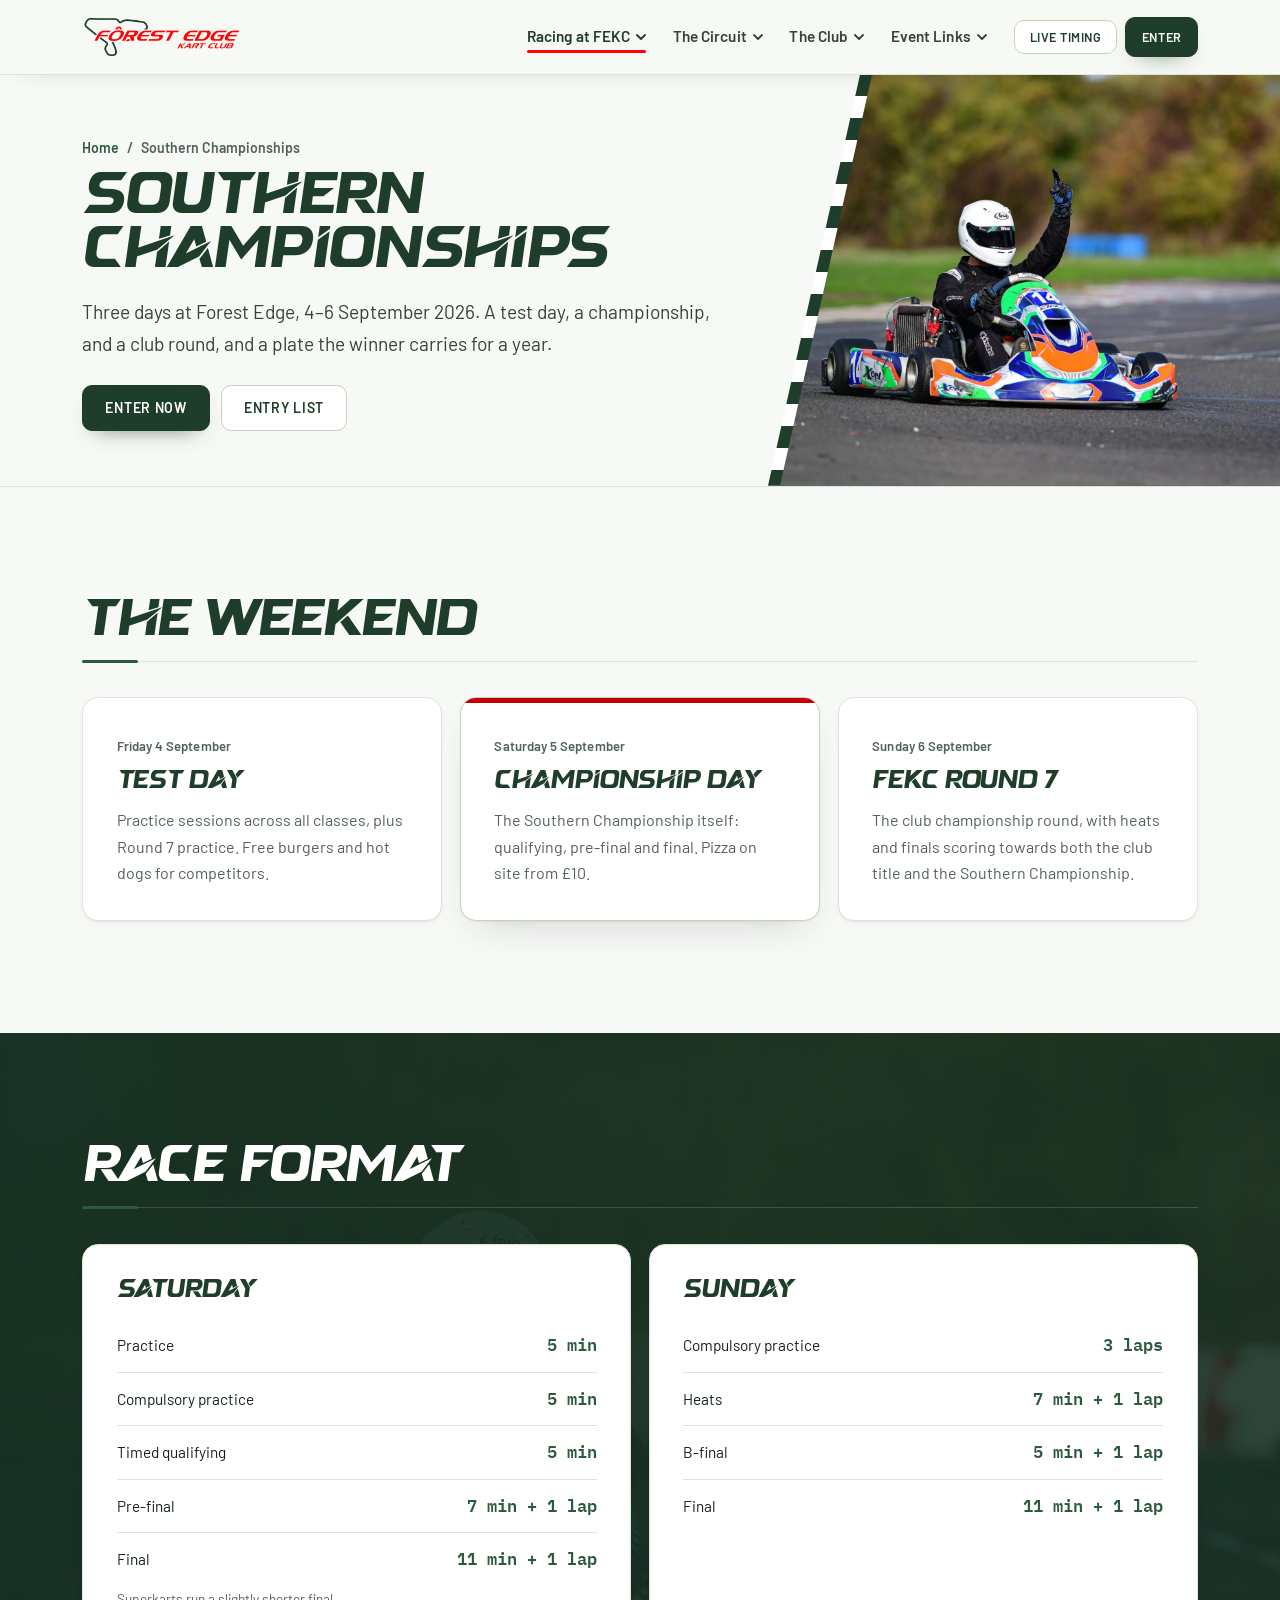
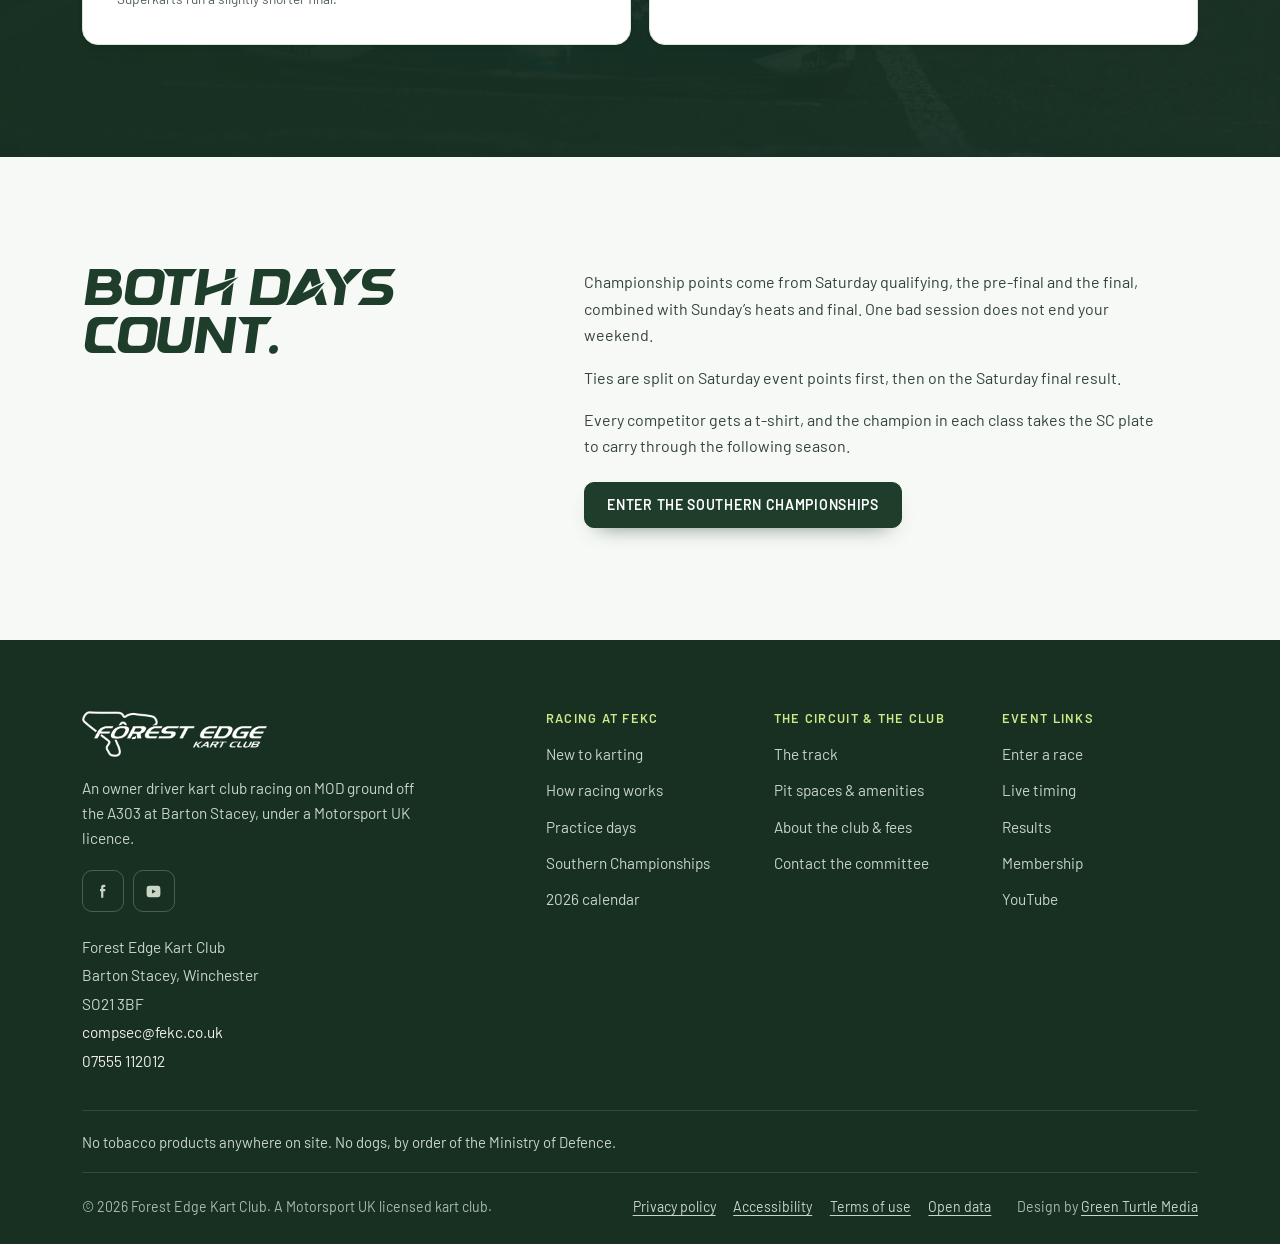
<file: southern-championships.html>
<!doctype html>
<html lang="en-GB">
<head>
<meta charset="utf-8">
<meta name="viewport" content="width=device-width,initial-scale=1">
<title>Southern Championships 2026 | Forest Edge Kart Club</title>
<meta name="description" content="The 2026 Southern Championships at Forest Edge, 4-6 September. Format, scoring, entry and what is on across the three days.">
<meta name="theme-color" content="#f7f9f6">
<link rel="canonical" href="https://fekc.co.uk/southern-championships.html">
<meta property="og:type" content="website">
<meta property="og:site_name" content="Forest Edge Kart Club">
<meta property="og:title" content="Southern Championships 2026 | Forest Edge Kart Club">
<meta property="og:description" content="The 2026 Southern Championships at Forest Edge, 4-6 September. Format, scoring, entry and what is on across the three days.">
<meta property="og:image" content="https://fekc.co.uk/assets/img/senior-dusk.jpg">
<meta name="twitter:card" content="summary_large_image">
<link rel="icon" href="assets/img/favicon.png" sizes="any" type="image/png">
<link rel="apple-touch-icon" href="assets/img/apple-touch-icon.png">
<link rel="manifest" href="site.webmanifest">
<meta name="apple-mobile-web-app-title" content="Forest Edge">
<link rel="preload" href="assets/fonts/barlow-normal-400-latin.woff2" as="font" type="font/woff2" crossorigin>
<link rel="preload" href="assets/fonts/barlow-normal-600-latin.woff2" as="font" type="font/woff2" crossorigin>
<link rel="preload" href="assets/fonts/semakin-regular.otf" as="font" type="font/otf" crossorigin>
<link rel="stylesheet" href="assets/css/fonts.css?v=20261021-4">
<script>document.documentElement.className+=" js";</script>
<link rel="stylesheet" href="assets/css/main.css?v=20261021-4">
<script type="application/ld+json">{"@context":"https://schema.org","@type":"SportsOrganization","@id":"https://fekc.co.uk/#club","name":"Forest Edge Kart Club","alternateName":"FEKC","url":"https://fekc.co.uk/","logo":"https://fekc.co.uk/assets/img/logo.png","image":"https://fekc.co.uk/assets/img/hero-senior.jpg","email":"compsec@fekc.co.uk","telephone":"+44 7555 112012","sport":"Kart racing","address":{"@type":"PostalAddress","streetAddress":"Barton Stacey","addressLocality":"Winchester","addressRegion":"Hampshire","postalCode":"SO21 3BF","addressCountry":"GB"},"sameAs":["https://www.youtube.com/@forestedgekartclub2026"]}</script><script type="application/ld+json">{"@context":"https://schema.org","@type":"BreadcrumbList","itemListElement":[{"@type":"ListItem","position":1,"name":"Home","item":"https://fekc.co.uk/"},{"@type":"ListItem","position":2,"name":"Southern Championships","item":"https://fekc.co.uk/southern-championships.html"}]}</script><script>window.FEKC_EVENTS=[{"iso": "2026-01-31", "name": "2025 Championship Awards Evening & Dinner Dance", "long": "Saturday 31st January 2026", "type": "Social", "kind": "social", "off": false}, {"iso": "2026-02-14", "name": "Pre-Season Practice", "long": "Saturday 14th February 2026", "type": "Practice", "kind": "practice", "off": false}, {"iso": "2026-02-28", "name": "Round 1 Practice", "long": "Saturday 28th February 2026", "type": "Practice", "kind": "practice", "off": false}, {"iso": "2026-03-01", "name": "Round 1 Race Day", "long": "Sunday 1st March 2026", "type": "Race day", "kind": "race", "off": false}, {"iso": "2026-03-14", "name": "Mid-Month Practice", "long": "Saturday 14th March 2026", "type": "Practice", "kind": "practice", "off": false}, {"iso": "2026-04-04", "name": "Round 2 Practice", "long": "Saturday 4th April 2026", "type": "Practice", "kind": "practice", "off": false}, {"iso": "2026-04-05", "name": "Round 2 Race Day", "long": "Sunday 5th April 2026", "type": "Race day", "kind": "race", "off": false}, {"iso": "2026-04-18", "name": "Mid-Month Practice", "long": "Saturday 18th April 2026", "type": "Practice", "kind": "practice", "off": false}, {"iso": "2026-05-02", "name": "Round 3 Practice", "long": "Saturday 2nd May 2026", "type": "Practice", "kind": "practice", "off": false}, {"iso": "2026-05-03", "name": "Round 3 Race Day", "long": "Sunday 3rd May 2026", "type": "Race day", "kind": "race", "off": false}, {"iso": "2026-05-16", "name": "Mid-Month Practice", "long": "Saturday 16th May 2026", "type": "Practice", "kind": "practice", "off": false}, {"iso": "2026-06-06", "name": "Round 4 Practice", "long": "Saturday 6th June 2026", "type": "Practice", "kind": "practice", "off": false}, {"iso": "2026-06-07", "name": "Round 4 Race Day", "long": "Sunday 7th June 2026", "type": "Race day", "kind": "race", "off": false}, {"iso": "2026-06-20", "name": "Mid-Month Practice", "long": "Saturday 20th June 2026", "type": "Practice", "kind": "practice", "off": false}, {"iso": "2026-07-04", "name": "Round 5 Practice", "long": "Saturday 4th July 2026", "type": "Practice", "kind": "practice", "off": false}, {"iso": "2026-07-05", "name": "Round 5 Race Day & NKF S4 250", "long": "Sunday 5th July 2026", "type": "Race day", "kind": "race", "off": false}, {"iso": "2026-07-18", "name": "Mid-Month Practice", "long": "Saturday 18th July 2026", "type": "Practice", "kind": "practice", "off": false}, {"iso": "2026-08-01", "name": "Round 6 Practice", "long": "Saturday 1st August 2026", "type": "Practice", "kind": "practice", "off": false}, {"iso": "2026-08-02", "name": "Round 6 Race Day & 210 Gearbox", "long": "Sunday 2nd August 2026", "type": "Race day", "kind": "race", "off": false}, {"iso": "2026-08-15", "name": "Mid-Month Practice", "long": "Saturday 15th August 2026", "type": "Cancelled: track repairs", "kind": "practice", "off": true}, {"iso": "2026-09-04", "name": "Round 7 Practice, Southern Championships", "long": "Friday 4th September 2026", "type": "Practice", "kind": "practice", "off": false}, {"iso": "2026-09-05", "name": "Southern Championships", "long": "Saturday 5th September 2026", "type": "Championship", "kind": "race", "off": false}, {"iso": "2026-09-06", "name": "Round 7 Race Day", "long": "Sunday 6th September 2026", "type": "Race day", "kind": "race", "off": false}, {"iso": "2026-09-19", "name": "Mid-Month Practice", "long": "Saturday 19th September 2026", "type": "Practice", "kind": "practice", "off": false}, {"iso": "2026-10-03", "name": "Round 8 Practice", "long": "Saturday 3rd October 2026", "type": "Practice", "kind": "practice", "off": false}, {"iso": "2026-10-04", "name": "Round 8 Race Day & FP4", "long": "Sunday 4th October 2026", "type": "Race day", "kind": "race", "off": false}, {"iso": "2026-10-17", "name": "Mid-Month Practice", "long": "Saturday 17th October 2026", "type": "Practice", "kind": "practice", "off": false}, {"iso": "2026-10-31", "name": "Round 9 Practice", "long": "Saturday 31st October 2026", "type": "Practice", "kind": "practice", "off": false}, {"iso": "2026-11-01", "name": "Round 9 Race Day", "long": "Sunday 1st November 2026", "type": "Race day", "kind": "race", "off": false}];</script></head>
<body>
<div class="notice" data-notice hidden><div class="wrap"><p><strong data-notice-title></strong> <span data-notice-body></span></p></div></div><a class="skip" href="#main">Skip to content</a><header class="hdr"><div class="hdr__in"><a class="brand" href="index.html" aria-label="Forest Edge Kart Club, home"><img src="assets/img/logo-light.png" alt="Forest Edge Kart Club" width="1100" height="303"></a><nav class="nav" aria-label="Primary"><div class="nav__i" data-cur><button class="nav__t" type="button" aria-expanded="false" aria-controls="nvg1">Racing at FEKC<svg class="nav__c" viewBox="0 0 10 6" aria-hidden="true" focusable="false"><path d="M1 1l4 4 4-4"/></svg></button><div class="nav__p" id="nvg1"><a href="start.html">New to karting</a><a href="racing.html">How racing works</a><a href="practice.html">Practice days</a><a href="southern-championships.html" aria-current="page">Southern Championships</a><a href="calendar.html">2026 calendar</a></div></div><div class="nav__i"><button class="nav__t" type="button" aria-expanded="false" aria-controls="nvg2">The Circuit<svg class="nav__c" viewBox="0 0 10 6" aria-hidden="true" focusable="false"><path d="M1 1l4 4 4-4"/></svg></button><div class="nav__p" id="nvg2"><a href="track.html">The track</a><a href="visiting.html">Pit spaces &amp; amenities</a></div></div><div class="nav__i"><button class="nav__t" type="button" aria-expanded="false" aria-controls="nvg3">The Club<svg class="nav__c" viewBox="0 0 10 6" aria-hidden="true" focusable="false"><path d="M1 1l4 4 4-4"/></svg></button><div class="nav__p" id="nvg3"><a href="club.html">About the club &amp; fees</a><a href="contact.html">Contact the committee</a></div></div><div class="nav__i"><button class="nav__t" type="button" aria-expanded="false" aria-controls="nvg4">Event Links<svg class="nav__c" viewBox="0 0 10 6" aria-hidden="true" focusable="false"><path d="M1 1l4 4 4-4"/></svg></button><div class="nav__p" id="nvg4"><a href="https://fekc.alphatiming.co.uk/" target="_blank" rel="noopener">Enter a race</a><a href="https://fekc.alphatiming.co.uk/entrylist" target="_blank" rel="noopener">Entry list</a><a href="https://live.alphatiming.co.uk/fekc" target="_blank" rel="noopener">Live timing</a><a href="https://results.alphatiming.co.uk/fekc/" target="_blank" rel="noopener">Results</a><a href="https://fekc.alphatiming.co.uk/users/sign_in" target="_blank" rel="noopener">Membership</a><a href="https://www.youtube.com/@forestedgekartclub2026/streams" target="_blank" rel="noopener">Watch on YouTube</a></div></div></nav><div class="hdr__cta"><a class="live" href="https://live.alphatiming.co.uk/fekc" target="_blank" rel="noopener" data-live><i aria-hidden="true"></i><span data-live-text>Live timing</span></a><a class="btn btn--red btn--sm" href="https://fekc.alphatiming.co.uk/" target="_blank" rel="noopener">Enter</a><button class="burger" type="button" aria-expanded="false" aria-controls="menu" aria-label="Open menu"><span></span><span></span><span></span></button></div></div></header><div class="menu" id="menu" aria-hidden="true"><div class="menu__in"><div class="menu__grp"><span class="lab">Racing at FEKC</span><a class="menu__l" href="start.html">New to karting</a><a class="menu__l" href="racing.html">How racing works</a><a class="menu__l" href="practice.html">Practice days</a><a class="menu__l" href="southern-championships.html" aria-current="page">Southern Championships</a><a class="menu__l" href="calendar.html">2026 calendar</a></div><div class="menu__grp"><span class="lab">The Circuit</span><a class="menu__l" href="track.html">The track</a><a class="menu__l" href="visiting.html">Pit spaces &amp; amenities</a></div><div class="menu__grp"><span class="lab">The Club</span><a class="menu__l" href="club.html">About the club &amp; fees</a><a class="menu__l" href="contact.html">Contact the committee</a></div><div class="menu__grp"><span class="lab">Event Links</span><a class="menu__l" href="https://fekc.alphatiming.co.uk/" target="_blank" rel="noopener">Enter a race</a><a class="menu__l" href="https://fekc.alphatiming.co.uk/entrylist" target="_blank" rel="noopener">Entry list</a><a class="menu__l" href="https://live.alphatiming.co.uk/fekc" target="_blank" rel="noopener">Live timing</a><a class="menu__l" href="https://results.alphatiming.co.uk/fekc/" target="_blank" rel="noopener">Results</a><a class="menu__l" href="https://fekc.alphatiming.co.uk/users/sign_in" target="_blank" rel="noopener">Membership</a><a class="menu__l" href="https://www.youtube.com/@forestedgekartclub2026/streams" target="_blank" rel="noopener">Watch on YouTube</a></div><div class="menu__foot"><a class="btn btn--red btn--full" href="https://fekc.alphatiming.co.uk/" target="_blank" rel="noopener">Enter a race</a><a class="btn btn--ghost btn--full" href="tel:+447555112012">Call 07555 112012</a></div></div></div>
<main id="main">
<section class="phd"><div class="phd__bg"><picture><source type="image/webp" sizes="100vw" srcset="assets/img/senior-dusk-640.webp 640w, assets/img/senior-dusk-1100.webp 1100w, assets/img/senior-dusk-1800.webp 1800w"><img src="assets/img/senior-dusk.jpg" alt="A driver raising a finger in celebration after the win" width="1400" height="933" loading="eager" decoding="async"></picture></div><div class="wrap"><nav class="crumb" aria-label="Breadcrumb"><a href="index.html">Home</a><span aria-hidden="true">/</span><span>Southern Championships</span></nav><h1 class="d">Southern Championships</h1><p class="lead">Three days at Forest Edge, 4&ndash;6 September 2026. A test day, a championship, and a club round, and a plate the winner carries for a year.</p><div class="btns" style="margin-top:1.6rem"><a class="btn btn--red" href="https://fekc.alphatiming.co.uk/" target="_blank" rel="noopener">Enter now</a><a class="btn btn--ghost" href="https://fekc.alphatiming.co.uk/entrylist" target="_blank" rel="noopener">Entry list</a></div></div></section><section class="sec"><div class="wrap"><h2 class="d shd shd--rule">The weekend</h2><div class="grid3 rv"><div class="panel"><span class="lab">Friday 4 September</span><h3 class="d" style="margin:.7rem 0 .8rem">Test day</h3><p class="mute">Practice sessions across all classes, plus Round 7 practice. Free burgers and hot dogs for competitors.</p></div><div class="panel panel--red"><span class="lab">Saturday 5 September</span><h3 class="d" style="margin:.7rem 0 .8rem">Championship day</h3><p class="mute">The Southern Championship itself: qualifying, pre-final and final. Pizza on site from &pound;10.</p></div><div class="panel"><span class="lab">Sunday 6 September</span><h3 class="d" style="margin:.7rem 0 .8rem">FEKC Round 7</h3><p class="mute">The club championship round, with heats and finals scoring towards both the club title and the Southern Championship.</p></div></div></div></section><section class="sec band"><div class="band__bg"><picture><source type="image/webp" sizes="100vw" srcset="assets/img/rotax-177-640.webp 640w, assets/img/rotax-177-1100.webp 1100w, assets/img/rotax-177-1800.webp 1800w"><img src="assets/img/rotax-177.jpg" alt="" aria-hidden="true" width="1400" height="933" loading="lazy" decoding="async"></picture></div><div class="wrap"><h2 class="d shd shd--rule">Race format</h2><div class="grid2 rv"><div class="panel"><h3 class="d">Saturday</h3><div style="margin-top:1rem"><dl class="dl"><div><dt>Practice</dt><dd>5 min</dd></div><div><dt>Compulsory practice</dt><dd>5 min</dd></div><div><dt>Timed qualifying</dt><dd>5 min</dd></div><div><dt>Pre-final</dt><dd>7 min + 1 lap</dd></div><div><dt>Final</dt><dd>11 min + 1 lap</dd></div></dl></div><p class="mute" style="font-size:.85rem;margin-top:1rem">Superkarts run a slightly shorter final.</p></div><div class="panel"><h3 class="d">Sunday</h3><div style="margin-top:1rem"><dl class="dl"><div><dt>Compulsory practice</dt><dd>3 laps</dd></div><div><dt>Heats</dt><dd>7 min + 1 lap</dd></div><div><dt>B-final</dt><dd>5 min + 1 lap</dd></div><div><dt>Final</dt><dd>11 min + 1 lap</dd></div></dl></div></div></div></div></section><section class="sec"><div class="wrap"><div class="split split--n"><div><h2 class="d">Both days count.</h2></div><div class="prose"><p>Championship points come from Saturday qualifying, the pre-final and the final, combined with Sunday&rsquo;s heats and final. One bad session does not end your weekend.</p><p>Ties are split on Saturday event points first, then on the Saturday final result.</p><p>Every competitor gets a t-shirt, and the champion in each class takes the SC plate to carry through the following season.</p><div class="btns" style="margin-top:1.4rem"><a class="btn btn--red" href="https://fekc.alphatiming.co.uk/" target="_blank" rel="noopener">Enter the Southern Championships</a></div></div></div></div></section>
</main>
<footer class="ft"><div class="wrap"><div class="ft__top"><div class="ft__brand"><picture><source type="image/webp" srcset="assets/img/logo-white.webp"><img src="assets/img/logo-white.png" alt="Forest Edge Kart Club" width="1100" height="274" loading="lazy"></picture><p>An owner driver kart club racing on MOD ground off the A303 at Barton Stacey, under a Motorsport UK licence.</p><ul class="social"><li><a href="https://www.facebook.com/ForestEdgeKarting/" target="_blank" rel="noopener" aria-label="Forest Edge Kart Club on Facebook"><svg viewBox="0 0 24 24" aria-hidden="true" focusable="false"><path d="M14 9h-2.2V7.6c0-.6.4-.8.7-.8H14V4.4h-2c-2.2 0-2.7 1.7-2.7 2.7V9H8v2.6h1.3V19h2.5v-7.4H14z"/></svg></a></li><li><a href="https://www.youtube.com/@forestedgekartclub2026" target="_blank" rel="noopener" aria-label="Forest Edge Kart Club on YouTube"><svg viewBox="0 0 24 24" aria-hidden="true" focusable="false"><path d="M19.6 7.2a2 2 0 0 0-1.4-1.4C17 5.5 12 5.5 12 5.5s-5 0-6.2.3A2 2 0 0 0 4.4 7.2 21 21 0 0 0 4.1 12a21 21 0 0 0 .3 4.8 2 2 0 0 0 1.4 1.4c1.2.3 6.2.3 6.2.3s5 0 6.2-.3a2 2 0 0 0 1.4-1.4 21 21 0 0 0 .3-4.8 21 21 0 0 0-.3-4.8zM10.4 14.4V9.6l4.2 2.4z"/></svg></a></li></ul><address class="ft__addr">Forest Edge Kart Club<br>Barton Stacey, Winchester<br>SO21 3BF<br><a href="mailto:compsec@fekc.co.uk">compsec@fekc.co.uk</a><br><a href="tel:+447555112012">07555 112012</a></address></div><div class="ft__cols"><div class="ft__col"><h2 class="ft__h">Racing at FEKC</h2><ul><li><a href="start.html">New to karting</a></li><li><a href="racing.html">How racing works</a></li><li><a href="practice.html">Practice days</a></li><li><a href="southern-championships.html">Southern Championships</a></li><li><a href="calendar.html">2026 calendar</a></li></ul></div><div class="ft__col"><h2 class="ft__h">The Circuit &amp; The Club</h2><ul><li><a href="track.html">The track</a></li><li><a href="visiting.html">Pit spaces &amp; amenities</a></li><li><a href="club.html">About the club &amp; fees</a></li><li><a href="contact.html">Contact the committee</a></li></ul></div><div class="ft__col"><h2 class="ft__h">Event Links</h2><ul><li><a href="https://fekc.alphatiming.co.uk/" target="_blank" rel="noopener">Enter a race</a></li><li><a href="https://live.alphatiming.co.uk/fekc" target="_blank" rel="noopener">Live timing</a></li><li><a href="https://results.alphatiming.co.uk/fekc/" target="_blank" rel="noopener">Results</a></li><li><a href="https://fekc.alphatiming.co.uk/users/sign_in" target="_blank" rel="noopener">Membership</a></li><li><a href="https://www.youtube.com/@forestedgekartclub2026/streams" target="_blank" rel="noopener">YouTube</a></li></ul></div></div></div><p class="ft__rules">No tobacco products anywhere on site. No dogs, by order of the Ministry of Defence.</p><div class="ft__bot"><p>&copy; 2026 Forest Edge Kart Club. A Motorsport UK licensed kart club.</p><p class="ft__legal"><a href="privacy.html">Privacy policy</a><a href="accessibility.html">Accessibility</a><a href="terms.html">Terms of use</a><a href="data.html">Open data</a></p><p class="ft__by">Design by <a href="https://greenturtle.media" target="_blank" rel="noopener">Green Turtle Media</a></p></div></div></footer>
<script src="assets/js/main.js?v=20261021-4" defer></script>
</body>
</html>
</file>
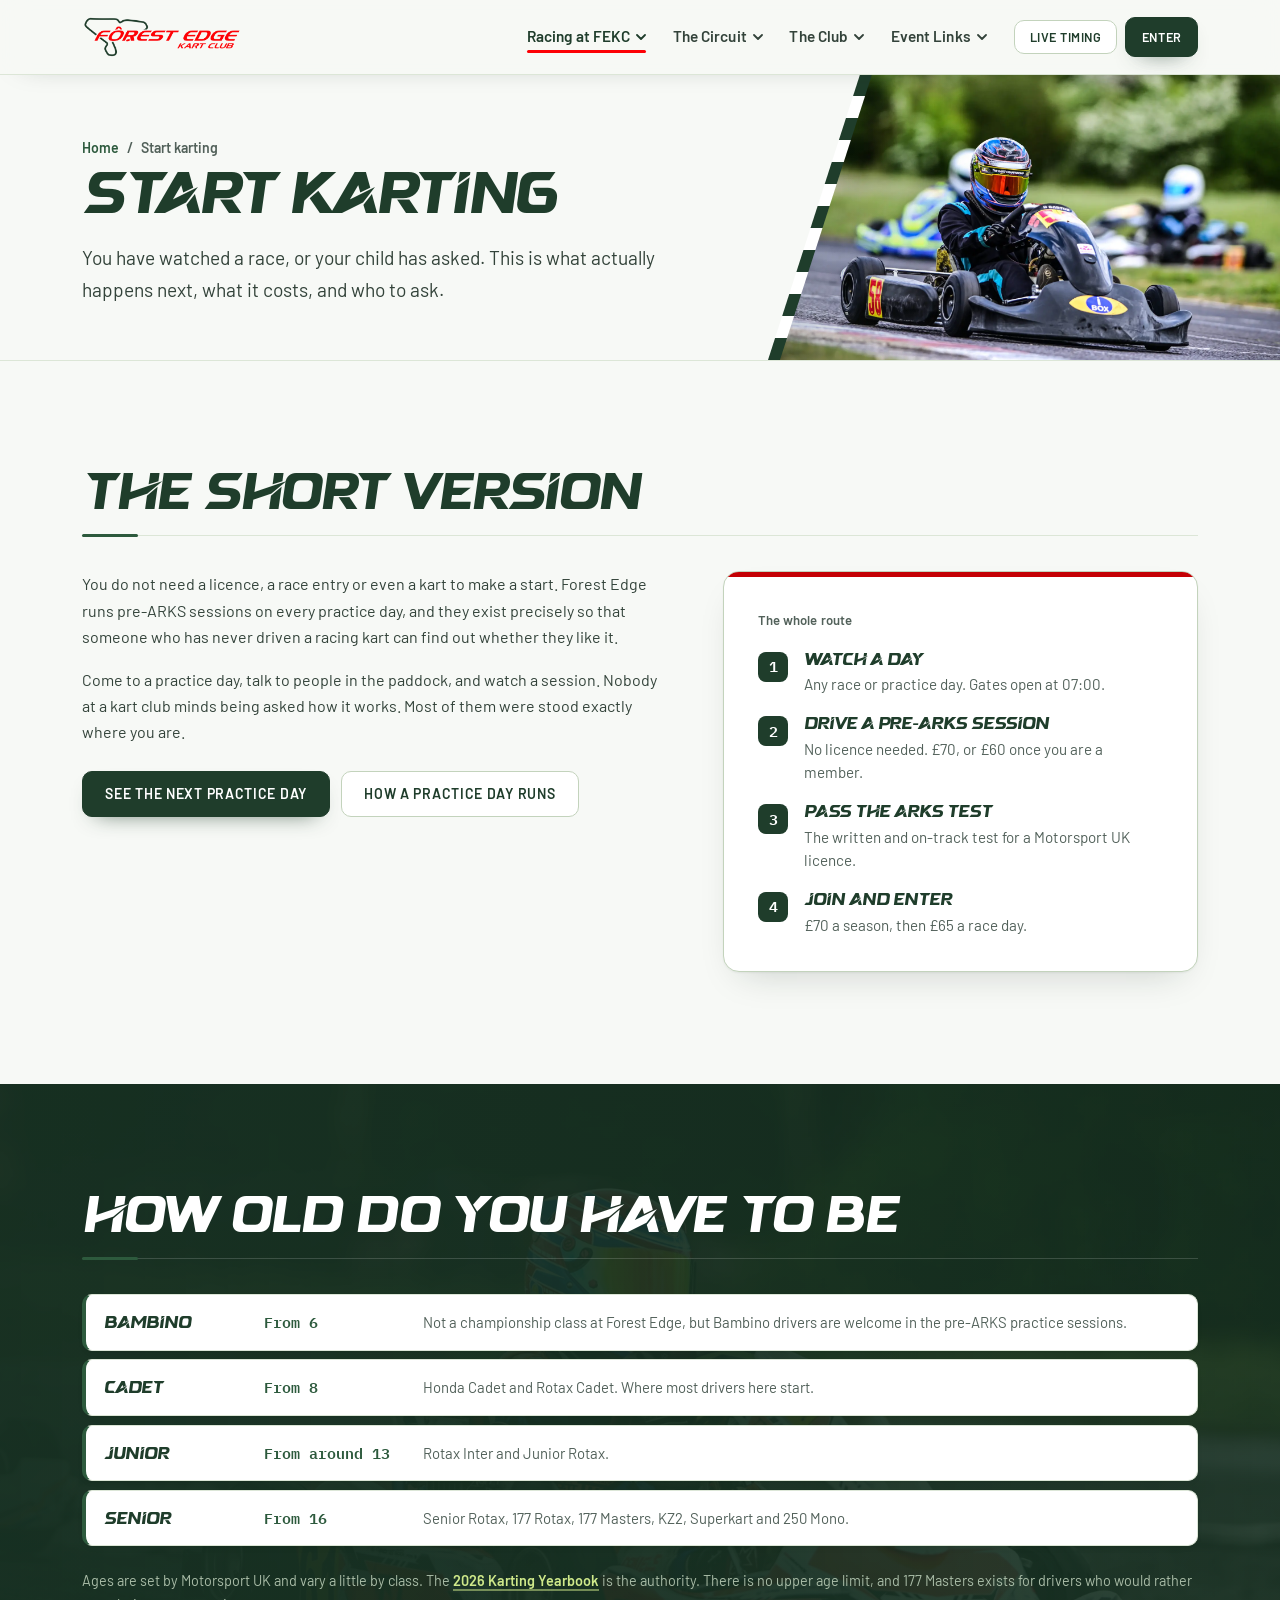
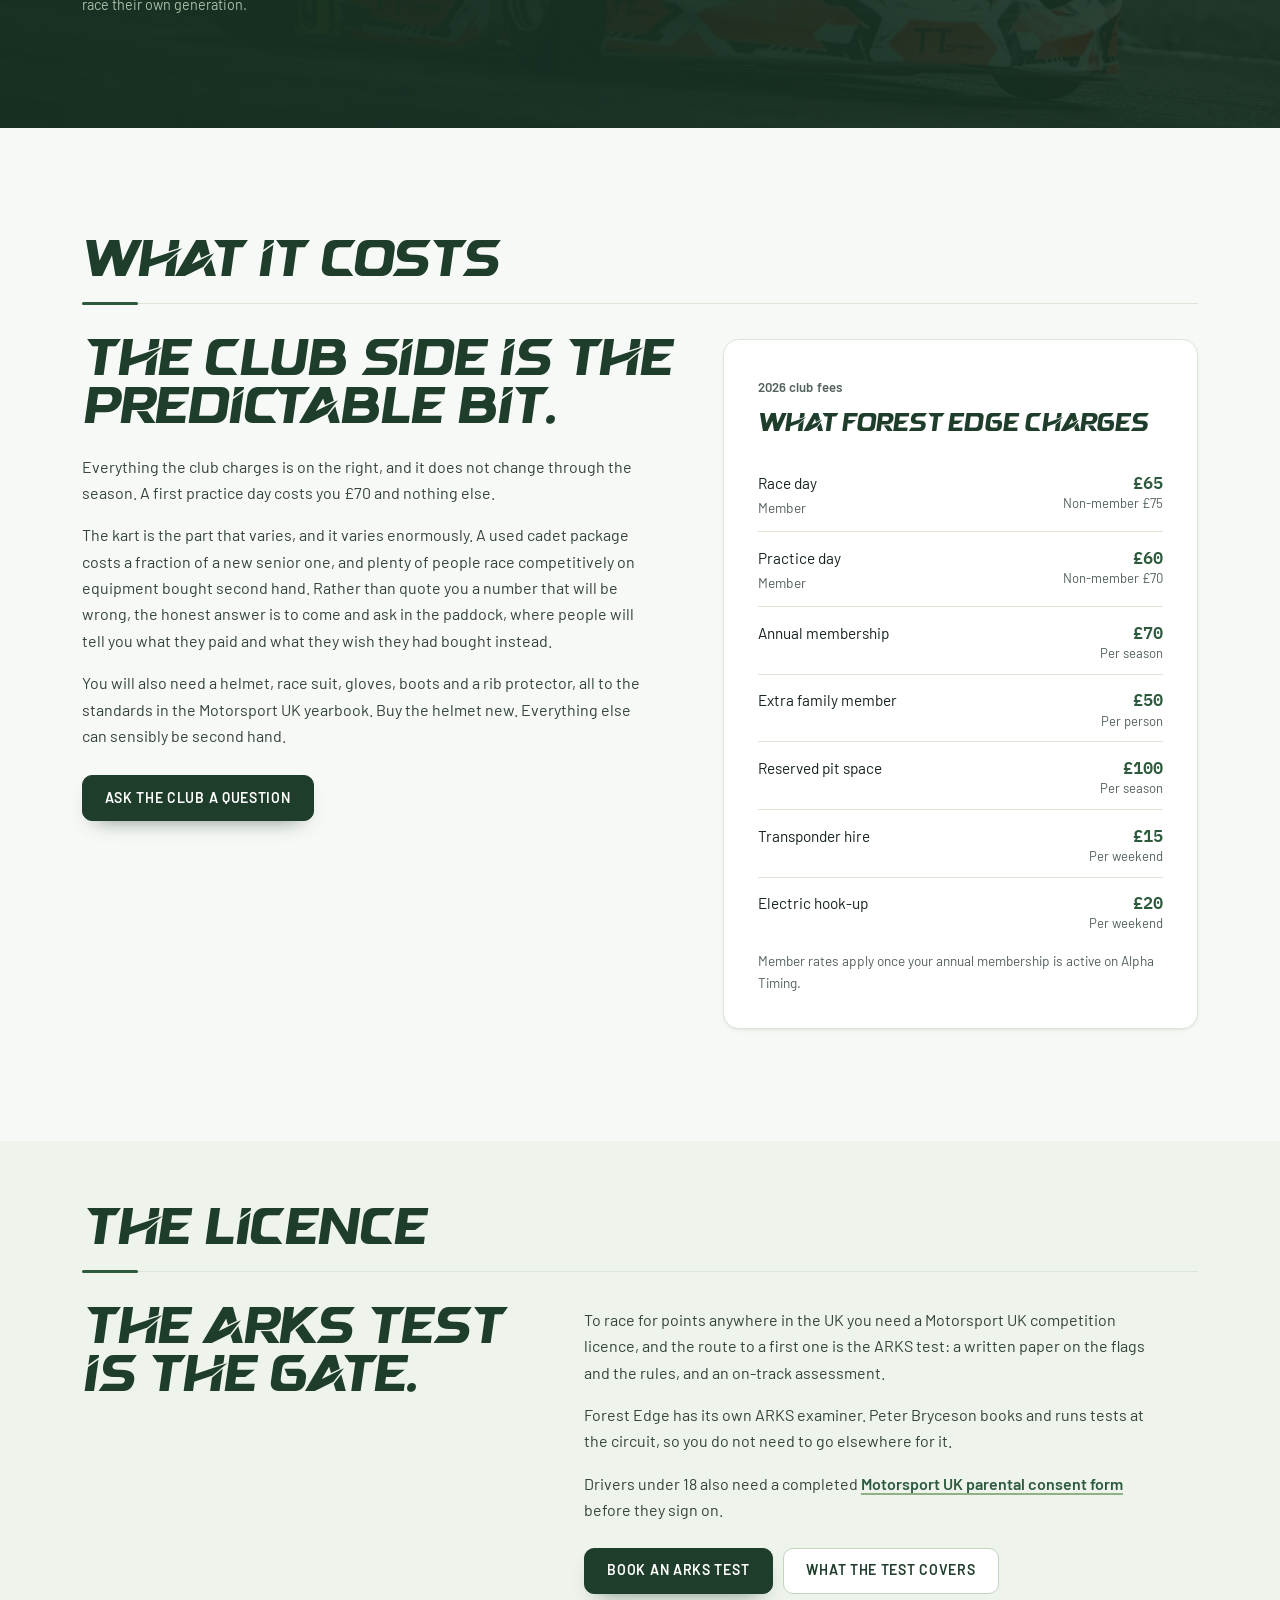
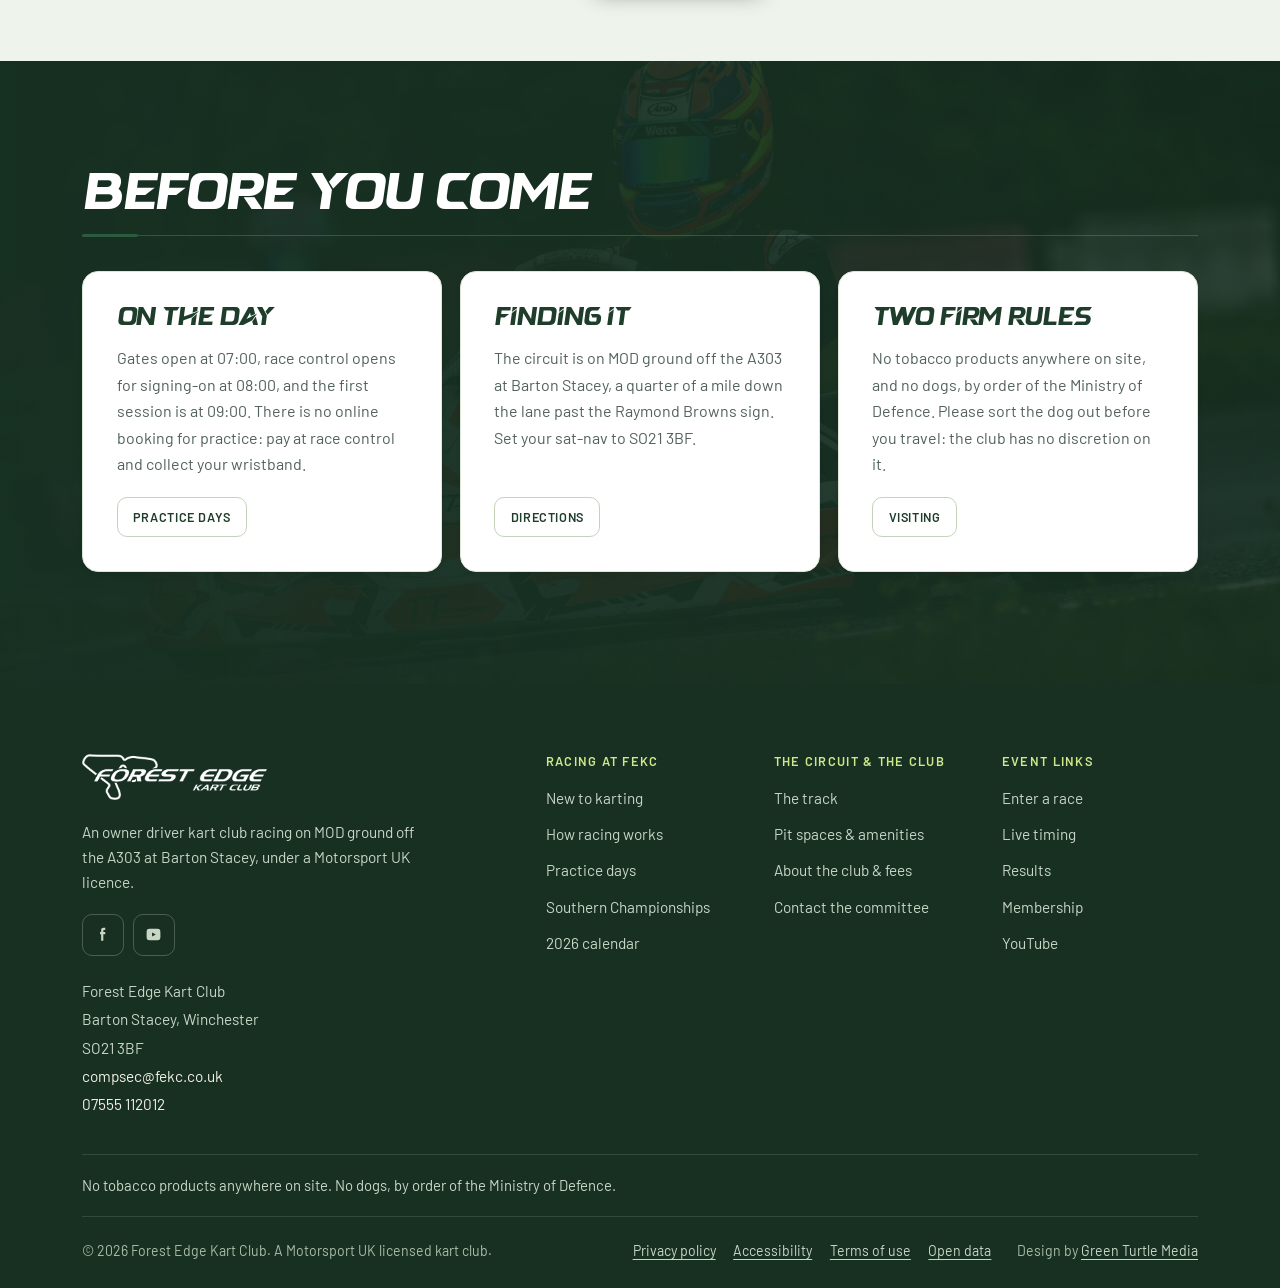
<file: start.html>
<!doctype html>
<html lang="en-GB">
<head>
<meta charset="utf-8">
<meta name="viewport" content="width=device-width,initial-scale=1">
<title>Start karting | Forest Edge Kart Club</title>
<meta name="description" content="How to start racing karts at Forest Edge near Winchester: pre-ARKS sessions with no licence needed, ARKS tests at the circuit, ages from 6, and what the club charges.">
<meta name="theme-color" content="#f7f9f6">
<link rel="canonical" href="https://fekc.co.uk/start.html">
<meta property="og:type" content="website">
<meta property="og:site_name" content="Forest Edge Kart Club">
<meta property="og:title" content="Start karting | Forest Edge Kart Club">
<meta property="og:description" content="How to start racing karts at Forest Edge near Winchester: pre-ARKS sessions with no licence needed, ARKS tests at the circuit, ages from 6, and what the club charges.">
<meta property="og:image" content="https://fekc.co.uk/assets/img/honda-cadet.jpg">
<meta name="twitter:card" content="summary_large_image">
<link rel="icon" href="assets/img/favicon.png" sizes="any" type="image/png">
<link rel="apple-touch-icon" href="assets/img/apple-touch-icon.png">
<link rel="manifest" href="site.webmanifest">
<meta name="apple-mobile-web-app-title" content="Forest Edge">
<link rel="preload" href="assets/fonts/barlow-normal-400-latin.woff2" as="font" type="font/woff2" crossorigin>
<link rel="preload" href="assets/fonts/barlow-normal-600-latin.woff2" as="font" type="font/woff2" crossorigin>
<link rel="preload" href="assets/fonts/semakin-regular.otf" as="font" type="font/otf" crossorigin>
<link rel="stylesheet" href="assets/css/fonts.css?v=20261021-4">
<script>document.documentElement.className+=" js";</script>
<link rel="stylesheet" href="assets/css/main.css?v=20261021-4">
<script type="application/ld+json">{"@context":"https://schema.org","@type":"SportsOrganization","@id":"https://fekc.co.uk/#club","name":"Forest Edge Kart Club","alternateName":"FEKC","url":"https://fekc.co.uk/","logo":"https://fekc.co.uk/assets/img/logo.png","image":"https://fekc.co.uk/assets/img/hero-senior.jpg","email":"compsec@fekc.co.uk","telephone":"+44 7555 112012","sport":"Kart racing","address":{"@type":"PostalAddress","streetAddress":"Barton Stacey","addressLocality":"Winchester","addressRegion":"Hampshire","postalCode":"SO21 3BF","addressCountry":"GB"},"sameAs":["https://www.youtube.com/@forestedgekartclub2026"]}</script><script type="application/ld+json">{"@context":"https://schema.org","@type":"FAQPage","mainEntity":[{"@type":"Question","name":"Do I need a licence to try karting at Forest Edge?","acceptedAnswer":{"@type":"Answer","text":"You do not need a licence, a race entry or even a kart to make a start. Forest Edge runs pre-ARKS sessions on every practice day, and they exist precisely so that someone who has never driven a racing kart can find out whether they like it."}},{"@type":"Question","name":"How old do you have to be to start karting?","acceptedAnswer":{"@type":"Answer","text":"Bambino, from 6: not a championship class at Forest Edge, but Bambino drivers are welcome in the pre-ARKS practice sessions. Cadet, from 8: Honda Cadet and Rotax Cadet, where most drivers here start. Junior, from around 13: Rotax Inter and Junior Rotax. Senior, from 16: Senior Rotax, 177 Rotax, 177 Masters, KZ2, Superkart and 250 Mono. Ages are set by Motorsport UK and vary a little by class. There is no upper age limit, and 177 Masters exists for drivers who would rather race their own generation."}},{"@type":"Question","name":"What does it cost to start karting at Forest Edge?","acceptedAnswer":{"@type":"Answer","text":"A first practice day costs you £70 and nothing else. Membership is £70 a season, then £65 a race day, and a pre-ARKS session is £60 once you are a member. The kart is the part that varies, and it varies enormously, so the honest answer is to come and ask in the paddock, where people will tell you what they paid and what they wish they had bought instead. You will also need a helmet, race suit, gloves, boots and a rib protector, all to the standards in the Motorsport UK yearbook. Buy the helmet new. Everything else can sensibly be second hand."}},{"@type":"Question","name":"How do I get a kart race licence?","acceptedAnswer":{"@type":"Answer","text":"To race for points anywhere in the UK you need a Motorsport UK competition licence, and the route to a first one is the ARKS test: a written paper on the flags and the rules, and an on-track assessment. Forest Edge has its own ARKS examiner. Peter Bryceson books and runs tests at the circuit, so you do not need to go elsewhere for it. Drivers under 18 also need a completed Motorsport UK parental consent form before they sign on."}},{"@type":"Question","name":"Do I need to book a practice day at Forest Edge?","acceptedAnswer":{"@type":"Answer","text":"There is no online booking for practice: pay at race control and collect your wristband. Gates open at 07:00, race control opens for signing-on at 08:00, and the first session is at 09:00."}},{"@type":"Question","name":"Where is Forest Edge Kart Club?","acceptedAnswer":{"@type":"Answer","text":"The circuit is on MOD ground off the A303 at Barton Stacey, a quarter of a mile down the lane past the Raymond Browns sign. Set your sat-nav to SO21 3BF."}},{"@type":"Question","name":"Can I bring a dog to Forest Edge?","acceptedAnswer":{"@type":"Answer","text":"No tobacco products anywhere on site, and no dogs, by order of the Ministry of Defence. Please sort the dog out before you travel: the club has no discretion on it."}}]}</script><script type="application/ld+json">{"@context":"https://schema.org","@type":"BreadcrumbList","itemListElement":[{"@type":"ListItem","position":1,"name":"Home","item":"https://fekc.co.uk/"},{"@type":"ListItem","position":2,"name":"Start karting","item":"https://fekc.co.uk/start.html"}]}</script><script>window.FEKC_EVENTS=[{"iso": "2026-01-31", "name": "2025 Championship Awards Evening & Dinner Dance", "long": "Saturday 31st January 2026", "type": "Social", "kind": "social", "off": false}, {"iso": "2026-02-14", "name": "Pre-Season Practice", "long": "Saturday 14th February 2026", "type": "Practice", "kind": "practice", "off": false}, {"iso": "2026-02-28", "name": "Round 1 Practice", "long": "Saturday 28th February 2026", "type": "Practice", "kind": "practice", "off": false}, {"iso": "2026-03-01", "name": "Round 1 Race Day", "long": "Sunday 1st March 2026", "type": "Race day", "kind": "race", "off": false}, {"iso": "2026-03-14", "name": "Mid-Month Practice", "long": "Saturday 14th March 2026", "type": "Practice", "kind": "practice", "off": false}, {"iso": "2026-04-04", "name": "Round 2 Practice", "long": "Saturday 4th April 2026", "type": "Practice", "kind": "practice", "off": false}, {"iso": "2026-04-05", "name": "Round 2 Race Day", "long": "Sunday 5th April 2026", "type": "Race day", "kind": "race", "off": false}, {"iso": "2026-04-18", "name": "Mid-Month Practice", "long": "Saturday 18th April 2026", "type": "Practice", "kind": "practice", "off": false}, {"iso": "2026-05-02", "name": "Round 3 Practice", "long": "Saturday 2nd May 2026", "type": "Practice", "kind": "practice", "off": false}, {"iso": "2026-05-03", "name": "Round 3 Race Day", "long": "Sunday 3rd May 2026", "type": "Race day", "kind": "race", "off": false}, {"iso": "2026-05-16", "name": "Mid-Month Practice", "long": "Saturday 16th May 2026", "type": "Practice", "kind": "practice", "off": false}, {"iso": "2026-06-06", "name": "Round 4 Practice", "long": "Saturday 6th June 2026", "type": "Practice", "kind": "practice", "off": false}, {"iso": "2026-06-07", "name": "Round 4 Race Day", "long": "Sunday 7th June 2026", "type": "Race day", "kind": "race", "off": false}, {"iso": "2026-06-20", "name": "Mid-Month Practice", "long": "Saturday 20th June 2026", "type": "Practice", "kind": "practice", "off": false}, {"iso": "2026-07-04", "name": "Round 5 Practice", "long": "Saturday 4th July 2026", "type": "Practice", "kind": "practice", "off": false}, {"iso": "2026-07-05", "name": "Round 5 Race Day & NKF S4 250", "long": "Sunday 5th July 2026", "type": "Race day", "kind": "race", "off": false}, {"iso": "2026-07-18", "name": "Mid-Month Practice", "long": "Saturday 18th July 2026", "type": "Practice", "kind": "practice", "off": false}, {"iso": "2026-08-01", "name": "Round 6 Practice", "long": "Saturday 1st August 2026", "type": "Practice", "kind": "practice", "off": false}, {"iso": "2026-08-02", "name": "Round 6 Race Day & 210 Gearbox", "long": "Sunday 2nd August 2026", "type": "Race day", "kind": "race", "off": false}, {"iso": "2026-08-15", "name": "Mid-Month Practice", "long": "Saturday 15th August 2026", "type": "Cancelled: track repairs", "kind": "practice", "off": true}, {"iso": "2026-09-04", "name": "Round 7 Practice, Southern Championships", "long": "Friday 4th September 2026", "type": "Practice", "kind": "practice", "off": false}, {"iso": "2026-09-05", "name": "Southern Championships", "long": "Saturday 5th September 2026", "type": "Championship", "kind": "race", "off": false}, {"iso": "2026-09-06", "name": "Round 7 Race Day", "long": "Sunday 6th September 2026", "type": "Race day", "kind": "race", "off": false}, {"iso": "2026-09-19", "name": "Mid-Month Practice", "long": "Saturday 19th September 2026", "type": "Practice", "kind": "practice", "off": false}, {"iso": "2026-10-03", "name": "Round 8 Practice", "long": "Saturday 3rd October 2026", "type": "Practice", "kind": "practice", "off": false}, {"iso": "2026-10-04", "name": "Round 8 Race Day & FP4", "long": "Sunday 4th October 2026", "type": "Race day", "kind": "race", "off": false}, {"iso": "2026-10-17", "name": "Mid-Month Practice", "long": "Saturday 17th October 2026", "type": "Practice", "kind": "practice", "off": false}, {"iso": "2026-10-31", "name": "Round 9 Practice", "long": "Saturday 31st October 2026", "type": "Practice", "kind": "practice", "off": false}, {"iso": "2026-11-01", "name": "Round 9 Race Day", "long": "Sunday 1st November 2026", "type": "Race day", "kind": "race", "off": false}];</script></head>
<body>
<div class="notice" data-notice hidden><div class="wrap"><p><strong data-notice-title></strong> <span data-notice-body></span></p></div></div><a class="skip" href="#main">Skip to content</a><header class="hdr"><div class="hdr__in"><a class="brand" href="index.html" aria-label="Forest Edge Kart Club, home"><img src="assets/img/logo-light.png" alt="Forest Edge Kart Club" width="1100" height="303"></a><nav class="nav" aria-label="Primary"><div class="nav__i" data-cur><button class="nav__t" type="button" aria-expanded="false" aria-controls="nvg1">Racing at FEKC<svg class="nav__c" viewBox="0 0 10 6" aria-hidden="true" focusable="false"><path d="M1 1l4 4 4-4"/></svg></button><div class="nav__p" id="nvg1"><a href="start.html" aria-current="page">New to karting</a><a href="racing.html">How racing works</a><a href="practice.html">Practice days</a><a href="southern-championships.html">Southern Championships</a><a href="calendar.html">2026 calendar</a></div></div><div class="nav__i"><button class="nav__t" type="button" aria-expanded="false" aria-controls="nvg2">The Circuit<svg class="nav__c" viewBox="0 0 10 6" aria-hidden="true" focusable="false"><path d="M1 1l4 4 4-4"/></svg></button><div class="nav__p" id="nvg2"><a href="track.html">The track</a><a href="visiting.html">Pit spaces &amp; amenities</a></div></div><div class="nav__i"><button class="nav__t" type="button" aria-expanded="false" aria-controls="nvg3">The Club<svg class="nav__c" viewBox="0 0 10 6" aria-hidden="true" focusable="false"><path d="M1 1l4 4 4-4"/></svg></button><div class="nav__p" id="nvg3"><a href="club.html">About the club &amp; fees</a><a href="contact.html">Contact the committee</a></div></div><div class="nav__i"><button class="nav__t" type="button" aria-expanded="false" aria-controls="nvg4">Event Links<svg class="nav__c" viewBox="0 0 10 6" aria-hidden="true" focusable="false"><path d="M1 1l4 4 4-4"/></svg></button><div class="nav__p" id="nvg4"><a href="https://fekc.alphatiming.co.uk/" target="_blank" rel="noopener">Enter a race</a><a href="https://fekc.alphatiming.co.uk/entrylist" target="_blank" rel="noopener">Entry list</a><a href="https://live.alphatiming.co.uk/fekc" target="_blank" rel="noopener">Live timing</a><a href="https://results.alphatiming.co.uk/fekc/" target="_blank" rel="noopener">Results</a><a href="https://fekc.alphatiming.co.uk/users/sign_in" target="_blank" rel="noopener">Membership</a><a href="https://www.youtube.com/@forestedgekartclub2026/streams" target="_blank" rel="noopener">Watch on YouTube</a></div></div></nav><div class="hdr__cta"><a class="live" href="https://live.alphatiming.co.uk/fekc" target="_blank" rel="noopener" data-live><i aria-hidden="true"></i><span data-live-text>Live timing</span></a><a class="btn btn--red btn--sm" href="https://fekc.alphatiming.co.uk/" target="_blank" rel="noopener">Enter</a><button class="burger" type="button" aria-expanded="false" aria-controls="menu" aria-label="Open menu"><span></span><span></span><span></span></button></div></div></header><div class="menu" id="menu" aria-hidden="true"><div class="menu__in"><div class="menu__grp"><span class="lab">Racing at FEKC</span><a class="menu__l" href="start.html" aria-current="page">New to karting</a><a class="menu__l" href="racing.html">How racing works</a><a class="menu__l" href="practice.html">Practice days</a><a class="menu__l" href="southern-championships.html">Southern Championships</a><a class="menu__l" href="calendar.html">2026 calendar</a></div><div class="menu__grp"><span class="lab">The Circuit</span><a class="menu__l" href="track.html">The track</a><a class="menu__l" href="visiting.html">Pit spaces &amp; amenities</a></div><div class="menu__grp"><span class="lab">The Club</span><a class="menu__l" href="club.html">About the club &amp; fees</a><a class="menu__l" href="contact.html">Contact the committee</a></div><div class="menu__grp"><span class="lab">Event Links</span><a class="menu__l" href="https://fekc.alphatiming.co.uk/" target="_blank" rel="noopener">Enter a race</a><a class="menu__l" href="https://fekc.alphatiming.co.uk/entrylist" target="_blank" rel="noopener">Entry list</a><a class="menu__l" href="https://live.alphatiming.co.uk/fekc" target="_blank" rel="noopener">Live timing</a><a class="menu__l" href="https://results.alphatiming.co.uk/fekc/" target="_blank" rel="noopener">Results</a><a class="menu__l" href="https://fekc.alphatiming.co.uk/users/sign_in" target="_blank" rel="noopener">Membership</a><a class="menu__l" href="https://www.youtube.com/@forestedgekartclub2026/streams" target="_blank" rel="noopener">Watch on YouTube</a></div><div class="menu__foot"><a class="btn btn--red btn--full" href="https://fekc.alphatiming.co.uk/" target="_blank" rel="noopener">Enter a race</a><a class="btn btn--ghost btn--full" href="tel:+447555112012">Call 07555 112012</a></div></div></div>
<main id="main">
<section class="phd"><div class="phd__bg"><picture><source type="image/webp" sizes="100vw" srcset="assets/img/honda-cadet-640.webp 640w, assets/img/honda-cadet-1100.webp 1100w, assets/img/honda-cadet-1800.webp 1800w"><img src="assets/img/honda-cadet.jpg" alt="A Honda Cadet kart on a damp circuit at Forest Edge" width="1400" height="933" loading="eager" decoding="async"></picture></div><div class="wrap"><nav class="crumb" aria-label="Breadcrumb"><a href="index.html">Home</a><span aria-hidden="true">/</span><span>Start karting</span></nav><h1 class="d">Start karting</h1><p class="lead">You have watched a race, or your child has asked. This is what actually happens next, what it costs, and who to ask.</p></div></section><section class="sec"><div class="wrap"><h2 class="d shd shd--rule">The short version</h2><div class="split split--w"><div class="prose"><p>You do not need a licence, a race entry or even a kart to make a start. Forest Edge runs pre-ARKS sessions on every practice day, and they exist precisely so that someone who has never driven a racing kart can find out whether they like it.</p><p>Come to a practice day, talk to people in the paddock, and watch a session. Nobody at a kart club minds being asked how it works. Most of them were stood exactly where you are.</p><div class="btns" style="margin-top:1.6rem"><a class="btn btn--red" href="calendar.html">See the next practice day</a><a class="btn btn--ghost" href="practice.html">How a practice day runs</a></div></div><div class="panel panel--red"><span class="lab">The whole route</span><ol class="steps" style="margin-top:1.2rem"><li><strong>Watch a day</strong><span>Any race or practice day. Gates open at 07:00.</span></li><li><strong>Drive a pre-ARKS session</strong><span>No licence needed. &pound;70, or &pound;60 once you are a member.</span></li><li><strong>Pass the ARKS test</strong><span>The written and on-track test for a Motorsport UK licence.</span></li><li><strong>Join and enter</strong><span>&pound;70 a season, then &pound;65 a race day.</span></li></ol></div></div></div></section><section class="sec band"><div class="band__bg"><picture><source type="image/webp" sizes="100vw" srcset="assets/img/rotax-cadet-640.webp 640w, assets/img/rotax-cadet-1100.webp 1100w, assets/img/rotax-cadet-1800.webp 1800w"><img src="assets/img/rotax-cadet.jpg" alt="" aria-hidden="true" width="1400" height="933" loading="lazy" decoding="async"></picture></div><div class="wrap"><h2 class="d shd shd--rule">How old do you have to be</h2><ul class="rungs rv"><li class="rung"><span class="rung__n">Bambino</span><span class="rung__a">From 6</span><span class="rung__d">Not a championship class at Forest Edge, but Bambino drivers are welcome in the pre-ARKS practice sessions.</span></li><li class="rung"><span class="rung__n">Cadet</span><span class="rung__a">From 8</span><span class="rung__d">Honda Cadet and Rotax Cadet. Where most drivers here start.</span></li><li class="rung"><span class="rung__n">Junior</span><span class="rung__a">From around 13</span><span class="rung__d">Rotax Inter and Junior Rotax.</span></li><li class="rung"><span class="rung__n">Senior</span><span class="rung__a">From 16</span><span class="rung__d">Senior Rotax, 177 Rotax, 177 Masters, KZ2, Superkart and 250 Mono.</span></li></ul><p class="mute" style="margin-top:1.4rem;font-size:.9rem">Ages are set by Motorsport UK and vary a little by class. The <a href="https://motorsportuk.org/wp-content/uploads/2026/01/Motorsport-UK_Karting-Yearbook-2026_v1.1.pdf" target="_blank" rel="noopener">2026 Karting Yearbook</a> is the authority. There is no upper age limit, and 177 Masters exists for drivers who would rather race their own generation.</p></div></section><section class="sec"><div class="wrap"><h2 class="d shd shd--rule">What it costs</h2><div class="split split--w"><div class="prose"><h2 class="d" style="margin-bottom:1.2rem">The club side is the predictable bit.</h2><p>Everything the club charges is on the right, and it does not change through the season. A first practice day costs you &pound;70 and nothing else.</p><p>The kart is the part that varies, and it varies enormously. A used cadet package costs a fraction of a new senior one, and plenty of people race competitively on equipment bought second hand. Rather than quote you a number that will be wrong, the honest answer is to come and ask in the paddock, where people will tell you what they paid and what they wish they had bought instead.</p><p>You will also need a helmet, race suit, gloves, boots and a rib protector, all to the standards in the Motorsport UK yearbook. Buy the helmet new. Everything else can sensibly be second hand.</p><div class="btns" style="margin-top:1.6rem"><a class="btn btn--red" href="mailto:compsec@fekc.co.uk?subject=Getting%20started%20at%20Forest%20Edge">Ask the club a question</a></div></div><div class="panel"><span class="lab">2026 club fees</span><h3 class="d" style="margin:.8rem 0 1.2rem">What Forest Edge charges</h3><dl class="dl"><div><dt>Race day<small>Member</small></dt><dd>&pound;65<small>Non-member &pound;75</small></dd></div><div><dt>Practice day<small>Member</small></dt><dd>&pound;60<small>Non-member &pound;70</small></dd></div><div><dt>Annual membership</dt><dd>&pound;70<small>Per season</small></dd></div><div><dt>Extra family member</dt><dd>&pound;50<small>Per person</small></dd></div><div><dt>Reserved pit space</dt><dd>&pound;100<small>Per season</small></dd></div><div><dt>Transponder hire</dt><dd>&pound;15<small>Per weekend</small></dd></div><div><dt>Electric hook-up</dt><dd>&pound;20<small>Per weekend</small></dd></div></dl><p class="mute" style="font-size:.85rem;margin-top:1.2rem">Member rates apply once your annual membership is active on Alpha Timing.</p></div></div></div></section><section class="sec sec--tight"><div class="wrap"><h2 class="d shd shd--rule">The licence</h2><div class="split split--n rv"><div><h2 class="d">The ARKS test<br>is the gate.</h2></div><div class="prose"><p>To race for points anywhere in the UK you need a Motorsport UK competition licence, and the route to a first one is the ARKS test: a written paper on the flags and the rules, and an on-track assessment.</p><p>Forest Edge has its own ARKS examiner. Peter Bryceson books and runs tests at the circuit, so you do not need to go elsewhere for it.</p><p>Drivers under 18 also need a completed <a href="assets/docs/MSUK-Parental-Consent-Authorisation-form.pdf">Motorsport UK parental consent form</a> before they sign on.</p><div class="btns" style="margin-top:1.5rem"><a class="btn btn--red" href="mailto:arks@fekc.co.uk">Book an ARKS test</a><a class="btn btn--ghost" href="https://arks.co.uk/" target="_blank" rel="noopener">What the test covers</a></div></div></div></div></section><section class="sec band"><div class="band__bg"><picture><source type="image/webp" sizes="100vw" srcset="assets/img/junior-max-640.webp 640w, assets/img/junior-max-1100.webp 1100w, assets/img/junior-max-1800.webp 1800w"><img src="assets/img/junior-max.jpg" alt="" aria-hidden="true" width="1400" height="933" loading="lazy" decoding="async"></picture></div><div class="wrap"><h2 class="d shd shd--rule">Before you come</h2><div class="grid3 rv"><div class="panel panel--tall"><h3 class="d">On the day</h3><p class="mute">Gates open at 07:00, race control opens for signing-on at 08:00, and the first session is at 09:00. There is no online booking for practice: pay at race control and collect your wristband.</p><div class="btns"><a class="btn btn--ghost btn--sm" href="practice.html">Practice days</a></div></div><div class="panel panel--tall"><h3 class="d">Finding it</h3><p class="mute">The circuit is on MOD ground off the A303 at Barton Stacey, a quarter of a mile down the lane past the Raymond Browns sign. Set your sat-nav to SO21&nbsp;3BF.</p><div class="btns"><a class="btn btn--ghost btn--sm" href="track.html">Directions</a></div></div><div class="panel panel--tall"><h3 class="d">Two firm rules</h3><p class="mute">No tobacco products anywhere on site, and no dogs, by order of the Ministry of Defence. Please sort the dog out before you travel: the club has no discretion on it.</p><div class="btns"><a class="btn btn--ghost btn--sm" href="visiting.html">Visiting</a></div></div></div></div></section>
</main>
<footer class="ft"><div class="wrap"><div class="ft__top"><div class="ft__brand"><picture><source type="image/webp" srcset="assets/img/logo-white.webp"><img src="assets/img/logo-white.png" alt="Forest Edge Kart Club" width="1100" height="274" loading="lazy"></picture><p>An owner driver kart club racing on MOD ground off the A303 at Barton Stacey, under a Motorsport UK licence.</p><ul class="social"><li><a href="https://www.facebook.com/ForestEdgeKarting/" target="_blank" rel="noopener" aria-label="Forest Edge Kart Club on Facebook"><svg viewBox="0 0 24 24" aria-hidden="true" focusable="false"><path d="M14 9h-2.2V7.6c0-.6.4-.8.7-.8H14V4.4h-2c-2.2 0-2.7 1.7-2.7 2.7V9H8v2.6h1.3V19h2.5v-7.4H14z"/></svg></a></li><li><a href="https://www.youtube.com/@forestedgekartclub2026" target="_blank" rel="noopener" aria-label="Forest Edge Kart Club on YouTube"><svg viewBox="0 0 24 24" aria-hidden="true" focusable="false"><path d="M19.6 7.2a2 2 0 0 0-1.4-1.4C17 5.5 12 5.5 12 5.5s-5 0-6.2.3A2 2 0 0 0 4.4 7.2 21 21 0 0 0 4.1 12a21 21 0 0 0 .3 4.8 2 2 0 0 0 1.4 1.4c1.2.3 6.2.3 6.2.3s5 0 6.2-.3a2 2 0 0 0 1.4-1.4 21 21 0 0 0 .3-4.8 21 21 0 0 0-.3-4.8zM10.4 14.4V9.6l4.2 2.4z"/></svg></a></li></ul><address class="ft__addr">Forest Edge Kart Club<br>Barton Stacey, Winchester<br>SO21 3BF<br><a href="mailto:compsec@fekc.co.uk">compsec@fekc.co.uk</a><br><a href="tel:+447555112012">07555 112012</a></address></div><div class="ft__cols"><div class="ft__col"><h2 class="ft__h">Racing at FEKC</h2><ul><li><a href="start.html">New to karting</a></li><li><a href="racing.html">How racing works</a></li><li><a href="practice.html">Practice days</a></li><li><a href="southern-championships.html">Southern Championships</a></li><li><a href="calendar.html">2026 calendar</a></li></ul></div><div class="ft__col"><h2 class="ft__h">The Circuit &amp; The Club</h2><ul><li><a href="track.html">The track</a></li><li><a href="visiting.html">Pit spaces &amp; amenities</a></li><li><a href="club.html">About the club &amp; fees</a></li><li><a href="contact.html">Contact the committee</a></li></ul></div><div class="ft__col"><h2 class="ft__h">Event Links</h2><ul><li><a href="https://fekc.alphatiming.co.uk/" target="_blank" rel="noopener">Enter a race</a></li><li><a href="https://live.alphatiming.co.uk/fekc" target="_blank" rel="noopener">Live timing</a></li><li><a href="https://results.alphatiming.co.uk/fekc/" target="_blank" rel="noopener">Results</a></li><li><a href="https://fekc.alphatiming.co.uk/users/sign_in" target="_blank" rel="noopener">Membership</a></li><li><a href="https://www.youtube.com/@forestedgekartclub2026/streams" target="_blank" rel="noopener">YouTube</a></li></ul></div></div></div><p class="ft__rules">No tobacco products anywhere on site. No dogs, by order of the Ministry of Defence.</p><div class="ft__bot"><p>&copy; 2026 Forest Edge Kart Club. A Motorsport UK licensed kart club.</p><p class="ft__legal"><a href="privacy.html">Privacy policy</a><a href="accessibility.html">Accessibility</a><a href="terms.html">Terms of use</a><a href="data.html">Open data</a></p><p class="ft__by">Design by <a href="https://greenturtle.media" target="_blank" rel="noopener">Green Turtle Media</a></p></div></div></footer>
<script src="assets/js/main.js?v=20261021-4" defer></script>
</body>
</html>
</file>
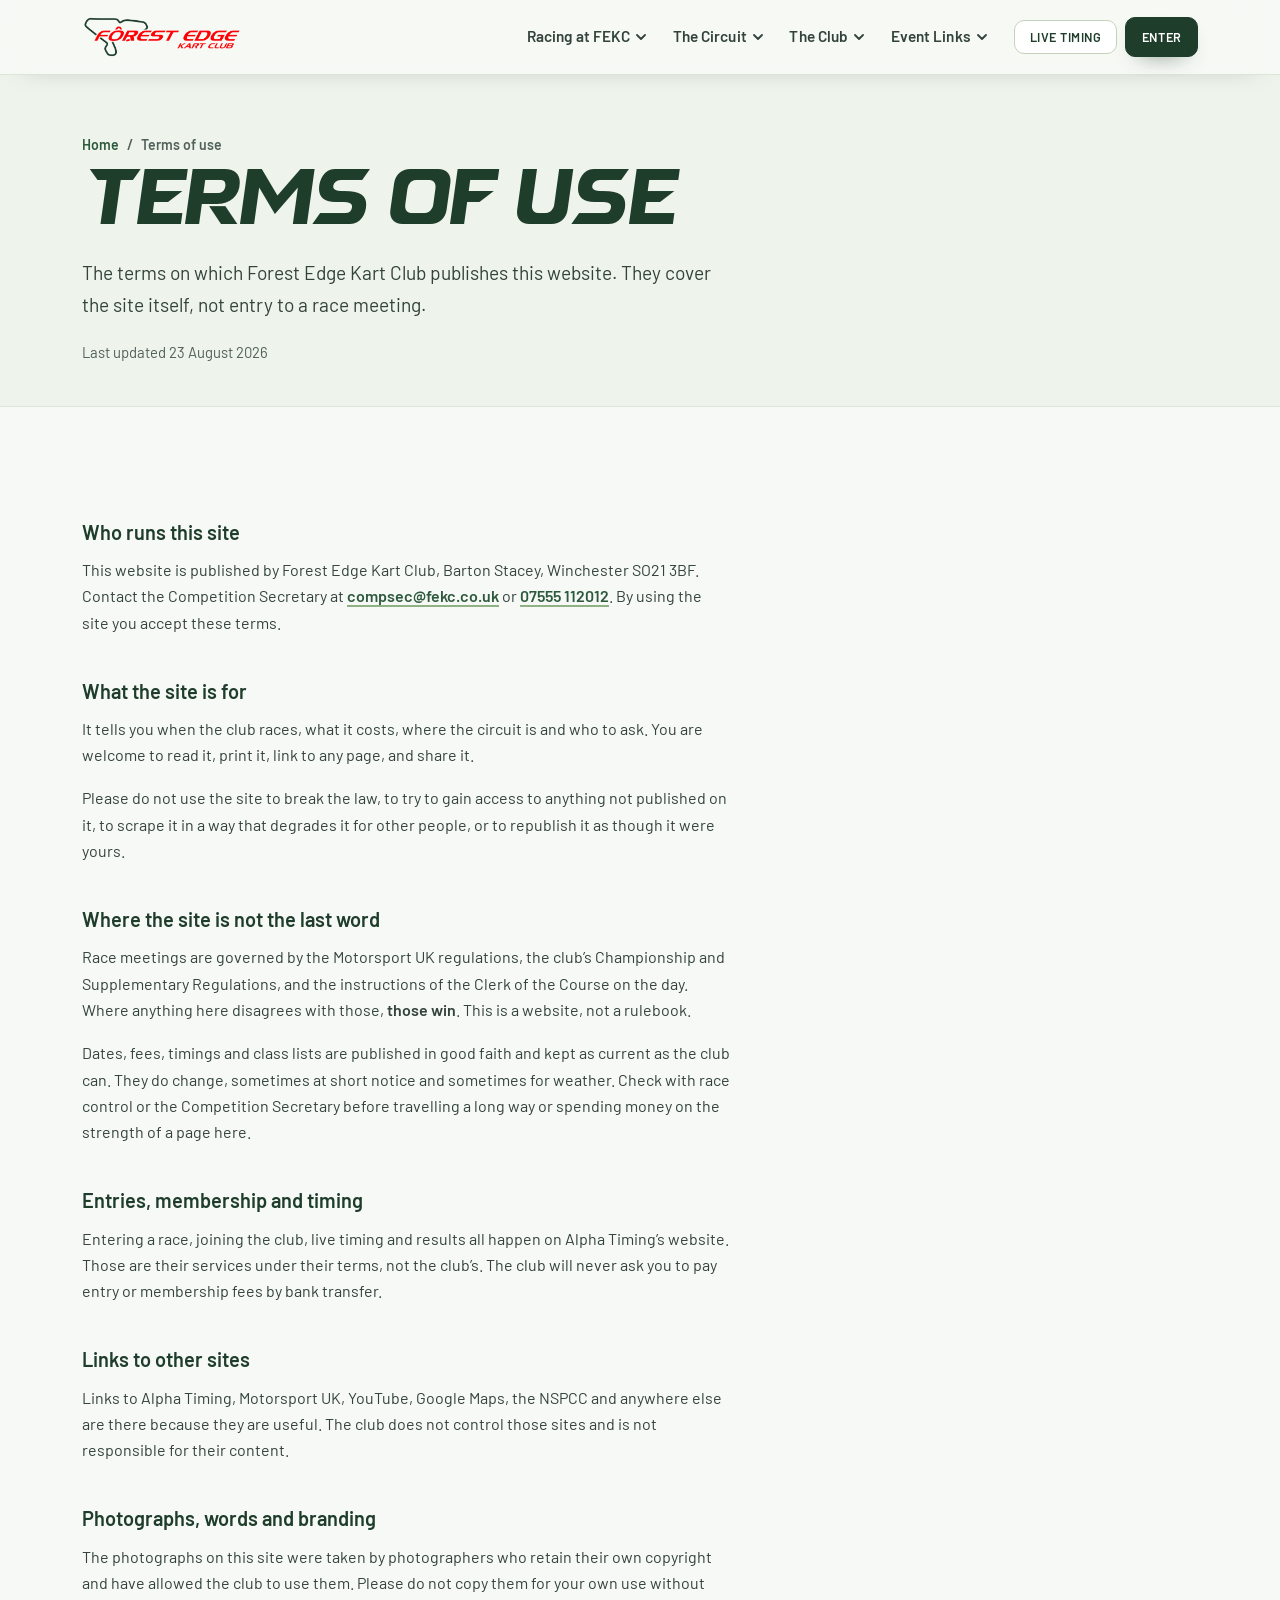
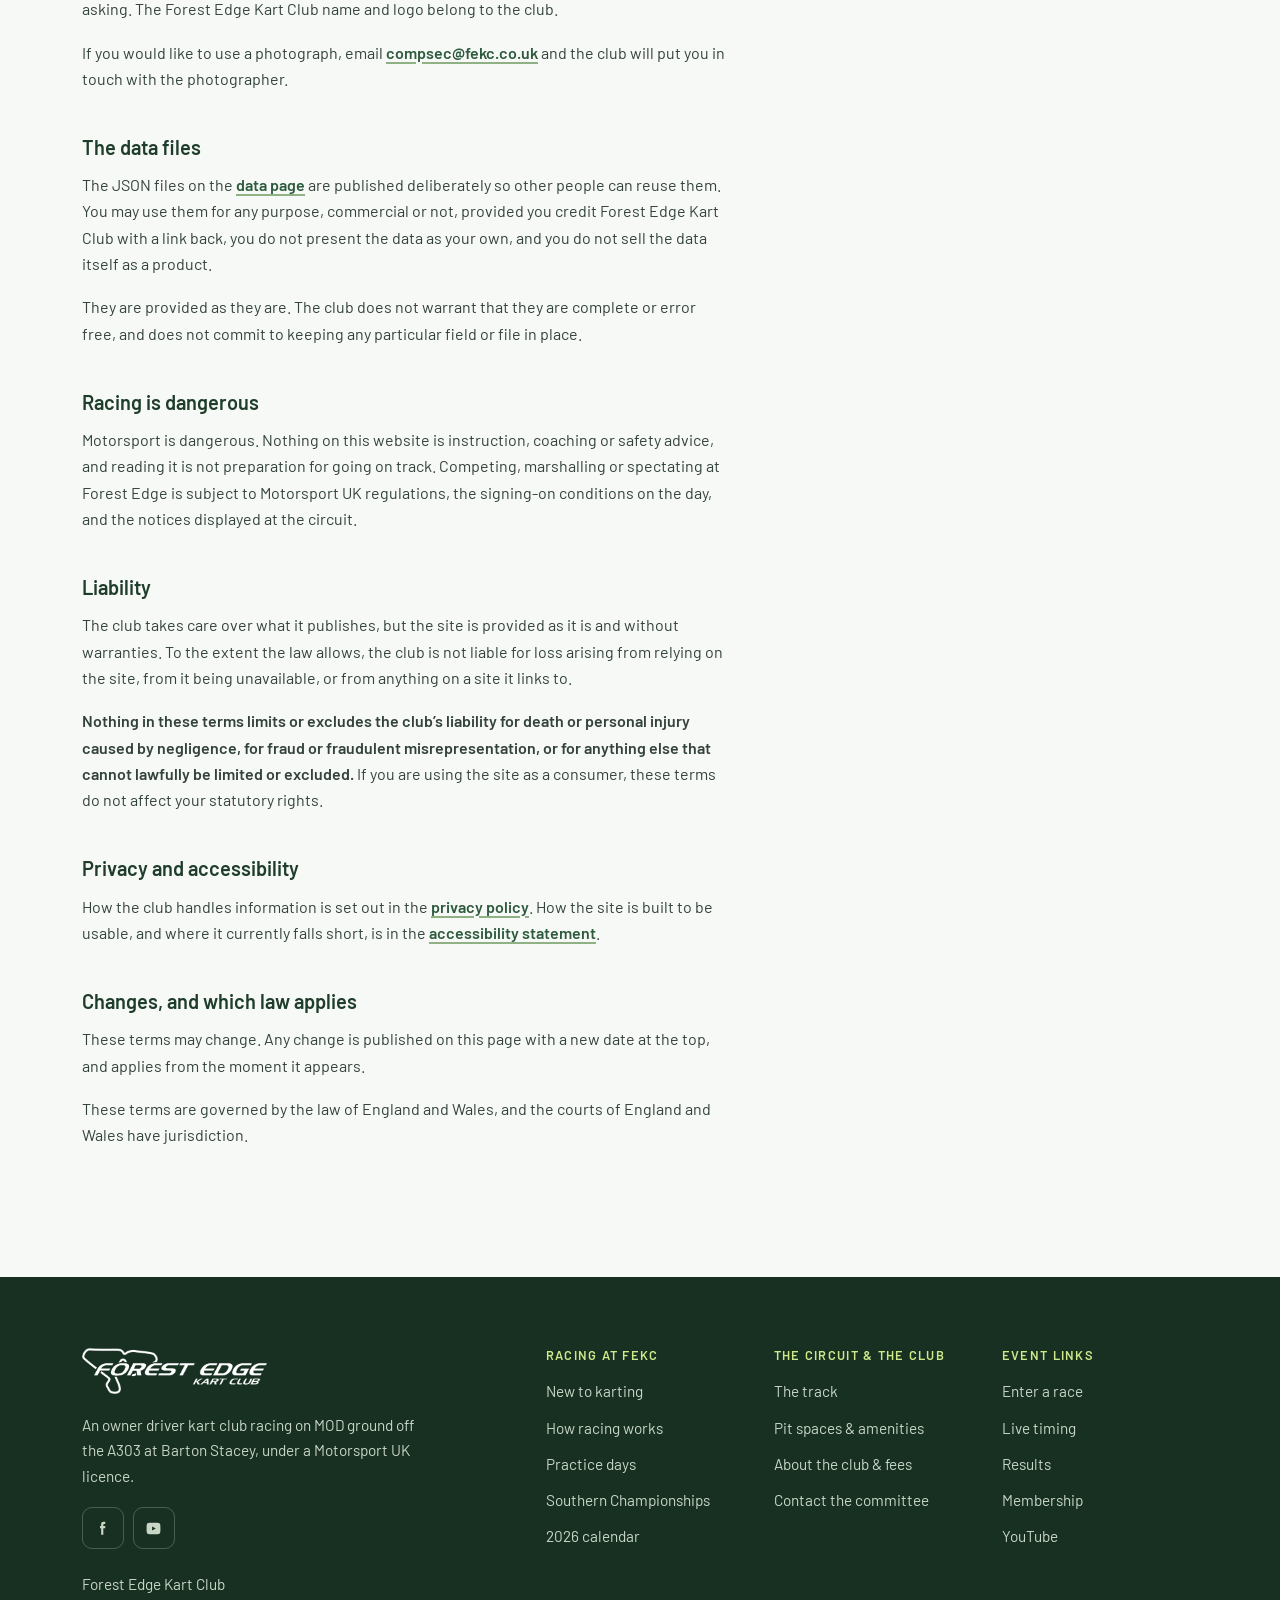
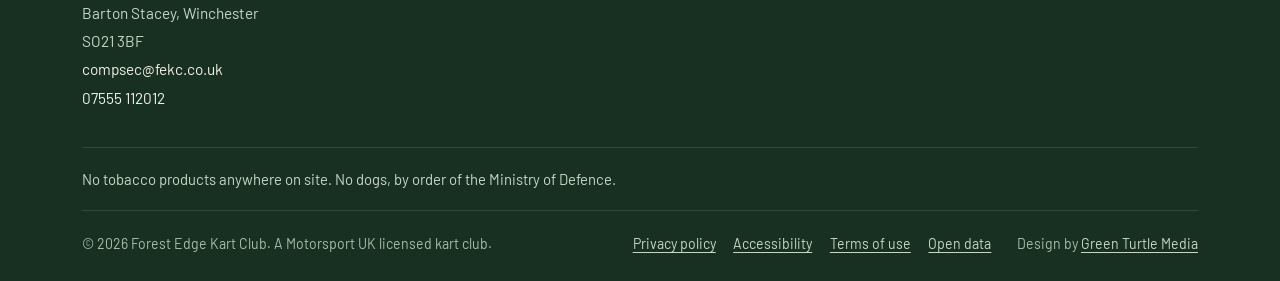
<file: terms.html>
<!doctype html>
<html lang="en-GB">
<head>
<meta charset="utf-8">
<meta name="viewport" content="width=device-width,initial-scale=1">
<title>Terms of use | Forest Edge Kart Club</title>
<meta name="description" content="The terms on which Forest Edge Kart Club publishes this website, including reuse of the open data files.">
<meta name="theme-color" content="#f7f9f6">
<link rel="canonical" href="https://fekc.co.uk/terms.html">
<meta property="og:type" content="website">
<meta property="og:site_name" content="Forest Edge Kart Club">
<meta property="og:title" content="Terms of use | Forest Edge Kart Club">
<meta property="og:description" content="The terms on which Forest Edge Kart Club publishes this website, including reuse of the open data files.">
<meta property="og:image" content="https://fekc.co.uk/assets/img/hero-senior.jpg">
<meta name="twitter:card" content="summary_large_image">
<link rel="icon" href="assets/img/favicon.png" sizes="any" type="image/png">
<link rel="apple-touch-icon" href="assets/img/apple-touch-icon.png">
<link rel="manifest" href="site.webmanifest">
<meta name="apple-mobile-web-app-title" content="Forest Edge">
<link rel="preload" href="assets/fonts/barlow-normal-400-latin.woff2" as="font" type="font/woff2" crossorigin>
<link rel="preload" href="assets/fonts/barlow-normal-600-latin.woff2" as="font" type="font/woff2" crossorigin>
<link rel="preload" href="assets/fonts/semakin-regular.otf" as="font" type="font/otf" crossorigin>
<link rel="stylesheet" href="assets/css/fonts.css?v=20261021-4">
<script>document.documentElement.className+=" js";</script>
<link rel="stylesheet" href="assets/css/main.css?v=20261021-4">
<script type="application/ld+json">{"@context":"https://schema.org","@type":"SportsOrganization","@id":"https://fekc.co.uk/#club","name":"Forest Edge Kart Club","alternateName":"FEKC","url":"https://fekc.co.uk/","logo":"https://fekc.co.uk/assets/img/logo.png","image":"https://fekc.co.uk/assets/img/hero-senior.jpg","email":"compsec@fekc.co.uk","telephone":"+44 7555 112012","sport":"Kart racing","address":{"@type":"PostalAddress","streetAddress":"Barton Stacey","addressLocality":"Winchester","addressRegion":"Hampshire","postalCode":"SO21 3BF","addressCountry":"GB"},"sameAs":["https://www.youtube.com/@forestedgekartclub2026"]}</script><script type="application/ld+json">{"@context":"https://schema.org","@type":"BreadcrumbList","itemListElement":[{"@type":"ListItem","position":1,"name":"Home","item":"https://fekc.co.uk/"},{"@type":"ListItem","position":2,"name":"Terms of use","item":"https://fekc.co.uk/terms.html"}]}</script><script>window.FEKC_EVENTS=[{"iso": "2026-01-31", "name": "2025 Championship Awards Evening & Dinner Dance", "long": "Saturday 31st January 2026", "type": "Social", "kind": "social", "off": false}, {"iso": "2026-02-14", "name": "Pre-Season Practice", "long": "Saturday 14th February 2026", "type": "Practice", "kind": "practice", "off": false}, {"iso": "2026-02-28", "name": "Round 1 Practice", "long": "Saturday 28th February 2026", "type": "Practice", "kind": "practice", "off": false}, {"iso": "2026-03-01", "name": "Round 1 Race Day", "long": "Sunday 1st March 2026", "type": "Race day", "kind": "race", "off": false}, {"iso": "2026-03-14", "name": "Mid-Month Practice", "long": "Saturday 14th March 2026", "type": "Practice", "kind": "practice", "off": false}, {"iso": "2026-04-04", "name": "Round 2 Practice", "long": "Saturday 4th April 2026", "type": "Practice", "kind": "practice", "off": false}, {"iso": "2026-04-05", "name": "Round 2 Race Day", "long": "Sunday 5th April 2026", "type": "Race day", "kind": "race", "off": false}, {"iso": "2026-04-18", "name": "Mid-Month Practice", "long": "Saturday 18th April 2026", "type": "Practice", "kind": "practice", "off": false}, {"iso": "2026-05-02", "name": "Round 3 Practice", "long": "Saturday 2nd May 2026", "type": "Practice", "kind": "practice", "off": false}, {"iso": "2026-05-03", "name": "Round 3 Race Day", "long": "Sunday 3rd May 2026", "type": "Race day", "kind": "race", "off": false}, {"iso": "2026-05-16", "name": "Mid-Month Practice", "long": "Saturday 16th May 2026", "type": "Practice", "kind": "practice", "off": false}, {"iso": "2026-06-06", "name": "Round 4 Practice", "long": "Saturday 6th June 2026", "type": "Practice", "kind": "practice", "off": false}, {"iso": "2026-06-07", "name": "Round 4 Race Day", "long": "Sunday 7th June 2026", "type": "Race day", "kind": "race", "off": false}, {"iso": "2026-06-20", "name": "Mid-Month Practice", "long": "Saturday 20th June 2026", "type": "Practice", "kind": "practice", "off": false}, {"iso": "2026-07-04", "name": "Round 5 Practice", "long": "Saturday 4th July 2026", "type": "Practice", "kind": "practice", "off": false}, {"iso": "2026-07-05", "name": "Round 5 Race Day & NKF S4 250", "long": "Sunday 5th July 2026", "type": "Race day", "kind": "race", "off": false}, {"iso": "2026-07-18", "name": "Mid-Month Practice", "long": "Saturday 18th July 2026", "type": "Practice", "kind": "practice", "off": false}, {"iso": "2026-08-01", "name": "Round 6 Practice", "long": "Saturday 1st August 2026", "type": "Practice", "kind": "practice", "off": false}, {"iso": "2026-08-02", "name": "Round 6 Race Day & 210 Gearbox", "long": "Sunday 2nd August 2026", "type": "Race day", "kind": "race", "off": false}, {"iso": "2026-08-15", "name": "Mid-Month Practice", "long": "Saturday 15th August 2026", "type": "Cancelled: track repairs", "kind": "practice", "off": true}, {"iso": "2026-09-04", "name": "Round 7 Practice, Southern Championships", "long": "Friday 4th September 2026", "type": "Practice", "kind": "practice", "off": false}, {"iso": "2026-09-05", "name": "Southern Championships", "long": "Saturday 5th September 2026", "type": "Championship", "kind": "race", "off": false}, {"iso": "2026-09-06", "name": "Round 7 Race Day", "long": "Sunday 6th September 2026", "type": "Race day", "kind": "race", "off": false}, {"iso": "2026-09-19", "name": "Mid-Month Practice", "long": "Saturday 19th September 2026", "type": "Practice", "kind": "practice", "off": false}, {"iso": "2026-10-03", "name": "Round 8 Practice", "long": "Saturday 3rd October 2026", "type": "Practice", "kind": "practice", "off": false}, {"iso": "2026-10-04", "name": "Round 8 Race Day & FP4", "long": "Sunday 4th October 2026", "type": "Race day", "kind": "race", "off": false}, {"iso": "2026-10-17", "name": "Mid-Month Practice", "long": "Saturday 17th October 2026", "type": "Practice", "kind": "practice", "off": false}, {"iso": "2026-10-31", "name": "Round 9 Practice", "long": "Saturday 31st October 2026", "type": "Practice", "kind": "practice", "off": false}, {"iso": "2026-11-01", "name": "Round 9 Race Day", "long": "Sunday 1st November 2026", "type": "Race day", "kind": "race", "off": false}];</script></head>
<body>
<div class="notice" data-notice hidden><div class="wrap"><p><strong data-notice-title></strong> <span data-notice-body></span></p></div></div><a class="skip" href="#main">Skip to content</a><header class="hdr"><div class="hdr__in"><a class="brand" href="index.html" aria-label="Forest Edge Kart Club, home"><img src="assets/img/logo-light.png" alt="Forest Edge Kart Club" width="1100" height="303"></a><nav class="nav" aria-label="Primary"><div class="nav__i"><button class="nav__t" type="button" aria-expanded="false" aria-controls="nvg1">Racing at FEKC<svg class="nav__c" viewBox="0 0 10 6" aria-hidden="true" focusable="false"><path d="M1 1l4 4 4-4"/></svg></button><div class="nav__p" id="nvg1"><a href="start.html">New to karting</a><a href="racing.html">How racing works</a><a href="practice.html">Practice days</a><a href="southern-championships.html">Southern Championships</a><a href="calendar.html">2026 calendar</a></div></div><div class="nav__i"><button class="nav__t" type="button" aria-expanded="false" aria-controls="nvg2">The Circuit<svg class="nav__c" viewBox="0 0 10 6" aria-hidden="true" focusable="false"><path d="M1 1l4 4 4-4"/></svg></button><div class="nav__p" id="nvg2"><a href="track.html">The track</a><a href="visiting.html">Pit spaces &amp; amenities</a></div></div><div class="nav__i"><button class="nav__t" type="button" aria-expanded="false" aria-controls="nvg3">The Club<svg class="nav__c" viewBox="0 0 10 6" aria-hidden="true" focusable="false"><path d="M1 1l4 4 4-4"/></svg></button><div class="nav__p" id="nvg3"><a href="club.html">About the club &amp; fees</a><a href="contact.html">Contact the committee</a></div></div><div class="nav__i"><button class="nav__t" type="button" aria-expanded="false" aria-controls="nvg4">Event Links<svg class="nav__c" viewBox="0 0 10 6" aria-hidden="true" focusable="false"><path d="M1 1l4 4 4-4"/></svg></button><div class="nav__p" id="nvg4"><a href="https://fekc.alphatiming.co.uk/" target="_blank" rel="noopener">Enter a race</a><a href="https://fekc.alphatiming.co.uk/entrylist" target="_blank" rel="noopener">Entry list</a><a href="https://live.alphatiming.co.uk/fekc" target="_blank" rel="noopener">Live timing</a><a href="https://results.alphatiming.co.uk/fekc/" target="_blank" rel="noopener">Results</a><a href="https://fekc.alphatiming.co.uk/users/sign_in" target="_blank" rel="noopener">Membership</a><a href="https://www.youtube.com/@forestedgekartclub2026/streams" target="_blank" rel="noopener">Watch on YouTube</a></div></div></nav><div class="hdr__cta"><a class="live" href="https://live.alphatiming.co.uk/fekc" target="_blank" rel="noopener" data-live><i aria-hidden="true"></i><span data-live-text>Live timing</span></a><a class="btn btn--red btn--sm" href="https://fekc.alphatiming.co.uk/" target="_blank" rel="noopener">Enter</a><button class="burger" type="button" aria-expanded="false" aria-controls="menu" aria-label="Open menu"><span></span><span></span><span></span></button></div></div></header><div class="menu" id="menu" aria-hidden="true"><div class="menu__in"><div class="menu__grp"><span class="lab">Racing at FEKC</span><a class="menu__l" href="start.html">New to karting</a><a class="menu__l" href="racing.html">How racing works</a><a class="menu__l" href="practice.html">Practice days</a><a class="menu__l" href="southern-championships.html">Southern Championships</a><a class="menu__l" href="calendar.html">2026 calendar</a></div><div class="menu__grp"><span class="lab">The Circuit</span><a class="menu__l" href="track.html">The track</a><a class="menu__l" href="visiting.html">Pit spaces &amp; amenities</a></div><div class="menu__grp"><span class="lab">The Club</span><a class="menu__l" href="club.html">About the club &amp; fees</a><a class="menu__l" href="contact.html">Contact the committee</a></div><div class="menu__grp"><span class="lab">Event Links</span><a class="menu__l" href="https://fekc.alphatiming.co.uk/" target="_blank" rel="noopener">Enter a race</a><a class="menu__l" href="https://fekc.alphatiming.co.uk/entrylist" target="_blank" rel="noopener">Entry list</a><a class="menu__l" href="https://live.alphatiming.co.uk/fekc" target="_blank" rel="noopener">Live timing</a><a class="menu__l" href="https://results.alphatiming.co.uk/fekc/" target="_blank" rel="noopener">Results</a><a class="menu__l" href="https://fekc.alphatiming.co.uk/users/sign_in" target="_blank" rel="noopener">Membership</a><a class="menu__l" href="https://www.youtube.com/@forestedgekartclub2026/streams" target="_blank" rel="noopener">Watch on YouTube</a></div><div class="menu__foot"><a class="btn btn--red btn--full" href="https://fekc.alphatiming.co.uk/" target="_blank" rel="noopener">Enter a race</a><a class="btn btn--ghost btn--full" href="tel:+447555112012">Call 07555 112012</a></div></div></div>
<main id="main">
<section class="phd phd--plain"><div class="wrap"><nav class="crumb" aria-label="Breadcrumb"><a href="index.html">Home</a><span aria-hidden="true">/</span><span>Terms of use</span></nav><h1 class="d">Terms of use</h1><p class="lead">The terms on which Forest Edge Kart Club publishes this website. They cover the site itself, not entry to a race meeting.</p><p class="legal__date">Last updated 23 August 2026</p></div></section><section class="sec"><div class="wrap"><div class="legal"><h2 class="d shd">Who runs this site</h2><p>This website is published by Forest Edge Kart Club, Barton Stacey, Winchester SO21 3BF. Contact the Competition Secretary at <a href="mailto:compsec@fekc.co.uk">compsec@fekc.co.uk</a> or <a href="tel:+447555112012">07555 112012</a>. By using the site you accept these terms.</p><h2 class="d shd">What the site is for</h2><p>It tells you when the club races, what it costs, where the circuit is and who to ask. You are welcome to read it, print it, link to any page, and share it.</p><p>Please do not use the site to break the law, to try to gain access to anything not published on it, to scrape it in a way that degrades it for other people, or to republish it as though it were yours.</p><h2 class="d shd">Where the site is not the last word</h2><p>Race meetings are governed by the Motorsport UK regulations, the club&rsquo;s Championship and Supplementary Regulations, and the instructions of the Clerk of the Course on the day. Where anything here disagrees with those, <strong>those win</strong>. This is a website, not a rulebook.</p><p>Dates, fees, timings and class lists are published in good faith and kept as current as the club can. They do change, sometimes at short notice and sometimes for weather. Check with race control or the Competition Secretary before travelling a long way or spending money on the strength of a page here.</p><h2 class="d shd">Entries, membership and timing</h2><p>Entering a race, joining the club, live timing and results all happen on Alpha Timing&rsquo;s website. Those are their services under their terms, not the club&rsquo;s. The club will never ask you to pay entry or membership fees by bank transfer.</p><h2 class="d shd">Links to other sites</h2><p>Links to Alpha Timing, Motorsport UK, YouTube, Google Maps, the NSPCC and anywhere else are there because they are useful. The club does not control those sites and is not responsible for their content.</p><h2 class="d shd">Photographs, words and branding</h2><p>The photographs on this site were taken by photographers who retain their own copyright and have allowed the club to use them. Please do not copy them for your own use without asking. The Forest Edge Kart Club name and logo belong to the club.</p><p>If you would like to use a photograph, email <a href="mailto:compsec@fekc.co.uk">compsec@fekc.co.uk</a> and the club will put you in touch with the photographer.</p><h2 class="d shd">The data files</h2><p>The JSON files on the <a href="data.html">data page</a> are published deliberately so other people can reuse them. You may use them for any purpose, commercial or not, provided you credit Forest Edge Kart Club with a link back, you do not present the data as your own, and you do not sell the data itself as a product.</p><p>They are provided as they are. The club does not warrant that they are complete or error free, and does not commit to keeping any particular field or file in place.</p><h2 class="d shd">Racing is dangerous</h2><p>Motorsport is dangerous. Nothing on this website is instruction, coaching or safety advice, and reading it is not preparation for going on track. Competing, marshalling or spectating at Forest Edge is subject to Motorsport UK regulations, the signing-on conditions on the day, and the notices displayed at the circuit.</p><h2 class="d shd">Liability</h2><p>The club takes care over what it publishes, but the site is provided as it is and without warranties. To the extent the law allows, the club is not liable for loss arising from relying on the site, from it being unavailable, or from anything on a site it links to.</p><p><strong>Nothing in these terms limits or excludes the club&rsquo;s liability for death or personal injury caused by negligence, for fraud or fraudulent misrepresentation, or for anything else that cannot lawfully be limited or excluded.</strong> If you are using the site as a consumer, these terms do not affect your statutory rights.</p><h2 class="d shd">Privacy and accessibility</h2><p>How the club handles information is set out in the <a href="privacy.html">privacy policy</a>. How the site is built to be usable, and where it currently falls short, is in the <a href="accessibility.html">accessibility statement</a>.</p><h2 class="d shd">Changes, and which law applies</h2><p>These terms may change. Any change is published on this page with a new date at the top, and applies from the moment it appears.</p><p>These terms are governed by the law of England and Wales, and the courts of England and Wales have jurisdiction.</p></div></div></section>
</main>
<footer class="ft"><div class="wrap"><div class="ft__top"><div class="ft__brand"><picture><source type="image/webp" srcset="assets/img/logo-white.webp"><img src="assets/img/logo-white.png" alt="Forest Edge Kart Club" width="1100" height="274" loading="lazy"></picture><p>An owner driver kart club racing on MOD ground off the A303 at Barton Stacey, under a Motorsport UK licence.</p><ul class="social"><li><a href="https://www.facebook.com/ForestEdgeKarting/" target="_blank" rel="noopener" aria-label="Forest Edge Kart Club on Facebook"><svg viewBox="0 0 24 24" aria-hidden="true" focusable="false"><path d="M14 9h-2.2V7.6c0-.6.4-.8.7-.8H14V4.4h-2c-2.2 0-2.7 1.7-2.7 2.7V9H8v2.6h1.3V19h2.5v-7.4H14z"/></svg></a></li><li><a href="https://www.youtube.com/@forestedgekartclub2026" target="_blank" rel="noopener" aria-label="Forest Edge Kart Club on YouTube"><svg viewBox="0 0 24 24" aria-hidden="true" focusable="false"><path d="M19.6 7.2a2 2 0 0 0-1.4-1.4C17 5.5 12 5.5 12 5.5s-5 0-6.2.3A2 2 0 0 0 4.4 7.2 21 21 0 0 0 4.1 12a21 21 0 0 0 .3 4.8 2 2 0 0 0 1.4 1.4c1.2.3 6.2.3 6.2.3s5 0 6.2-.3a2 2 0 0 0 1.4-1.4 21 21 0 0 0 .3-4.8 21 21 0 0 0-.3-4.8zM10.4 14.4V9.6l4.2 2.4z"/></svg></a></li></ul><address class="ft__addr">Forest Edge Kart Club<br>Barton Stacey, Winchester<br>SO21 3BF<br><a href="mailto:compsec@fekc.co.uk">compsec@fekc.co.uk</a><br><a href="tel:+447555112012">07555 112012</a></address></div><div class="ft__cols"><div class="ft__col"><h2 class="ft__h">Racing at FEKC</h2><ul><li><a href="start.html">New to karting</a></li><li><a href="racing.html">How racing works</a></li><li><a href="practice.html">Practice days</a></li><li><a href="southern-championships.html">Southern Championships</a></li><li><a href="calendar.html">2026 calendar</a></li></ul></div><div class="ft__col"><h2 class="ft__h">The Circuit &amp; The Club</h2><ul><li><a href="track.html">The track</a></li><li><a href="visiting.html">Pit spaces &amp; amenities</a></li><li><a href="club.html">About the club &amp; fees</a></li><li><a href="contact.html">Contact the committee</a></li></ul></div><div class="ft__col"><h2 class="ft__h">Event Links</h2><ul><li><a href="https://fekc.alphatiming.co.uk/" target="_blank" rel="noopener">Enter a race</a></li><li><a href="https://live.alphatiming.co.uk/fekc" target="_blank" rel="noopener">Live timing</a></li><li><a href="https://results.alphatiming.co.uk/fekc/" target="_blank" rel="noopener">Results</a></li><li><a href="https://fekc.alphatiming.co.uk/users/sign_in" target="_blank" rel="noopener">Membership</a></li><li><a href="https://www.youtube.com/@forestedgekartclub2026/streams" target="_blank" rel="noopener">YouTube</a></li></ul></div></div></div><p class="ft__rules">No tobacco products anywhere on site. No dogs, by order of the Ministry of Defence.</p><div class="ft__bot"><p>&copy; 2026 Forest Edge Kart Club. A Motorsport UK licensed kart club.</p><p class="ft__legal"><a href="privacy.html">Privacy policy</a><a href="accessibility.html">Accessibility</a><a href="terms.html">Terms of use</a><a href="data.html">Open data</a></p><p class="ft__by">Design by <a href="https://greenturtle.media" target="_blank" rel="noopener">Green Turtle Media</a></p></div></div></footer>
<script src="assets/js/main.js?v=20261021-4" defer></script>
</body>
</html>
</file>
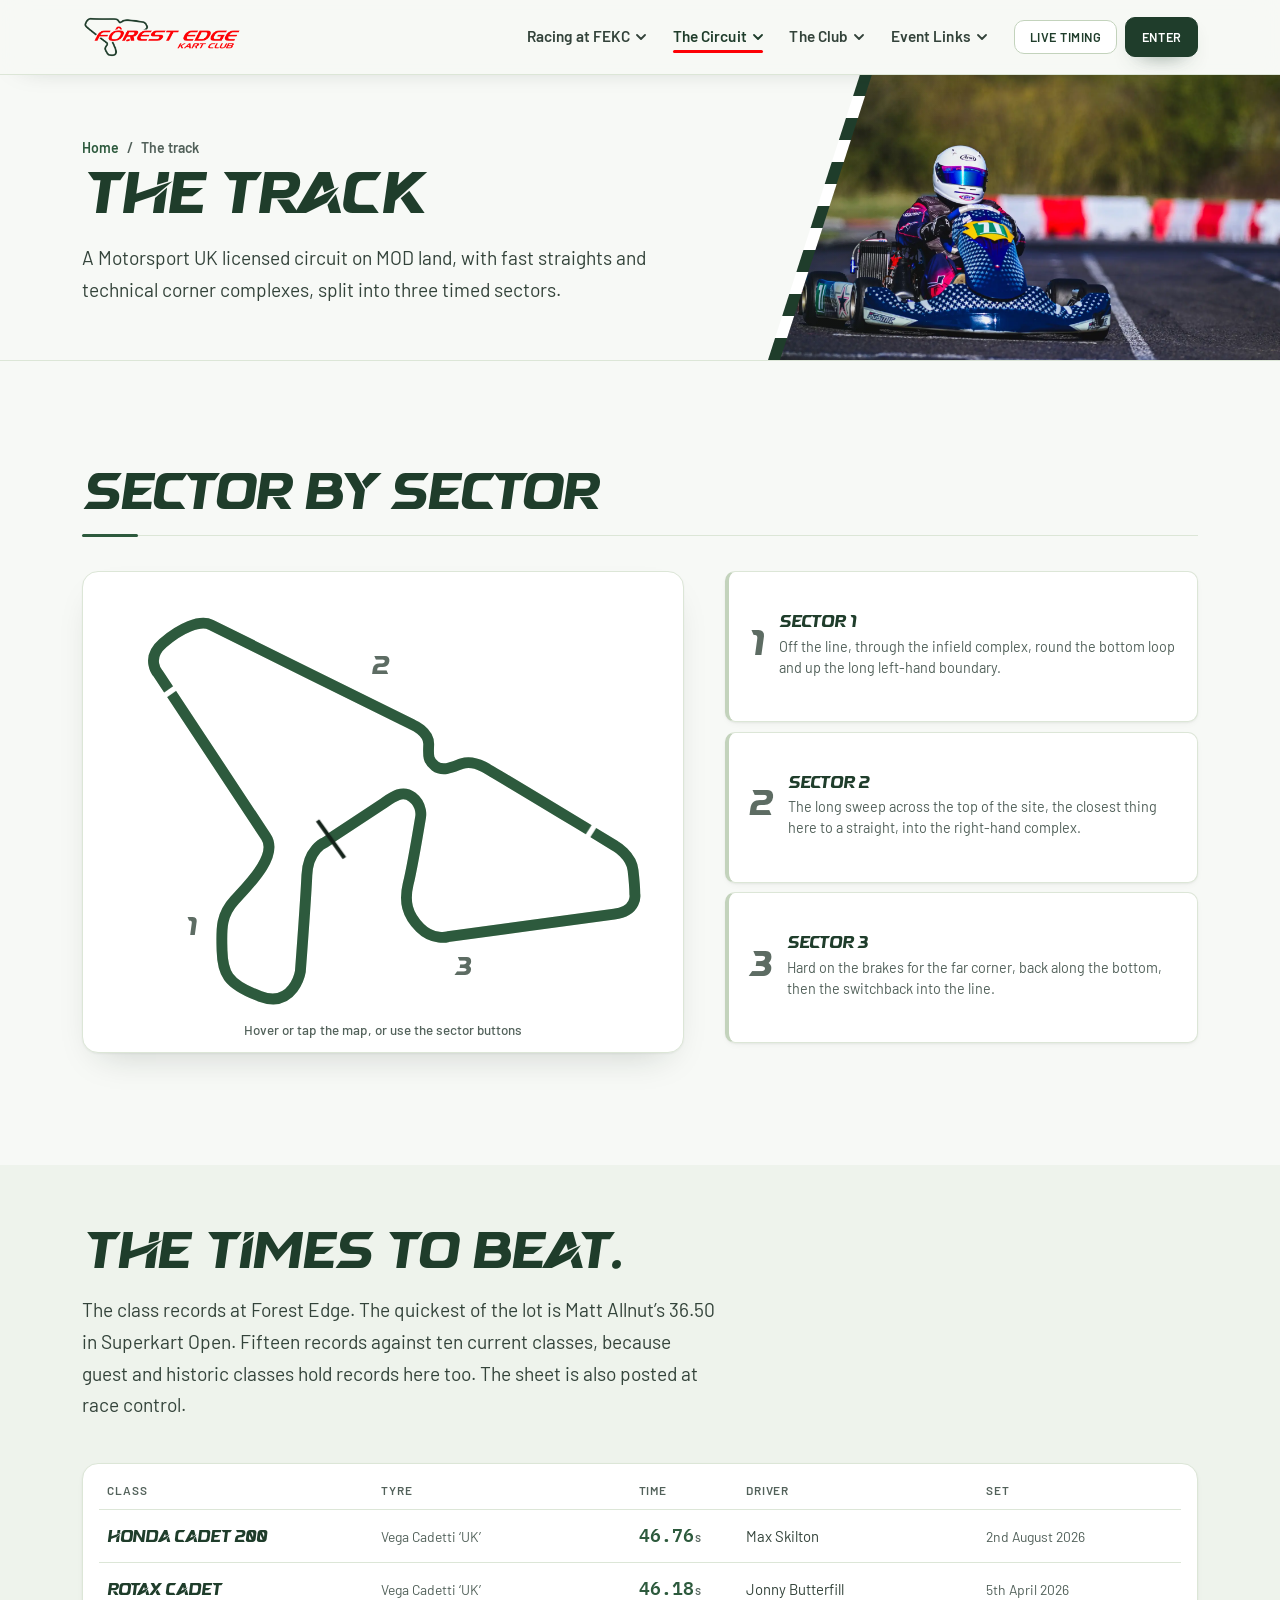
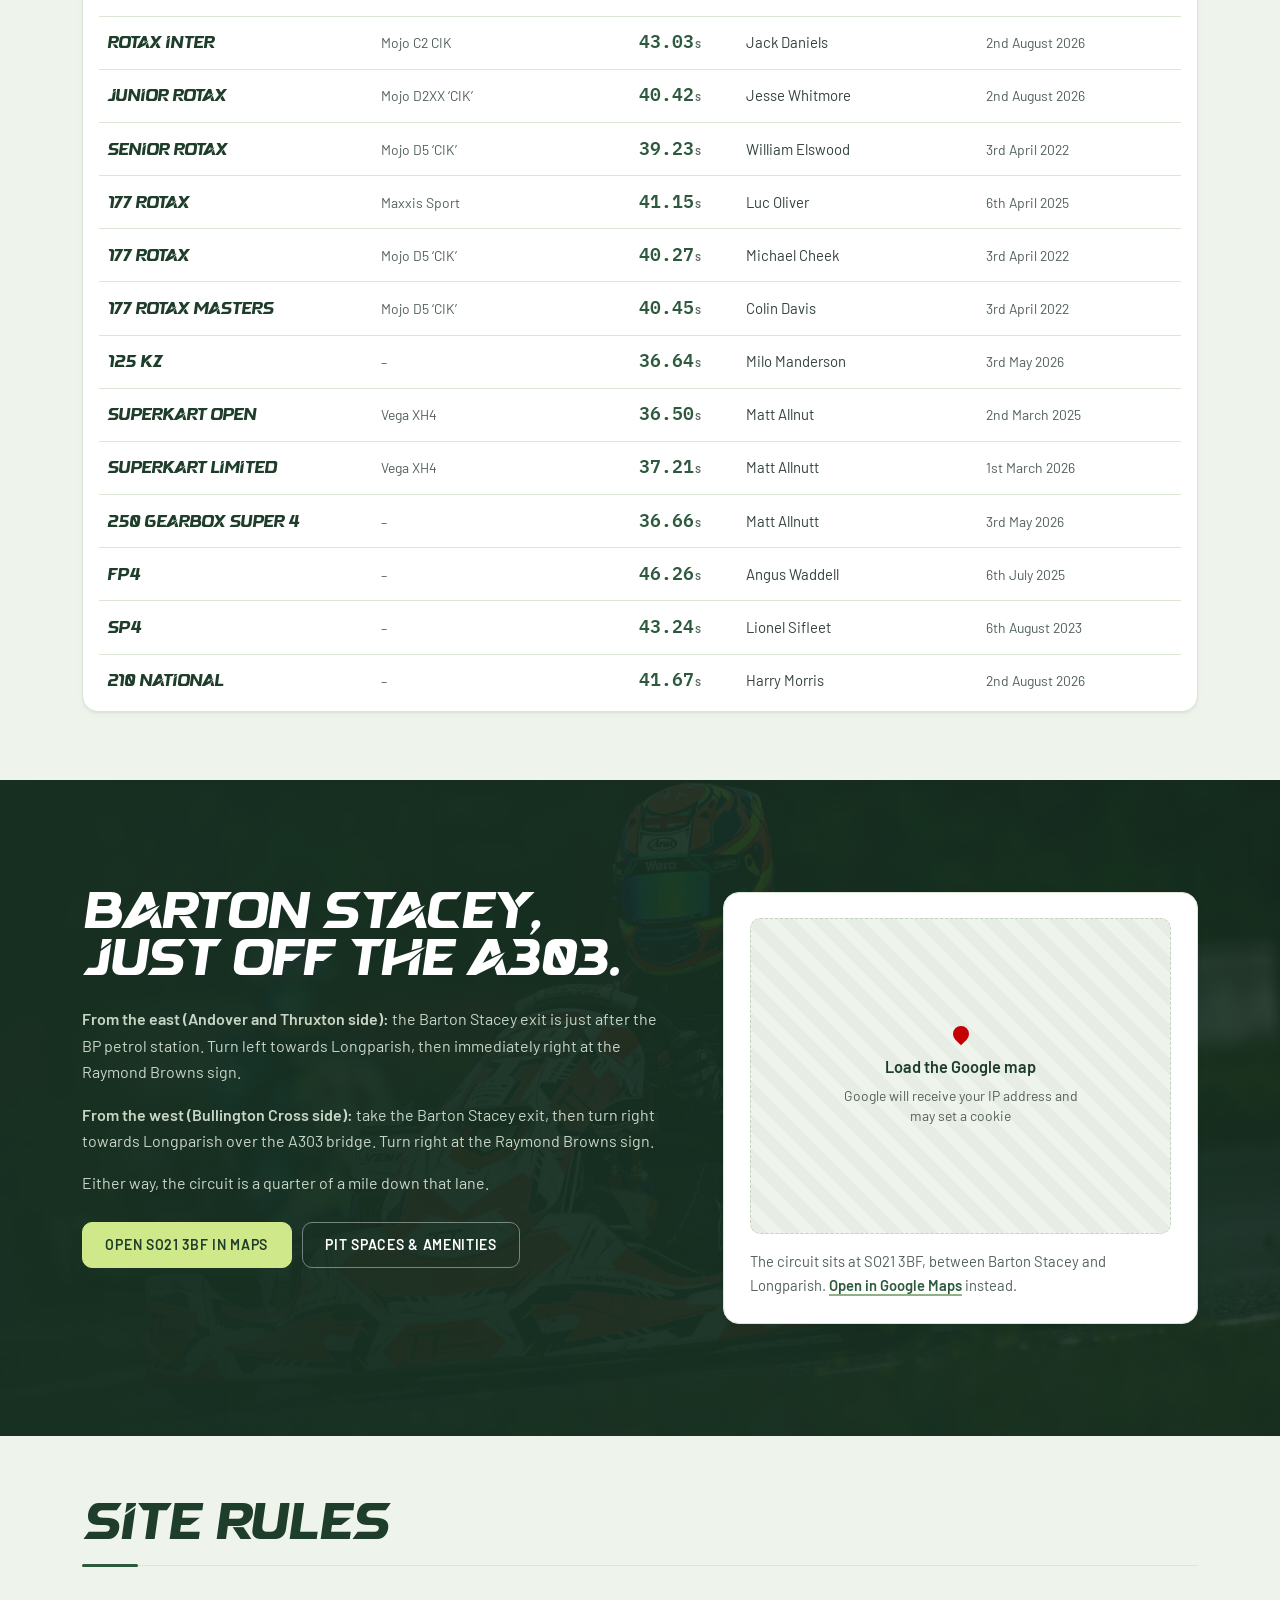
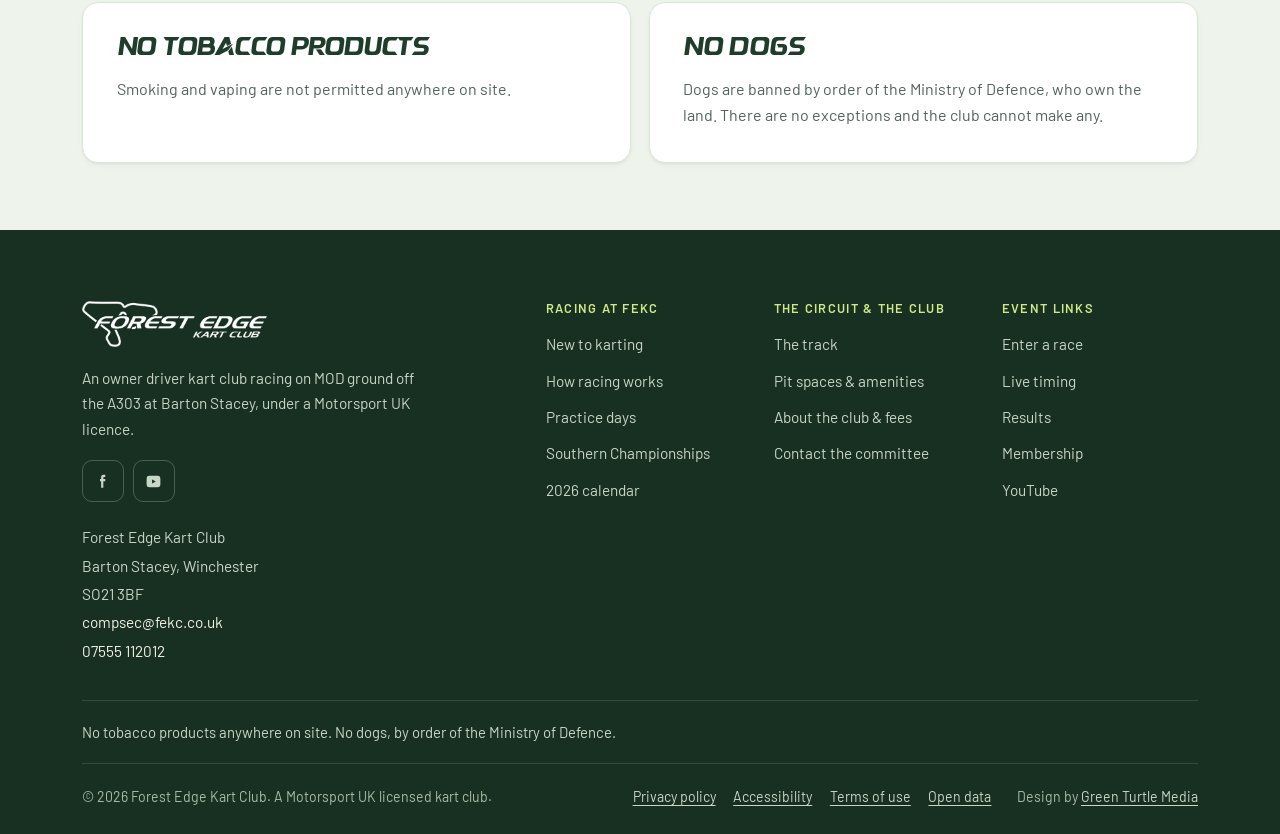
<file: track.html>
<!doctype html>
<html lang="en-GB">
<head>
<meta charset="utf-8">
<meta name="viewport" content="width=device-width,initial-scale=1">
<title>The track | Forest Edge Kart Club</title>
<meta name="description" content="The Forest Edge circuit: three timed sectors, lap records, a site plan, and directions to SO21 3BF just off the A303.">
<meta name="theme-color" content="#f7f9f6">
<link rel="canonical" href="https://fekc.co.uk/track.html">
<meta property="og:type" content="website">
<meta property="og:site_name" content="Forest Edge Kart Club">
<meta property="og:title" content="The track | Forest Edge Kart Club">
<meta property="og:description" content="The Forest Edge circuit: three timed sectors, lap records, a site plan, and directions to SO21 3BF just off the A303.">
<meta property="og:image" content="https://fekc.co.uk/assets/img/rotax-177.jpg">
<meta name="twitter:card" content="summary_large_image">
<link rel="icon" href="assets/img/favicon.png" sizes="any" type="image/png">
<link rel="apple-touch-icon" href="assets/img/apple-touch-icon.png">
<link rel="manifest" href="site.webmanifest">
<meta name="apple-mobile-web-app-title" content="Forest Edge">
<link rel="preload" href="assets/fonts/barlow-normal-400-latin.woff2" as="font" type="font/woff2" crossorigin>
<link rel="preload" href="assets/fonts/barlow-normal-600-latin.woff2" as="font" type="font/woff2" crossorigin>
<link rel="preload" href="assets/fonts/semakin-regular.otf" as="font" type="font/otf" crossorigin>
<link rel="stylesheet" href="assets/css/fonts.css?v=20261021-4">
<script>document.documentElement.className+=" js";</script>
<link rel="stylesheet" href="assets/css/main.css?v=20261021-4">
<script type="application/ld+json">{"@context":"https://schema.org","@type":"SportsOrganization","@id":"https://fekc.co.uk/#club","name":"Forest Edge Kart Club","alternateName":"FEKC","url":"https://fekc.co.uk/","logo":"https://fekc.co.uk/assets/img/logo.png","image":"https://fekc.co.uk/assets/img/hero-senior.jpg","email":"compsec@fekc.co.uk","telephone":"+44 7555 112012","sport":"Kart racing","address":{"@type":"PostalAddress","streetAddress":"Barton Stacey","addressLocality":"Winchester","addressRegion":"Hampshire","postalCode":"SO21 3BF","addressCountry":"GB"},"sameAs":["https://www.youtube.com/@forestedgekartclub2026"]}</script><script type="application/ld+json">{"@context":"https://schema.org","@type":"SportsActivityLocation","@id":"https://fekc.co.uk/#circuit","name":"Forest Edge Kart Club circuit","description":"A Motorsport UK licensed kart circuit on Ministry of Defence ground at Barton Stacey, off the A303 between Winchester and Andover.","url":"https://fekc.co.uk/track.html","image":"https://fekc.co.uk/assets/img/rotax-177.jpg","telephone":"+44 7555 112012","address":{"@type":"PostalAddress","streetAddress":"Barton Stacey","addressLocality":"Winchester","addressRegion":"Hampshire","postalCode":"SO21 3BF","addressCountry":"GB"},"geo":{"@type":"GeoCoordinates","latitude":51.18031,"longitude":-1.36438},"isAccessibleForFree":false,"publicAccess":true,"parentOrganization":{"@id":"https://fekc.co.uk/#club"}}</script><script type="application/ld+json">{"@context":"https://schema.org","@type":"BreadcrumbList","itemListElement":[{"@type":"ListItem","position":1,"name":"Home","item":"https://fekc.co.uk/"},{"@type":"ListItem","position":2,"name":"The track","item":"https://fekc.co.uk/track.html"}]}</script><script>window.FEKC_EVENTS=[{"iso": "2026-01-31", "name": "2025 Championship Awards Evening & Dinner Dance", "long": "Saturday 31st January 2026", "type": "Social", "kind": "social", "off": false}, {"iso": "2026-02-14", "name": "Pre-Season Practice", "long": "Saturday 14th February 2026", "type": "Practice", "kind": "practice", "off": false}, {"iso": "2026-02-28", "name": "Round 1 Practice", "long": "Saturday 28th February 2026", "type": "Practice", "kind": "practice", "off": false}, {"iso": "2026-03-01", "name": "Round 1 Race Day", "long": "Sunday 1st March 2026", "type": "Race day", "kind": "race", "off": false}, {"iso": "2026-03-14", "name": "Mid-Month Practice", "long": "Saturday 14th March 2026", "type": "Practice", "kind": "practice", "off": false}, {"iso": "2026-04-04", "name": "Round 2 Practice", "long": "Saturday 4th April 2026", "type": "Practice", "kind": "practice", "off": false}, {"iso": "2026-04-05", "name": "Round 2 Race Day", "long": "Sunday 5th April 2026", "type": "Race day", "kind": "race", "off": false}, {"iso": "2026-04-18", "name": "Mid-Month Practice", "long": "Saturday 18th April 2026", "type": "Practice", "kind": "practice", "off": false}, {"iso": "2026-05-02", "name": "Round 3 Practice", "long": "Saturday 2nd May 2026", "type": "Practice", "kind": "practice", "off": false}, {"iso": "2026-05-03", "name": "Round 3 Race Day", "long": "Sunday 3rd May 2026", "type": "Race day", "kind": "race", "off": false}, {"iso": "2026-05-16", "name": "Mid-Month Practice", "long": "Saturday 16th May 2026", "type": "Practice", "kind": "practice", "off": false}, {"iso": "2026-06-06", "name": "Round 4 Practice", "long": "Saturday 6th June 2026", "type": "Practice", "kind": "practice", "off": false}, {"iso": "2026-06-07", "name": "Round 4 Race Day", "long": "Sunday 7th June 2026", "type": "Race day", "kind": "race", "off": false}, {"iso": "2026-06-20", "name": "Mid-Month Practice", "long": "Saturday 20th June 2026", "type": "Practice", "kind": "practice", "off": false}, {"iso": "2026-07-04", "name": "Round 5 Practice", "long": "Saturday 4th July 2026", "type": "Practice", "kind": "practice", "off": false}, {"iso": "2026-07-05", "name": "Round 5 Race Day & NKF S4 250", "long": "Sunday 5th July 2026", "type": "Race day", "kind": "race", "off": false}, {"iso": "2026-07-18", "name": "Mid-Month Practice", "long": "Saturday 18th July 2026", "type": "Practice", "kind": "practice", "off": false}, {"iso": "2026-08-01", "name": "Round 6 Practice", "long": "Saturday 1st August 2026", "type": "Practice", "kind": "practice", "off": false}, {"iso": "2026-08-02", "name": "Round 6 Race Day & 210 Gearbox", "long": "Sunday 2nd August 2026", "type": "Race day", "kind": "race", "off": false}, {"iso": "2026-08-15", "name": "Mid-Month Practice", "long": "Saturday 15th August 2026", "type": "Cancelled: track repairs", "kind": "practice", "off": true}, {"iso": "2026-09-04", "name": "Round 7 Practice, Southern Championships", "long": "Friday 4th September 2026", "type": "Practice", "kind": "practice", "off": false}, {"iso": "2026-09-05", "name": "Southern Championships", "long": "Saturday 5th September 2026", "type": "Championship", "kind": "race", "off": false}, {"iso": "2026-09-06", "name": "Round 7 Race Day", "long": "Sunday 6th September 2026", "type": "Race day", "kind": "race", "off": false}, {"iso": "2026-09-19", "name": "Mid-Month Practice", "long": "Saturday 19th September 2026", "type": "Practice", "kind": "practice", "off": false}, {"iso": "2026-10-03", "name": "Round 8 Practice", "long": "Saturday 3rd October 2026", "type": "Practice", "kind": "practice", "off": false}, {"iso": "2026-10-04", "name": "Round 8 Race Day & FP4", "long": "Sunday 4th October 2026", "type": "Race day", "kind": "race", "off": false}, {"iso": "2026-10-17", "name": "Mid-Month Practice", "long": "Saturday 17th October 2026", "type": "Practice", "kind": "practice", "off": false}, {"iso": "2026-10-31", "name": "Round 9 Practice", "long": "Saturday 31st October 2026", "type": "Practice", "kind": "practice", "off": false}, {"iso": "2026-11-01", "name": "Round 9 Race Day", "long": "Sunday 1st November 2026", "type": "Race day", "kind": "race", "off": false}];</script></head>
<body>
<div class="notice" data-notice hidden><div class="wrap"><p><strong data-notice-title></strong> <span data-notice-body></span></p></div></div><a class="skip" href="#main">Skip to content</a><header class="hdr"><div class="hdr__in"><a class="brand" href="index.html" aria-label="Forest Edge Kart Club, home"><img src="assets/img/logo-light.png" alt="Forest Edge Kart Club" width="1100" height="303"></a><nav class="nav" aria-label="Primary"><div class="nav__i"><button class="nav__t" type="button" aria-expanded="false" aria-controls="nvg1">Racing at FEKC<svg class="nav__c" viewBox="0 0 10 6" aria-hidden="true" focusable="false"><path d="M1 1l4 4 4-4"/></svg></button><div class="nav__p" id="nvg1"><a href="start.html">New to karting</a><a href="racing.html">How racing works</a><a href="practice.html">Practice days</a><a href="southern-championships.html">Southern Championships</a><a href="calendar.html">2026 calendar</a></div></div><div class="nav__i" data-cur><button class="nav__t" type="button" aria-expanded="false" aria-controls="nvg2">The Circuit<svg class="nav__c" viewBox="0 0 10 6" aria-hidden="true" focusable="false"><path d="M1 1l4 4 4-4"/></svg></button><div class="nav__p" id="nvg2"><a href="track.html" aria-current="page">The track</a><a href="visiting.html">Pit spaces &amp; amenities</a></div></div><div class="nav__i"><button class="nav__t" type="button" aria-expanded="false" aria-controls="nvg3">The Club<svg class="nav__c" viewBox="0 0 10 6" aria-hidden="true" focusable="false"><path d="M1 1l4 4 4-4"/></svg></button><div class="nav__p" id="nvg3"><a href="club.html">About the club &amp; fees</a><a href="contact.html">Contact the committee</a></div></div><div class="nav__i"><button class="nav__t" type="button" aria-expanded="false" aria-controls="nvg4">Event Links<svg class="nav__c" viewBox="0 0 10 6" aria-hidden="true" focusable="false"><path d="M1 1l4 4 4-4"/></svg></button><div class="nav__p" id="nvg4"><a href="https://fekc.alphatiming.co.uk/" target="_blank" rel="noopener">Enter a race</a><a href="https://fekc.alphatiming.co.uk/entrylist" target="_blank" rel="noopener">Entry list</a><a href="https://live.alphatiming.co.uk/fekc" target="_blank" rel="noopener">Live timing</a><a href="https://results.alphatiming.co.uk/fekc/" target="_blank" rel="noopener">Results</a><a href="https://fekc.alphatiming.co.uk/users/sign_in" target="_blank" rel="noopener">Membership</a><a href="https://www.youtube.com/@forestedgekartclub2026/streams" target="_blank" rel="noopener">Watch on YouTube</a></div></div></nav><div class="hdr__cta"><a class="live" href="https://live.alphatiming.co.uk/fekc" target="_blank" rel="noopener" data-live><i aria-hidden="true"></i><span data-live-text>Live timing</span></a><a class="btn btn--red btn--sm" href="https://fekc.alphatiming.co.uk/" target="_blank" rel="noopener">Enter</a><button class="burger" type="button" aria-expanded="false" aria-controls="menu" aria-label="Open menu"><span></span><span></span><span></span></button></div></div></header><div class="menu" id="menu" aria-hidden="true"><div class="menu__in"><div class="menu__grp"><span class="lab">Racing at FEKC</span><a class="menu__l" href="start.html">New to karting</a><a class="menu__l" href="racing.html">How racing works</a><a class="menu__l" href="practice.html">Practice days</a><a class="menu__l" href="southern-championships.html">Southern Championships</a><a class="menu__l" href="calendar.html">2026 calendar</a></div><div class="menu__grp"><span class="lab">The Circuit</span><a class="menu__l" href="track.html" aria-current="page">The track</a><a class="menu__l" href="visiting.html">Pit spaces &amp; amenities</a></div><div class="menu__grp"><span class="lab">The Club</span><a class="menu__l" href="club.html">About the club &amp; fees</a><a class="menu__l" href="contact.html">Contact the committee</a></div><div class="menu__grp"><span class="lab">Event Links</span><a class="menu__l" href="https://fekc.alphatiming.co.uk/" target="_blank" rel="noopener">Enter a race</a><a class="menu__l" href="https://fekc.alphatiming.co.uk/entrylist" target="_blank" rel="noopener">Entry list</a><a class="menu__l" href="https://live.alphatiming.co.uk/fekc" target="_blank" rel="noopener">Live timing</a><a class="menu__l" href="https://results.alphatiming.co.uk/fekc/" target="_blank" rel="noopener">Results</a><a class="menu__l" href="https://fekc.alphatiming.co.uk/users/sign_in" target="_blank" rel="noopener">Membership</a><a class="menu__l" href="https://www.youtube.com/@forestedgekartclub2026/streams" target="_blank" rel="noopener">Watch on YouTube</a></div><div class="menu__foot"><a class="btn btn--red btn--full" href="https://fekc.alphatiming.co.uk/" target="_blank" rel="noopener">Enter a race</a><a class="btn btn--ghost btn--full" href="tel:+447555112012">Call 07555 112012</a></div></div></div>
<main id="main">
<section class="phd"><div class="phd__bg"><picture><source type="image/webp" sizes="100vw" srcset="assets/img/rotax-177-640.webp 640w, assets/img/rotax-177-1100.webp 1100w, assets/img/rotax-177-1800.webp 1800w"><img src="assets/img/rotax-177.jpg" alt="A 177 Rotax kart clipping the kerb at Forest Edge" width="1400" height="933" loading="eager" decoding="async"></picture></div><div class="wrap"><nav class="crumb" aria-label="Breadcrumb"><a href="index.html">Home</a><span aria-hidden="true">/</span><span>The track</span></nav><h1 class="d">The track</h1><p class="lead">A Motorsport UK licensed circuit on MOD land, with fast straights and technical corner complexes, split into three timed sectors.</p></div></section><section class="sec"><div class="wrap"><h2 class="d shd shd--rule">Sector by sector</h2><div class="circuit"><figure class="circuit__fig"><svg viewBox="0 39 400 302" role="img" aria-labelledby="trkpage-t trkpage-d"><title id="trkpage-t">Map of the Forest Edge circuit</title><desc id="trkpage-d">The Forest Edge lap as a closed loop, split into three timed sectors numbered one to three, with the start and finish line marked across the infield section.</desc><path class="trk-base" d="M161.3,214.4c-2.7,1.8-4.4,2.9-4.4,2.9s-12.3,4.8-13.1,24.1c-0.9,19.3-4.8,70.9-4.8,70.9s-4.8,27.6-29.8,18.4c-24.9-9.2-27.6-17.9-28-33.7c-0.4-15.8-1.3-25.8,9.6-37.6c10.9-11.8,32-32.8,22.8-46.4L42.9,105.9M42.9,105.9L34,92.5c0,0-9.6-10.9,3.5-22.3c13.1-11.4,27.6-17.5,35.5-13.6c7.9,3.9,148.4,73.5,148.4,73.5s12.7,5,12.3,14.9c-0.3,8-0.8,11.6,4.8,15.8c6.3,4.6,14.4,0,19.7-1.8c5.3-1.8,9.6-0.9,15.8,2.2c4.4,2.2,52.6,31.4,79.6,47.7M353.4,208.9c10.7,6.5,18,10.9,18,10.9s11.8,6.6,13.1,17.9c1.3,11.4,1.3,17.5,1.3,17.5s2.2,12.7-15.3,14.9c-17.5,2.2-122.6,16.6-122.6,16.6s-10.9,3.1-20.6-6.6c-9.6-9.6-11.8-19.3-8.8-32c3.1-12.7,9.2-49.5,9.2-49.5s1.8-8.8-6.1-14.9c-7.9-6.1-15.8,0.9-22.3,5.3c-5.1,3.4-28.3,18.7-38.1,25.1"/><path class="trk-sec drawable" data-s="1" d="M161.3,214.4c-2.7,1.8-4.4,2.9-4.4,2.9s-12.3,4.8-13.1,24.1c-0.9,19.3-4.8,70.9-4.8,70.9s-4.8,27.6-29.8,18.4c-24.9-9.2-27.6-17.9-28-33.7c-0.4-15.8-1.3-25.8,9.6-37.6c10.9-11.8,32-32.8,22.8-46.4L42.9,105.9"/><path class="trk-sec drawable draw--2" data-s="2" d="M42.9,105.9L34,92.5c0,0-9.6-10.9,3.5-22.3c13.1-11.4,27.6-17.5,35.5-13.6c7.9,3.9,148.4,73.5,148.4,73.5s12.7,5,12.3,14.9c-0.3,8-0.8,11.6,4.8,15.8c6.3,4.6,14.4,0,19.7-1.8c5.3-1.8,9.6-0.9,15.8,2.2c4.4,2.2,52.6,31.4,79.6,47.7"/><path class="trk-sec drawable draw--3" data-s="3" d="M353.4,208.9c10.7,6.5,18,10.9,18,10.9s11.8,6.6,13.1,17.9c1.3,11.4,1.3,17.5,1.3,17.5s2.2,12.7-15.3,14.9c-17.5,2.2-122.6,16.6-122.6,16.6s-10.9,3.1-20.6-6.6c-9.6-9.6-11.8-19.3-8.8-32c3.1-12.7,9.2-49.5,9.2-49.5s1.8-8.8-6.1-14.9c-7.9-6.1-15.8,0.9-22.3,5.3c-5.1,3.4-28.3,18.7-38.1,25.1"/><line class="trk-tick" x1="55.5" y1="97.1" x2="30.2" y2="114.7"/><line class="trk-tick" x1="361.7" y1="195.8" x2="345.2" y2="221.7"/><text class="secn" data-s="1" x="58.2" y="280.6" text-anchor="middle" dominant-baseline="central">1</text><text class="secn" data-s="2" x="197.8" y="88.3" text-anchor="middle" dominant-baseline="central">2</text><text class="secn" data-s="3" x="258.8" y="310.4" text-anchor="middle" dominant-baseline="central">3</text><line class="trk-sf" x1="151.7" y1="200.9" x2="171.5" y2="228.6"/><path class="trk-hit" data-s="1" d="M161.3,214.4c-2.7,1.8-4.4,2.9-4.4,2.9s-12.3,4.8-13.1,24.1c-0.9,19.3-4.8,70.9-4.8,70.9s-4.8,27.6-29.8,18.4c-24.9-9.2-27.6-17.9-28-33.7c-0.4-15.8-1.3-25.8,9.6-37.6c10.9-11.8,32-32.8,22.8-46.4L42.9,105.9"><title>Sector 1</title></path><path class="trk-hit" data-s="2" d="M42.9,105.9L34,92.5c0,0-9.6-10.9,3.5-22.3c13.1-11.4,27.6-17.5,35.5-13.6c7.9,3.9,148.4,73.5,148.4,73.5s12.7,5,12.3,14.9c-0.3,8-0.8,11.6,4.8,15.8c6.3,4.6,14.4,0,19.7-1.8c5.3-1.8,9.6-0.9,15.8,2.2c4.4,2.2,52.6,31.4,79.6,47.7"><title>Sector 2</title></path><path class="trk-hit" data-s="3" d="M353.4,208.9c10.7,6.5,18,10.9,18,10.9s11.8,6.6,13.1,17.9c1.3,11.4,1.3,17.5,1.3,17.5s2.2,12.7-15.3,14.9c-17.5,2.2-122.6,16.6-122.6,16.6s-10.9,3.1-20.6-6.6c-9.6-9.6-11.8-19.3-8.8-32c3.1-12.7,9.2-49.5,9.2-49.5s1.8-8.8-6.1-14.9c-7.9-6.1-15.8,0.9-22.3,5.3c-5.1,3.4-28.3,18.7-38.1,25.1"><title>Sector 3</title></path></svg><figcaption class="circuit__cap">Hover or tap the map, or use the sector buttons</figcaption></figure><div class="secs"><button class="secbtn" type="button" data-s="1" aria-pressed="false"><span class="secbtn__n">1</span><span class="secbtn__b"><strong>Sector 1</strong><span>Off the line, through the infield complex, round the bottom loop and up the long left-hand boundary.</span></span></button><button class="secbtn" type="button" data-s="2" aria-pressed="false"><span class="secbtn__n">2</span><span class="secbtn__b"><strong>Sector 2</strong><span>The long sweep across the top of the site, the closest thing here to a straight, into the right-hand complex.</span></span></button><button class="secbtn" type="button" data-s="3" aria-pressed="false"><span class="secbtn__n">3</span><span class="secbtn__b"><strong>Sector 3</strong><span>Hard on the brakes for the far corner, back along the bottom, then the switchback into the line.</span></span></button></div></div></div></section><section class="sec sec--tight"><div class="wrap"><div class="hd"><h2 class="d">The times to beat.</h2><p class="lead">The class records at Forest Edge. The quickest of the lot is Matt Allnut&rsquo;s 36.50 in Superkart Open. Fifteen records against ten current classes, because guest and historic classes hold records here too. The sheet is also posted at race control.</p></div><ol class="recs"><li class="recs__h"><span class="rec__cls">Class</span><span class="rec__tyre">Tyre</span><span class="rec__t">Time</span><span class="rec__who">Driver</span><span class="rec__d">Set</span></li><li class="rec"><span class="rec__cls">Honda Cadet 200</span><span class="rec__tyre">Vega Cadetti &lsquo;UK&rsquo;</span><span class="rec__t">46.76<i>s</i></span><span class="rec__who">Max Skilton</span><span class="rec__d">2nd August 2026</span></li><li class="rec"><span class="rec__cls">Rotax Cadet</span><span class="rec__tyre">Vega Cadetti &lsquo;UK&rsquo;</span><span class="rec__t">46.18<i>s</i></span><span class="rec__who">Jonny Butterfill</span><span class="rec__d">5th April 2026</span></li><li class="rec"><span class="rec__cls">Rotax Inter</span><span class="rec__tyre">Mojo C2 CIK</span><span class="rec__t">43.03<i>s</i></span><span class="rec__who">Jack Daniels</span><span class="rec__d">2nd August 2026</span></li><li class="rec"><span class="rec__cls">Junior Rotax</span><span class="rec__tyre">Mojo D2XX &lsquo;CIK&rsquo;</span><span class="rec__t">40.42<i>s</i></span><span class="rec__who">Jesse Whitmore</span><span class="rec__d">2nd August 2026</span></li><li class="rec"><span class="rec__cls">Senior Rotax</span><span class="rec__tyre">Mojo D5 &lsquo;CIK&rsquo;</span><span class="rec__t">39.23<i>s</i></span><span class="rec__who">William Elswood</span><span class="rec__d">3rd April 2022</span></li><li class="rec"><span class="rec__cls">177 Rotax</span><span class="rec__tyre">Maxxis Sport</span><span class="rec__t">41.15<i>s</i></span><span class="rec__who">Luc Oliver</span><span class="rec__d">6th April 2025</span></li><li class="rec"><span class="rec__cls">177 Rotax</span><span class="rec__tyre">Mojo D5 &lsquo;CIK&rsquo;</span><span class="rec__t">40.27<i>s</i></span><span class="rec__who">Michael Cheek</span><span class="rec__d">3rd April 2022</span></li><li class="rec"><span class="rec__cls">177 Rotax Masters</span><span class="rec__tyre">Mojo D5 &lsquo;CIK&rsquo;</span><span class="rec__t">40.45<i>s</i></span><span class="rec__who">Colin Davis</span><span class="rec__d">3rd April 2022</span></li><li class="rec"><span class="rec__cls">125 KZ</span><span class="rec__tyre">&ndash;</span><span class="rec__t">36.64<i>s</i></span><span class="rec__who">Milo Manderson</span><span class="rec__d">3rd May 2026</span></li><li class="rec"><span class="rec__cls">Superkart Open</span><span class="rec__tyre">Vega XH4</span><span class="rec__t">36.50<i>s</i></span><span class="rec__who">Matt Allnut</span><span class="rec__d">2nd March 2025</span></li><li class="rec"><span class="rec__cls">Superkart Limited</span><span class="rec__tyre">Vega XH4</span><span class="rec__t">37.21<i>s</i></span><span class="rec__who">Matt Allnutt</span><span class="rec__d">1st March 2026</span></li><li class="rec"><span class="rec__cls">250 Gearbox Super 4</span><span class="rec__tyre">&ndash;</span><span class="rec__t">36.66<i>s</i></span><span class="rec__who">Matt Allnutt</span><span class="rec__d">3rd May 2026</span></li><li class="rec"><span class="rec__cls">FP4</span><span class="rec__tyre">&ndash;</span><span class="rec__t">46.26<i>s</i></span><span class="rec__who">Angus Waddell</span><span class="rec__d">6th July 2025</span></li><li class="rec"><span class="rec__cls">SP4</span><span class="rec__tyre">&ndash;</span><span class="rec__t">43.24<i>s</i></span><span class="rec__who">Lionel Sifleet</span><span class="rec__d">6th August 2023</span></li><li class="rec"><span class="rec__cls">210 National</span><span class="rec__tyre">&ndash;</span><span class="rec__t">41.67<i>s</i></span><span class="rec__who">Harry Morris</span><span class="rec__d">2nd August 2026</span></li></ol></div></section><section class="sec band"><div class="band__bg"><picture><source type="image/webp" sizes="100vw" srcset="assets/img/junior-max-640.webp 640w, assets/img/junior-max-1100.webp 1100w, assets/img/junior-max-1800.webp 1800w"><img src="assets/img/junior-max.jpg" alt="" aria-hidden="true" width="1400" height="933" loading="lazy" decoding="async"></picture></div><div class="wrap"><div class="split split--w"><div><h2 class="d">Barton Stacey,<br>just off the A303.</h2><div class="prose" style="margin-top:1.2rem"><p><strong>From the east (Andover and Thruxton side):</strong> the Barton Stacey exit is just after the BP petrol station. Turn left towards Longparish, then immediately right at the Raymond Browns sign.</p><p><strong>From the west (Bullington Cross side):</strong> take the Barton Stacey exit, then turn right towards Longparish over the A303 bridge. Turn right at the Raymond Browns sign.</p><p>Either way, the circuit is a quarter of a mile down that lane.</p></div><div class="btns" style="margin-top:1.6rem"><a class="btn btn--red" href="https://www.google.com/maps/search/?api=1&amp;query=51.18031,-1.36438" target="_blank" rel="noopener">Open SO21 3BF in Maps</a><a class="btn btn--ghost" href="visiting.html">Pit spaces &amp; amenities</a></div></div><figure class="mapfig"><div class="mapfig__box" data-map data-src="https://maps.google.com/maps?q=51.18031,-1.36438&amp;t=k&amp;z=15&amp;ie=UTF8&amp;output=embed"><button class="mapfig__load" type="button"><span class="mapfig__pin" aria-hidden="true"></span><span class="mapfig__t">Load the Google map</span><span class="mapfig__s">Google will receive your IP address and may set a cookie</span></button></div><figcaption>The circuit sits at SO21 3BF, between Barton Stacey and Longparish. <a href="https://www.google.com/maps/search/?api=1&amp;query=51.18031,-1.36438" target="_blank" rel="noopener">Open in Google Maps</a> instead.</figcaption></figure></div></div></section><section class="sec sec--tight"><div class="wrap"><h2 class="d shd shd--rule">Site rules</h2><div class="grid2 rv"><div class="panel"><h3 class="d">No tobacco products</h3><p class="mute">Smoking and vaping are not permitted anywhere on site.</p></div><div class="panel"><h3 class="d">No dogs</h3><p class="mute">Dogs are banned by order of the Ministry of Defence, who own the land. There are no exceptions and the club cannot make any.</p></div></div></div></section>
</main>
<footer class="ft"><div class="wrap"><div class="ft__top"><div class="ft__brand"><picture><source type="image/webp" srcset="assets/img/logo-white.webp"><img src="assets/img/logo-white.png" alt="Forest Edge Kart Club" width="1100" height="274" loading="lazy"></picture><p>An owner driver kart club racing on MOD ground off the A303 at Barton Stacey, under a Motorsport UK licence.</p><ul class="social"><li><a href="https://www.facebook.com/ForestEdgeKarting/" target="_blank" rel="noopener" aria-label="Forest Edge Kart Club on Facebook"><svg viewBox="0 0 24 24" aria-hidden="true" focusable="false"><path d="M14 9h-2.2V7.6c0-.6.4-.8.7-.8H14V4.4h-2c-2.2 0-2.7 1.7-2.7 2.7V9H8v2.6h1.3V19h2.5v-7.4H14z"/></svg></a></li><li><a href="https://www.youtube.com/@forestedgekartclub2026" target="_blank" rel="noopener" aria-label="Forest Edge Kart Club on YouTube"><svg viewBox="0 0 24 24" aria-hidden="true" focusable="false"><path d="M19.6 7.2a2 2 0 0 0-1.4-1.4C17 5.5 12 5.5 12 5.5s-5 0-6.2.3A2 2 0 0 0 4.4 7.2 21 21 0 0 0 4.1 12a21 21 0 0 0 .3 4.8 2 2 0 0 0 1.4 1.4c1.2.3 6.2.3 6.2.3s5 0 6.2-.3a2 2 0 0 0 1.4-1.4 21 21 0 0 0 .3-4.8 21 21 0 0 0-.3-4.8zM10.4 14.4V9.6l4.2 2.4z"/></svg></a></li></ul><address class="ft__addr">Forest Edge Kart Club<br>Barton Stacey, Winchester<br>SO21 3BF<br><a href="mailto:compsec@fekc.co.uk">compsec@fekc.co.uk</a><br><a href="tel:+447555112012">07555 112012</a></address></div><div class="ft__cols"><div class="ft__col"><h2 class="ft__h">Racing at FEKC</h2><ul><li><a href="start.html">New to karting</a></li><li><a href="racing.html">How racing works</a></li><li><a href="practice.html">Practice days</a></li><li><a href="southern-championships.html">Southern Championships</a></li><li><a href="calendar.html">2026 calendar</a></li></ul></div><div class="ft__col"><h2 class="ft__h">The Circuit &amp; The Club</h2><ul><li><a href="track.html">The track</a></li><li><a href="visiting.html">Pit spaces &amp; amenities</a></li><li><a href="club.html">About the club &amp; fees</a></li><li><a href="contact.html">Contact the committee</a></li></ul></div><div class="ft__col"><h2 class="ft__h">Event Links</h2><ul><li><a href="https://fekc.alphatiming.co.uk/" target="_blank" rel="noopener">Enter a race</a></li><li><a href="https://live.alphatiming.co.uk/fekc" target="_blank" rel="noopener">Live timing</a></li><li><a href="https://results.alphatiming.co.uk/fekc/" target="_blank" rel="noopener">Results</a></li><li><a href="https://fekc.alphatiming.co.uk/users/sign_in" target="_blank" rel="noopener">Membership</a></li><li><a href="https://www.youtube.com/@forestedgekartclub2026/streams" target="_blank" rel="noopener">YouTube</a></li></ul></div></div></div><p class="ft__rules">No tobacco products anywhere on site. No dogs, by order of the Ministry of Defence.</p><div class="ft__bot"><p>&copy; 2026 Forest Edge Kart Club. A Motorsport UK licensed kart club.</p><p class="ft__legal"><a href="privacy.html">Privacy policy</a><a href="accessibility.html">Accessibility</a><a href="terms.html">Terms of use</a><a href="data.html">Open data</a></p><p class="ft__by">Design by <a href="https://greenturtle.media" target="_blank" rel="noopener">Green Turtle Media</a></p></div></div></footer>
<script src="assets/js/main.js?v=20261021-4" defer></script>
</body>
</html>
</file>
<file: assets/css/fonts.css>
/* Self-hosted type. Archivo, Barlow and IBM Plex Mono are all
   SIL Open Font License 1.1. Regenerate with tools/fetch_fonts.py. */

/* latin-ext */
@font-face {
  font-family: 'Archivo';
  font-style: italic;
  font-weight: 700 800;
  font-stretch: 100% 125%;
  font-display: swap;
  src: url(../fonts/archivo-italic-700to800-latin-ext.woff2) format('woff2');
  unicode-range: U+0100-02BA, U+02BD-02C5, U+02C7-02CC, U+02CE-02D7, U+02DD-02FF, U+0304, U+0308, U+0329, U+1D00-1DBF, U+1E00-1E9F, U+1EF2-1EFF, U+2020, U+20A0-20AB, U+20AD-20C0, U+2113, U+2C60-2C7F, U+A720-A7FF;
}

/* latin */
@font-face {
  font-family: 'Archivo';
  font-style: italic;
  font-weight: 700 800;
  font-stretch: 100% 125%;
  font-display: swap;
  src: url(../fonts/archivo-italic-700to800-latin.woff2) format('woff2');
  unicode-range: U+0000-00FF, U+0131, U+0152-0153, U+02BB-02BC, U+02C6, U+02DA, U+02DC, U+0304, U+0308, U+0329, U+2000-206F, U+20AC, U+2122, U+2191, U+2193, U+2212, U+2215, U+FEFF, U+FFFD;
}

/* latin-ext */
@font-face {
  font-family: 'Archivo';
  font-style: normal;
  font-weight: 400 800;
  font-stretch: 100% 125%;
  font-display: swap;
  src: url(../fonts/archivo-normal-400to800-latin-ext.woff2) format('woff2');
  unicode-range: U+0100-02BA, U+02BD-02C5, U+02C7-02CC, U+02CE-02D7, U+02DD-02FF, U+0304, U+0308, U+0329, U+1D00-1DBF, U+1E00-1E9F, U+1EF2-1EFF, U+2020, U+20A0-20AB, U+20AD-20C0, U+2113, U+2C60-2C7F, U+A720-A7FF;
}

/* latin */
@font-face {
  font-family: 'Archivo';
  font-style: normal;
  font-weight: 400 800;
  font-stretch: 100% 125%;
  font-display: swap;
  src: url(../fonts/archivo-normal-400to800-latin.woff2) format('woff2');
  unicode-range: U+0000-00FF, U+0131, U+0152-0153, U+02BB-02BC, U+02C6, U+02DA, U+02DC, U+0304, U+0308, U+0329, U+2000-206F, U+20AC, U+2122, U+2191, U+2193, U+2212, U+2215, U+FEFF, U+FFFD;
}

/* latin-ext */
@font-face {
  font-family: 'Barlow';
  font-style: italic;
  font-weight: 400;
  font-display: swap;
  src: url(../fonts/barlow-italic-400-latin-ext.woff2) format('woff2');
  unicode-range: U+0100-02BA, U+02BD-02C5, U+02C7-02CC, U+02CE-02D7, U+02DD-02FF, U+0304, U+0308, U+0329, U+1D00-1DBF, U+1E00-1E9F, U+1EF2-1EFF, U+2020, U+20A0-20AB, U+20AD-20C0, U+2113, U+2C60-2C7F, U+A720-A7FF;
}

/* latin */
@font-face {
  font-family: 'Barlow';
  font-style: italic;
  font-weight: 400;
  font-display: swap;
  src: url(../fonts/barlow-italic-400-latin.woff2) format('woff2');
  unicode-range: U+0000-00FF, U+0131, U+0152-0153, U+02BB-02BC, U+02C6, U+02DA, U+02DC, U+0304, U+0308, U+0329, U+2000-206F, U+20AC, U+2122, U+2191, U+2193, U+2212, U+2215, U+FEFF, U+FFFD;
}

/* latin-ext */
@font-face {
  font-family: 'Barlow';
  font-style: normal;
  font-weight: 400;
  font-display: swap;
  src: url(../fonts/barlow-normal-400-latin-ext.woff2) format('woff2');
  unicode-range: U+0100-02BA, U+02BD-02C5, U+02C7-02CC, U+02CE-02D7, U+02DD-02FF, U+0304, U+0308, U+0329, U+1D00-1DBF, U+1E00-1E9F, U+1EF2-1EFF, U+2020, U+20A0-20AB, U+20AD-20C0, U+2113, U+2C60-2C7F, U+A720-A7FF;
}

/* latin */
@font-face {
  font-family: 'Barlow';
  font-style: normal;
  font-weight: 400;
  font-display: swap;
  src: url(../fonts/barlow-normal-400-latin.woff2) format('woff2');
  unicode-range: U+0000-00FF, U+0131, U+0152-0153, U+02BB-02BC, U+02C6, U+02DA, U+02DC, U+0304, U+0308, U+0329, U+2000-206F, U+20AC, U+2122, U+2191, U+2193, U+2212, U+2215, U+FEFF, U+FFFD;
}

/* latin-ext */
@font-face {
  font-family: 'Barlow';
  font-style: normal;
  font-weight: 500;
  font-display: swap;
  src: url(../fonts/barlow-normal-500-latin-ext.woff2) format('woff2');
  unicode-range: U+0100-02BA, U+02BD-02C5, U+02C7-02CC, U+02CE-02D7, U+02DD-02FF, U+0304, U+0308, U+0329, U+1D00-1DBF, U+1E00-1E9F, U+1EF2-1EFF, U+2020, U+20A0-20AB, U+20AD-20C0, U+2113, U+2C60-2C7F, U+A720-A7FF;
}

/* latin */
@font-face {
  font-family: 'Barlow';
  font-style: normal;
  font-weight: 500;
  font-display: swap;
  src: url(../fonts/barlow-normal-500-latin.woff2) format('woff2');
  unicode-range: U+0000-00FF, U+0131, U+0152-0153, U+02BB-02BC, U+02C6, U+02DA, U+02DC, U+0304, U+0308, U+0329, U+2000-206F, U+20AC, U+2122, U+2191, U+2193, U+2212, U+2215, U+FEFF, U+FFFD;
}

/* latin-ext */
@font-face {
  font-family: 'Barlow';
  font-style: normal;
  font-weight: 600;
  font-display: swap;
  src: url(../fonts/barlow-normal-600-latin-ext.woff2) format('woff2');
  unicode-range: U+0100-02BA, U+02BD-02C5, U+02C7-02CC, U+02CE-02D7, U+02DD-02FF, U+0304, U+0308, U+0329, U+1D00-1DBF, U+1E00-1E9F, U+1EF2-1EFF, U+2020, U+20A0-20AB, U+20AD-20C0, U+2113, U+2C60-2C7F, U+A720-A7FF;
}

/* latin */
@font-face {
  font-family: 'Barlow';
  font-style: normal;
  font-weight: 600;
  font-display: swap;
  src: url(../fonts/barlow-normal-600-latin.woff2) format('woff2');
  unicode-range: U+0000-00FF, U+0131, U+0152-0153, U+02BB-02BC, U+02C6, U+02DA, U+02DC, U+0304, U+0308, U+0329, U+2000-206F, U+20AC, U+2122, U+2191, U+2193, U+2212, U+2215, U+FEFF, U+FFFD;
}

/* latin-ext */
@font-face {
  font-family: 'IBM Plex Mono';
  font-style: normal;
  font-weight: 400;
  font-display: swap;
  src: url(../fonts/ibm-plex-mono-normal-400-latin-ext.woff2) format('woff2');
  unicode-range: U+0100-02BA, U+02BD-02C5, U+02C7-02CC, U+02CE-02D7, U+02DD-02FF, U+0304, U+0308, U+0329, U+1D00-1DBF, U+1E00-1E9F, U+1EF2-1EFF, U+2020, U+20A0-20AB, U+20AD-20C0, U+2113, U+2C60-2C7F, U+A720-A7FF;
}

/* latin */
@font-face {
  font-family: 'IBM Plex Mono';
  font-style: normal;
  font-weight: 400;
  font-display: swap;
  src: url(../fonts/ibm-plex-mono-normal-400-latin.woff2) format('woff2');
  unicode-range: U+0000-00FF, U+0131, U+0152-0153, U+02BB-02BC, U+02C6, U+02DA, U+02DC, U+0304, U+0308, U+0329, U+2000-206F, U+20AC, U+2122, U+2191, U+2193, U+2212, U+2215, U+FEFF, U+FFFD;
}

/* latin-ext */
@font-face {
  font-family: 'IBM Plex Mono';
  font-style: normal;
  font-weight: 500;
  font-display: swap;
  src: url(../fonts/ibm-plex-mono-normal-500-latin-ext.woff2) format('woff2');
  unicode-range: U+0100-02BA, U+02BD-02C5, U+02C7-02CC, U+02CE-02D7, U+02DD-02FF, U+0304, U+0308, U+0329, U+1D00-1DBF, U+1E00-1E9F, U+1EF2-1EFF, U+2020, U+20A0-20AB, U+20AD-20C0, U+2113, U+2C60-2C7F, U+A720-A7FF;
}

/* latin */
@font-face {
  font-family: 'IBM Plex Mono';
  font-style: normal;
  font-weight: 500;
  font-display: swap;
  src: url(../fonts/ibm-plex-mono-normal-500-latin.woff2) format('woff2');
  unicode-range: U+0000-00FF, U+0131, U+0152-0153, U+02BB-02BC, U+02C6, U+02DA, U+02DC, U+0304, U+0308, U+0329, U+2000-206F, U+20AC, U+2122, U+2191, U+2193, U+2212, U+2215, U+FEFF, U+FFFD;
}

/* latin-ext */
@font-face {
  font-family: 'IBM Plex Mono';
  font-style: normal;
  font-weight: 600;
  font-display: swap;
  src: url(../fonts/ibm-plex-mono-normal-600-latin-ext.woff2) format('woff2');
  unicode-range: U+0100-02BA, U+02BD-02C5, U+02C7-02CC, U+02CE-02D7, U+02DD-02FF, U+0304, U+0308, U+0329, U+1D00-1DBF, U+1E00-1E9F, U+1EF2-1EFF, U+2020, U+20A0-20AB, U+20AD-20C0, U+2113, U+2C60-2C7F, U+A720-A7FF;
}

/* latin */
@font-face {
  font-family: 'IBM Plex Mono';
  font-style: normal;
  font-weight: 600;
  font-display: swap;
  src: url(../fonts/ibm-plex-mono-normal-600-latin.woff2) format('woff2');
  unicode-range: U+0000-00FF, U+0131, U+0152-0153, U+02BB-02BC, U+02C6, U+02DA, U+02DC, U+0304, U+0308, U+0329, U+2000-206F, U+20AC, U+2122, U+2191, U+2193, U+2212, U+2215, U+FEFF, U+FFFD;
}
</file>
<file: assets/css/main.css>
/* ==========================================================================
   Forest Edge Kart Club
   Light paddock, forest greens. Pages sit on an off-white "paper" with sage
   lines and soft shadows; pine green carries headings, buttons and the
   structural bands. The racing language stays: Archivo italic headlines,
   mono timing and slanted photo panels with a kerb along the cut. Club red is kept for the logo,
   race days and the highlighted sector; hi-vis amber still means "live".
   ========================================================================== */
/* Semakin (Drizy Studio) for display type. It ships one weight with the
   slant built in, so it is registered for every weight and for both styles:
   the headings ask for italic 800, and this hands them the real letterforms
   instead of a synthesised bold on top of a synthesised slant. */
@font-face{
  font-family:"Semakin";font-style:normal;font-weight:100 900;font-display:swap;
  src:url(../fonts/semakin-regular.otf) format("opentype");
}
@font-face{
  font-family:"Semakin";font-style:italic;font-weight:100 900;font-display:swap;
  src:url(../fonts/semakin-regular.otf) format("opentype");
}
/* Barlow is drawn about 7.5% narrower than Arial. Scaling the fallback to
   match means the late swap to the web font doesn't reflow the header. */
@font-face{
  font-family:"Barlow Fallback";
  src:local("Arial"),local("Helvetica"),local("Liberation Sans"),local("Arimo");
  size-adjust:92.5%;ascent-override:108%;descent-override:21.6%;line-gap-override:0%;
}
:root{
  /* surfaces */
  --paper:#f7f9f6;
  --paper-2:#eef3ec;
  --card:#ffffff;
  --line:#dce6d7;
  --line-2:#c3d3bc;
  /* ink */
  --ink:#14231a;
  --ink-2:#33433a;
  --mute:#52615a;
  /* forest */
  --pine:#1f3d2b;
  --pine-2:#173022;
  --hunter:#2d5a3d;
  --moss:#426b3d;
  --fern:#8fb184;
  --lime:#cfe98a;
  /* on the pine bands */
  --on-dark:#f3f1e6;
  --on-dark-2:#c9d6c6;
  --on-dark-3:#a9bca7;
  /* signals */
  --red:#fd0105;        /* brand red - graphics only */
  --red-btn:#c40004;    /* red text / marks on light: 5.9:1 on white */
  --amber:#ffb000;      /* live, next on track */
  --amber-bg:#fff3d1;
  --amber-txt:#7a4b00;
  /* racing furniture */
  --kerb:repeating-linear-gradient(90deg,var(--pine) 0 16px,#fff 16px 32px);
  --kerb-v:repeating-linear-gradient(180deg,var(--pine) 0 22px,#fff 22px 44px);

  --display:"Semakin","Archivo","Arial Narrow",system-ui,sans-serif;
  --body:"Barlow","Barlow Fallback",system-ui,-apple-system,"Segoe UI",sans-serif;
  --mono:"IBM Plex Mono",ui-monospace,"SFMono-Regular",Menlo,monospace;
  --fs-hero:clamp(2.6rem,10.2vw,4.9rem);
  --fs-h2:clamp(1.85rem,6.4vw,3.25rem);
  --fs-h3:clamp(1.2rem,4.2vw,1.55rem);
  --fs-lead:clamp(1.02rem,3.6vw,1.2rem);
  --fs-sm:.9rem;
  --fs-label:.7rem;
  --gap:clamp(1.15rem,4vw,2rem);
  --sec:clamp(3.75rem,11vw,7rem);
  --wrap:1180px;
  --hdr:64px;
  --r:10px;
  --r-lg:16px;
  --shadow-sm:0 1px 2px rgba(20,35,26,.05),0 3px 10px -4px rgba(20,35,26,.08);
  --shadow:0 1px 2px rgba(20,35,26,.05),0 16px 36px -18px rgba(20,35,26,.22);
  --shadow-lg:0 2px 4px rgba(20,35,26,.05),0 32px 64px -30px rgba(20,35,26,.38);
  --ease:cubic-bezier(.22,.61,.36,1);
}
*,*::before,*::after{box-sizing:border-box}
html{-webkit-text-size-adjust:100%;scroll-behavior:smooth;scroll-padding-top:calc(var(--hdr) + 16px)}
body{
  margin:0;background:var(--paper);color:var(--ink);
  font:400 1rem/1.65 var(--body);
  -webkit-font-smoothing:antialiased;overflow-x:hidden;
}
img,svg,video{max-width:100%;display:block}
a{color:inherit;text-decoration:none}
button{font:inherit;color:inherit;background:none;border:0;cursor:pointer}
:focus-visible{outline:2.5px solid var(--hunter);outline-offset:3px;border-radius:4px}
::selection{background:var(--lime);color:var(--ink)}
.wrap{width:100%;max-width:var(--wrap);margin-inline:auto;padding-inline:var(--gap)}
.sr{position:absolute;width:1px;height:1px;padding:0;margin:-1px;overflow:hidden;clip:rect(0 0 0 0);white-space:nowrap;border:0}
.skip{position:absolute;left:var(--gap);top:-100px;z-index:200;background:var(--pine);color:#fff;padding:.7rem 1rem;border-radius:var(--r);font:600 .9rem/1 var(--body);transition:top .2s}
.skip:focus{top:10px}

/* ---------- type ---------- */
.d{
  font-family:var(--display);font-style:italic;font-weight:800;
  font-variation-settings:"wdth" 116,"wght" 800;
  text-transform:uppercase;line-height:.92;letter-spacing:-.005em;margin:0;
  color:var(--pine);overflow-wrap:break-word;
}
h1.d{font-size:var(--fs-hero)}
h2.d{font-size:var(--fs-h2)}
h3.d{font-size:var(--fs-h3);line-height:1.02}
.lab{font:600 .82rem/1.35 var(--body);letter-spacing:.005em;color:var(--mute)}
.lead{font-size:var(--fs-lead);color:var(--ink-2);max-width:58ch;margin:0}
p{margin:0 0 1rem}
p:last-child{margin-bottom:0}
.mute{color:var(--mute)}
.prose p{color:var(--ink-2);max-width:64ch}
/* inline links inside running text need to look like links */
main p a:not(.btn),main li a:not(.btn),.prose a:not(.btn),figcaption a{
  color:var(--hunter);font-weight:600;text-decoration:underline;text-decoration-thickness:1.5px;
  text-decoration-color:var(--fern);text-underline-offset:3px;transition:color .18s,text-decoration-color .18s;
}
main p a:not(.btn):hover,main li a:not(.btn):hover,
.prose a:not(.btn):hover,figcaption a:hover{color:var(--pine);text-decoration-color:currentColor}

/* ---------- notice banner ---------- */
.notice{background:var(--amber);color:var(--ink)}
.notice[data-level="urgent"]{background:var(--red-btn);color:#fff}
.notice p{margin:0;padding:.8rem 0;font-size:.95rem;line-height:1.5}
.notice strong{font-weight:700}
.notice a{color:inherit;text-decoration:underline;text-underline-offset:3px}

/* ---------- social ---------- */
.social{list-style:none;display:flex;gap:.55rem;margin:0 0 1.3rem;padding:0}
.social a{
  display:grid;place-items:center;width:42px;height:42px;
  border:1px solid rgba(255,255,255,.22);border-radius:var(--r);color:var(--on-dark-2);
  transition:color .18s,border-color .18s,background .18s;
}
.social a:hover{color:#fff;border-color:var(--lime);background:rgba(207,233,138,.1)}
.social svg{width:21px;height:21px;fill:currentColor}

/* ---------- header ---------- */
.hdr{
  position:sticky;top:0;z-index:100;height:var(--hdr);
  display:flex;align-items:center;
  background:rgba(247,249,246,.9);
  backdrop-filter:saturate(1.3) blur(14px);-webkit-backdrop-filter:saturate(1.3) blur(14px);
  box-shadow:0 1px 0 var(--line),0 10px 30px -24px rgba(20,35,26,.4);
}
.hdr__in{display:flex;align-items:center;gap:.9rem;width:100%;max-width:var(--wrap);margin-inline:auto;padding-inline:var(--gap)}
.brand{display:flex;align-items:center;flex:0 0 auto;margin-right:auto}
.brand img{height:clamp(30px,8.6vw,38px);width:auto}
.nav{display:none}
.hdr__cta{display:flex;align-items:center;gap:.5rem}
/* Racing happens on about 27 days a year, so the live badge only lights up
   when the calendar says there is actually something on. */
.live{
  display:inline-flex;align-items:center;gap:.5rem;
  padding:.62rem .95rem;border:1px solid var(--line-2);border-radius:var(--r);background:var(--card);
  font:600 .79rem/1 var(--body);letter-spacing:.04em;text-transform:uppercase;
  color:var(--pine);white-space:nowrap;
  transition:color .18s,border-color .18s,background .18s;
}
.live:hover{border-color:var(--pine)}
.live i{display:none}
/* Race day: amber is reserved for this */
.live--on{color:var(--ink);border-color:var(--amber);background:var(--amber)}
.live--on:hover{border-color:var(--ink);background:var(--amber)}
.live--on i{
  display:block;width:7px;height:7px;border-radius:50%;background:var(--ink);
  animation:pulse 2s var(--ease) infinite;
}
@keyframes pulse{0%,100%{opacity:1;transform:scale(1)}50%{opacity:.3;transform:scale(.75)}}
@media (max-width:419px){
  .live:not(.live--on){display:none}
  .hdr__in{gap:.6rem}
  .hdr__cta{gap:.35rem}
  .btn--sm{padding:.62rem .75rem;font-size:.74rem}
}
.burger{display:flex;flex-direction:column;align-items:center;justify-content:center;width:44px;height:44px;margin-right:-.4rem;background:var(--card);border:1px solid var(--line-2);border-radius:var(--r)}
.burger span{display:block;width:18px;height:2px;border-radius:2px;background:var(--pine);transition:transform .28s var(--ease),opacity .18s}
.burger span+span{margin-top:4px}
body.menu-open .burger span:nth-child(1){transform:translateY(6px) rotate(45deg)}
body.menu-open .burger span:nth-child(2){opacity:0}
body.menu-open .burger span:nth-child(3){transform:translateY(-6px) rotate(-45deg)}

/* ---------- mobile menu ---------- */
.menu{
  position:fixed;inset:var(--hdr) 0 0;z-index:99;background:var(--paper);
  overflow-y:auto;overscroll-behavior:contain;
  opacity:0;visibility:hidden;transform:translateY(-8px);
  transition:opacity .26s var(--ease),transform .26s var(--ease),visibility .26s;
}
body.menu-open{overflow:hidden}
body.menu-open .menu{opacity:1;visibility:visible;transform:none}
.menu__in{padding:1.6rem var(--gap) 3rem;max-width:var(--wrap);margin-inline:auto}
.menu__grp+.menu__grp{margin-top:2rem}
.menu__grp>.lab{display:block;padding-bottom:.7rem;border-bottom:2px solid var(--pine);color:var(--hunter)}
.menu__l{
  display:flex;align-items:center;gap:.65rem;padding:.85rem 0;
  border-bottom:1px solid var(--line);color:var(--pine);
  font-family:var(--display);font-style:italic;font-weight:700;
  font-variation-settings:"wdth" 112,"wght" 700;
  font-size:1.4rem;text-transform:uppercase;line-height:1;
  transition:color .18s;
}
.menu__l::before{content:"";width:0;height:3px;background:var(--red);transition:width .22s var(--ease);flex:0 0 auto}
.menu__l:hover,.menu__l:focus-visible,.menu__l[aria-current]{color:var(--hunter)}
.menu__l:hover::before,.menu__l[aria-current]::before{width:18px}
.menu__foot{margin-top:2.2rem;display:grid;gap:.6rem}

/* ---------- buttons ---------- */
.btn{
  display:inline-flex;align-items:center;justify-content:center;gap:.55rem;
  min-height:46px;padding:.92rem 1.4rem;border-radius:var(--r);
  font:600 .88rem/1 var(--body);letter-spacing:.05em;text-transform:uppercase;
  border:1.5px solid transparent;
  transition:background .18s,border-color .18s,color .18s,transform .2s var(--ease),box-shadow .2s var(--ease);
}
.btn:hover{transform:translateY(-1px)}
.btn:active{transform:translateY(1px)}
/* the primary action: pine, whatever the class name says */
.btn--red{background:var(--pine);color:#fff;border-color:var(--pine);box-shadow:0 10px 22px -14px rgba(31,61,43,.8)}
.btn--red:hover{background:var(--hunter);border-color:var(--hunter);box-shadow:0 14px 26px -14px rgba(31,61,43,.85)}
.btn--ghost{background:var(--card);border-color:var(--line-2);color:var(--pine)}
.btn--ghost:hover{border-color:var(--pine)}
.btn--sm{min-height:40px;padding:.62rem .95rem;font-size:.79rem}
.btn--full{width:100%}
.btns{display:flex;flex-wrap:wrap;gap:.65rem}

/* ---------- section strip ---------- */
.sec{padding-block:var(--sec)}
.sec--tight{padding-block:clamp(2.6rem,7vw,4.2rem)}
/* alternate sections take the sage wash, so long pages read in laps */
main>.sec:nth-child(even of .sec){background:var(--paper-2)}
.shd{font-size:clamp(1.6rem,4.8vw,2.3rem);margin-bottom:clamp(1.4rem,4vw,2.2rem)}
.shd--rule{position:relative;padding-bottom:.9rem;border-bottom:1px solid var(--line)}
.shd--rule::after{content:"";position:absolute;left:0;bottom:-2px;width:56px;height:3px;border-radius:2px;background:var(--hunter)}
.hd{display:grid;gap:.9rem;margin-bottom:clamp(1.6rem,5vw,2.6rem)}
.hd .lead{margin:0}

/* ---------- photo panels (home hero and page heads) ----------
   On a phone the photo sits across the top with an angled foot; from 900px it
   becomes a slanted panel on the right. Either way a kerb runs along the cut. */
.hero,.phd{position:relative;isolation:isolate;overflow:hidden;background:var(--paper)}
.hero__bg,.phd__bg{position:relative;z-index:-1;background:var(--kerb);
  margin-top:calc(-1 * var(--pad-top));margin-bottom:clamp(1.6rem,6vw,2.4rem);
  height:clamp(190px,52vw,380px);
  clip-path:polygon(0 0,100% 0,100% 84%,0 100%)}
.hero__bg img,.phd__bg img,.hero__bg::after,.phd__bg::after{
  position:absolute;inset:0;width:100%;height:100%;
  clip-path:polygon(0 0,100% 0,100% calc(84% - 9px),0 calc(100% - 9px))}
.hero__bg img,.phd__bg img{object-fit:cover}
.hero__bg::after,.phd__bg::after{content:"";background:linear-gradient(180deg,rgba(20,35,26,0) 55%,rgba(20,35,26,.28))}
.hero__bg img{object-position:58% 50%}
.phd__bg img{object-position:50% 45%}

/* ---------- hero ---------- */
.hero{--pad-top:clamp(3rem,10vw,6rem);padding-block:var(--pad-top) clamp(2.6rem,9vw,4.5rem)}
.hero__eyebrow{display:flex;flex-wrap:wrap;align-items:center;gap:.5rem .8rem;margin-bottom:1.4rem}
.hero__eyebrow .lab{color:var(--hunter);font-weight:700;text-transform:uppercase;letter-spacing:.08em;font-size:.76rem}
.dot{width:6px;height:6px;background:var(--red);border-radius:50%;flex:0 0 auto}
.hero h1{margin-bottom:1.4rem}
.hero h1 em{font-style:italic;color:var(--hunter)}
.hero .lead{margin-bottom:1.9rem}
.hero .btns{margin-bottom:2.6rem}

/* ---------- next on track: a pit board, chequered across the top ---------- */
.board{
  position:relative;background:var(--card);
  border:1px solid var(--line);border-radius:var(--r-lg);
  padding:1.4rem 1.3rem 1.2rem;max-width:33rem;box-shadow:var(--shadow);overflow:hidden;
}
.board::before{content:"";position:absolute;left:0;right:0;top:0;height:4px;background:var(--pine)}
.board__top{
  display:flex;justify-content:space-between;align-items:center;gap:1rem;
  padding-bottom:.75rem;border-bottom:1px solid var(--line);
}
.board__tag{
  font:700 .76rem/1 var(--body);letter-spacing:.03em;color:var(--amber-txt);background:var(--amber-bg);
  border:1px solid #f1d68f;border-radius:999px;padding:.38rem .65rem;white-space:nowrap;
}
.board__ev{
  font-family:var(--display);font-style:italic;font-weight:700;color:var(--pine);
  font-variation-settings:"wdth" 112,"wght" 700;text-transform:uppercase;
  font-size:1.22rem;line-height:1.1;margin:.9rem 0 .3rem;
}
.board__date{font:500 .94rem/1.4 var(--body);color:var(--mute);margin:0}
.board__foot{
  display:flex;flex-wrap:wrap;align-items:center;justify-content:space-between;
  gap:.5rem 1rem;margin-top:.95rem;padding-top:.85rem;border-top:1px solid var(--line);
}
.board__cd{
  display:flex;align-items:baseline;margin:0;color:var(--ink);
  font:600 clamp(1.5rem,6.5vw,2rem)/1 var(--mono);font-variant-numeric:tabular-nums;
  letter-spacing:-.02em;
}
.board__cd i{font:600 .8rem/1 var(--body);font-style:normal;color:var(--mute);margin:0 .62rem 0 .14rem}
.board__cd i:last-child{margin-right:0}
.board__go{
  display:inline-flex;align-items:center;gap:.4rem;margin-top:.9rem;
  font:700 .9rem/1 var(--body);color:var(--hunter);
  border-bottom:2px solid var(--fern);padding-bottom:.3rem;transition:color .18s,border-color .18s;
}
.board__go:hover{color:var(--pine);border-color:var(--pine)}

/* ---------- stat rail: a timing strip ---------- */
.rail{
  position:relative;display:grid;grid-template-columns:repeat(2,1fr);
  background:var(--card);border:1px solid var(--line);border-radius:var(--r-lg);
  box-shadow:var(--shadow-sm);overflow:hidden;
}
.rail>div{padding:1.25rem 1.2rem;border-color:var(--line);border-style:solid;border-width:0}
.rail>div:nth-child(odd){border-right-width:1px}
.rail>div:nth-child(-n+2){border-bottom-width:1px}
.rail b{display:block;font-family:var(--display);font-style:italic;font-weight:800;font-variation-settings:"wdth" 116,"wght" 800;font-size:clamp(1.7rem,6.2vw,2.5rem);line-height:1;margin-bottom:.5rem;color:var(--pine)}
.rail span{display:block;font:500 .88rem/1.35 var(--body);color:var(--mute)}

/* ---------- the circuit ---------- */
.circuit{display:grid;gap:clamp(1.2rem,4vw,2.4rem);align-items:center}
.circuit__fig{
  position:relative;margin:0;background:var(--card);
  border:1px solid var(--line);border-radius:var(--r-lg);box-shadow:var(--shadow);
  padding:clamp(1rem,3.5vw,1.8rem) clamp(1rem,3.5vw,1.8rem) .8rem;
}
.circuit svg{width:100%;height:auto;overflow:visible}
.circuit__cap{margin-top:.7rem;text-align:center;font:500 .84rem/1.3 var(--body);color:var(--mute)}
.trk-base{fill:none;stroke:var(--line);stroke-width:8;stroke-linecap:butt;stroke-linejoin:round}
/* butt caps, not round: a round cap adds half a stroke width past each sector
   boundary, which shows as an overshoot the moment one sector is highlighted */
.trk-sec{fill:none;stroke:var(--hunter);stroke-width:8;stroke-linecap:butt;stroke-linejoin:round;transition:stroke .28s,opacity .28s}
.trk-hit{fill:none;stroke:rgba(0,0,0,0);stroke-width:24;stroke-linecap:butt;cursor:pointer;pointer-events:stroke}
.trk-sf{stroke:var(--ink);stroke-width:3;stroke-linecap:butt}
.trk-tick{stroke:var(--card);stroke-width:4;stroke-linecap:butt}
.secn{
  font-family:var(--display);font-style:italic;font-weight:800;
  font-variation-settings:"wdth" 116,"wght" 800;font-size:19px;
  fill:#5d6c63;transition:fill .28s;
}
.circuit[data-active="1"] .trk-sec[data-s="1"],
.circuit[data-active="2"] .trk-sec[data-s="2"],
.circuit[data-active="3"] .trk-sec[data-s="3"]{stroke:var(--red-btn)}
.circuit[data-active="1"] .trk-sec:not([data-s="1"]),
.circuit[data-active="2"] .trk-sec:not([data-s="2"]),
.circuit[data-active="3"] .trk-sec:not([data-s="3"]){opacity:.2}
.circuit[data-active="1"] .secn[data-s="1"],
.circuit[data-active="2"] .secn[data-s="2"],
.circuit[data-active="3"] .secn[data-s="3"]{fill:var(--red-btn)}
/* draw-on: the sectors lay themselves down one after another */
.draw{stroke-dasharray:var(--len);stroke-dashoffset:var(--len);animation:draw 1.5s var(--ease) forwards}
.draw--2{animation-delay:.42s}
.draw--3{animation-delay:.84s}
@keyframes draw{to{stroke-dashoffset:0}}
.circuit--anim .secn,.circuit--anim .trk-tick,
.circuit--anim .trk-sf,.circuit--anim .circuit__cap{opacity:0;animation:fadein .6s var(--ease) 1.9s forwards}
@keyframes fadein{to{opacity:1}}
/* the SVG scales with its container, so map type needs more user units
   on a narrow screen to stay legible */
@media (max-width:900px){.secn{font-size:24px}}
.secs{display:grid;gap:.6rem;align-content:center}
.secbtn{
  display:grid;grid-template-columns:auto 1fr;gap:1rem;align-items:center;
  width:100%;text-align:left;padding:1rem 1.15rem;
  background:var(--card);border:1px solid var(--line);border-left:4px solid var(--line-2);
  border-radius:var(--r);box-shadow:var(--shadow-sm);
  transition:border-color .2s,box-shadow .2s,transform .2s var(--ease);
}
/* the highlight follows data-active, which the map and the cards both set,
   so hovering either one lights up the same sector in both places */
.circuit[data-active="1"] .secbtn[data-s="1"],
.circuit[data-active="2"] .secbtn[data-s="2"],
.circuit[data-active="3"] .secbtn[data-s="3"]{border-left-color:var(--red-btn);box-shadow:var(--shadow);transform:translateX(3px)}
.secbtn__n{
  font-family:var(--display);font-style:italic;font-weight:800;
  font-variation-settings:"wdth" 116,"wght" 800;
  font-size:2.2rem;line-height:.8;color:#5d6c63;transition:color .2s;
}
.circuit[data-active="1"] .secbtn[data-s="1"] .secbtn__n,
.circuit[data-active="2"] .secbtn[data-s="2"] .secbtn__n,
.circuit[data-active="3"] .secbtn[data-s="3"] .secbtn__n{color:var(--red-btn)}
.secbtn__b{display:grid;gap:.22rem}
.secbtn strong{
  font-family:var(--display);font-style:italic;font-weight:700;color:var(--pine);
  font-variation-settings:"wdth" 112,"wght" 700;text-transform:uppercase;
  font-size:1.02rem;line-height:1.1;
}
.secbtn span span,.secbtn__b>span{font-size:.9rem;color:var(--mute);line-height:1.45}
/* the lap record: a pine timing board */
.recbar{
  position:relative;display:flex;flex-wrap:wrap;align-items:baseline;gap:.35rem .8rem;
  margin-top:.6rem;padding:1.1rem 1.2rem;overflow:hidden;
  background:var(--pine);color:var(--on-dark);border-radius:var(--r);box-shadow:var(--shadow);
}
.recbar .lab{flex:1 0 100%;color:var(--on-dark-2)}
.recbar__t{font:600 1.7rem/1 var(--mono);color:var(--lime);font-variant-numeric:tabular-nums}
.recbar__t i{font:500 .84rem/1 var(--body);font-style:normal;color:var(--on-dark-2);margin-left:.12rem}
.recbar__w{font-size:.88rem;color:var(--on-dark-2)}
.recbar__l{flex:1 0 100%;margin-top:.45rem;font:700 .9rem/1 var(--body);color:var(--lime);transition:color .18s}
.recbar__l:hover{color:#fff}
.recbar :focus-visible{outline-color:var(--lime)}

/* ---------- age ladder ---------- */
.rungs{list-style:none;margin:0;padding:0;display:grid;gap:.55rem}
.rung{
  display:grid;gap:.15rem .95rem;align-items:baseline;
  padding:1rem 1.15rem;background:var(--card);border:1px solid var(--line);
  border-left:4px solid var(--hunter);border-radius:var(--r);box-shadow:var(--shadow-sm);
}
.rung__n{font-family:var(--display);font-style:italic;font-weight:700;color:var(--pine);
  font-variation-settings:"wdth" 112,"wght" 700;text-transform:uppercase;
  font-size:1.05rem;line-height:1.1}
.rung__a{font:600 .95rem/1.3 var(--mono);color:var(--hunter);font-variant-numeric:tabular-nums}
.rung__d{font-size:.93rem;color:var(--mute);line-height:1.5}
@media (min-width:700px){
  .rung{grid-template-columns:9rem 9rem 1fr}
  .rung>span{grid-row:1}
}

/* ---------- lap records ---------- */
/* One row per record. Five columns is too many for a phone, so the row reflows
   into a block there and only lines up as a table from 700px. */
.recs{list-style:none;margin:0;padding:0;display:grid;gap:.5rem}
.recs__h{display:none}
.rec{
  display:grid;grid-template-columns:1fr auto;gap:.15rem .9rem;align-items:baseline;
  padding:.9rem 1.05rem;background:var(--card);border:1px solid var(--line);border-radius:var(--r);
}
.rec__cls{font-family:var(--display);font-style:italic;font-weight:700;color:var(--pine);
  font-variation-settings:"wdth" 112,"wght" 700;text-transform:uppercase;
  font-size:1rem;line-height:1.15}
.rec__t{
  grid-row:1;grid-column:2;text-align:right;white-space:nowrap;
  font:600 1.15rem/1 var(--mono);color:var(--hunter);font-variant-numeric:tabular-nums;
}
.rec__t i{font:500 .78rem/1 var(--body);font-style:normal;color:var(--mute);margin-left:.1rem}
.rec__tyre{grid-column:1;font-size:.87rem;color:var(--mute)}
.rec__who{grid-column:1;font-size:.93rem;color:var(--ink-2)}
.rec__d{grid-column:1;font-size:.87rem;color:var(--mute)}
@media (min-width:700px){
  .recs{gap:0;background:var(--card);border:1px solid var(--line);border-radius:var(--r-lg);box-shadow:var(--shadow-sm);padding:.3rem 1rem;overflow:hidden}
  .recs__h,.rec{
    display:grid;grid-template-columns:1.5fr 1.4fr auto 1.3fr 1.1fr;
    gap:1.2rem;align-items:baseline;
    background:none;border:0;border-bottom:1px solid var(--line);border-radius:0;
    padding:.85rem .5rem;
  }
  .rec:last-child{border-bottom:0}
  .recs__h{padding-block:.9rem .7rem}
  .recs__h span{font:700 .74rem/1.3 var(--body);letter-spacing:.08em;text-transform:uppercase;color:var(--mute)}
  .rec>span{grid-row:1}
  .rec__cls{grid-column:1}
  .rec__tyre{grid-column:2}
  .rec__t{grid-column:3;text-align:left;min-width:5.5rem}
  .rec__who{grid-column:4}
  .rec__d{grid-column:5}
  .rec:hover{background:var(--paper)}
}

/* ---------- cards ---------- */
.cards{display:grid;gap:1.1rem}
.card{
  position:relative;display:flex;flex-direction:column;
  background:var(--card);border:1px solid var(--line);border-radius:var(--r-lg);overflow:hidden;
  box-shadow:var(--shadow-sm);
  transition:border-color .22s,transform .25s var(--ease),box-shadow .25s var(--ease);
}
a.card:hover{border-color:var(--line-2);transform:translateY(-4px);box-shadow:var(--shadow)}
.card__img{position:relative;aspect-ratio:16/10;overflow:hidden;background:var(--paper-2)}
.card__img img{width:100%;height:100%;object-fit:cover;transition:transform .5s var(--ease)}
a.card:hover .card__img img{transform:scale(1.045)}
.card__b{padding:1.25rem 1.25rem 1.4rem;display:flex;flex-direction:column;gap:.6rem;flex:1}
.card__b p{color:var(--mute);font-size:.95rem;flex:1;margin:0}
/* Document names are long single words ("SUPPLEMENTARY") in a wide-set display
   face inside a narrow card, so they get a smaller size than a section heading,
   and a break as a last resort rather than spilling out of the card. */
.card--doc h3{font-size:1.18rem;overflow-wrap:break-word;hyphens:auto}
.brk{display:none}
.card--doc .lab{margin-bottom:.2rem}
.card__go{display:inline-flex;align-items:center;gap:.45rem;font:700 .9rem/1 var(--body);letter-spacing:.005em;color:var(--hunter);transition:color .2s,gap .2s var(--ease)}
a.card:hover .card__go{color:var(--pine);gap:.65rem}

/* ---------- panels & lists ---------- */
.panel{background:var(--card);border:1px solid var(--line);border-radius:var(--r-lg);padding:clamp(1.3rem,4.5vw,2.1rem);box-shadow:var(--shadow-sm)}
/* the panel that matters most on a page: a red flag across the top */
.panel--red{position:relative;overflow:hidden;border-color:var(--line-2);box-shadow:var(--shadow)}
.panel--red::before{content:"";position:absolute;left:0;right:0;top:0;height:5px;background:var(--red-btn)}
.panel h3{margin-bottom:.9rem}
.panel--tall{display:flex;flex-direction:column}
.panel--tall > p:last-of-type{margin-bottom:0}
.panel--tall .btns{margin-top:auto;padding-top:1.25rem}
.panel--tall > .btn{margin-top:auto;align-self:flex-start}
.grid2{display:grid;gap:1.1rem}
.grid3{display:grid;gap:1.1rem}
.stack{display:grid;gap:clamp(1rem,3.5vw,1.6rem)}
.stack--lg{display:grid;gap:clamp(1.6rem,5vw,2.6rem)}
.dl{display:grid;gap:0;margin:0}
.dl>div{display:flex;justify-content:space-between;align-items:baseline;gap:1rem;padding:.85rem 0;border-bottom:1px solid var(--line)}
.dl>div:last-child{border-bottom:0;padding-bottom:0}
.dl dt{font-size:.96rem;color:var(--ink);margin:0}
.dl dt small{display:block;font:400 .86rem/1.4 var(--body);color:var(--mute);margin-top:.15rem}
.dl dd{margin:0;font:600 1.05rem/1.2 var(--mono);color:var(--hunter);font-variant-numeric:tabular-nums;white-space:nowrap;text-align:right}
.dl dd small{display:block;font:400 .82rem/1 var(--body);color:var(--mute);margin-top:.32rem}
.chips{display:flex;flex-wrap:wrap;gap:.5rem;list-style:none;margin:0;padding:0}
.chips li{
  font:600 .92rem/1 var(--body);letter-spacing:.005em;color:var(--pine);
  padding:.65rem .95rem;background:var(--card);border:1px solid var(--line-2);border-radius:999px;
}
.bul{list-style:none;margin:0;padding:0;display:grid;gap:.7rem}
.bul li{position:relative;padding-left:1.5rem;color:var(--ink-2);font-size:.97rem}
/* a tiny chequered flag for a bullet */
.bul li::before{content:"";position:absolute;left:0;top:.5em;width:10px;height:10px;border-radius:2px;background:conic-gradient(var(--pine) 0 25%,#fff 0 50%,var(--pine) 0 75%,#fff 0) 0 0/5px 5px;box-shadow:0 0 0 1px var(--pine)}
.steps{list-style:none;margin:0;padding:0;counter-reset:s;display:grid;gap:1.2rem}
.steps li{counter-increment:s;display:grid;grid-template-columns:auto 1fr;gap:.2rem 1rem}
.steps li::before{
  content:counter(s);grid-row:span 2;display:grid;place-items:center;width:1.9rem;height:1.9rem;border-radius:8px;
  background:var(--pine);color:#fff;font:600 .95rem/1 var(--mono)
}
.steps strong{font-family:var(--display);font-style:italic;font-weight:700;color:var(--pine);font-variation-settings:"wdth" 112,"wght" 700;text-transform:uppercase;font-size:1.05rem;line-height:1.1;align-self:center}
.steps span{color:var(--mute);font-size:.95rem;line-height:1.55}

/* ---------- calendar ---------- */
.cal{display:grid;gap:2.2rem;align-items:start}
.mon{background:var(--card);border:1px solid var(--line);border-radius:var(--r-lg);padding:1.1rem 1.2rem .4rem;box-shadow:var(--shadow-sm)}
.mon__h{display:flex;align-items:baseline;gap:.8rem;padding-bottom:.75rem;border-bottom:2px solid var(--pine);margin-bottom:.2rem}
.mon__h h3{margin:0}
.mon__h span{font:600 .84rem/1 var(--body);color:var(--mute)}
.ev{
  display:grid;grid-template-columns:auto 1fr;gap:.25rem .95rem;align-items:baseline;
  padding:.95rem 0;border-bottom:1px solid var(--line);
}
.mon .ev:last-child,.homecal .ev:last-child{border-bottom:0}
.ev__d{font:600 .95rem/1.3 var(--mono);color:var(--ink);font-variant-numeric:tabular-nums;white-space:nowrap;grid-row:span 2}
.ev__n{font-family:var(--display);font-style:italic;font-weight:700;color:var(--pine);font-variation-settings:"wdth" 112,"wght" 700;text-transform:uppercase;font-size:1rem;line-height:1.15}
.ev__t{font:600 .84rem/1.2 var(--body);color:var(--mute)}
.ev__note{
  display:inline-block;margin-left:.55rem;padding:.18rem .5rem;border-radius:999px;
  font:700 .76rem/1.3 var(--body);color:var(--amber-txt);
  background:var(--amber-bg);border:1px solid #f1d68f;
}
/* race days carry the club red */
.ev--race .ev__d{color:var(--red-btn)}
.ev--next{background:linear-gradient(90deg,var(--amber-bg),rgba(255,243,209,0) 75%);box-shadow:inset 4px 0 0 var(--amber);padding-left:1rem;border-radius:6px}
.ev--next .ev__t{color:var(--amber-txt)}
/* Past and cancelled dates step back by colour and weight rather than by
   opacity, so they still pass contrast. */
.ev--off .ev__n{text-decoration:line-through;text-decoration-thickness:2px;color:var(--mute)}
.ev--off .ev__t{color:var(--red-btn)}
.ev--past .ev__n{color:var(--mute);font-weight:600}
.ev--past .ev__d{color:var(--mute)}
.ev--past{background:var(--paper)}
.mon .ev--past,.homecal .ev--past{margin-inline:-.6rem;padding-inline:.6rem}
.ev__done{
  display:inline-flex;align-items:center;gap:.3rem;margin-right:.5rem;padding:.14rem .5rem;border-radius:999px;
  font:700 .72rem/1.3 var(--body);letter-spacing:.04em;text-transform:uppercase;
  color:var(--ink-2);background:var(--paper-2);border:1px solid var(--line-2);
}
.ev__done::before{content:"";width:.7em;height:.38em;border:solid currentColor;border-width:0 0 2px 2px;transform:translateY(-.12em) rotate(-45deg)}

.mon--done .mon__h{border-bottom-color:var(--line-2)}
.mon__done{margin-left:auto}
.homecal__end{padding:1rem 0;color:var(--mute)}
.homecal{background:var(--card);border:1px solid var(--line);border-radius:var(--r-lg);padding:.3rem 1.2rem;box-shadow:var(--shadow-sm)}
.homecal .ev:nth-of-type(n+7){display:none}
.homecal .ev:nth-of-type(6){border-bottom:0}

/* ---------- calendar: picking dates ---------- */
.ev__cb{display:none}
.calpick__hint{margin:0 0 clamp(1.4rem,4vw,2rem);color:var(--mute);font-size:.95rem}
.js .ev--pick{grid-template-columns:auto auto 1fr;cursor:pointer;border-radius:6px;transition:background .15s}
.js .ev--pick:hover{background:var(--paper)}
.js .ev__cb{
  display:block;grid-row:span 2;align-self:center;margin:0;
  width:19px;height:19px;accent-color:var(--pine);flex:0 0 auto;cursor:pointer;
}
.calpick{
  position:sticky;bottom:0;z-index:50;
  background:rgba(255,255,255,.94);border-top:1px solid var(--line);
  box-shadow:0 -14px 30px -22px rgba(20,35,26,.5);
  backdrop-filter:blur(8px);-webkit-backdrop-filter:blur(8px);
}
.calpick[hidden]{display:none}
.calpick__in{display:flex;flex-wrap:wrap;align-items:center;justify-content:space-between;gap:.7rem 1rem;padding-block:.85rem}
.calpick__n{margin:0;font:500 .9rem/1.3 var(--body);color:var(--mute)}
.calpick__n strong{font-family:var(--mono);font-weight:600;font-size:1.05rem;color:var(--ink);font-variant-numeric:tabular-nums;margin-right:.2rem}
.calpick--live .calpick__n strong{color:var(--hunter)}
.calpick__b{display:flex;flex-wrap:wrap;gap:.5rem}
.calpick .btn[disabled]{opacity:.45;cursor:not-allowed;transform:none;box-shadow:none}
.calpick .btn[disabled]:hover{background:var(--pine);border-color:var(--pine)}
@media (max-width:560px){
  .calpick__in{justify-content:center}
  .calpick__b{width:100%}
  .calpick__b .btn{flex:1 1 auto}
}

/* ---------- page head ---------- */
.phd{--pad-top:clamp(2.4rem,8vw,4.2rem);padding-block:var(--pad-top) clamp(2.2rem,7vw,3.4rem);border-bottom:1px solid var(--line)}
.crumb{display:flex;gap:.5rem;align-items:center;margin-bottom:1.05rem;font:600 .88rem/1 var(--body);color:var(--mute)}
.crumb a{color:var(--hunter);transition:color .18s}
.crumb a:hover{color:var(--pine)}
.phd h1{margin-bottom:1rem}
.phd .lead{color:var(--ink-2)}

/* ---------- legal pages ---------- */
.phd--plain{padding-block:clamp(2.4rem,8vw,4rem) clamp(1.8rem,5vw,2.6rem);background:var(--paper-2)}
.phd--plain::after{content:none}
.legal__date{margin-top:1.2rem;font-size:.93rem;color:var(--mute)}
.legal{max-width:72ch}
.legal .shd{
  font-family:var(--body);font-style:normal;font-weight:700;font-variation-settings:normal;
  font-size:1.25rem;line-height:1.35;letter-spacing:0;text-transform:none;color:var(--pine);
}
.legal .shd{margin-top:clamp(2rem,5vw,2.6rem);margin-bottom:.7rem;padding-bottom:0;border-bottom:0}
.legal .shd::after{content:none}
.legal .shd:first-child{margin-top:0}
.legal p{color:var(--ink-2);margin-bottom:1.05rem}
.legal a{color:var(--hunter);font-weight:600;text-decoration:underline;text-underline-offset:3px;text-decoration-thickness:1.5px;text-decoration-color:var(--fern);transition:color .18s}
.legal a:hover{color:var(--pine);text-decoration-color:currentColor}

/* ---------- media band: the deep-green anchor between light sections ---------- */
.band{position:relative;isolation:isolate;overflow:hidden;background:var(--pine-2);color:var(--on-dark)}
.band__bg{position:absolute;inset:0;z-index:-2}
.band__bg img{width:100%;height:100%;object-fit:cover}
.band__bg::after{content:"";position:absolute;inset:0;background:linear-gradient(90deg,rgba(23,48,34,.97) 0%,rgba(23,48,34,.9) 55%,rgba(23,48,34,.78)),linear-gradient(180deg,rgba(23,48,34,.3),rgba(23,48,34,.6))}
.band .d,.band h2,.band h3{color:#fff}
.band .lead,.band p{color:var(--on-dark-2)}
.band .lab,.band .mute{color:var(--on-dark-3)}
.band .shd--rule{border-color:rgba(255,255,255,.16)}
.band main p a:not(.btn),.band p a:not(.btn),.band li a:not(.btn){color:var(--lime);text-decoration-color:rgba(207,233,138,.5)}
.band p a:not(.btn):hover,.band li a:not(.btn):hover{color:#fff}
.band .btn--ghost{background:transparent;color:#fff;border-color:rgba(255,255,255,.4)}
.band .btn--ghost:hover{border-color:#fff;background:rgba(255,255,255,.06)}
.band .btn--red{background:var(--lime);border-color:var(--lime);color:var(--pine)}
.band .btn--red:hover{background:#e0f3ad;border-color:#e0f3ad}
.band .chips li{background:rgba(255,255,255,.08);border-color:rgba(255,255,255,.24);color:#fff}
.band .chips--red li{border-color:rgba(207,233,138,.45)}
.band :focus-visible{outline-color:var(--lime)}
/* White components sitting on a band are back on paper: undo the band's
   light-on-dark text inside them. */
.band :is(.panel,.card,.mapfig,.rung){color:var(--ink)}
.band :is(.panel,.card,.mapfig) :is(.d,h2,h3){color:var(--pine)}
.band :is(.panel,.mapfig) p{color:var(--ink-2)}
.band .card__b p,.band :is(.panel,.card,.mapfig) :is(.lab,.mute,figcaption,.mapfig__s){color:var(--mute)}
.band :is(.panel,.card,.mapfig) p a:not(.btn),.band :is(.panel,.card,.mapfig) li a:not(.btn),
.band .mapfig figcaption a{color:var(--hunter);text-decoration-color:var(--fern)}
.band :is(.panel,.card,.mapfig) p a:not(.btn):hover,.band .mapfig figcaption a:hover{color:var(--pine)}
.band :is(.panel,.card) .btn--ghost{background:var(--card);color:var(--pine);border-color:var(--line-2)}
.band :is(.panel,.card) .btn--ghost:hover{border-color:var(--pine);background:var(--card)}
.band :is(.panel,.card) .btn--red{background:var(--pine);border-color:var(--pine);color:#fff}
.band :is(.panel,.card,.mapfig) :focus-visible{outline-color:var(--hunter)}

/* ---------- map ---------- */
.mapfig{background:var(--card);border:1px solid var(--line);border-radius:var(--r-lg);padding:clamp(1rem,4vw,1.6rem);margin:0;box-shadow:var(--shadow-sm)}
.mapfig img{margin-inline:auto}
.mapfig__box{position:relative;aspect-ratio:4/3;border-radius:var(--r);overflow:hidden;background:var(--paper-2)}
.mapfig__box iframe{width:100%;height:100%;border:0;background:#e9e7e2}
.mapfig__load{
  position:absolute;inset:0;display:flex;flex-direction:column;align-items:center;
  justify-content:center;gap:.55rem;padding:1.5rem;text-align:center;
  background:repeating-linear-gradient(45deg,rgba(31,61,43,.035) 0 12px,transparent 12px 24px),var(--paper-2);
  border:1.5px dashed var(--line-2);border-radius:var(--r);transition:border-color .2s,background .2s;
}
.mapfig__load:hover{border-color:var(--hunter);background-color:var(--paper)}
.mapfig__pin{width:16px;height:16px;border-radius:50% 50% 50% 0;transform:rotate(-45deg);background:var(--red-btn);margin-bottom:.35rem}
.mapfig__t{font:700 1.02rem/1.3 var(--body);color:var(--pine)}
.mapfig__s{font-size:.87rem;color:var(--mute);max-width:32ch;line-height:1.45}
.mapfig figcaption{margin-top:1rem;font:400 .92rem/1.6 var(--body);color:var(--mute)}

/* ---------- safeguarding routes ---------- */
.sgs{list-style:none;margin:1.1rem 0 0;padding:0;display:grid;gap:0}
.sg{display:grid;gap:.15rem;padding:.95rem 0;border-bottom:1px solid var(--line)}
.sg:last-of-type{border-bottom:0;padding-bottom:0}
.sg__w{font:700 1rem/1.3 var(--body);color:var(--pine)}
.sg__n{font-size:.9rem;color:var(--mute);line-height:1.45}
.sg__c{display:flex;flex-wrap:wrap;gap:.3rem .9rem;margin-top:.3rem}
.sgs .sg__x,.sgs .sg__x:not(.btn){
  font:700 .93rem/1.3 var(--body);color:var(--hunter);
  text-decoration:underline;text-underline-offset:3px;text-decoration-thickness:1.5px;text-decoration-color:var(--fern);
  transition:color .18s;
}
.sgs .sg__x:hover{color:var(--pine);text-decoration-color:currentColor}
.sg__foot{margin-top:1.1rem;padding-top:1rem;border-top:1px solid var(--line);font-size:.9rem}

/* ---------- open data ---------- */
.fields{list-style:none;margin:1rem 0 0;padding:0;display:grid;gap:0}
.fields li{display:grid;grid-template-columns:auto 1fr;gap:.2rem .85rem;align-items:baseline;padding:.55rem 0;border-bottom:1px solid var(--line)}
.fields li:last-child{border-bottom:0}
.fields code{font:500 .82rem/1.4 var(--mono);color:var(--hunter);background:var(--paper-2);border:1px solid var(--line);padding:.14rem .4rem;border-radius:5px;white-space:nowrap}
.fields span{font-size:.88rem;color:var(--mute);line-height:1.45}
.legal code,.prose code{font:500 .88em/1.4 var(--mono);color:var(--hunter);background:var(--paper-2);border:1px solid var(--line);padding:.1rem .35rem;border-radius:5px}

/* ---------- payment warning ---------- */
.warn{
  margin-top:1.6rem;padding:1rem 1.15rem;border-radius:var(--r);
  border:1px solid #f1d68f;border-left:4px solid var(--amber);background:var(--amber-bg);
  font-size:.95rem;color:var(--ink);
}
.warn strong{color:var(--amber-txt)}

/* ---------- footer: pine, with the all-white logo ---------- */
.ft{position:relative;background:var(--pine-2);color:var(--on-dark);padding-block:clamp(3.2rem,8vw,4.4rem) 1.6rem}
.ft__top{display:grid;gap:2.4rem;padding-bottom:2.2rem}
.ft__brand img{height:46px;width:auto;margin-bottom:1.2rem}
.ft__brand p{color:var(--on-dark-2);font-size:.96rem;max-width:38ch;margin-bottom:1.15rem}
.ft__addr{font-style:normal;font-size:.96rem;line-height:1.85;color:var(--on-dark-2)}
.ft__addr a{color:var(--on-dark);transition:color .18s}
.ft__addr a:hover{color:var(--lime)}
.ft__cols{display:grid;gap:2rem;grid-template-columns:repeat(2,1fr)}
.ft__h{margin:0 0 .95rem;font:700 .8rem/1.2 var(--body);letter-spacing:.1em;text-transform:uppercase;color:var(--lime)}
.ft__col ul{list-style:none;margin:0;padding:0;display:grid;gap:.62rem}
.ft__col a{font-size:.96rem;color:var(--on-dark-2);transition:color .18s}
.ft__col a:hover{color:#fff}
.ft__rules{margin:0;padding:1.15rem 0;border-block:1px solid rgba(255,255,255,.12);font-size:.93rem;color:var(--on-dark-2)}
.ft__bot{display:flex;flex-wrap:wrap;gap:.55rem 1.6rem;align-items:baseline;padding-top:1.35rem}
.ft__bot>p:first-child{margin-right:auto}
.ft__bot p{margin:0;font-size:.88rem;color:var(--on-dark-3)}
.ft__bot a{color:var(--on-dark-2);text-decoration:underline;text-underline-offset:3px;text-decoration-thickness:1px;transition:color .18s}
.ft__bot a:hover{color:#fff}
.ft__legal{display:flex;flex-wrap:wrap;gap:.4rem 1.1rem;align-items:baseline}
.ft__by a{color:var(--on-dark-2)}
.ft :focus-visible{outline-color:var(--lime)}

/* ---------- reveal ---------- */
.js .rv{opacity:0;transform:translateY(14px);transition:opacity .7s var(--ease),transform .7s var(--ease)}
.js .rv.in{opacity:1;transform:none}

/* ---------- breakpoints ---------- */
@media (min-width:560px){
  .rail{grid-template-columns:repeat(4,1fr)}
  .rail>div{border-width:0 1px 0 0!important}
  .rail>div:last-child{border-right-width:0!important}
  .grid2{grid-template-columns:repeat(2,1fr)}
  .cards{grid-template-columns:repeat(2,1fr)}
  .ft__cols{grid-template-columns:repeat(3,1fr)}
}
@media (min-width:900px){
  :root{--hdr:74px}
  .burger{display:none}
  .menu{display:none}
  /* ---------- desktop nav: four disclosures ----------
     The panels open on :hover and :focus-within, so they work with the script
     switched off. main.js only adds click, Escape and aria-expanded. */
  .nav{display:flex;align-items:center;gap:.15rem}
  .nav__i{position:relative}
  .nav__t{
    position:relative;display:inline-flex;align-items:center;gap:.4rem;
    padding:.6rem .75rem;border-radius:var(--r);
    font:600 .96rem/1 var(--body);letter-spacing:.005em;color:var(--ink-2);
    transition:color .18s,background .18s;
  }
  .nav__t:hover{color:var(--pine);background:var(--paper-2)}
  .nav__i[data-cur] .nav__t{color:var(--pine)}
  .nav__i[data-cur] .nav__t::after{content:"";position:absolute;left:.75rem;right:.75rem;bottom:.1rem;height:3px;border-radius:2px;background:var(--red)}
  .nav__c{width:10px;height:6px;fill:none;stroke:currentColor;stroke-width:1.8;
    stroke-linecap:round;stroke-linejoin:round;transition:transform .2s var(--ease)}
  .nav__p{
    position:absolute;top:calc(100% + .55rem);left:0;z-index:110;
    min-width:16rem;padding:.45rem;
    display:grid;gap:.05rem;
    background:var(--card);border:1px solid var(--line);border-radius:var(--r-lg);
    box-shadow:var(--shadow-lg);
    opacity:0;visibility:hidden;transform:translateY(-5px);
    transition:opacity .17s var(--ease),transform .17s var(--ease),visibility .17s;
  }
  /* bridge the gap under the button, so crossing it does not close the panel */
  .nav__p::before{content:"";position:absolute;left:0;right:0;top:-.6rem;height:.6rem}
  .nav__i:last-child .nav__p{left:auto;right:0}
  .nav__i:hover .nav__p,
  .nav__i:focus-within .nav__p{opacity:1;visibility:visible;transform:none}
  .nav__i:hover .nav__c,
  .nav__i:focus-within .nav__c{transform:rotate(180deg)}
  /* With a script, main.js owns the open state. Order matters: [data-open] last. */
  .js .nav__i:hover .nav__p,
  .js .nav__i:focus-within .nav__p{opacity:0;visibility:hidden;transform:translateY(-5px)}
  .js .nav__i:hover .nav__c,
  .js .nav__i:focus-within .nav__c{transform:none}
  .js .nav__i[data-open] .nav__p{opacity:1;visibility:visible;transform:none}
  .js .nav__i[data-open] .nav__c{transform:rotate(180deg)}
  .nav__p a{
    display:block;padding:.6rem .7rem;border-radius:8px;
    font:500 .94rem/1.35 var(--body);color:var(--ink-2);
    transition:color .16s,background .16s;
  }
  .nav__p a:hover{color:var(--pine);background:var(--paper-2)}
  .nav__p a[aria-current]{color:var(--pine);font-weight:700;background:var(--paper-2)}
  .brand img{height:44px}
  .grid3{grid-template-columns:repeat(3,1fr)}
  .grid3--2{grid-template-columns:repeat(2,1fr)}
  .cards--3{grid-template-columns:repeat(3,1fr)}
  .circuit{grid-template-columns:1.12fr .88fr;gap:2.6rem;align-items:stretch}
  .secs{grid-template-rows:repeat(3,1fr) auto;align-content:stretch}
  .secs .recbar{margin-top:0}
  .ft__top{grid-template-columns:1fr 1.6fr;gap:3.5rem}
  .cal--2{grid-template-columns:repeat(2,1fr);gap:1.6rem}
  .split{display:grid;grid-template-columns:1fr 1fr;gap:clamp(1.5rem,4vw,3rem);align-items:start}
  .split--w{grid-template-columns:1.25fr 1fr}
  .split--n{grid-template-columns:.85fr 1.15fr}

  /* photo panels slant in from the right */
  .hero__bg,.phd__bg{position:absolute;top:0;right:0;bottom:0;left:auto;margin:0;height:auto;width:46%;
    clip-path:polygon(18% 0,100% 0,100% 100%,0 100%)}
  .hero__bg img,.phd__bg img,.hero__bg::after,.phd__bg::after{
    clip-path:polygon(calc(18% + 12px) 0,100% 0,100% 100%,12px 100%)}
  .hero__bg::after,.phd__bg::after{background:linear-gradient(90deg,rgba(20,35,26,.18),rgba(20,35,26,0) 40%)}
  .hero__bg{background:var(--kerb-v)}
  .phd__bg{background:var(--kerb-v);width:40%}
  .hero__in{max-width:54%}
  .hero h1{font-size:clamp(2.6rem,5.2vw,4.4rem)}
  .phd__bg + .wrap > *{max-width:57%}
  .phd__bg + .wrap h1{font-size:clamp(2.4rem,4.6vw,4rem)}
}
@media (min-width:1100px){
  .cards--4{grid-template-columns:repeat(4,1fr)}
  .brk{display:inline}
}
@media (prefers-reduced-motion:reduce){
  html{scroll-behavior:auto}
  *,*::before,*::after{animation-duration:.001ms!important;animation-iteration-count:1!important;transition-duration:.001ms!important}
  .js .rv{opacity:1;transform:none}
  .draw{stroke-dashoffset:0;animation:none}
  .circuit[data-active] .secbtn{transform:none}
  .circuit--anim .secn,.circuit--anim .trk-tick,
  .circuit--anim .trk-sf,.circuit--anim .circuit__cap{opacity:1;animation:none}
}

/* ==========================================================================
   Print
   The season goes on the garage wall and the directions go in the tow car.
   Ink on white, no photographs, no navigation, and nothing that only makes
   sense on a screen. Link targets are spelled out, because a printed page
   cannot be clicked.
   ========================================================================== */
@media print{
  :root{--ink:#000;--ink-2:#000;--mute:#444;--line:#bbb;--pine:#000;--hunter:#000}
  *,*::before,*::after{
    background:transparent!important;box-shadow:none!important;
    text-shadow:none!important;transition:none!important;animation:none!important;
  }
  .board::before,.shd--rule::after,.panel--red::before{display:none!important}
  html,body{background:#fff!important;color:#000!important;font-size:11pt}
  body{overflow-x:visible}
  .hdr,.menu,.burger,.skip,.notice,.calpick,.ft__cols,.ft__rules,.ft__by,
  .social,.btns,.btn,.board__go,.rail,.card__go,.crumb,
  .mapfig,.hero__bg,.phd__bg,.band__bg,.card__img,.circuit__cap{display:none!important}
  .rv,.js .rv{opacity:1!important;transform:none!important}
  .wrap{max-width:none;padding-inline:0}
  .sec,.sec--tight{padding-block:.6rem}
  .hero,.phd{padding-block:0 .8rem;border-bottom:1px solid #bbb}
  .hero__in,.phd__bg + .wrap > *{max-width:none}
  .band,.recbar,.ft{color:#000!important}
  .band *,.recbar *,.ft *{color:#000!important}
  a{color:#000!important;text-decoration:none}
  h1,h2,h3,.d{color:#000!important}
  h2,h3,.mon__h{page-break-after:avoid;break-after:avoid}
  img{max-width:100%!important}
  main a[href^="http"]::after{content:" (" attr(href) ")";font-size:8.5pt;color:#555;word-break:break-all}
  main a[href^="mailto:"]::after{content:" (" attr(href) ")";font-size:8.5pt;color:#555}
  main a[href^="#"]::after,main a[href^="tel:"]::after{content:""}
  .cal,.cal--2{display:block}
  .mon{page-break-inside:avoid;break-inside:avoid;margin-bottom:1.1rem;border:0;padding:0}
  .ev,.js .ev--pick{
    display:grid!important;grid-template-columns:5.6rem 1fr auto!important;
    gap:0 .8rem;padding:.3rem 0;border-bottom:1px solid #ddd;
    page-break-inside:avoid;break-inside:avoid;
  }
  .ev__d{grid-row:auto!important;font-size:9.5pt;white-space:nowrap}
  .ev__n{font-size:10.5pt}
  .ev__t{font-size:9pt;text-align:right}
  .ev__note{border:0;padding:0;color:#444;font-size:8.5pt}
  .ev--off .ev__n{text-decoration:line-through}
  .ev--off .ev__t::after{content:" — cancelled"}
  .ev--next{box-shadow:none;padding-left:0}
  .homecal .ev:nth-of-type(n+7){display:grid!important}
  .recs{page-break-inside:auto;border:0;padding:0}
  .rec{page-break-inside:avoid;break-inside:avoid}
  .circuit{display:block}
  .circuit__fig{max-width:14cm;margin:0 auto;border:0}
  .trk-sec,.trk-base{stroke:#000!important}
  .draw{stroke-dashoffset:0!important}
  .ft{border-top:1px solid #bbb;padding-top:.6rem}
  .ft__brand p{display:none}
  .ft__addr{font-size:9pt;color:#000}
  .ft__bot{font-size:8.5pt;color:#555}
  .ft__legal{display:none}
}
</file>
<file: archive/placeholder-onepager/styles.css>
/* ==========================================================================
   Forest Edge Kart Motorsport — light "forest" theme
   ========================================================================== */

@font-face {
  font-family: "Fraunces";
  font-style: normal;
  font-weight: 400 700;
  font-display: swap;
  src: url("assets/fonts/fraunces.woff2") format("woff2");
}
@font-face {
  font-family: "Fraunces";
  font-style: italic;
  font-weight: 400 600;
  font-display: swap;
  src: url("assets/fonts/fraunces-italic.woff2") format("woff2");
}
@font-face {
  font-family: "Manrope";
  font-style: normal;
  font-weight: 400 800;
  font-display: swap;
  src: url("assets/fonts/manrope.woff2") format("woff2");
}
/* Metric-matched fallbacks so the swap to the web fonts doesn't shift layout */
@font-face {
  font-family: "Fraunces Fallback";
  src: local("Georgia"), local("Times New Roman");
  size-adjust: 104%;
  ascent-override: 94%;
  descent-override: 24%;
}
@font-face {
  font-family: "Manrope Fallback";
  src: local("Arial"), local("Helvetica");
  size-adjust: 103%;
  ascent-override: 103%;
  descent-override: 29%;
}

:root {
  /* Surfaces */
  --bg: #f7f9f6;
  --cream: #fbfaf4;
  --surface: #ffffff;
  --tint: #eef3ec;
  --sage-50: #f2f6f0;
  --sage-100: #e3ebdf;
  --sage-200: #cbdbc5;
  --fern: #8fb184;

  /* Greens */
  --pine: #1f3d2b;
  --hunter: #2d5a3d;
  --moss: #426b3d;

  /* Text */
  --text: #1c2a22;
  --muted: #4d5d54;
  --on-dark: #f3f1e6;
  --on-dark-muted: #c9d6c6;

  /* Signals */
  --terra: #a4471f;
  --terra-bg: #f8ebe3;
  --gold: #85660a;

  --radius-sm: 12px;
  --radius: 22px;
  --radius-lg: 32px;
  --shadow-sm: 0 1px 2px rgba(31, 61, 43, .05), 0 2px 8px -2px rgba(31, 61, 43, .06);
  --shadow: 0 1px 2px rgba(31, 61, 43, .04), 0 14px 34px -14px rgba(31, 61, 43, .18);
  --shadow-lg: 0 2px 4px rgba(31, 61, 43, .04), 0 30px 70px -28px rgba(31, 61, 43, .32);

  --wrap: 1200px;
  --gutter: clamp(16px, 4vw, 32px);
  --serif: "Fraunces", "Fraunces Fallback", Georgia, serif;
  --sans: "Manrope", "Manrope Fallback", system-ui, -apple-system, "Segoe UI", sans-serif;
  --ease: cubic-bezier(.22, .8, .24, 1);
}

/* ---------- Base ---------- */
*, *::before, *::after { box-sizing: border-box; }
html { scroll-behavior: smooth; scroll-padding-top: 88px; -webkit-text-size-adjust: 100%; }
body {
  margin: 0;
  background: var(--bg);
  color: var(--text);
  font: 400 17px/1.65 var(--sans);
  -webkit-font-smoothing: antialiased;
  text-rendering: optimizeLegibility;
  overflow-x: clip;
}
img, svg { display: block; max-width: 100%; }
a { color: inherit; }
::selection { background: var(--sage-200); color: var(--pine); }

h1, h2, h3 {
  font-family: var(--serif);
  font-weight: 600;
  color: var(--pine);
  line-height: 1.04;
  letter-spacing: -.02em;
  margin: 0 0 .45em;
  font-variation-settings: "opsz" 60;
  overflow-wrap: break-word;
}
h2 { font-size: clamp(2.2rem, 4.6vw, 3.6rem); }
h3 { font-size: 1.5rem; letter-spacing: -.01em; font-variation-settings: "opsz" 36; }
p { margin: 0 0 1rem; color: var(--muted); }
.lead { font-size: 1.1rem; }
.accent { color: var(--hunter); font-style: italic; font-weight: 500; }
.wrap { width: min(var(--wrap), 100% - var(--gutter) * 2); margin-inline: auto; }

.skip { position: absolute; left: -999px; top: 12px; background: var(--pine); color: var(--on-dark); padding: 10px 16px; border-radius: 999px; z-index: 100; text-decoration: none; font-weight: 600; }
.skip:focus { left: 12px; }
:focus-visible { outline: 2.5px solid var(--hunter); outline-offset: 3px; border-radius: 6px; }

.eyebrow {
  display: inline-flex; align-items: center; gap: .6rem;
  font: 700 .78rem/1 var(--sans); text-transform: uppercase; letter-spacing: .16em;
  color: var(--moss); margin-bottom: 1.1rem;
}
.pulse { width: 8px; height: 8px; border-radius: 50%; background: var(--moss); box-shadow: 0 0 0 0 rgba(66, 107, 61, .5); animation: pulse 2.2s infinite; }
@keyframes pulse { 70% { box-shadow: 0 0 0 9px rgba(66, 107, 61, 0); } 100% { box-shadow: 0 0 0 0 rgba(66, 107, 61, 0); } }

/* ---------- Buttons ---------- */
.btn {
  display: inline-flex; align-items: center; justify-content: center; gap: .55em;
  min-height: 52px; padding: .9em 1.6em; border-radius: 999px;
  border: 1.5px solid var(--pine); background: var(--pine); color: var(--on-dark);
  font: 700 .95rem/1.1 var(--sans); letter-spacing: .01em; text-decoration: none; cursor: pointer;
  transition: transform .3s var(--ease), box-shadow .3s var(--ease), background-color .25s, border-color .25s, color .25s;
}
.btn:hover { background: var(--hunter); border-color: var(--hunter); transform: translateY(-2px); box-shadow: 0 14px 28px -14px rgba(31, 61, 43, .55); }
.btn:active { transform: translateY(0); }
.btn--ghost { background: transparent; color: var(--pine); border-color: var(--sage-200); }
.btn--ghost:hover { background: var(--surface); color: var(--pine); border-color: var(--hunter); box-shadow: var(--shadow-sm); }
.btn--light { background: var(--cream); color: var(--pine); border-color: var(--cream); }
.btn--light:hover { background: #fff; border-color: #fff; color: var(--pine); }
.btn--sm { min-height: 42px; padding: .6em 1.2em; font-size: .88rem; }

/* ---------- Nav ---------- */
.nav { position: fixed; inset: 0 0 auto; z-index: 50; border-bottom: 1px solid transparent; transition: background-color .3s, border-color .3s, box-shadow .3s; }
.nav.is-scrolled { background: rgba(247, 249, 246, .86); -webkit-backdrop-filter: saturate(1.4) blur(16px); backdrop-filter: saturate(1.4) blur(16px); border-color: var(--sage-100); box-shadow: 0 6px 24px -18px rgba(31, 61, 43, .35); }
.nav__inner { display: flex; align-items: center; justify-content: space-between; gap: 1rem; height: 76px; }
.brand { display: flex; align-items: center; gap: .7rem; text-decoration: none; }
.brand__mark { width: 40px; height: 40px; display: grid; place-items: center; border-radius: 13px 13px 13px 4px; background: var(--pine); color: #d5e6c7; flex: none; }
.brand__mark svg { width: 22px; height: 22px; }
.brand__text { font: 600 1.28rem/1 var(--serif); color: var(--pine); letter-spacing: -.01em; }
.brand__text small { display: block; margin-top: 4px; font: 700 .6rem/1.2 var(--sans); letter-spacing: .2em; text-transform: uppercase; color: var(--muted); }
.nav__links { display: flex; align-items: center; gap: .25rem; }
.nav__links a:not(.btn) { position: relative; text-decoration: none; font-size: .93rem; font-weight: 600; color: var(--muted); padding: .55rem .8rem; border-radius: 999px; transition: color .2s, background-color .2s; }
.nav__links a:not(.btn):hover { color: var(--pine); background: var(--sage-100); }
.nav__links .btn { margin-left: .6rem; }
.nav__toggle { display: none; background: var(--surface); border: 1px solid var(--sage-100); border-radius: 14px; width: 46px; height: 46px; padding: 0 12px; cursor: pointer; box-shadow: var(--shadow-sm); }
.nav__toggle span { display: block; height: 2px; border-radius: 2px; background: var(--pine); margin: 5px 0; transition: transform .3s var(--ease), opacity .2s; }
.nav__toggle[aria-expanded="true"] span:nth-child(1) { transform: translateY(7px) rotate(45deg); }
.nav__toggle[aria-expanded="true"] span:nth-child(2) { opacity: 0; }
.nav__toggle[aria-expanded="true"] span:nth-child(3) { transform: translateY(-7px) rotate(-45deg); }

/* ---------- Hero ---------- */
.hero {
  position: relative; padding: 132px 0 0; overflow: hidden;
  background:
    radial-gradient(55% 60% at 0% 0%, rgba(203, 219, 197, .55), transparent 70%),
    radial-gradient(40% 50% at 100% 10%, rgba(251, 250, 244, 1), transparent 70%),
    var(--bg);
}
.hero__grid {
  display: grid;
  grid-template-columns: minmax(0, 1.15fr) minmax(0, .85fr);
  grid-template-areas: "content art" "stats stats";
  gap: clamp(32px, 5vw, 64px) clamp(32px, 5vw, 72px);
  align-items: center;
}
.hero__content { grid-area: content; }
.hero__title { font-size: clamp(3.2rem, 8.4vw, 7rem); line-height: .98; letter-spacing: -.02em; margin-bottom: .35em; font-weight: 500; font-variation-settings: "opsz" 40; }
.hero__title span { display: block; }
.hero__title .soft { color: var(--moss); font-style: italic; font-weight: 400; }
.hero__title .accent { color: var(--hunter); font-weight: 500; font-style: normal; }
.hero__lede { max-width: 34rem; font-size: 1.15rem; }
.hero__cta { display: flex; flex-wrap: wrap; gap: 12px; margin-top: 2rem; }

.hero__art {
  grid-area: art; position: relative; aspect-ratio: 14 / 13; overflow: hidden;
  border-radius: 46% 54% 32px 32px / 34% 34% 32px 32px;
  box-shadow: var(--shadow-lg); border: 6px solid var(--surface);
}
.hero__scene { width: 100%; height: 100%; }
.hero__kart { animation: drive 7s linear infinite; }
@keyframes drive { from { stroke-dashoffset: 100; } to { stroke-dashoffset: 0; } }

.stats {
  grid-area: stats; display: grid; grid-template-columns: repeat(4, 1fr);
  margin: 0; background: var(--surface); border: 1px solid var(--sage-100);
  border-radius: var(--radius); box-shadow: var(--shadow);
}
.stats > div { padding: 1.5rem 1.75rem; }
.stats > div + div { border-left: 1px solid var(--sage-100); }
.stats dt { font-size: .74rem; font-weight: 700; text-transform: uppercase; letter-spacing: .14em; color: var(--muted); }
.stats dd { margin: .35rem 0 0; font: 600 2.5rem/1 var(--serif); color: var(--pine); font-variant-numeric: tabular-nums; letter-spacing: -.02em; white-space: nowrap; }
.stats dd [data-count] { display: inline-block; white-space: nowrap; }
.stats small { font: 700 .85rem var(--sans); color: var(--moss); margin-left: 4px; letter-spacing: 0; }

.ticker { margin-top: clamp(56px, 8vw, 96px); background: var(--pine); color: var(--on-dark); overflow: hidden; }
.ticker__track { display: flex; width: max-content; animation: ticker 40s linear infinite; }
.ticker span { font: italic 500 1.35rem/1 var(--serif); padding: 20px 26px; white-space: nowrap; display: inline-flex; align-items: center; gap: 52px; }
.ticker span::after { content: ""; width: 7px; height: 7px; border-radius: 50% 0; background: var(--fern); transform: rotate(45deg); }
@keyframes ticker { to { transform: translateX(-50%); } }

/* ---------- Sections ---------- */
.section { padding: clamp(80px, 11vw, 136px) 0; position: relative; }
.section--tint { background: var(--tint); }
.section__head { max-width: 680px; margin-bottom: clamp(2.5rem, 5vw, 3.5rem); }
.section__head--split { max-width: none; display: grid; grid-template-columns: minmax(0, 1.2fr) minmax(0, .8fr); gap: 1.5rem 4rem; align-items: end; }
.section__head--split h2 { margin-bottom: 0; }
.section__head--split > p { margin: 0; font-size: 1.08rem; }
.section__head--center { margin-inline: auto; text-align: center; }

/* ---------- Program cards ---------- */
.cards { display: grid; grid-template-columns: repeat(3, minmax(0, 1fr)); gap: 24px; align-items: start; }
.card {
  position: relative; display: flex; flex-direction: column; height: 100%;
  background: var(--surface); border: 1px solid var(--sage-100); border-radius: var(--radius-lg);
  padding: 2.2rem 2rem 2rem; box-shadow: var(--shadow-sm);
  transition: transform .4s var(--ease), box-shadow .4s var(--ease), border-color .3s;
}
.card:hover { transform: translateY(-6px); box-shadow: var(--shadow); border-color: var(--sage-200); }
.card--feature { background: var(--sage-50); border-color: var(--sage-200); }
.card__icon { width: 56px; height: 56px; border-radius: 18px 18px 18px 6px; background: var(--sage-100); display: grid; place-items: center; margin-bottom: 1.6rem; }
.card--feature .card__icon { background: var(--pine); }
.card__icon svg { width: 26px; fill: var(--hunter); }
.card--feature .card__icon svg { fill: #d5e6c7; }
.card__link { margin-top: auto; padding-top: 1.2rem; color: var(--hunter); font-weight: 700; text-decoration: none; align-self: flex-start; border-bottom: 1.5px solid var(--sage-200); transition: border-color .2s, color .2s; }
.card__link:hover { color: var(--pine); border-color: var(--pine); }
.badge { position: absolute; top: 22px; right: 22px; background: var(--pine); color: var(--on-dark); font: 700 .68rem/1 var(--sans); text-transform: uppercase; letter-spacing: .12em; padding: 7px 12px; border-radius: 999px; }
.ticks { list-style: none; padding: 0; margin: .2rem 0 1rem; }
.ticks li { position: relative; padding: .4rem 0 .4rem 1.9rem; font-size: .95rem; color: var(--text); }
.ticks li::before {
  content: ""; position: absolute; left: 0; top: .62rem; width: 18px; height: 18px; border-radius: 50%;
  background: var(--sage-100) url("data:image/svg+xml,%3Csvg xmlns='http://www.w3.org/2000/svg' viewBox='0 0 16 16'%3E%3Cpath d='M4 8.5l2.5 2.5L12 5.5' fill='none' stroke='%232d5a3d' stroke-width='2' stroke-linecap='round' stroke-linejoin='round'/%3E%3C/svg%3E") center / 12px no-repeat;
}

/* ---------- Split layout ---------- */
.split { display: grid; grid-template-columns: minmax(0, .95fr) minmax(0, 1.05fr); gap: clamp(40px, 6vw, 88px); align-items: center; }

/* ---------- Circuit ---------- */
.sectors { list-style: none; padding: 0; margin: 2.2rem 0 0; display: grid; gap: 12px; }
.sectors li {
  --c: var(--hunter);
  position: relative; display: grid; grid-template-columns: auto 1fr; column-gap: 1.1rem; align-items: center;
  padding: 1.05rem 1.25rem; background: var(--surface); border: 1px solid var(--sage-100); border-radius: var(--radius);
  cursor: pointer; box-shadow: var(--shadow-sm); transition: border-color .25s, transform .3s var(--ease), box-shadow .3s;
}
.sectors li::before { content: ""; grid-row: span 3; width: 12px; height: 44px; border-radius: 999px; background: var(--c); }
.sectors li[data-sector="2"] { --c: #6f9a46; }
.sectors li[data-sector="3"] { --c: #b5612f; }
.sectors li strong { font: 700 .74rem/1.2 var(--sans); text-transform: uppercase; letter-spacing: .14em; color: var(--muted); }
.sectors li span { font: 600 1.15rem/1.3 var(--serif); color: var(--pine); }
.sectors li em { font-style: normal; color: var(--muted); font-size: .92rem; }
.sectors li:hover, .sectors li.is-active { border-color: var(--c); transform: translateX(6px); box-shadow: var(--shadow); }

.track { margin: 0; background: var(--surface); border: 1px solid var(--sage-100); border-radius: var(--radius-lg); padding: clamp(16px, 3vw, 32px); box-shadow: var(--shadow); }
.track svg { overflow: visible; }
.track figcaption { font-size: .88rem; color: var(--muted); text-align: center; margin-top: .75rem; }
.track svg path { fill: none; stroke-linecap: round; stroke-linejoin: round; }
.track__base { stroke: var(--sage-100); stroke-width: 28; }
.track__sector { stroke-width: 9; opacity: .55; transition: opacity .3s, stroke-width .3s; }
.track__sector.s1 { stroke: var(--hunter); }
.track__sector.s2 { stroke: #6f9a46; }
.track__sector.s3 { stroke: #b5612f; }
.track.has-focus .track__sector { opacity: .18; }
.track .track__sector.is-active { opacity: 1; stroke-width: 13; }
.track__lap { stroke: var(--pine); stroke-width: 9; stroke-dasharray: 1.6 98.4; animation: lap 7s linear infinite; }
@keyframes lap { to { stroke-dashoffset: -100; } }
.track__flag rect { fill: var(--pine); }
.track__flag text, .track__labels text { fill: var(--muted); font: 700 11px var(--sans); letter-spacing: .08em; text-transform: uppercase; }

/* ---------- Fleet ---------- */
.fleet { justify-self: end; display: inline-flex; gap: 4px; padding: 5px; background: var(--surface); border: 1px solid var(--sage-100); border-radius: 999px; box-shadow: var(--shadow-sm); }
.fleet button { background: none; border: 0; color: var(--muted); font: 700 .92rem/1 var(--sans); padding: .85em 1.5em; border-radius: 999px; cursor: pointer; transition: background-color .25s, color .25s; }
.fleet button:hover { color: var(--pine); background: var(--sage-50); }
.fleet button[aria-selected="true"] { background: var(--pine); color: var(--on-dark); }
.kart {
  display: grid; grid-template-columns: minmax(0, 1.15fr) minmax(0, 1fr); gap: clamp(28px, 4vw, 56px); align-items: center;
  background: var(--surface); border: 1px solid var(--sage-100); border-radius: var(--radius-lg);
  padding: clamp(16px, 2.5vw, 28px); box-shadow: var(--shadow);
}
.kart__visual { display: grid; place-items: center; aspect-ratio: 16 / 10; border-radius: calc(var(--radius-lg) - 8px); background: radial-gradient(70% 60% at 50% 75%, #fff 0%, var(--sage-50) 55%, var(--sage-100) 100%); padding: 6%; overflow: hidden; }
.kart__visual svg { width: 100%; }
.kart__info { padding: clamp(4px, 2vw, 20px) clamp(4px, 2vw, 24px) clamp(8px, 2vw, 20px) 0; }
.kart__info h3 { font-size: clamp(1.8rem, 3vw, 2.4rem); }

.kart__shadow { fill: rgba(31, 61, 43, .14); }
.kart__chassis { fill: #5c6b62; }
.kart__body { fill: var(--kart-color, var(--hunter)); transition: fill .4s; }
.kart__seat { fill: var(--pine); }
.kart__helmet { fill: #fbfaf4; stroke: #d9e3d5; stroke-width: 2; }
.kart__visor { fill: var(--pine); }
.kart__bumper { fill: #7c8a81; }
.kart__tyre { fill: #24302a; }
.kart__hub { fill: #c9d3cc; }
.kart__num { font: italic 600 34px var(--serif); fill: #fff; }
.kart.is-switching .kart__visual svg { animation: zoom .6s var(--ease); }
@keyframes zoom { 0% { transform: translateX(0); opacity: 1; } 45% { transform: translateX(60px); opacity: 0; } 55% { transform: translateX(-60px); opacity: 0; } 100% { transform: translateX(0); opacity: 1; } }
.specs { display: grid; grid-template-columns: 1fr 1fr; gap: 12px; margin: 1.6rem 0 0; }
.specs div { background: var(--sage-50); border: 1px solid var(--sage-100); border-radius: var(--radius-sm); padding: .9rem 1.1rem; }
.specs dt { font-size: .72rem; font-weight: 700; text-transform: uppercase; letter-spacing: .14em; color: var(--muted); }
.specs dd { margin: .25rem 0 0; font: 600 1.3rem/1.15 var(--serif); color: var(--pine); }

/* ---------- Leaderboard ---------- */
.split--board { grid-template-columns: minmax(0, .7fr) minmax(0, 1.3fr); align-items: start; }
.split--board .section__head { position: sticky; top: 120px; margin-bottom: 0; }
.board { background: var(--surface); border: 1px solid var(--sage-100); border-radius: var(--radius-lg); padding: clamp(16px, 2.5vw, 28px); box-shadow: var(--shadow); }
.board__filters { display: flex; flex-wrap: wrap; gap: 8px; margin-bottom: 1rem; }
.chip { background: var(--surface); border: 1px solid var(--sage-200); color: var(--muted); font: 700 .86rem/1 var(--sans); padding: .7em 1.2em; border-radius: 999px; cursor: pointer; transition: background-color .2s, color .2s, border-color .2s; }
.chip:hover { color: var(--pine); border-color: var(--hunter); }
.chip.is-active { background: var(--pine); border-color: var(--pine); color: var(--on-dark); }
/* Reserve room for a full top ten so filtering and first render don't shift the page */
.board__scroll { overflow-x: auto; min-height: 640px; }
.board__table { width: 100%; border-collapse: collapse; font-variant-numeric: tabular-nums; min-width: 500px; }
.board__table th { text-align: left; font-size: .72rem; text-transform: uppercase; letter-spacing: .14em; color: var(--muted); font-weight: 700; padding: .9rem .8rem; border-bottom: 1px solid var(--sage-100); }
.board__table td { height: 57px; padding: 0 .8rem; border-bottom: 1px solid var(--sage-50); }
.board__table tbody tr { animation: rowIn .45s var(--ease) both; transition: background-color .2s; }
.board__table tbody tr:hover { background: var(--sage-50); }
@keyframes rowIn { from { opacity: 0; transform: translateY(8px); } }
.pos { font: 600 1.25rem/1 var(--serif); width: 56px; color: var(--muted); }
.pos--1 { color: var(--gold); } .pos--2 { color: #55615a; } .pos--3 { color: #8a4b24; }
.driver { font-weight: 700; color: var(--pine); }
.cls { font-size: .72rem; font-weight: 800; text-transform: uppercase; letter-spacing: .08em; padding: 5px 10px; border-radius: 999px; background: var(--sage-100); color: var(--hunter); }
.cls--Sport { background: #e9f1dc; color: #3c6326; }
.cls--Cadet { background: var(--terra-bg); color: var(--terra); }
.lap { font: 600 1.1rem/1 var(--serif); color: var(--pine); }
.gap { color: var(--muted); }
.board__note { font-size: .82rem; margin: 1rem 0 0; }

/* ---------- Events ---------- */
.events { list-style: none; padding: 0; margin: 0; display: grid; gap: 12px; }
.event {
  display: grid; grid-template-columns: 84px minmax(0, 1fr) auto; gap: 28px; align-items: center;
  padding: 1rem 1.6rem 1rem 1rem; background: var(--surface); border: 1px solid var(--sage-100); border-radius: var(--radius);
  box-shadow: var(--shadow-sm); transition: transform .35s var(--ease), box-shadow .35s var(--ease), border-color .3s;
}
.event:hover { transform: translateY(-3px); box-shadow: var(--shadow); border-color: var(--sage-200); }
.event time { display: grid; place-items: center; aspect-ratio: 1; border-radius: 18px 18px 18px 6px; background: var(--sage-50); border: 1px solid var(--sage-100); font: 700 .72rem/1 var(--sans); text-transform: uppercase; color: var(--muted); letter-spacing: .14em; padding: .6rem 0; }
.event time b { display: block; font: 600 2rem/1 var(--serif); color: var(--pine); letter-spacing: -.02em; margin-bottom: 2px; }
.event h3 { font-size: 1.35rem; margin-bottom: .25em; }
.event p { margin: 0; font-size: .95rem; }
.tag { font: 700 .72rem/1 var(--sans); text-transform: uppercase; letter-spacing: .1em; padding: 9px 14px; border-radius: 999px; white-space: nowrap; background: var(--sage-50); border: 1px solid var(--sage-200); color: var(--hunter); }
.tag--hot { background: var(--terra-bg); border-color: #eac6b3; color: var(--terra); }

/* ---------- Pricing ---------- */
.prices { display: grid; grid-template-columns: repeat(3, minmax(0, 1fr)); gap: 24px; align-items: center; }
.price { position: relative; display: flex; flex-direction: column; background: var(--surface); border: 1px solid var(--sage-100); border-radius: var(--radius-lg); padding: 2.4rem 2.1rem 2.1rem; box-shadow: var(--shadow-sm); transition: transform .4s var(--ease), box-shadow .4s var(--ease); }
.price:hover { transform: translateY(-6px); box-shadow: var(--shadow); }
.price h3 { font-size: 1.4rem; }
.price--feature { background: var(--pine); border-color: var(--pine); padding-block: 3rem 2.6rem; box-shadow: var(--shadow-lg); }
.price--feature h3, .price--feature .price__amt { color: var(--on-dark); }
.price--feature .price__per, .price--feature .ticks li { color: var(--on-dark-muted); }
.price--feature .ticks li::before { background-color: rgba(203, 219, 197, .18); background-image: url("data:image/svg+xml,%3Csvg xmlns='http://www.w3.org/2000/svg' viewBox='0 0 16 16'%3E%3Cpath d='M4 8.5l2.5 2.5L12 5.5' fill='none' stroke='%23cbdbc5' stroke-width='2' stroke-linecap='round' stroke-linejoin='round'/%3E%3C/svg%3E"); }
.price--feature .badge { background: #d5e6c7; color: var(--pine); }
.price--feature .price__amt span { color: #b9d0b1; }
.price__amt { font: 600 4rem/1 var(--serif); color: var(--pine); margin: .5rem 0 .3rem; letter-spacing: -.03em; }
.price__amt span { font: 700 1.1rem var(--sans); color: var(--moss); vertical-align: super; margin-right: 4px; letter-spacing: 0; }
.price__per { font-size: .88rem; margin-bottom: 1.4rem; }
.price .ticks { margin-bottom: 2rem; }
.price .btn { margin-top: auto; width: 100%; }

/* ---------- Testimonials ---------- */
.quotes { display: grid; grid-template-columns: minmax(0, 1.25fr) minmax(0, 1fr); grid-template-rows: auto auto; gap: 24px; }
.quote { margin: 0; padding: 2rem 2.2rem; border-radius: var(--radius-lg); background: var(--surface); border: 1px solid var(--sage-100); box-shadow: var(--shadow-sm); display: flex; flex-direction: column; justify-content: space-between; gap: 1.2rem; }
.quote p { margin: 0; color: var(--text); font: 400 1.12rem/1.55 var(--serif); }
.quote footer { color: var(--moss); font-size: .86rem; font-weight: 700; letter-spacing: .02em; }
.quote--lg { grid-row: span 2; background: var(--sage-50); border-color: var(--sage-200); padding: clamp(2rem, 4vw, 3.2rem); position: relative; overflow: hidden; }
.quote--lg::before { content: "“"; position: absolute; top: -.18em; right: .1em; font: italic 600 14rem/1 var(--serif); color: var(--sage-200); pointer-events: none; }
.quote--lg p { position: relative; font-size: clamp(1.4rem, 2.6vw, 2rem); line-height: 1.32; color: var(--pine); font-style: italic; letter-spacing: -.01em; }

/* ---------- Booking ---------- */
.section--book { padding-top: 0; }
.book {
  display: grid; grid-template-columns: minmax(0, .9fr) minmax(0, 1.1fr); gap: clamp(32px, 5vw, 72px); align-items: center;
  background: var(--pine); border-radius: clamp(28px, 4vw, 48px); padding: clamp(28px, 6vw, 72px);
  position: relative; overflow: hidden; box-shadow: var(--shadow-lg);
}
.book::before { content: ""; position: absolute; width: 520px; height: 520px; left: -180px; bottom: -260px; border-radius: 50%; background: radial-gradient(circle, rgba(143, 177, 132, .28), transparent 70%); pointer-events: none; }
.book__intro { position: relative; }
.book h2 { color: var(--on-dark); }
.book p { color: var(--on-dark-muted); }
.book .eyebrow { color: #b9d0b1; }
.contact { list-style: none; padding: 0; margin: 2rem 0 0; }
.contact li { display: flex; gap: 1rem; padding: .85rem 0; border-top: 1px solid rgba(203, 219, 197, .22); color: var(--on-dark); font-weight: 600; }
.contact span { width: 64px; flex: none; font-size: .72rem; text-transform: uppercase; letter-spacing: .14em; color: #b9d0b1; padding-top: 3px; }
.contact a { text-decoration-color: rgba(203, 219, 197, .5); text-underline-offset: 3px; }
.contact a:hover { text-decoration-color: currentColor; }
.book :focus-visible { outline-color: #d5e6c7; }

.form { position: relative; background: var(--surface); color: var(--text); border-radius: var(--radius-lg); padding: clamp(20px, 3.5vw, 36px); display: grid; gap: 18px; box-shadow: 0 30px 60px -30px rgba(0, 0, 0, .45); }
.form :focus-visible { outline-color: var(--hunter); }
.form__row { display: grid; grid-template-columns: 1fr 1fr; gap: 18px; }
.form label { display: grid; gap: 7px; font-size: .76rem; text-transform: uppercase; letter-spacing: .12em; color: var(--muted); font-weight: 700; min-width: 0; }
.form input, .form select, .form textarea {
  width: 100%; min-width: 0; min-height: 50px; background: var(--bg); border: 1.5px solid #7f9385; color: var(--text);
  border-radius: 14px; padding: .8rem 1rem; font: 500 1rem/1.3 var(--sans); text-transform: none; letter-spacing: 0;
  color-scheme: light; transition: border-color .2s, box-shadow .2s, background-color .2s;
}
.form textarea { resize: vertical; }
.form input:hover, .form select:hover, .form textarea:hover { border-color: var(--moss); }
.form input:focus, .form select:focus, .form textarea:focus { outline: none; background: #fff; border-color: var(--hunter); box-shadow: 0 0 0 4px rgba(45, 90, 61, .14); }
.form input::placeholder, .form textarea::placeholder { color: #5f6e65; }
.form .is-invalid { border-color: var(--terra); background: #fffaf7; }
.form .btn { width: 100%; }
.form__status { margin: 0; font-size: .92rem; font-weight: 600; min-height: 1.5em; color: var(--hunter); }
.form__status.is-error { color: var(--terra); }

/* ---------- Footer ---------- */
.footer { padding: 56px 0 48px; }
.footer__inner { display: flex; flex-wrap: wrap; align-items: center; justify-content: space-between; gap: 24px; padding-top: 40px; border-top: 1px solid var(--sage-100); }
.footer nav { display: flex; flex-wrap: wrap; gap: .4rem 1.6rem; }
.footer nav a { color: var(--muted); text-decoration: none; font-size: .93rem; font-weight: 600; }
.footer nav a:hover { color: var(--pine); }
.footer__small { margin: 0; font-size: .84rem; width: 100%; }

/* ---------- Reveal ---------- */
.reveal { opacity: 0; transform: translateY(24px); transition: opacity .9s var(--ease), transform .9s var(--ease); }
.reveal.is-in { opacity: 1; transform: none; }
.no-js .reveal { opacity: 1; transform: none; }

/* ---------- Responsive ---------- */
@media (max-width: 1080px) {
  .nav__links a:not(.btn) { padding-inline: .55rem; }
}
@media (max-width: 960px) {
  .hero__grid { grid-template-columns: minmax(0, 1fr); grid-template-areas: "content" "art" "stats"; }
  .hero__art { aspect-ratio: 16 / 10; border-radius: 40% 60% 28px 28px / 30% 30% 28px 28px; }
  .stats { grid-template-columns: repeat(2, 1fr); }
  .stats > div:nth-child(3) { border-left: 0; }
  .stats > div:nth-child(n + 3) { border-top: 1px solid var(--sage-100); }
  .cards, .prices { grid-template-columns: minmax(0, 1fr); max-width: 560px; margin-inline: auto; }
  .split, .split--board, .kart, .book { grid-template-columns: minmax(0, 1fr); }
  .split--board .section__head { position: static; margin-bottom: 2rem; }
  .kart__info { padding: 0 8px 8px; }
  .section__head--split { grid-template-columns: minmax(0, 1fr); }
  .fleet { justify-self: start; }
  .quotes { grid-template-columns: minmax(0, 1fr); }
  .quote--lg { grid-row: auto; }
}
@media (max-width: 880px) {
  .nav__toggle { display: block; }
  .nav__links {
    position: fixed; top: 84px; left: var(--gutter); right: var(--gutter);
    flex-direction: column; align-items: stretch; gap: 2px; padding: 10px;
    background: var(--surface); border: 1px solid var(--sage-100); border-radius: var(--radius); box-shadow: var(--shadow-lg);
    opacity: 0; visibility: hidden; transform: translateY(-8px) scale(.98); transform-origin: top right;
    transition: opacity .25s var(--ease), transform .3s var(--ease), visibility .3s;
  }
  .nav__links.is-open { opacity: 1; visibility: visible; transform: none; }
  .nav__links a:not(.btn) { padding: 14px 16px; font-size: 1.02rem; border-radius: 14px; }
  .nav__links .btn { margin: 8px 0 0; }
}
@media (max-width: 600px) {
  body { font-size: 16px; }
  .hero { padding-top: 112px; }
  .stats > div { padding: 1.1rem 1.15rem; }
  .stats dd { font-size: 1.9rem; }
  .card, .price { padding: 1.8rem 1.5rem; }
  .event { grid-template-columns: 68px minmax(0, 1fr); gap: 6px 18px; padding: 1rem; }
  .event .tag { grid-column: 2; justify-self: start; margin-top: .4rem; }
  .event h3 { font-size: 1.2rem; }
  .form__row { grid-template-columns: 1fr; }
  .specs dd { font-size: 1.15rem; }
  .quote { padding: 1.6rem 1.5rem; }
  .board { padding: 14px 10px; }
  .board__filters { padding-inline: 4px; }
  .board__scroll { min-height: 600px; }
  .board__table { min-width: 296px; }
  .board__table th { padding: .8rem .35rem; font-size: .62rem; letter-spacing: .1em; }
  .board__table td { height: 54px; padding: 0 .35rem; font-size: .9rem; }
  .pos { width: 34px; font-size: 1.05rem; }
  .cls { font-size: .6rem; padding: 4px 7px; letter-spacing: .06em; }
  .lap { font-size: .98rem; }
  .gap { font-size: .82rem; }
}
@media (max-width: 380px) {
  .brand__text small { letter-spacing: .14em; }
  .stats dd { font-size: 1.65rem; }
}
@media (prefers-reduced-motion: reduce) {
  *, *::before, *::after { animation: none !important; transition: none !important; }
  html { scroll-behavior: auto; }
  .reveal { opacity: 1; transform: none; }
}
</file>
